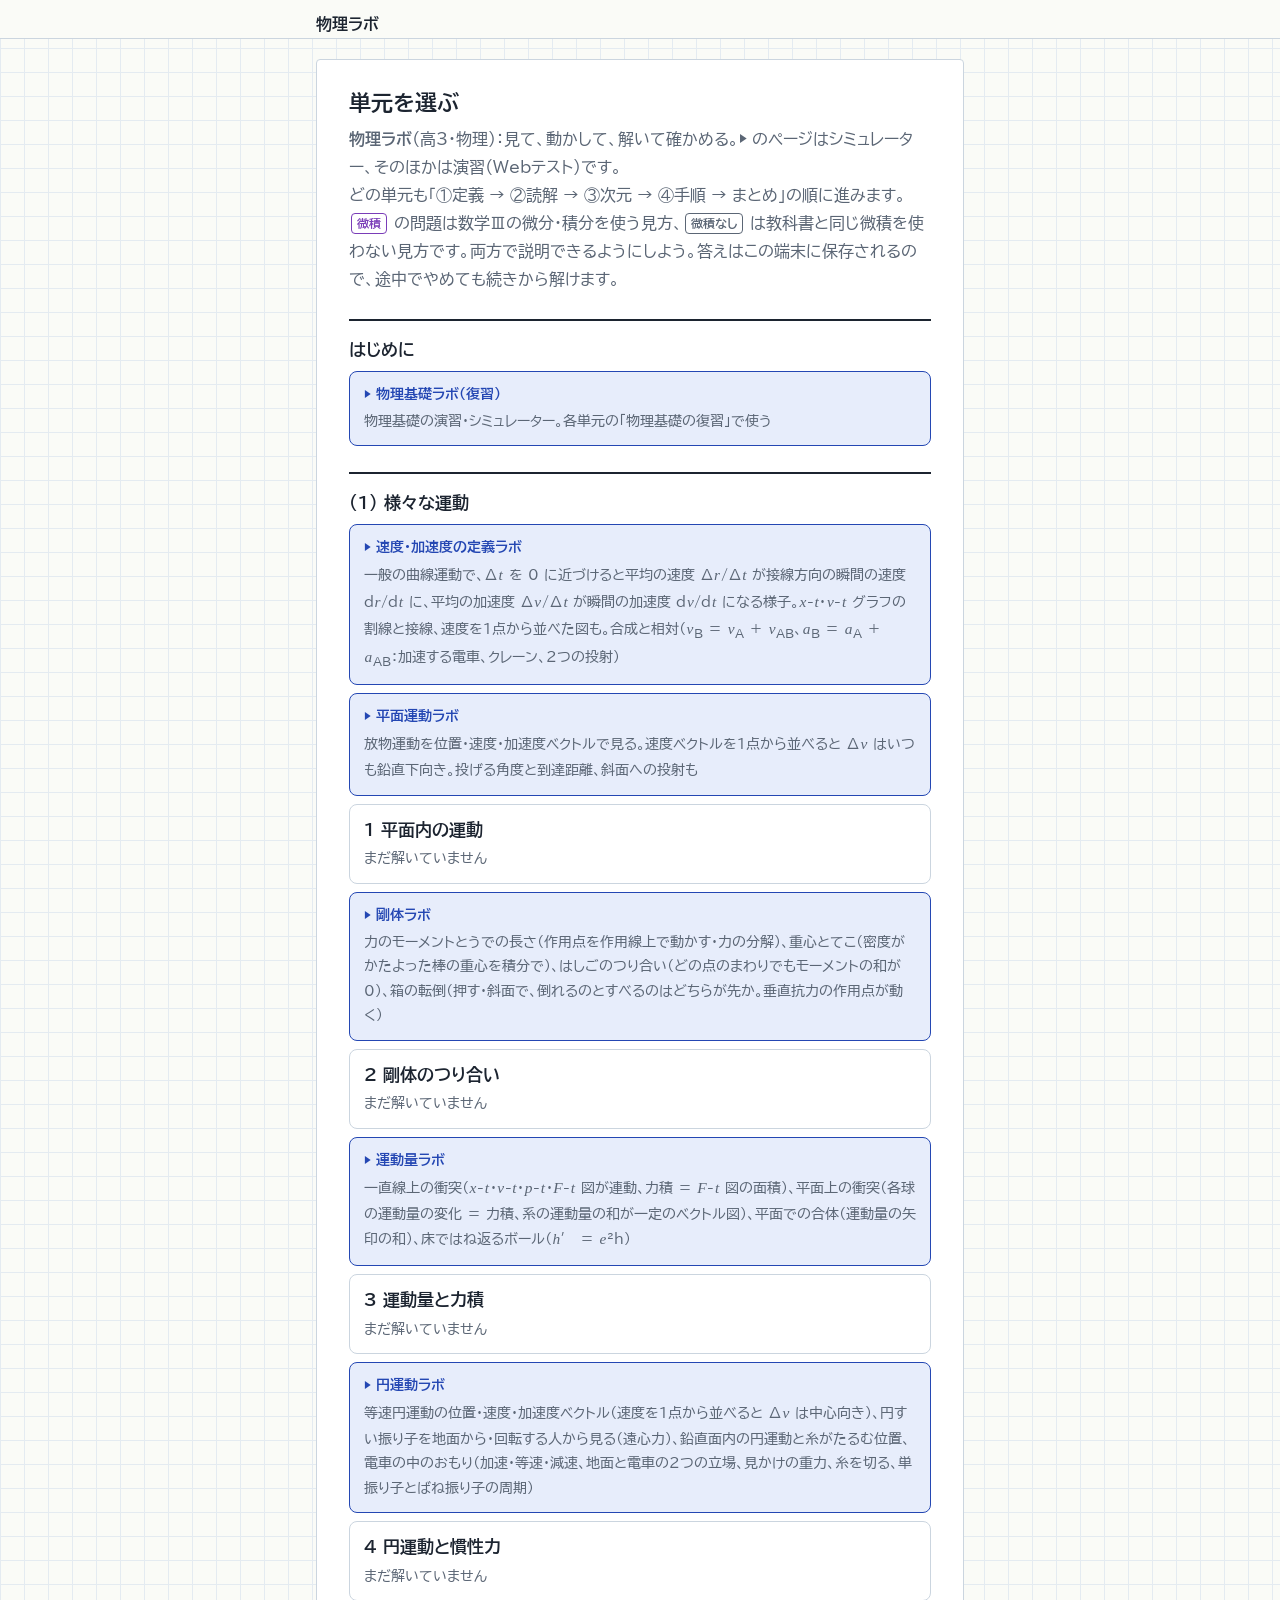
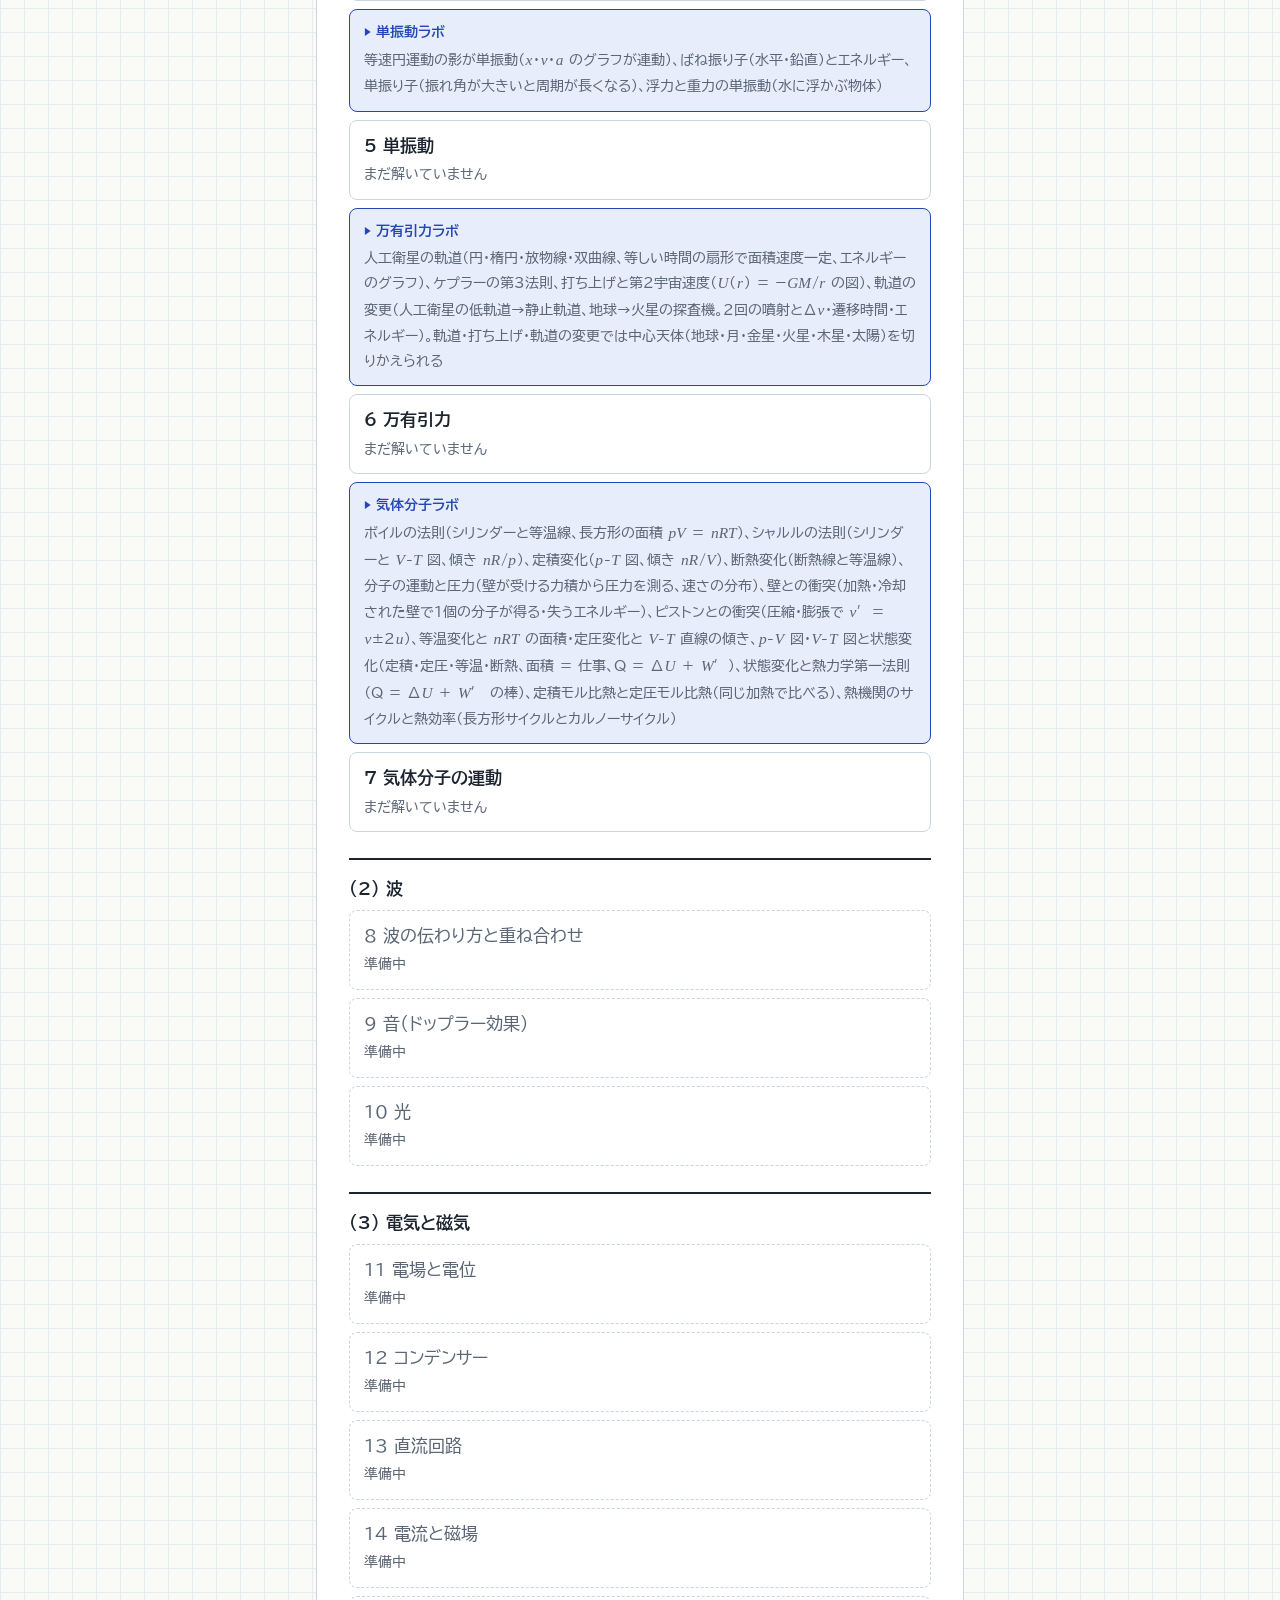
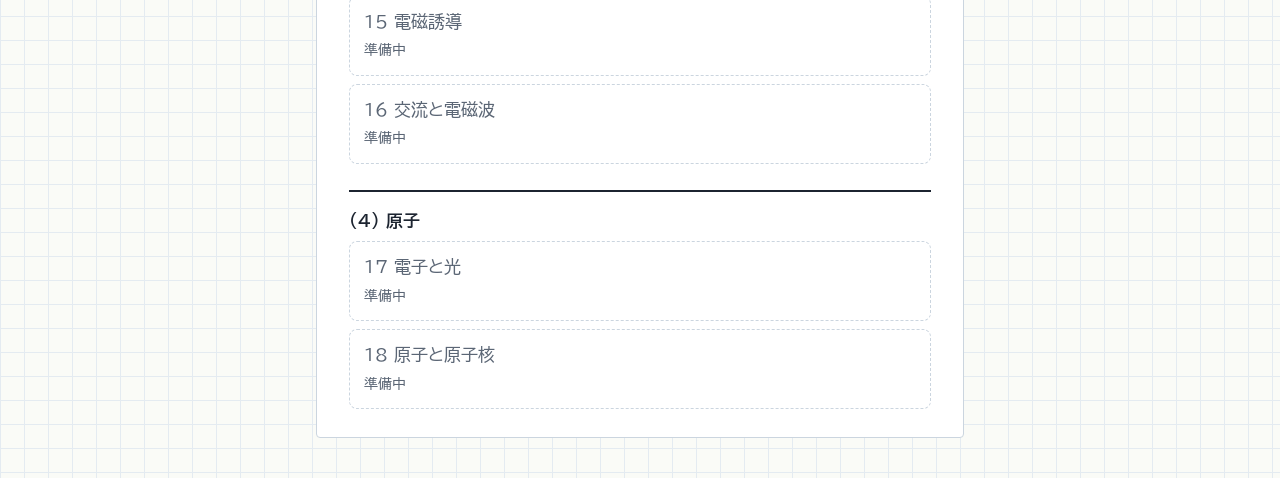
<file: index.html>
<!DOCTYPE html>
<html lang="ja">
<head>
<meta charset="UTF-8">
<meta name="viewport" content="width=device-width, initial-scale=1, viewport-fit=cover">
<title>物理ラボ</title>
<link rel="icon" href="data:image/svg+xml,<svg xmlns='http://www.w3.org/2000/svg' viewBox='0 0 100 100'><text y='.9em' font-size='90'>🪐</text></svg>">
<link rel="preconnect" href="https://fonts.googleapis.com">
<link rel="preconnect" href="https://fonts.gstatic.com" crossorigin>
<link href="https://fonts.googleapis.com/css2?family=BIZ+UDPGothic:wght@400;700&family=Klee+One:wght@600&display=swap" rel="stylesheet">
<link rel="stylesheet" href="css/style.css">
</head>
<body>
<header class="top">
  <div class="top-inner">
    <div class="title-row">
      <a href="#/" class="home" id="homeLink">物理ラボ</a>
      <span class="score-mini" id="scoreMini"></span>
    </div>
    <div id="unitBar" hidden>
      <h1 id="unitTitle"></h1>
      <div class="progress" aria-hidden="true"><span id="progBar"></span></div>
      <nav class="tabs" id="tabs" role="tablist" aria-label="単元の層"></nav>
    </div>
  </div>
</header>
<main id="main"><p class="loading">読み込み中…</p></main>

<!-- 単元の一覧（単元を追加したらここに1行書く） -->
<script src="js/index.js"></script>
<!-- 単元ファイル用の共通部品（物理量の斜体・分数・微積タグなど） -->
<script src="js/italic.js"></script>
<script src="js/kit.js"></script>
<!-- アプリ本体（通常は編集不要） -->
<script src="js/app.js"></script>
</body>
</html>
</file>
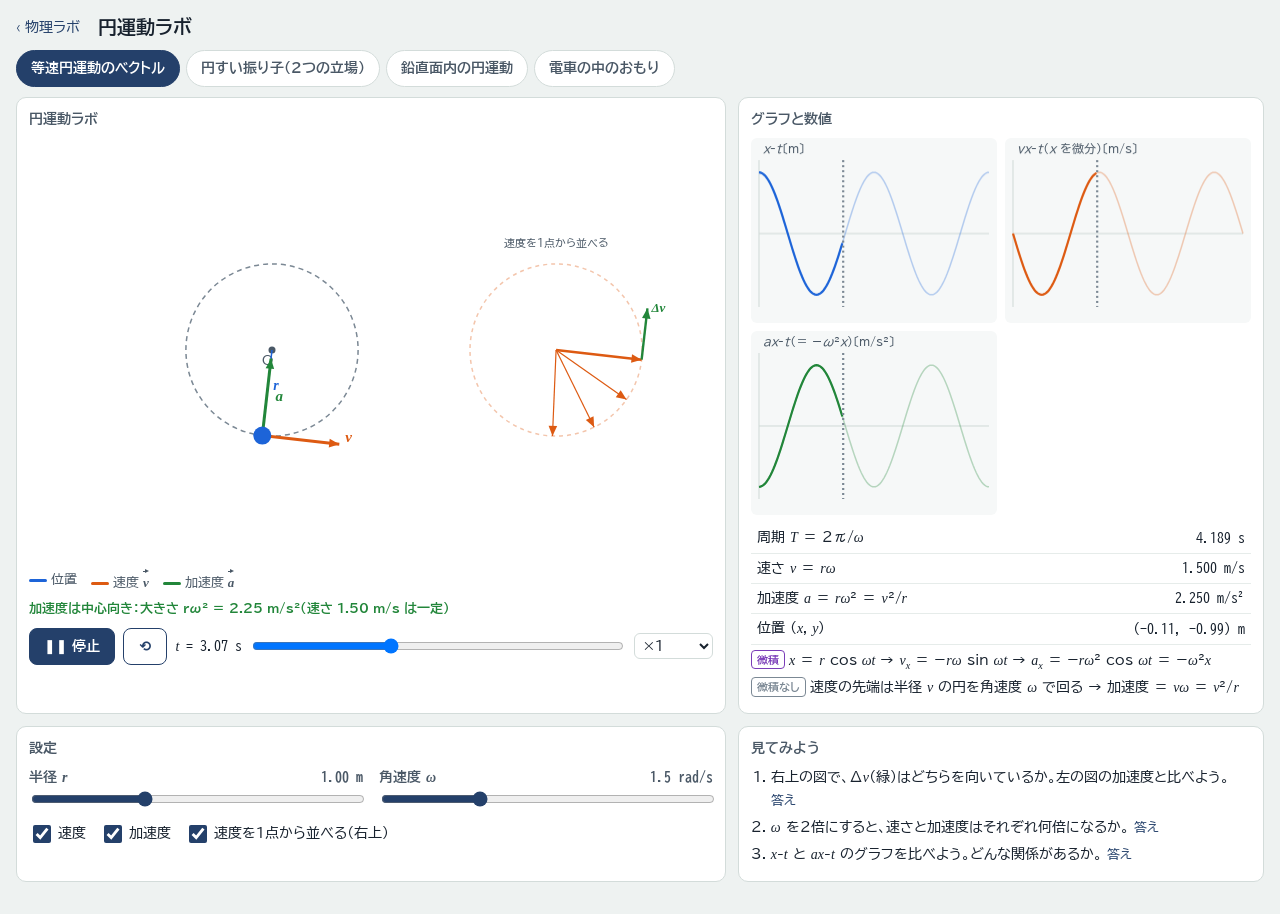
<file: anim/circular.html>
<!doctype html>
<html lang="ja">
<head>
<meta charset="utf-8">
<meta name="viewport" content="width=device-width, initial-scale=1, viewport-fit=cover">
<title>円運動ラボ</title>
<link rel="preconnect" href="https://fonts.googleapis.com">
<link rel="preconnect" href="https://fonts.gstatic.com" crossorigin>
<link rel="stylesheet" href="https://fonts.googleapis.com/css2?family=BIZ+UDGothic&family=BIZ+UDPGothic:wght@400;700&display=swap">
<link rel="stylesheet" href="lab.css">
<script src="../js/italic.js"></script>
<script src="lab-common.js"></script>
</head>
<body>
<script>
(function(){
"use strict";
const {f, S, css, prep, arrow, label, symFont, uiFont, numFont, fit, disc, table, graph} = LAB;
const V = s => `<span class="va">${s}</span>`;   // 文字の上に → をつけたベクトル記号
const G = 9.8, PI2 = Math.PI*2;

/* ---------- 等速円運動 ---------- */
const uniform = {
  label:"等速円運動のベクトル",
  params:[["r","半径 "+S("r"),0.5,2,0.05,"m",2,1],["w","角速度 "+S("ω"),0.5,4,0.1,"rad/s",1,1.5]],
  toggles:[["vel","速度",true],["acc","加速度",true],["hodo","速度を1点から並べる（右上）",true]],
  timed:true, graphs:3,
  legend:`<span><i style="background:var(--pos)"></i>位置</span><span><i style="background:var(--vel)"></i>速度 ${V("v")}</span><span><i style="background:var(--acc)"></i>加速度 ${V("a")}</span>`,
  reset(){}, duration(P){ return 2*PI2/P.w; }, step(){},
  draw(ctx){
    const {P, t, T} = ctx; const {c, w, h} = prep(ctx.stage);
    const ph = P.w*t, x = P.r*Math.cos(ph), y = P.r*Math.sin(ph), vmag = P.r*P.w, amag = P.r*P.w*P.w;
    const wide = w > h*1.25;
    const tf = fit(w, h, wide ? {x0:-2.3, x1:4.6, y0:-2.3, y1:2.3} : {x0:-2.3, x1:2.3, y0:-2.3, y1:2.3});
    const ink2 = css("--ink2"), ink3 = css("--ink3"), pos = css("--pos"), vel = css("--vel"), acc = css("--acc");
    c.strokeStyle = ink3; c.setLineDash([5,4]); c.beginPath(); c.arc(tf.X(0), tf.Y(0), P.r*tf.s, 0, PI2); c.stroke(); c.setLineDash([]);
    disc(c, tf.X(0), tf.Y(0), 3.5, ink2); label(c, "O", tf.X(0)-10, tf.Y(0)+10, ink2);
    c.strokeStyle = pos; c.lineWidth = 1.5; c.beginPath(); c.moveTo(tf.X(0), tf.Y(0)); c.lineTo(tf.X(x), tf.Y(y)); c.stroke();
    label(c, "r", tf.X(x/2) + 6, tf.Y(y/2) - 6, pos, "left", symFont(14, true));
    const kv = 0.9/Math.max(vmag, 0.5), ka = 0.9/Math.max(amag, 0.5);
    if(T.vel){ arrow(c, tf.X(x), tf.Y(y), tf.X(x - P.w*y*kv*P.r/P.r), tf.Y(y + P.w*x*kv), vel, 3); label(c, "v", tf.X(x - P.w*y*kv) + 6, tf.Y(y + P.w*x*kv) - 6, vel, "left", symFont(15, true)); }
    if(T.acc){ arrow(c, tf.X(x), tf.Y(y), tf.X(x - P.w*P.w*x*ka), tf.Y(y - P.w*P.w*y*ka), acc, 3); label(c, "a", tf.X(x - P.w*P.w*x*ka*0.6) + 8, tf.Y(y - P.w*P.w*y*ka*0.6) + 8, acc, "left", symFont(15, true)); }
    disc(c, tf.X(x), tf.Y(y), 9, pos);
    // hodograph: velocities drawn from one point
    if(T.hodo){
      const cx = wide ? 3.3 : 1.3, cy = wide ? 0 : 1.3, R = wide ? 1.0 : 0.75, k = R/vmag;
      c.fillStyle = css("--surface"); c.globalAlpha = wide ? 0 : 0.9; c.fillRect(tf.X(cx - R - 0.25), tf.Y(cy + R + 0.4), (2*R + 0.5)*tf.s, (2*R + 0.6)*tf.s); c.globalAlpha = 1;
      label(c, "速度を1点から並べる", tf.X(cx), tf.Y(cy + R + 0.25), ink2, "center", uiFont(11));
      c.strokeStyle = vel; c.globalAlpha = 0.35; c.setLineDash([4,4]); c.beginPath(); c.arc(tf.X(cx), tf.Y(cy), R*tf.s, 0, PI2); c.stroke(); c.setLineDash([]); c.globalAlpha = 1;
      const dth = 0.5;
      for(let s = ph - 3*dth; s <= ph + 1e-9; s += dth){
        const vx = -Math.sin(s)*R, vy = Math.cos(s)*R;
        arrow(c, tf.X(cx), tf.Y(cy), tf.X(cx + vx), tf.Y(cy + vy), vel, Math.abs(s - ph) < 1e-6 ? 2.6 : 1.2);
      }
      const ax = -Math.cos(ph)*R*0.6, ay = -Math.sin(ph)*R*0.6, tipx = cx - Math.sin(ph)*R, tipy = cy + Math.cos(ph)*R;
      if(T.acc){ arrow(c, tf.X(tipx), tf.Y(tipy), tf.X(tipx + ax), tf.Y(tipy + ay), acc, 2.4); label(c, "Δv", tf.X(tipx + ax) + 4, tf.Y(tipy + ay), acc, "left", symFont(13, true)); }
    }
    ctx.banner(`加速度は中心向き：大きさ rω² ＝ ${f(amag,2)} m/s²（速さ ${f(vmag,2)} m/s は一定）`, "--acc");
    const D = ctx.dur;
    graph(ctx.graphs[0], {title:"x-t", unit:"m", tmax:D, t, series:[{fn:s => P.r*Math.cos(P.w*s), color:"--pos"}]});
    graph(ctx.graphs[1], {title:"vx-t（x を微分）", unit:"m/s", tmax:D, t, series:[{fn:s => -P.r*P.w*Math.sin(P.w*s), color:"--vel"}]});
    graph(ctx.graphs[2], {title:"ax-t（＝ −ω²x）", unit:"m/s²", tmax:D, t, series:[{fn:s => -P.r*P.w*P.w*Math.cos(P.w*s), color:"--acc"}]});
    ctx.ro(table([[`周期 ${S("T")} ＝ 2π/${S("ω")}`, `${f(PI2/P.w,3)} s`], [`速さ ${S("v")} ＝ ${S("r")}${S("ω")}`, `${f(vmag,3)} m/s`], [`加速度 ${S("a")} ＝ ${S("r")}${S("ω")}² ＝ ${S("v")}²/${S("r")}`, `${f(amag,3)} m/s²`], [`位置 (${S("x")}, ${S("y")})`, `(${f(x,2)}, ${f(y,2)}) m`]]));
    ctx.eqs(`<p class="eq"><span class="tag c">微積</span>${S("x")} ＝ ${S("r")} cos ${S("ω")}${S("t")} → ${S("v")}<sub>x</sub> ＝ −${S("r")}${S("ω")} sin ${S("ω")}${S("t")} → ${S("a")}<sub>x</sub> ＝ −${S("r")}${S("ω")}² cos ${S("ω")}${S("t")} ＝ −${S("ω")}²${S("x")}</p>
      <p class="eq"><span class="tag n">微積なし</span>速度の先端は半径 ${S("v")} の円を角速度 ${S("ω")} で回る → 加速度 ＝ ${S("v")}${S("ω")} ＝ ${S("v")}²/${S("r")}</p>`);
  },
  asks:[
    ["右上の図で、Δv（緑）はどちらを向いているか。左の図の加速度と比べよう。", "円の中心向き。速度ベクトルの先端が回るときの「速度の速度」が加速度。"],
    ["ω を2倍にすると、速さと加速度はそれぞれ何倍になるか。", "速さ rω は2倍、加速度 rω² は4倍。"],
    ["x-t と ax-t のグラフを比べよう。どんな関係があるか。", "ax ＝ −ω²x（形が上下逆）。単振動（単元5）と同じ関係。"]
  ]
};

/* ---------- 円すい振り子 ---------- */
const conical = {
  label:"円すい振り子（2つの立場）",
  params:[["L","糸の長さ "+S("L"),0.3,2,0.05,"m",2,1],["th","鉛直とのなす角 "+S("θ"),5,80,1,"°",0,60],["m","質量 "+S("m"),0.05,1,0.05,"kg",2,0.2]],
  toggles:[["rot","回転する人から見る（遠心力）",false],["sum","合力（向心力）",true]],
  timed:true, graphs:0, aspect:"16/9",
  legend:`<span><i style="background:var(--vel)"></i>張力 ${S("S")}</span><span><i style="background:var(--acc)"></i>重力 ${S("m")}${S("g")}</span><span><i style="background:var(--hl2)"></i>合力 ＝ 向心力 または 遠心力</span>`,
  reset(){}, duration(P){ const th = P.th*Math.PI/180; return 3*PI2*Math.sqrt(P.L*Math.cos(th)/G); }, step(){},
  draw(ctx){
    const {P, t, T} = ctx; const {c, w, h} = prep(ctx.stage);
    const th = P.th*Math.PI/180, r = P.L*Math.sin(th), hh = P.L*Math.cos(th), om = Math.sqrt(G/hh), Sx = P.m*G/Math.cos(th);
    const ph = T.rot ? 0 : om*t;   // 回転する立場では小球は止まって見える
    const ext = Math.max(r + 0.3*P.L, 0.5*P.L); const tf = fit(w, h, {x0:-ext, x1:ext, y0:-(hh + 0.38*P.L), y1:0.12*P.L});
    const ink2 = css("--ink2"), ink3 = css("--ink3"), pos = css("--pos"), vel = css("--vel"), acc = css("--acc"), hl2 = css("--hl2");
    const sq = 0.25, bx = r*Math.cos(ph), bz = r*Math.sin(ph), sx = tf.X(bx), sy = tf.Y(-hh + sq*bz);
    c.strokeStyle = ink2; c.lineWidth = 3; c.beginPath(); c.moveTo(tf.X(-0.4), tf.Y(0)); c.lineTo(tf.X(0.4), tf.Y(0)); c.stroke();
    c.strokeStyle = ink3; c.lineWidth = 1; c.setLineDash([4,4]); c.beginPath(); c.moveTo(tf.X(0), tf.Y(0)); c.lineTo(tf.X(0), tf.Y(-hh - 0.3)); c.stroke();
    c.beginPath(); c.ellipse(tf.X(0), tf.Y(-hh), r*tf.s, sq*r*tf.s, 0, 0, PI2); c.stroke(); c.setLineDash([]);
    c.strokeStyle = ink2; c.lineWidth = 1.6; c.beginPath(); c.moveTo(tf.X(0), tf.Y(0)); c.lineTo(sx, sy); c.stroke();
    // forces (scaled by mg)
    const k = 0.3*P.L/(P.m*G);
    const ux = -bx/P.L, uy = (hh - sq*bz*0)/P.L;     // string direction toward pivot (projected)
    arrow(c, sx, sy, sx + (-bx)/P.L*Sx*k*tf.s, sy - hh/P.L*Sx*k*tf.s, vel, 2.8);
    label(c, "S", sx + (-bx)/P.L*Sx*k*tf.s - 8, sy - hh/P.L*Sx*k*tf.s - 4, vel, "right", symFont(15, true));
    arrow(c, sx, sy, sx, sy + P.m*G*k*tf.s, acc, 2.8); label(c, "mg", sx + 6, sy + P.m*G*k*tf.s, acc, "left", symFont(14, true));
    const Fc = P.m*r*om*om;
    if(T.sum && !T.rot){ arrow(c, sx, sy, sx - bx/r*Fc*k*tf.s, sy, hl2, 2.6, [6,3]); label(c, "合力（向心力）", sx - bx/r*Fc*k*tf.s/2, sy + 14, hl2, "center", uiFont(12)); }
    if(T.rot){ arrow(c, sx, sy, sx + bx/r*Fc*k*tf.s, sy, hl2, 2.8); label(c, "遠心力 mrω²", sx + bx/r*Fc*k*tf.s, sy - 12, hl2, "center", uiFont(12)); }
    disc(c, sx, sy, 9, pos);
    label(c, "θ", tf.X(0.12), tf.Y(-0.32), ink2, "left", symFont(14));
    ctx.banner(T.rot ? "回転する人から見る：小球は静止。張力・重力・遠心力がつり合う" : "地面から見る：張力と重力の合力（水平・中心向き）が向心力として円運動させる", T.rot ? "--hl2" : "--ui");
    ctx.ro(table([[`半径 ${S("r")} ＝ ${S("L")} sin ${S("θ")}`, `${f(r,3)} m`], [`高さ ${S("h")} ＝ ${S("L")} cos ${S("θ")}`, `${f(hh,3)} m`], [`張力 ${S("S")} ＝ ${S("m")}${S("g")}/cos ${S("θ")}`, `${f(Sx,3)} N`],
      [`角速度 ${S("ω")} ＝ √(${S("g")}/${S("h")})`, `${f(om,3)} rad/s`], [`周期 2π√(${S("h")}/${S("g")})`, `${f(PI2/om,3)} s`], [`向心力 ${S("m")}${S("r")}${S("ω")}² ＝ ${S("m")}${S("g")} tan ${S("θ")}`, `${f(Fc,3)} N`]]));
    ctx.eqs(`<p class="eq">鉛直：${S("S")} cos ${S("θ")} ＝ ${S("m")}${S("g")}　水平：${S("S")} sin ${S("θ")} ＝ ${S("m")}${S("r")}${S("ω")}²${T.rot ? "（回転する人から見ると、遠心力とのつり合い）" : "（地面から見た運動方程式）"}</p>`);
  },
  asks:[
    ["「回転する人から見る」を切りかえよう。水平方向の式はどちらの立場でも同じになるか。", "同じ（S sin θ ＝ mrω²）。地面からは運動方程式、回転する人からは遠心力とのつり合い。"],
    ["糸の長さを変えずに θ を大きくしよう。周期はどうなるか。", "短くなる。周期 2π√(h/g) は高さ h ＝ L cos θ だけで決まる。"],
    ["質量を変えると周期は変わるか。", "変わらない。張力も向心力も m に比例するので約分される。"]
  ]
};

/* ---------- 鉛直面内の円運動 ---------- */
const vertical = {
  label:"鉛直面内の円運動",
  params:[["r","糸の長さ "+S("r"),0.3,1.5,0.05,"m",2,0.4],["v0","最下点での速さ "+S("v")+"<sub>0</sub>",1,8,0.01,"m/s",2,4.43],["m","質量 "+S("m"),0.05,1,0.05,"kg",2,0.1]],
  timed:true, graphs:2, dt:1/1000,
  legend:`<span><i style="background:var(--vel)"></i>張力 ${S("S")}</span><span><i style="background:var(--acc)"></i>重力</span><span><i style="background:var(--pos)"></i>小球</span>`,
  reset(P, St){ St.mode = "circle"; St.th = 0; St.om = P.v0/P.r; St.x = 0; St.y = -P.r; St.vx = P.v0; St.vy = 0; St.trace = []; St.ts = []; St.last = -1; St.minS = Infinity; St.slackAt = null; },
  duration(){ return 4; },
  step(P, St, dt, t){
    if(St.mode === "circle"){
      // θ は最下点から反時計回り
      const al = -G/P.r*Math.sin(St.th);
      St.om += al*dt; St.th += St.om*dt;
      St.x = P.r*Math.sin(St.th); St.y = -P.r*Math.cos(St.th);
      const v = P.r*St.om; St.vx = v*Math.cos(St.th); St.vy = v*Math.sin(St.th);
      St.S = P.m*v*v/P.r + P.m*G*Math.cos(St.th);
      if(St.S < 0){ St.mode = "free"; St.slackAt = {t, th:St.th, x:St.x, y:St.y}; St.S = 0; }
    } else if(St.mode === "free"){
      St.vy -= G*dt; St.x += St.vx*dt; St.y += St.vy*dt; St.S = 0;
      if(Math.hypot(St.x, St.y) >= P.r*0.999 && t - St.slackAt.t > 0.05){ St.mode = "taut"; }
    }
    if(St.mode !== "taut" && t - St.last >= 0.01){ St.ts.push([t, St.S || 0, Math.hypot(St.vx, St.vy)]); St.trace.push([St.x, St.y]); St.last = t; }
  },
  draw(ctx){
    const {P, S:St, t} = ctx; const {c, w, h} = prep(ctx.stage);
    const tf = fit(w, h, {x0:-1.4*P.r - 0.3, x1:1.4*P.r + 0.3, y0:-1.3*P.r - 0.3, y1:1.3*P.r + 0.2});
    const ink2 = css("--ink2"), ink3 = css("--ink3"), pos = css("--pos"), vel = css("--vel"), acc = css("--acc");
    c.strokeStyle = ink3; c.setLineDash([5,4]); c.beginPath(); c.arc(tf.X(0), tf.Y(0), P.r*tf.s, 0, PI2); c.stroke(); c.setLineDash([]);
    disc(c, tf.X(0), tf.Y(0), 4, ink2);
    c.strokeStyle = pos; c.globalAlpha = 0.4; c.lineWidth = 1.5; c.beginPath(); St.trace.forEach((p, i) => i ? c.lineTo(tf.X(p[0]), tf.Y(p[1])) : c.moveTo(tf.X(p[0]), tf.Y(p[1]))); c.stroke(); c.globalAlpha = 1;
    const bx = tf.X(St.x), by = tf.Y(St.y), slack = St.mode !== "circle";
    c.strokeStyle = ink2; c.lineWidth = 1.6; c.setLineDash(slack ? [3,4] : []);
    c.beginPath(); c.moveTo(tf.X(0), tf.Y(0));
    if(slack){ const mx = (St.x)/2, my = (St.y)/2 - 0.15*P.r; c.quadraticCurveTo(tf.X(mx), tf.Y(my), bx, by); } else c.lineTo(bx, by);
    c.stroke(); c.setLineDash([]);
    const k = 0.6*P.r/(P.m*G)*tf.s/3;
    if(!slack && St.S > 0){ const d = Math.hypot(St.x, St.y); arrow(c, bx, by, bx - St.x/d*St.S*k, by + St.y/d*St.S*k, vel, 2.8); label(c, `S ${f(St.S,2)} N`, bx - St.x/d*St.S*k + 6, by + St.y/d*St.S*k - 8, vel, "left", numFont(11)); }
    arrow(c, bx, by, bx, by + P.m*G*k, acc, 2.4);
    disc(c, bx, by, 9, pos);
    const vmin = Math.sqrt(5*G*P.r);
    if(St.mode === "circle") ctx.banner(P.v0 >= vmin - 1e-9 ? `1周できる（v₀ ≧ √(5gr) ＝ ${f(vmin,2)} m/s）` : `v₀ ＜ √(5gr) ＝ ${f(vmin,2)} m/s：どこかで糸がたるむ、または上がりきらない`, P.v0 >= vmin - 1e-9 ? "--acc" : "--ink2");
    else ctx.banner(`糸がたるんだ（張力 0）：最下点から ${f(St.slackAt.th*180/Math.PI,0)}° の位置。そのあとは放物運動${St.mode === "taut" ? "。糸が再び張ったところで計算を止めた" : ""}`, "--neg");
    const D = ctx.dur;
    graph(ctx.graphs[0], {title:"張力 S-t", unit:"N", tmax:D, t, series:[{pts:St.ts.map(p => [p[0], p[1]]), color:"--vel"}]});
    graph(ctx.graphs[1], {title:"速さ v-t", unit:"m/s", tmax:D, t, ylo:0, yhi:P.v0*1.1, series:[{pts:St.ts.map(p => [p[0], p[2]]), color:"--pos"}]});
    const vtop2 = P.v0*P.v0 - 4*G*P.r;
    ctx.ro(table([[`最下点の張力 ${S("m")}${S("g")} ＋ ${S("m")}${S("v")}<sub>0</sub>²/${S("r")}`, `${f(P.m*G + P.m*P.v0*P.v0/P.r,3)} N`],
      [`糸が水平の位置の張力`, P.v0*P.v0 - 2*G*P.r >= 0 ? `${f(P.m*(P.v0*P.v0 - 2*G*P.r)/P.r,3)} N` : "届かない"],
      [`最高点の速さ（届くなら）`, vtop2 >= 0 ? `${f(Math.sqrt(vtop2),3)} m/s` : "届かない"], [`最高点の張力`, vtop2 >= 0 ? `${f(P.m*vtop2/P.r - P.m*G,3)} N` : "—"], [`1周に必要な最小の ${S("v")}<sub>0</sub> ＝ √(5${S("g")}${S("r")})`, `${f(vmin,3)} m/s`]]));
    ctx.eqs(`<p class="eq">速さ（エネルギー保存）：${S("v")}² ＝ ${S("v")}<sub>0</sub>² − 2${S("g")}${S("r")}(1 − cos ${S("θ")})</p><p class="eq">中心方向：${S("S")} − ${S("m")}${S("g")} cos ${S("θ")} ＝ ${S("m")}${S("v")}²/${S("r")}（${S("θ")}：最下点からの角）　→ ${S("S")} ＜ 0 になったら糸がたるむ</p>`);
  },
  asks:[
    ["v₀ ＝ √(5gr) ちょうど（r ＝ 0.40 m なら 4.43 m/s）で回そう。最高点の張力は？", "0。最高点では重力だけで向心力をまかなっている（v ＝ √(gr)）。"],
    ["v₀ を 4.0 m/s に下げよう。どこで、どうなるか。", "糸が水平より上の位置で張力が 0 になり、糸がたるんで放物運動になる。"],
    ["張力のグラフで、最下点の張力は最高点の張力より何 N 大きいか（1周するとき）。", "6mg 大きい（v₀ によらない）。"]
  ]
};

/* ---------- 電車の中のおもり（慣性系と非慣性系） ---------- */
function fitR(R, b, pad=14){
  const bw = Math.max(b.x1 - b.x0, 1e-6), bh = Math.max(b.y1 - b.y0, 1e-6);
  const s = Math.min((R.w - 2*pad)/bw, (R.h - 2*pad)/bh);
  const ox = R.x + (R.w - bw*s)/2, oy = R.y + (R.h - bh*s)/2;
  return {s, X:x => ox + (x - b.x0)*s, Y:y => oy + bh*s - (y - b.y0)*s};
}
function frac(a, b){ return `<span style="display:inline-flex;flex-direction:column;vertical-align:middle;text-align:center;font-size:.92em;line-height:1.15;margin:0 2px"><span style="border-bottom:1px solid currentColor;padding:0 2px">${a}</span><span>${b}</span></span>`; }
const PIV = 2.7, CAR = 3.2, RB = 0.12;            // つり下げ点の高さ・電車の半分の長さ・おもりの半径〔m〕
const TV0 = {acc:0, const:4, dec:12};             // 電車のはじめの速さ〔m/s〕
/* はじめから終わりまでを計算しておく（電車の中から見た運動を、慣性力を入れて解く） */
function trainSim(P){
  const aTr = v => P.motion === "acc" ? P.a : P.motion === "dec" ? (v > 1e-9 ? -P.a : 0) : 0;
  const m = P.m, L = P.L, h = 1/600, cut = P.obj === "cut", tcut = 1.5;
  const a0 = aTr(TV0[P.motion]), ge0 = Math.hypot(G, a0), ue = [-a0/ge0, -G/ge0];   // はじめの見かけの重力の向き
  let s = {t:0, xt:0, vt:TV0[P.motion], ph:0, om:0, r:[0,0], v:[0,0], cut:false, landed:false};
  const phe = Math.atan2(-a0, G);
  if(P.obj === "pend") s.ph = -P.th0*Math.PI/180;
  if(P.obj === "rest" || cut) s.ph = phe;
  if(P.obj === "spring"){ const re = P.L + m*ge0/P.k + P.A; s.r = [ue[0]*re, ue[1]*re]; }
  else s.r = [L*Math.sin(s.ph), -L*Math.cos(s.ph)];
  const dur = cut ? 6 : 6;
  const out = [];
  // 張力（ベクトル）と、電車から見た加速度
  const forces = (s, at) => {
    if(s.cut){ return {T:[0,0], ar:s.landed ? [0,0] : [-at, -G]}; }
    if(P.obj === "spring"){ const R = Math.hypot(s.r[0], s.r[1]), Tm = P.k*(R - P.L); const T = [-Tm*s.r[0]/R, -Tm*s.r[1]/R]; return {T, ar:[T[0]/m - at, T[1]/m - G]}; }
    const sn = Math.sin(s.ph), cs = Math.cos(s.ph), u = [-sn, cs];                    // おもり → つり下げ点
    const Tm = m*(G*cs - at*sn + L*s.om*s.om), T = [Tm*u[0], Tm*u[1]];
    return {T, ar:[T[0]/m - at, T[1]/m - G]};
  };
  let k = 0, endT = dur;
  while(s.t <= endT + 1e-9){
    const at = aTr(s.vt), F = forces(s, at);
    if(k % 5 === 0) out.push({t:s.t, xt:s.xt, vt:s.vt, at, r:[s.r[0], s.r[1]], v:[s.v[0], s.v[1]], ph:s.ph, om:s.om, T:F.T, ar:F.ar, cut:s.cut, landed:s.landed});
    k++;
    // 電車
    s.vt += at*h; if(P.motion === "dec" && s.vt < 0) s.vt = 0; s.xt += s.vt*h;
    // おもり（電車から見る）
    if(cut && !s.cut && s.t >= tcut){ s.cut = true; s.v = [s.om*L*Math.cos(s.ph), s.om*L*Math.sin(s.ph)]; endT = s.t + 3; }
    if(s.cut){
      if(!s.landed){ s.v[0] += F.ar[0]*h; s.v[1] += F.ar[1]*h; s.r[0] += s.v[0]*h; s.r[1] += s.v[1]*h;
        if(s.r[1] <= -PIV + RB){ s.r[1] = -PIV + RB; s.landed = true; s.v = [0,0]; endT = Math.min(endT, s.t + 1); } }
    } else if(P.obj === "spring"){
      s.v[0] += F.ar[0]*h; s.v[1] += F.ar[1]*h; s.r[0] += s.v[0]*h; s.r[1] += s.v[1]*h;
    } else {
      const al = (-G*Math.sin(s.ph) - at*Math.cos(s.ph))/L; s.om += al*h; s.ph += s.om*h;
      s.r = [L*Math.sin(s.ph), -L*Math.cos(s.ph)]; s.v = [s.om*L*Math.cos(s.ph), s.om*L*Math.sin(s.ph)];
    }
    s.t += h;
  }
  return {out, dur:out[out.length - 1].t, tcut, cut};
}
function sampleAt(S, t){ const o = S.out, i = Math.max(0, Math.min(o.length - 1, Math.round(t*120))); return o[i]; }
/* 振り子の振れ角・ばねの長さの山から周期を測る */
function measurePeriod(S, fn){
  const o = S.out, peaks = [];
  for(let i = 12; i < o.length - 12; i++){ const b = fn(o[i]); let top = true; for(let j = i - 12; j <= i + 12; j++){ if(j !== i && fn(o[j]) >= b){ top = false; break; } } if(top && (fn(o[i-12]) < b - 1e-5)) peaks.push(o[i].t); }
  return peaks.length >= 2 ? (peaks[peaks.length - 1] - peaks[0])/(peaks.length - 1) : null;
}
function zig(c, x1, y1, x2, y2, n, amp, col){
  const L = Math.hypot(x2-x1, y2-y1) || 1, ux = (x2-x1)/L, uy = (y2-y1)/L, nx = -uy, ny = ux, lead = Math.min(8, L*0.1);
  c.strokeStyle = col; c.lineWidth = 1.6; c.beginPath(); c.moveTo(x1, y1); c.lineTo(x1 + ux*lead, y1 + uy*lead);
  for(let i = 1; i < 2*n; i++){ const s = lead + (L - 2*lead)*i/(2*n), sg = i % 2 ? 1 : -1; c.lineTo(x1 + ux*s + nx*amp*sg, y1 + uy*s + ny*amp*sg); }
  c.lineTo(x2 - ux*lead, y2 - uy*lead); c.lineTo(x2, y2); c.stroke();
}
function vsym(c, base, sub, x, y, col, px=13){
  c.save(); c.fillStyle = col; c.textBaseline = "middle"; c.textAlign = "left";
  c.font = symFont(px, true); const w1 = c.measureText(base).width; c.font = uiFont(11); const w2 = c.measureText(sub).width;
  const x0 = x - (w1 + w2)/2; c.font = symFont(px, true); c.fillText(base, x0, y); c.font = uiFont(11); c.fillText(sub, x0 + w1 + 1, y + 4); c.restore();
}
const train = {
  label:"電車の中のおもり",
  params:[["a","電車の加速度の大きさ "+S("a"),0,9.8,0.1,"m/s²",1,3],["L","糸の長さ（ばねは自然の長さ）",0.5,2.2,0.05,"m",2,1.5],["th0","はじめの振れ角 θ（後ろ向き正）",-40,40,1,"°",0,0],
          ["m","おもりの質量 "+S("m"),0.1,2,0.05,"kg",2,0.5],["k","ばね定数 "+S("k"),5,100,1,"N/m",0,20],["A","ばねを引く長さ",0,0.4,0.01,"m",2,0.2]],
  selects:[["motion","電車の動き",[["acc","加速（前向き）"],["const","等速"],["dec","減速（止まったら停車）"]],"acc"],
           ["obj","おもり",[["pend","単振り子（はじめは電車に対して静止）"],["rest","傾いたつり合いの位置で静止"],["cut","つり合いで静止 → 1.5 s 後に糸を切る"],["spring","ばねでつるし、見かけの重力の向きに引いて放す"]],"pend"],
           ["view","説明する立場",[["train","電車の中の人（非慣性系）"],["ground","地面の人（慣性系）"]],"train"]],
  toggles:[["force","おもりにはたらく力",true],["geff","見かけの重力の向き（つり合いの糸の向き）",true],["trail","軌跡と 0.2 s ごとの位置",true]],
  timed:true, graphs:2, dt:1/120,
  legend:`<span><i style="background:var(--pos)"></i>張力・弾性力</span><span><i style="background:var(--acc)"></i>重力 ${S("m")}${V("g")}</span><span><i style="background:var(--hl2)"></i>慣性力 −${S("m")}${V("a")}（電車の中だけ）</span><span><i style="background:var(--vel)"></i>電車の加速度・合力</span>`,
  reset(P, St){ St.T = trainSim(P); },
  duration(P, St){ return St.T.dur; }, step(){},
  draw(ctx){
    const {P, T, t} = ctx, Sm = ctx.S.T, q = sampleAt(Sm, t), gv = P.view === "ground";
    const show = {th0:P.obj === "pend", k:P.obj === "spring", A:P.obj === "spring", a:P.motion !== "const"};
    ["th0","k","A","a"].forEach(key => { const el = document.getElementById("c-"+key); if(el) el.closest(".ctrl").hidden = !show[key]; });
    const ar = window.innerWidth < 600 ? "3 / 4" : "16 / 10"; if(ctx.stage.style.aspectRatio !== ar) ctx.stage.style.aspectRatio = ar;
    const {c, w, h} = prep(ctx.stage);
    const ink2 = css("--ink2"), ink3 = css("--ink3"), pos = css("--pos"), vel = css("--vel"), hl2 = css("--hl2"), acc = css("--acc"), grd = css("--ground");
    const side = w > h*1.15;
    const R1 = side ? {x:0, y:0, w:w*0.62, h} : {x:0, y:0, w, h:h*0.58};
    const R2 = side ? {x:w*0.62, y:0, w:w*0.38, h} : {x:0, y:h*0.58, w, h:h*0.42};
    const tf = fitR({x:R1.x, y:R1.y + 16, w:R1.w, h:R1.h - 16}, {x0:-CAR - 0.2, x1:CAR + 0.2, y0:-0.7, y1:3.3}, 6), X = x => tf.X(x), Y = y => tf.Y(y);
    label(c, gv ? "地面の人の説明（カメラは電車を追う・軌跡は地面に残る）" : "電車の中の人の説明（電車に対する運動）", R1.x + 6, R1.y + 10, ink2, "left", uiFont(12, true));
    c.save(); c.beginPath(); c.rect(R1.x, R1.y + 18, R1.w, R1.h - 18); c.clip();
    // 地面（目盛りは地面に固定。電車が動くと流れる）
    c.strokeStyle = grd; c.lineWidth = 2; c.beginPath(); c.moveTo(R1.x, Y(-0.45)); c.lineTo(R1.x + R1.w, Y(-0.45)); c.stroke();
    c.lineWidth = 1; const x0g = q.xt - CAR - 1;
    for(let gx = Math.floor(x0g); gx <= q.xt + CAR + 1; gx++){ const sx = X(gx - q.xt); c.beginPath(); c.moveTo(sx, Y(-0.45)); c.lineTo(sx - 6, Y(-0.65)); c.stroke(); if(gx % 5 === 0){ c.fillStyle = ink3; c.fillRect(sx - 1, Y(-0.45) - 18, 2, 18); } }
    // 電車
    c.fillStyle = css("--surface2"); c.strokeStyle = ink2; c.lineWidth = 2; c.fillRect(X(-CAR), Y(3.0), 2*CAR*tf.s, 3.0*tf.s); c.strokeRect(X(-CAR), Y(3.0), 2*CAR*tf.s, 3.0*tf.s);
    [-2.2, -1.4, 1.4, 2.2].forEach(wx => disc(c, X(wx), Y(-0.22), 0.2*tf.s, null, ink2));
    c.fillStyle = ink2; c.fillRect(X(-0.25), Y(PIV) - 3, 0.5*tf.s, 3);
    if(Math.abs(q.at) > 1e-9){ const sg = Math.sign(q.at), L = Math.min(1.8, 0.25*Math.abs(q.at) + 0.4); arrow(c, X(0.1*sg), Y(3.25), X((0.1 + L)*sg), Y(3.25), vel, 3); label(c, `電車の加速度 a ＝ ${f(q.at,1)} m/s²`, X(-0.1*sg), Y(3.25), vel, sg > 0 ? "right" : "left", uiFont(11, true)); }
    else label(c, q.vt > 1e-9 ? "電車は等速（加速度 0）" : "電車は止まっている", X(0), Y(3.25), ink2, "center", uiFont(11, true));
    // 見かけの重力の向き
    const ge = Math.hypot(G, q.at), ug = [-q.at/ge, -G/ge];
    if(T.geff && !q.cut){ c.strokeStyle = acc; c.lineWidth = 1.2; c.setLineDash([4,4]); c.beginPath(); c.moveTo(X(0), Y(PIV)); c.lineTo(X(ug[0]*2.4), Y(PIV + ug[1]*2.4)); c.stroke(); c.setLineDash([]);
      label(c, "見かけの重力の向き", X(ug[0]*2.4) + (ug[0] < 0 ? -4 : 4), Y(PIV + ug[1]*2.4) + 10, acc, ug[0] < 0 ? "right" : "left", uiFont(11)); }
    // 軌跡（電車の中：電車に対する位置／地面：地面に対する位置を、いまの電車の位置から見て）
    if(T.trail){
      const tr = o => gv ? [o.xt + o.r[0] - q.xt, PIV + o.r[1]] : [o.r[0], PIV + o.r[1]];
      c.strokeStyle = pos; c.globalAlpha = 0.35; c.lineWidth = 1.5; c.beginPath(); let first = true;
      for(let s = 0; s <= t + 1e-9; s += 1/60){ const p = tr(sampleAt(Sm, s)); first ? c.moveTo(X(p[0]), Y(p[1])) : c.lineTo(X(p[0]), Y(p[1])); first = false; } c.stroke(); c.globalAlpha = 1;
      for(let s = 0; s <= t + 1e-9; s += 0.2){ const p = tr(sampleAt(Sm, s)); disc(c, X(p[0]), Y(p[1]), 2.4, pos); }
    }
    // 糸・ばね・おもり
    const bx = q.r[0], by = PIV + q.r[1];
    if(!q.cut){ if(P.obj === "spring") zig(c, X(0), Y(PIV), X(bx), Y(by), 9, 5, ink2); else { c.strokeStyle = ink2; c.lineWidth = 1.5; c.beginPath(); c.moveTo(X(0), Y(PIV)); c.lineTo(X(bx), Y(by)); c.stroke(); } }
    else { c.strokeStyle = ink3; c.lineWidth = 1.2; c.beginPath(); c.moveTo(X(0), Y(PIV)); c.lineTo(X(0), Y(PIV - 0.25)); c.stroke(); }
    disc(c, X(bx), Y(by), RB*tf.s + 2, pos);
    // 力
    if(T.force && !q.landed){
      const kf = 1.0/(P.m*Math.max(ge, G));                       // m g' が約 1.0 m になる倍率
      const fa = (F, col, dash) => { if(Math.hypot(F[0], F[1]) < 1e-6) return; arrow(c, X(bx), Y(by), X(bx + F[0]*kf), Y(by + F[1]*kf), col, 2.6, dash); };
      fa(q.T, pos); fa([0, -P.m*G], acc);
      if(!gv) fa([-P.m*q.at, 0], hl2);
      else if(!q.landed){ const net = [q.T[0], q.T[1] - P.m*G]; fa(net, vel, [6,4]); }
    }
    c.restore();
    // 右：力の図（2つの立場）
    c.strokeStyle = css("--line"); c.lineWidth = 1; c.beginPath(); if(side){ c.moveTo(R2.x, 6); c.lineTo(R2.x, h - 6); } else { c.moveTo(6, R2.y); c.lineTo(w - 6, R2.y); } c.stroke();
    const pans = side ? [{x:R2.x, y:R2.y, w:R2.w, h:R2.h/2}, {x:R2.x, y:R2.y + R2.h/2, w:R2.w, h:R2.h/2}] : [{x:R2.x, y:R2.y, w:R2.w/2, h:R2.h}, {x:R2.x + R2.w/2, y:R2.y, w:R2.w/2, h:R2.h}];
    const fs = Math.min(...pans.map(R => Math.min(R.w, R.h - 30)))*0.34/(P.m*Math.max(ge, G)*1.05);
    const fbd = (R, title, list, sumF, sumName, sumNote, hi) => {
      c.fillStyle = hi ? css("--ui-soft") : "transparent"; if(hi) c.fillRect(R.x + 2, R.y + 2, R.w - 4, R.h - 4);
      label(c, title, R.x + 8, R.y + 12, ink2, "left", uiFont(12, true));
      const ox = R.x + R.w/2, oy = R.y + 36 + (R.h - 36)/2;
      list.forEach(([F, col, nm, sb]) => { if(Math.hypot(F[0], F[1]) < 1e-6) return; const ex = ox + F[0]*fs, ey = oy - F[1]*fs; arrow(c, ox, oy, ex, ey, col, 2.4); const L = Math.hypot(ex - ox, ey - oy); if(L > 8) vsym(c, nm, sb, ex + (ex - ox)/L*12, ey + (ey - oy)/L*12, col); });
      if(Math.hypot(sumF[0], sumF[1]) > 1e-3*P.m*G){ arrow(c, ox, oy, ox + sumF[0]*fs, oy - sumF[1]*fs, vel, 2.6, [6,4]); }
      disc(c, ox, oy, 3, ink2);
      label(c, sumNote, R.x + 8, R.y + 28, Math.hypot(sumF[0], sumF[1]) > 1e-3*P.m*G ? vel : acc, "left", uiFont(11));
    };
    const Tn = q.cut ? "" : (P.obj === "spring" ? "F" : "T");
    const net = [q.T[0], q.T[1] - P.m*G], netNI = [net[0] - P.m*q.at, net[1]];
    const landed = q.landed;
    fbd(pans[0], "地面（慣性系）", landed ? [] : [[q.T, pos, Tn, ""], [[0, -P.m*G], acc, "mg", ""]], landed ? [0,0] : net, "", landed ? "床に落ちた" : `点線：合力 ＝ m × ${f(Math.hypot(...net)/P.m, 2)} m/s²`, gv);
    fbd(pans[1], "電車（非慣性系）：慣性力を加える", landed ? [] : [[q.T, pos, Tn, ""], [[0, -P.m*G], acc, "mg", ""], [[-P.m*q.at, 0], hl2, "−ma", ""]], landed ? [0,0] : netNI, "", landed ? "床に落ちた" : Math.hypot(...netNI) < 1e-3*P.m*G ? "合力 0：つり合い" : "点線：合力（電車に対して加速）", !gv);
    // 文
    const the = Math.atan2(Math.abs(q.at), G)*180/Math.PI, dirw = q.at > 0 ? "後ろ" : "前";
    let msg;
    if(q.cut && !q.landed) msg = gv ? "地面から見ると：糸を切った瞬間の電車と同じ速度を初速とする放物運動（加速度は g だけ）" : "電車から見ると：見かけの重力 g′ の向きに、初速 0 の等加速度直線運動";
    else if(q.landed) msg = `床に落ちた：電車から見て、つり下げ点の真下から${f(Math.abs(q.r[0]), 2)} m ${q.r[0] < 0 ? "後ろ" : "前"}`;
    else if(Math.abs(q.at) < 1e-9) msg = "加速度 0：慣性力はなく、見かけの重力は g（鉛直下向き）。等速の電車の中は地上と同じ";
    else msg = gv ? `地面から見ると：おもりは電車と同じ加速度 a ＝ ${f(q.at,1)} m/s² で動く。張力の水平成分 ＝ m a` : `電車から見ると：慣性力 m a（a ＝ ${f(q.at,1)} m/s²）が${dirw}向き。見かけの重力 g′ ＝ ${f(ge,2)} m/s²、鉛直から${dirw}へ ${f(the,1)}°`;
    ctx.banner(msg, gv ? "--vel" : "--hl2");
    // グラフ
    const D = Sm.dur;
    const g0 = P.obj === "spring" ? {title:"ばねの長さ", unit:"m", fn:o => Math.hypot(o.r[0], o.r[1])} : P.obj === "cut" ? {title:"おもりの位置 x（電車に対して）", unit:"m", fn:o => o.r[0]} : {title:"振れ角 θ（後ろ向き正）", unit:"°", fn:o => -o.ph*180/Math.PI};
    graph(ctx.graphs[0], {title:g0.title, unit:g0.unit, tmax:D, t, series:[{fn:s => g0.fn(sampleAt(Sm, s)), color:"--pos"}]});
    graph(ctx.graphs[1], {title:"水平の速度（地面から）", unit:"m/s", tmax:D, t, series:[{fn:s => sampleAt(Sm, s).vt, color:"--ink3", name:"電車"}, {fn:s => { const o = sampleAt(Sm, s); return o.vt + o.v[0]; }, color:"--pos", name:"おもり"}]});
    // 数値
    const ge0 = Math.hypot(G, Sm.out[0].at), Tp = 2*Math.PI*Math.sqrt(P.L/ge0), Tp0 = 2*Math.PI*Math.sqrt(P.L/G), Ts = 2*Math.PI*Math.sqrt(P.m/P.k);
    const meas = P.obj === "pend" ? measurePeriod(Sm, o => o.ph) : P.obj === "spring" ? measurePeriod(Sm, o => Math.hypot(o.r[0], o.r[1])) : null;
    const rows = [[`電車の加速度・速さ（いま）`, `${f(q.at, 2)} m/s²・${f(q.vt, 2)} m/s`], [`見かけの重力 ${S("g")}′ ＝ √(${S("g")}² ＋ ${S("a")}²)`, `${f(ge, 2)} m/s²`], [`つり合いの傾き tan θ ＝ ${S("a")}/${S("g")}`, `${f(the, 1)}°`]];
    if(P.obj === "spring") rows.push([`ばね振り子の周期 2π√(${S("m")}/${S("k")})（${S("g")} によらない）`, `${f(Ts, 3)} s`], [`つり合いの伸び ${S("m")}${S("g")}′/${S("k")}`, `${f(P.m*ge0/P.k, 3)} m`]);
    else rows.push([`単振り子の周期 2π√(${S("L")}/${S("g")}′)（小さな振れ）`, `${f(Tp, 3)} s（等速なら ${f(Tp0, 3)} s）`], [`つり合いの張力 ${S("m")}${S("g")}′`, `${f(P.m*ge0, 2)} N`]);
    if(meas) rows.push([`シミュレーションで測った周期`, `${f(meas, 3)} s${P.obj === "pend" ? "（振れが大きいほど少し長い）" : ""}`]);
    if(P.motion === "dec" && P.a > 0) rows.push([`電車が止まる時刻`, `${f(TV0.dec/P.a, 2)} s${TV0.dec/P.a < D ? "（そのあと慣性力 0）" : ""}`]);
    ctx.ro(table(rows));
    // いまの加速度での、傾いて静止するおもりの式（前向き正、θ は鉛直から後ろ向き正）
    const aN = q.at, mN = P.m, Fs = P.obj === "spring" ? "F" : "T", thN = Math.atan2(aN, G)*180/Math.PI, TN = mN*Math.hypot(G, aN);
    const aStr = aN < 0 ? `(${f(aN, 1)})` : f(aN, 1), mStr = f(mN, 2);
    const conc = `<div class="eq" style="border:1px solid var(--line);border-radius:8px;padding:6px 10px;margin:6px 0">
<p style="margin:2px 0"><b>傾いて静止しているとき</b>（${S("a")} ＝ ${f(aN, 1)} m/s²、前向き正。${S("θ")} は鉛直から後ろ向き正、${S("m")} ＝ ${mStr} kg、${S("g")} ＝ 9.8 m/s²）</p>
<p style="margin:4px 0"><b style="color:var(--vel)">地面（慣性系）：運動方程式</b><br>水平：${S("m")}${S("a")} ＝ ${S(Fs)} sin ${S("θ")}　→　${mStr} × ${aStr} ＝ ${S(Fs)} sin ${S("θ")}<br>鉛直：${S("m")} × 0 ＝ ${S(Fs)} cos ${S("θ")} − ${S("m")}${S("g")}　→　${S(Fs)} cos ${S("θ")} ＝ ${mStr} × 9.8</p>
<p style="margin:4px 0"><b style="color:var(--hl2)">電車（非慣性系）：慣性力を含む力のつり合い</b><br>水平：${S(Fs)} sin ${S("θ")} − ${S("m")}${S("a")} ＝ 0　→　${S(Fs)} sin ${S("θ")} − ${mStr} × ${aStr} ＝ 0<br>鉛直：${S(Fs)} cos ${S("θ")} − ${S("m")}${S("g")} ＝ 0　→　${S(Fs)} cos ${S("θ")} − ${mStr} × 9.8 ＝ 0</p>
<p style="margin:4px 0"><b>ベクトルで書くと</b>（x：前向き、y：上向き。${V("a")} ＝ (${S("a")}, 0)、${V("g")} ＝ (0, −${S("g")})、${V(Fs)} ＝ (${S(Fs)} sin ${S("θ")}, ${S(Fs)} cos ${S("θ")})）<br><b style="color:var(--vel)">地面：</b>${S("m")}${V("a")} ＝ ${V(Fs)} ＋ ${S("m")}${V("g")}　→　${mStr} × (${aStr}, 0) ＝ (${S(Fs)} sin ${S("θ")}, ${S(Fs)} cos ${S("θ")}) ＋ ${mStr} × (0, −9.8)<br><b style="color:var(--hl2)">電車：</b>${V(Fs)} ＋ ${S("m")}${V("g")} ＋ (−${S("m")}${V("a")}) ＝ ${V("0")}　→　(${S(Fs)} sin ${S("θ")}, ${S(Fs)} cos ${S("θ")}) ＋ ${mStr} × (0, −9.8) ＋ (−${mStr} × ${aStr}, 0) ＝ (0, 0)<br>慣性力 −${S("m")}${V("a")} ＝ (${f(-mN*aN, 2)} N, 0)、重力 ${S("m")}${V("g")} ＝ (0, ${f(-mN*G, 2)} N)、張力 ${V(Fs)} ＝ (${f(mN*aN, 2)} N, ${f(mN*G, 2)} N)</p>
<p style="margin:4px 0">移項すると、どちらも同じ式（成分で同じ2式）。割って tan ${S("θ")} ＝ ${S("a")}/${S("g")} ＝ ${aStr}/9.8 ＝ ${f(aN/G, 3)}、${S("θ")} ＝ ${f(thN, 1)}°${Math.abs(aN) < 1e-9 ? "（鉛直）" : aN > 0 ? "（後ろへ）" : "（前へ）"}。2乗して足すと ${S(Fs)} ＝ ${S("m")}√(${S("g")}² ＋ ${S("a")}²) ＝ ${mStr} × ${f(Math.hypot(G, aN), 2)} ＝ <b>${f(TN, 2)} N</b></p></div>`;
    ctx.eqs(conc + `<p class="eq"><b>地面（慣性系）</b>：運動方程式 ${S("m")}${V("a")} ＝ ${V("T")} ＋ ${S("m")}${V("g")}。つり合いの位置でおもりが電車と同じ加速度 ${V("a")} で動くには、張力の水平成分が ${S("m")}${S("a")}、鉛直成分が ${S("m")}${S("g")}</p>
<p class="eq"><b>電車（非慣性系）</b>：慣性力 −${S("m")}${V("a")} を加えて ${V("T")} ＋ ${S("m")}${V("g")} ＋ (−${S("m")}${V("a")}) ＝ 0（つり合い）。重力と慣性力をまとめて<b>見かけの重力</b> ${S("m")}${V("g")}′、${V("g")}′ ＝ ${V("g")} − ${V("a")}、${S("g")}′ ＝ √(${S("g")}² ＋ ${S("a")}²)、tan θ ＝ ${S("a")}/${S("g")}</p>
<p class="eq">見かけの重力の中では、重力 ${S("g")} を ${S("g")}′ に置きかえればよい：単振り子 ${S("T")} ＝ 2π√(${S("L")}/${S("g")}′)（短くなる）、ばね振り子 ${S("T")} ＝ 2π√(${S("m")}/${S("k")})（変わらない。つり合いの位置が ${S("m")}${S("g")}′/${S("k")} だけ伸びた所に移るだけ）、糸を切ると ${V("g")}′ の向きに初速 0 の等加速度直線運動</p>
<p class="eq"><span class="tag c">微積</span>電車から見た振り子：${S("L")}${frac("d²"+S("θ"), "d"+S("t")+"²")} ＝ −${S("g")} sin ${S("θ")} − ${S("a")} cos ${S("θ")} ＝ −${S("g")}′ sin(${S("θ")} − ${S("θ")}<sub>0</sub>)（${S("θ")}<sub>0</sub> はつり合いの角）。小さな振れで単振動、ω ＝ √(${S("g")}′/${S("L")})</p>`);
  },
  asks:[
    ["「傾いたつり合いの位置で静止」で、加速・等速・減速を切りかえよう。糸の傾きはどうなるか。", "加速では後ろ、減速では前に傾き、tan θ ＝ a/g。等速では鉛直（慣性力 0）。"],
    ["「立場」を切りかえて右の2つの力の図を比べよう。何が違うか。", "地面から見ると力は T と mg だけで、合力 ma が前向き（おもりは加速している）。電車から見ると慣性力 −ma を加えて合力 0（つり合い）。どちらも同じ式になる。"],
    ["「単振り子」で、はじめは真下に静止させて加速させよう。おもりはどう動くか。周期は等速のときと比べてどうか。", "傾いたつり合いの位置を中心に、振幅 θ₀ ＝ tan⁻¹(a/g) で振動する。周期 2π√(L/g′) は g′ ＞ g なので短い。"],
    ["「糸を切る」で、立場を切りかえて軌跡を比べよう。", "電車から見ると g′ の向きに斜め後ろへまっすぐ落ちる。地面から見ると、切った瞬間の電車の速度で前に投げ出された放物運動。電車が加速して追いこすので、床では真下より後ろに落ちる。"],
    ["「ばね」で加速度を変えると、周期とつり合いの位置はどうなるか。", "周期 2π√(m/k) は変わらない。つり合いの伸びが mg′/k に増え、ばねが g′ の向きに傾くだけ。"]
  ]
};

LAB.app({title:"円運動ラボ", modes:{uniform, conical, vertical, train}});
})();
</script>
</body>
</html>
</file>
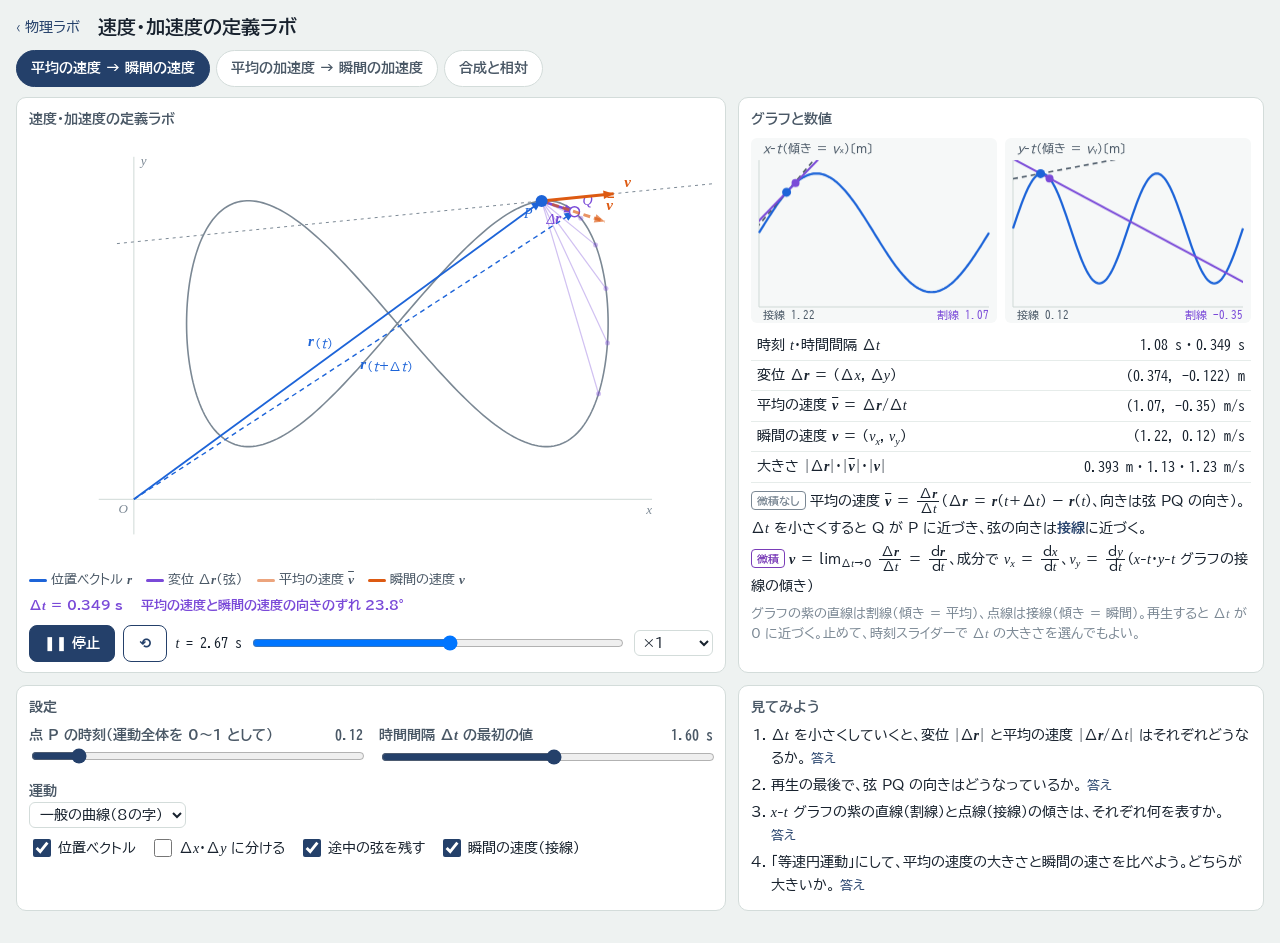
<file: anim/deriv.html>
<!doctype html>
<html lang="ja">
<head>
<meta charset="utf-8">
<meta name="viewport" content="width=device-width, initial-scale=1, viewport-fit=cover">
<title>速度・加速度の定義ラボ</title>
<link rel="preconnect" href="https://fonts.googleapis.com">
<link rel="preconnect" href="https://fonts.gstatic.com" crossorigin>
<link rel="stylesheet" href="https://fonts.googleapis.com/css2?family=BIZ+UDGothic&family=BIZ+UDPGothic:wght@400;700&display=swap">
<link rel="stylesheet" href="lab.css">
<script src="../js/italic.js"></script>
<script src="lab-common.js"></script>
</head>
<body>
<script>
(function(){
"use strict";
const {f, S, V, css, prep, arrow, label, symFont, uiFont, numFont, disc, table, graph} = LAB;
const {sin, cos, PI, hypot, atan2, abs} = Math;

/* ---------- 運動の例（位置・速度・加速度を式で持つ） ---------- */
const W8 = 0.7, WC = 0.8, RC = 2;
const PATHS = {
  eight:{name:"一般の曲線（8の字）", T:2*PI/W8, periodic:true,
    r:t => [3 + 2.4*sin(W8*t), 2 + 1.4*sin(2*W8*t)],
    v:t => [2.4*W8*cos(W8*t), 2.8*W8*cos(2*W8*t)],
    a:t => [-2.4*W8*W8*sin(W8*t), -5.6*W8*W8*sin(2*W8*t)]},
  circle:{name:"等速円運動", T:2*PI/WC, periodic:true,
    r:t => [2.6 + RC*cos(WC*t), 2.4 + RC*sin(WC*t)],
    v:t => [-RC*WC*sin(WC*t), RC*WC*cos(WC*t)],
    a:t => [-RC*WC*WC*cos(WC*t), -RC*WC*WC*sin(WC*t)]},
  throw:{name:"放物運動", T:7/4.9, periodic:false,
    r:t => [4*t, 7*t - 4.9*t*t],
    v:t => [4, 7 - 9.8*t],
    a:() => [0, -9.8]}
};
const PATH_OPTS = [["eight","一般の曲線（8の字）"],["circle","等速円運動"],["throw","放物運動"]];
/* 曲線全体の範囲と、速さ・加速度の最大値（矢印の倍率に使う） */
function stats(pa){
  if(pa._s) return pa._s;
  let x0 = 0, x1 = 0, y0 = 0, y1 = 0, px0 = 1e9, px1 = -1e9, py0 = 1e9, py1 = -1e9, vx0 = 0, vx1 = 0, vy0 = 0, vy1 = 0, vm = 0, am = 0;
  for(let i = 0; i <= 400; i++){
    const t = pa.T*i/400, r = pa.r(t), v = pa.v(t), a = pa.a(t);
    px0 = Math.min(px0, r[0]); px1 = Math.max(px1, r[0]); py0 = Math.min(py0, r[1]); py1 = Math.max(py1, r[1]);
    x0 = Math.min(x0, r[0]); x1 = Math.max(x1, r[0]); y0 = Math.min(y0, r[1]); y1 = Math.max(y1, r[1]);
    vx0 = Math.min(vx0, v[0]); vx1 = Math.max(vx1, v[0]); vy0 = Math.min(vy0, v[1]); vy1 = Math.max(vy1, v[1]);
    vm = Math.max(vm, hypot(v[0], v[1])); am = Math.max(am, hypot(a[0], a[1]));
  }
  return pa._s = {b:{x0, x1, y0, y1}, pb:{x0:px0, x1:px1, y0:py0, y1:py1}, vb:{x0:vx0, x1:vx1, y0:vy0, y1:vy1}, vm, am};
}
/* 時刻 t と、再生で小さくしていく Δt */
function times(ctx){
  const {P} = ctx, pa = PATHS[P.path], t0 = P.tp*pa.T;
  const cap = pa.periodic ? Infinity : pa.T - t0, dt0 = Math.min(P.dt, cap);
  const D = ctx.dur, tau = ctx.t;
  const dt = tau >= D - 1e-9 ? 0 : dt0*Math.pow(1 - tau/D, 2);
  return {pa, t0, dt0, dt, capped:P.dt > cap + 1e-9};
}
const sub = (p, q) => [p[0]-q[0], p[1]-q[1]];
const mul = (p, k) => [p[0]*k, p[1]*k];
const vec = (p, d=2) => `(${f(p[0], d)}, ${f(p[1], d)})`;
const len = p => hypot(p[0], p[1]);
function angDeg(p, q){ if(len(p) < 1e-9 || len(q) < 1e-9) return 0; let d = atan2(p[1], p[0]) - atan2(q[1], q[0]); while(d > PI) d -= 2*PI; while(d < -PI) d += 2*PI; return abs(d)*180/PI; }
/* 領域 R の中に世界座標 b を等倍率で収める */
function fitR(R, b, pad=14){
  const bw = Math.max(b.x1 - b.x0, 1e-6), bh = Math.max(b.y1 - b.y0, 1e-6);
  const s = Math.min((R.w - 2*pad)/bw, (R.h - 2*pad)/bh);
  const ox = R.x + (R.w - bw*s)/2, oy = R.y + (R.h - bh*s)/2;
  return {s, X:x => ox + (x - b.x0)*s, Y:y => oy + bh*s - (y - b.y0)*s};
}
function grow(b, m){ return {x0:b.x0 - m, x1:b.x1 + m, y0:b.y0 - m, y1:b.y1 + m}; }
/* 太字斜体のベクトル記号（bar ＝ 上線つき、平均を表す） */
function vlab(c, txt, x, y, color, opt={}){
  c.save(); c.font = symFont(opt.px || 15, true); c.fillStyle = color; c.textAlign = opt.align || "left"; c.textBaseline = "middle";
  const pre = opt.pre || "", post = opt.post || "";
  c.font = symFont(opt.px || 15, false); const wp = c.measureText(pre).width; c.font = symFont(opt.px || 15, true); const wv = c.measureText(txt).width; c.font = uiFont(12); const wq = c.measureText(post).width;
  const tot = wp + wv + wq; let x0 = x; if(c.textAlign === "right") x0 = x - tot; else if(c.textAlign === "center") x0 = x - tot/2;
  c.textAlign = "left";
  c.font = symFont(opt.px || 15, false); c.fillText(pre, x0, y);
  c.font = symFont(opt.px || 15, true); c.fillText(txt, x0 + wp, y);
  if(opt.bar){ c.strokeStyle = color; c.lineWidth = 1.4; c.beginPath(); c.moveTo(x0 + wp + 1, y - 9); c.lineTo(x0 + wp + wv + 1, y - 9); c.stroke(); }
  c.font = uiFont(12); c.fillText(post, x0 + wp + wv + 1, y + 1);
  c.restore();
}
/* 矢印の先に少し離してラベルを置く */
function tipPos(x1, y1, x2, y2, gap=14){ const L = hypot(x2-x1, y2-y1) || 1; return [x2 + (x2-x1)/L*gap, y2 + (y2-y1)/L*gap]; }
function frac(a, b){ return `<span style="display:inline-flex;flex-direction:column;vertical-align:middle;text-align:center;font-size:.92em;line-height:1.15;margin:0 2px"><span style="border-bottom:1px solid currentColor;padding:0 2px">${a}</span><span>${b}</span></span>`; }
const BAR = s => `<span style="text-decoration:overline">${s}</span>`;
const LIM = `lim<sub style="font-size:.7em">Δ${S("t")}→0</sub>`;

/* x-t などのグラフに、割線（平均）と接線（瞬間）を重ねる */
function secTan(cv, o){
  const g = graph(cv, {title:o.title, unit:o.unit, tmax:o.tmax, series:[{fn:o.fn, color:o.color}]});
  const {c, X, Y, w, h} = g, t0 = o.t0, t1 = o.t0 + o.dt, y0 = o.fn(t0), y1 = o.fn(t1);
  c.save(); c.beginPath(); c.rect(8, 22, w - 16, h - 38); c.clip();
  const L = -o.tmax, Rr = 2*o.tmax;
  c.lineWidth = 1.6; c.strokeStyle = css("--ink2"); c.setLineDash([5,4]);
  c.beginPath(); c.moveTo(X(L), Y(y0 + o.slope*(L - t0))); c.lineTo(X(Rr), Y(y0 + o.slope*(Rr - t0))); c.stroke(); c.setLineDash([]);
  if(o.dt > 1e-9){
    const m = (y1 - y0)/o.dt; c.strokeStyle = css("--hl2"); c.lineWidth = 2;
    c.beginPath(); c.moveTo(X(L), Y(y0 + m*(L - t0))); c.lineTo(X(Rr), Y(y0 + m*(Rr - t0))); c.stroke();
    disc(c, X(t1), Y(y1), 4, css("--hl2"));
  }
  disc(c, X(t0), Y(y0), 4.5, css(o.color));
  c.restore();
  c.font = numFont(11); c.textAlign = "right"; c.textBaseline = "alphabetic";
  c.fillStyle = css("--hl2"); c.fillText(o.dt > 1e-9 ? `割線 ${f((y1-y0)/o.dt, 2)}` : "", w - 8, h - 4);
  c.fillStyle = css("--ink2"); c.textAlign = "left"; c.fillText(`接線 ${f(o.slope, 2)}`, 12, h - 4);
}

/* ---------- 平均の速度 → 瞬間の速度 ---------- */
const velMode = {
  label:"平均の速度 → 瞬間の速度",
  params:[["tp","点 P の時刻（運動全体を 0〜1 として）",0,0.95,0.01,"",2,0.12],["dt","時間間隔 Δt の最初の値",0.1,3,0.05,"s",2,1.6]],
  selects:[["path","運動",PATH_OPTS,"eight"]],
  toggles:[["pos","位置ベクトル",true],["comp","Δx・Δy に分ける",false],["trail","途中の弦を残す",true],["inst","瞬間の速度（接線）",true]],
  timed:true, graphs:2, dt:1/60,
  legend:`<span><i style="background:var(--pos)"></i>位置ベクトル <b class="vb">r</b></span><span><i style="background:var(--hl2)"></i>変位 Δ<b class="vb">r</b>（弦）</span><span><i style="background:var(--vel);opacity:.55"></i>平均の速度 ${BAR(V("v"))}</span><span><i style="background:var(--vel)"></i>瞬間の速度 <b class="vb">v</b></span>`,
  reset(){}, duration(){ return 5; }, step(){},
  draw(ctx){
    const {P, T} = ctx, {pa, t0, dt0, dt, capped} = times(ctx), st = stats(pa);
    const ar = window.innerWidth < 600 ? "4 / 3" : "16 / 10"; if(ctx.stage.style.aspectRatio !== ar) ctx.stage.style.aspectRatio = ar;
    const {c, w, h} = prep(ctx.stage);
    const ink2 = css("--ink2"), ink3 = css("--ink3"), pos = css("--pos"), vel = css("--vel"), hl2 = css("--hl2");
    const tf = fitR({x:0, y:0, w, h}, grow(st.b, 0.6), 12);
    const span = Math.max(st.b.x1 - st.b.x0, st.b.y1 - st.b.y0), kv = 0.32*span/st.vm;
    // 座標軸
    c.strokeStyle = css("--grid2"); c.lineWidth = 1; c.beginPath(); c.moveTo(tf.X(-0.4), tf.Y(0)); c.lineTo(tf.X(st.b.x1 + 0.5), tf.Y(0)); c.moveTo(tf.X(0), tf.Y(-0.4)); c.lineTo(tf.X(0), tf.Y(st.b.y1 + 0.5)); c.stroke();
    label(c, "O", tf.X(0) - 6, tf.Y(0) + 10, ink3, "right", symFont(13)); label(c, "x", tf.X(st.b.x1 + 0.5), tf.Y(0) + 11, ink3, "right", symFont(13)); label(c, "y", tf.X(0) + 7, tf.Y(st.b.y1 + 0.45), ink3, "left", symFont(13));
    // 軌道
    c.strokeStyle = ink3; c.lineWidth = 1.6; c.beginPath();
    for(let i = 0; i <= 300; i++){ const p = pa.r(pa.T*i/300); i ? c.lineTo(tf.X(p[0]), tf.Y(p[1])) : c.moveTo(tf.X(p[0]), tf.Y(p[1])); } c.stroke();
    const rP = pa.r(t0), rQ = pa.r(t0 + dt), vP = pa.v(t0), dr = sub(rQ, rP), vbar = dt > 1e-9 ? mul(dr, 1/dt) : vP;
    const Px = tf.X(rP[0]), Py = tf.Y(rP[1]), Qx = tf.X(rQ[0]), Qy = tf.Y(rQ[1]);
    // 途中の弦
    if(T.trail && dt0 > 1e-9){
      c.globalAlpha = 0.35;
      [1, 0.8, 0.6, 0.42, 0.27, 0.15].forEach(k => { const d = dt0*k; if(d <= dt + 1e-9) return; const q = pa.r(t0 + d);
        c.strokeStyle = hl2; c.lineWidth = 1.2; c.beginPath(); c.moveTo(Px, Py); c.lineTo(tf.X(q[0]), tf.Y(q[1])); c.stroke(); disc(c, tf.X(q[0]), tf.Y(q[1]), 2.5, hl2); });
      c.globalAlpha = 1;
    }
    // 位置ベクトル
    if(T.pos){
      arrow(c, tf.X(0), tf.Y(0), Px, Py, pos, 1.8);
      if(dt > 1e-9) arrow(c, tf.X(0), tf.Y(0), Qx, Qy, pos, 1.4, [5,4]);
      const m1 = [(tf.X(0) + Px)/2, (tf.Y(0) + Py)/2];
      vlab(c, "r", m1[0] - 6, m1[1] - 8, pos, {align:"right", post:"(t)"});
      if(dt > 1e-9 && hypot(Qx - Px, Qy - Py) > 26){ const m2 = [(tf.X(0) + Qx)/2, (tf.Y(0) + Qy)/2]; vlab(c, "r", m2[0] + 6, m2[1] + 10, pos, {post:"(t+Δt)"}); }
    }
    // 接線
    if(T.inst){
      const L = len(vP) || 1, u = [vP[0]/L, vP[1]/L], e = span*0.9;
      c.strokeStyle = ink3; c.lineWidth = 1; c.setLineDash([3,4]); c.beginPath(); c.moveTo(tf.X(rP[0] - u[0]*e), tf.Y(rP[1] - u[1]*e)); c.lineTo(tf.X(rP[0] + u[0]*e), tf.Y(rP[1] + u[1]*e)); c.stroke(); c.setLineDash([]);
    }
    // 変位（弦）と成分
    if(dt > 1e-9){
      if(T.comp){
        c.strokeStyle = hl2; c.lineWidth = 1.2; c.setLineDash([3,3]); c.beginPath(); c.moveTo(Px, Py); c.lineTo(Qx, Py); c.lineTo(Qx, Qy); c.stroke(); c.setLineDash([]);
        if(abs(Qx - Px) > 18) label(c, "Δx", (Px + Qx)/2, Py + (Qy < Py ? 11 : -11), hl2, "center", symFont(13));
        if(abs(Qy - Py) > 18) label(c, "Δy", Qx + (Qx > Px ? 6 : -6), (Py + Qy)/2, hl2, Qx > Px ? "left" : "right", symFont(13));
      }
      arrow(c, Px, Py, Qx, Qy, hl2, 2.6);
      disc(c, Qx, Qy, 5, css("--surface"), hl2);
      if(hypot(Qx - Px, Qy - Py) > 30){ const [lx, ly] = [(Px + Qx)/2, (Py + Qy)/2], L = hypot(Qx-Px, Qy-Py), nx = -(Qy-Py)/L, ny = (Qx-Px)/L; vlab(c, "r", lx + nx*14, ly + ny*14, hl2, {pre:"Δ", align:"center"}); }
      label(c, "Q", Qx + 8, Qy - 10, hl2, "left", symFont(14));
    }
    // 平均の速度と瞬間の速度（同じ倍率）
    const Ax = Px + vbar[0]*kv*tf.s, Ay = Py - vbar[1]*kv*tf.s;
    if(T.inst){ const Ix = Px + vP[0]*kv*tf.s, Iy = Py - vP[1]*kv*tf.s; arrow(c, Px, Py, Ix, Iy, vel, 3); const [lx, ly] = tipPos(Px, Py, Ix, Iy, 14); vlab(c, "v", lx, ly - (dt > 1e-9 ? 9 : 0), vel, {align:"center"}); }
    if(dt > 1e-9){ c.globalAlpha = 0.65; arrow(c, Px, Py, Ax, Ay, vel, 3, [7,4]); c.globalAlpha = 1; const L = hypot(Ax-Px, Ay-Py) || 1, nx = -(Ay-Py)/L, ny = (Ax-Px)/L; vlab(c, "v", Ax - nx*16, Ay - ny*16, vel, {align:"center", bar:true}); }
    disc(c, Px, Py, 6, pos);
    label(c, "P", Px - 9, Py + 13, pos, "right", symFont(14));
    // 文と数値
    if(dt <= 1e-9) ctx.banner("Δt → 0：平均の速度は、瞬間の速度（軌道の接線の向き）と一致する", "--vel");
    else ctx.banner(`Δt ＝ ${f(dt, 3)} s　　平均の速度と瞬間の速度の向きのずれ ${f(angDeg(vbar, vP), 1)}°${capped ? "（放物運動は地面に着くまでで打ち切り）" : ""}`, "--hl2");
    secTan(ctx.graphs[0], {title:"x-t（傾き ＝ vₓ）", unit:"m", tmax:pa.T, fn:t => pa.r(t)[0], color:"--pos", t0, dt, slope:vP[0]});
    secTan(ctx.graphs[1], {title:"y-t（傾き ＝ vᵧ）", unit:"m", tmax:pa.T, fn:t => pa.r(t)[1], color:"--pos", t0, dt, slope:vP[1]});
    ctx.ro(table([
      [`時刻 ${S("t")}・時間間隔 Δ${S("t")}`, `${f(t0, 2)} s・${f(dt, 3)} s`],
      [`変位 Δ${V("r")} ＝ (Δ${S("x")}, Δ${S("y")})`, `${vec(dr, 3)} m`],
      [`平均の速度 ${BAR(V("v"))} ＝ Δ${V("r")}/Δ${S("t")}`, dt > 1e-9 ? `${vec(vbar)} m/s` : "—（Δt ＝ 0 では割れない）"],
      [`瞬間の速度 ${V("v")} ＝ (${S("v")}<sub>x</sub>, ${S("v")}<sub>y</sub>)`, `${vec(vP)} m/s`],
      [`大きさ |Δ${V("r")}|・|${BAR(V("v"))}|・|${V("v")}|`, `${f(len(dr), 3)} m・${dt > 1e-9 ? f(len(vbar), 2) : "—"}・${f(len(vP), 2)} m/s`]
    ]));
    ctx.eqs(`<p class="eq"><span class="tag n">微積なし</span>平均の速度 ${BAR(V("v"))} ＝ ${frac("Δ"+V("r"), "Δ"+S("t"))}（Δ${V("r")} ＝ ${V("r")}(${S("t")}＋Δ${S("t")}) − ${V("r")}(${S("t")})、向きは弦 PQ の向き）。Δ${S("t")} を小さくすると Q が P に近づき、弦の向きは<b>接線</b>に近づく。</p>
<p class="eq"><span class="tag c">微積</span>${V("v")} ＝ ${LIM} ${frac("Δ"+V("r"), "Δ"+S("t"))} ＝ ${frac("d"+V("r"), "d"+S("t"))}、成分で ${S("v")}<sub>x</sub> ＝ ${frac("d"+S("x"), "d"+S("t"))}、${S("v")}<sub>y</sub> ＝ ${frac("d"+S("y"), "d"+S("t"))}（${S("x")}-${S("t")}・${S("y")}-${S("t")} グラフの接線の傾き）</p>
<p class="note">グラフの紫の直線は割線（傾き ＝ 平均）、点線は接線（傾き ＝ 瞬間）。再生すると Δt が 0 に近づく。止めて、時刻スライダーで Δt の大きさを選んでもよい。</p>`);
  },
  asks:[
    ["Δt を小さくしていくと、変位 |Δ<b class='vb'>r</b>| と平均の速度 |Δ<b class='vb'>r</b>/Δt| はそれぞれどうなるか。", "|Δr| は 0 に近づくが、Δt も 0 に近づくので、その比 |Δr/Δt| は 0 にならず、点 P での速さ |v| に近づく。"],
    ["再生の最後で、弦 PQ の向きはどうなっているか。", "点 P での軌道の接線の向き。だから瞬間の速度は、いつも軌道の接線方向を向く。"],
    ["x-t グラフの紫の直線（割線）と点線（接線）の傾きは、それぞれ何を表すか。", "割線の傾き Δx/Δt は平均の速度の x 成分、接線の傾き dx/dt は瞬間の速度の x 成分 vₓ。"],
    ["「等速円運動」にして、平均の速度の大きさと瞬間の速さを比べよう。どちらが大きいか。", "平均の速度のほうが小さい。弦は弧より短いから（|Δr| < 弧の長さ ＝ vΔt）。Δt → 0 で等しくなる。"]
  ]
};

/* ---------- 平均の加速度 → 瞬間の加速度 ---------- */
const accMode = {
  label:"平均の加速度 → 瞬間の加速度",
  params:[["tp","点 P の時刻（運動全体を 0〜1 として）",0,0.95,0.01,"",2,0.12],["dt","時間間隔 Δt の最初の値",0.1,3,0.05,"s",2,1.6]],
  selects:[["path","運動",PATH_OPTS,"eight"]],
  toggles:[["hodo","速度の先端がえがく曲線",true],["trail","途中の Δv を残す",true],["inst","瞬間の加速度",true]],
  timed:true, graphs:2, dt:1/60,
  legend:`<span><i style="background:var(--vel)"></i>速度 <b class="vb">v</b></span><span><i style="background:var(--hl2)"></i>速度の変化 Δ<b class="vb">v</b></span><span><i style="background:var(--acc);opacity:.55"></i>平均の加速度 ${BAR(`<b class="vb">a</b>`)}</span><span><i style="background:var(--acc)"></i>瞬間の加速度 <b class="vb">a</b></span>`,
  reset(){}, duration(){ return 5; }, step(){},
  draw(ctx){
    const {P, T} = ctx, {pa, t0, dt0, dt, capped} = times(ctx), st = stats(pa);
    const ar = window.innerWidth < 600 ? "3 / 4" : "16 / 10"; if(ctx.stage.style.aspectRatio !== ar) ctx.stage.style.aspectRatio = ar;
    const {c, w, h} = prep(ctx.stage);
    const ink2 = css("--ink2"), ink3 = css("--ink3"), pos = css("--pos"), vel = css("--vel"), hl2 = css("--hl2"), acc = css("--acc");
    const side = w > h*1.15;
    const R1 = side ? {x:0, y:0, w:w*0.54, h} : {x:0, y:0, w, h:h*0.5};
    const R2 = side ? {x:w*0.54, y:0, w:w*0.46, h} : {x:0, y:h*0.5, w, h:h*0.5};
    const span = Math.max(st.b.x1 - st.b.x0, st.b.y1 - st.b.y0);
    const tf = fitR({x:R1.x, y:R1.y + 16, w:R1.w, h:R1.h - 16}, grow(st.pb, 0.22*span), 6), kv = 0.25*span/st.vm, ka = 0.25*span/st.am;
    // 左：軌道
    label(c, "軌道（位置）", R1.x + 6, R1.y + 12, ink2, "left", uiFont(12, true));
    c.strokeStyle = ink3; c.lineWidth = 1.6; c.beginPath();
    for(let i = 0; i <= 300; i++){ const p = pa.r(pa.T*i/300); i ? c.lineTo(tf.X(p[0]), tf.Y(p[1])) : c.moveTo(tf.X(p[0]), tf.Y(p[1])); } c.stroke();
    const rP = pa.r(t0), rQ = pa.r(t0 + dt), vP = pa.v(t0), vQ = pa.v(t0 + dt), aP = pa.a(t0), dv = sub(vQ, vP), abar = dt > 1e-9 ? mul(dv, 1/dt) : aP;
    const Px = tf.X(rP[0]), Py = tf.Y(rP[1]), Qx = tf.X(rQ[0]), Qy = tf.Y(rQ[1]);
    if(dt > 1e-9){ const ex = Qx + vQ[0]*kv*tf.s, ey = Qy - vQ[1]*kv*tf.s; arrow(c, Qx, Qy, ex, ey, vel, 2, [5,4]); disc(c, Qx, Qy, 4.5, css("--surface"), vel); if(hypot(Qx - Px, Qy - Py) > 34){ const [lx, ly] = tipPos(Qx, Qy, ex, ey, 13); vlab(c, "v", lx, ly, vel, {align:"center", post:"(t+Δt)", px:13}); label(c, "Q", Qx + 7, Qy + 11, ink2, "left", symFont(13)); } }
    { const ex = Px + vP[0]*kv*tf.s, ey = Py - vP[1]*kv*tf.s; arrow(c, Px, Py, ex, ey, vel, 2.6); const [lx, ly] = tipPos(Px, Py, ex, ey, 13); vlab(c, "v", lx, ly, vel, {align:"center", post:"(t)", px:13}); }
    if(T.inst){ const ex = Px + aP[0]*ka*tf.s, ey = Py - aP[1]*ka*tf.s; arrow(c, Px, Py, ex, ey, acc, 3); const [lx, ly] = tipPos(Px, Py, ex, ey, 12); vlab(c, "a", lx + 8, ly, acc, {align:"center"}); }
    if(dt > 1e-9){ const ex = Px + abar[0]*ka*tf.s, ey = Py - abar[1]*ka*tf.s; c.globalAlpha = 0.65; arrow(c, Px, Py, ex, ey, acc, 3, [7,4]); c.globalAlpha = 1; const [lx, ly] = tipPos(Px, Py, ex, ey, 12); vlab(c, "a", lx - 8, ly, acc, {align:"center", bar:true}); }
    disc(c, Px, Py, 6, pos); label(c, "P", Px - 9, Py - 11, pos, "right", symFont(14));
    // 右：速度ベクトルを1点から並べる
    c.strokeStyle = css("--line"); c.lineWidth = 1; c.beginPath(); if(side){ c.moveTo(R2.x, 6); c.lineTo(R2.x, h - 6); } else { c.moveTo(6, R2.y); c.lineTo(w - 6, R2.y); } c.stroke();
    label(c, "速度ベクトルを1点 O′ から並べる", R2.x + 8, R2.y + 12, ink2, "left", uiFont(12, true));
    const vb = st.vb, vspan = Math.max(vb.x1 - vb.x0, vb.y1 - vb.y0, 1);
    const hf = fitR({x:R2.x, y:R2.y + 18, w:R2.w, h:R2.h - 18}, grow(vb, 0.18*vspan), 8);
    const Ox = hf.X(0), Oy = hf.Y(0);
    c.strokeStyle = css("--grid2"); c.beginPath(); c.moveTo(hf.X(vb.x0 - 0.1*vspan), Oy); c.lineTo(hf.X(vb.x1 + 0.12*vspan), Oy); c.moveTo(Ox, hf.Y(vb.y0 - 0.1*vspan)); c.lineTo(Ox, hf.Y(vb.y1 + 0.12*vspan)); c.stroke();
    label(c, "vₓ", hf.X(vb.x1 + 0.12*vspan), Oy + 11, ink3, "right", symFont(12)); label(c, "vᵧ", Ox + 6, hf.Y(vb.y1 + 0.1*vspan), ink3, "left", symFont(12));
    label(c, "O′", Ox - 5, Oy + 11, ink3, "right", symFont(13));
    if(T.hodo){
      c.strokeStyle = vel; c.globalAlpha = 0.3; c.lineWidth = 1.4; c.beginPath();
      for(let i = 0; i <= 300; i++){ const v = pa.v(pa.T*i/300); i ? c.lineTo(hf.X(v[0]), hf.Y(v[1])) : c.moveTo(hf.X(v[0]), hf.Y(v[1])); } c.stroke(); c.globalAlpha = 1;
    }
    const P1x = hf.X(vP[0]), P1y = hf.Y(vP[1]), P2x = hf.X(vQ[0]), P2y = hf.Y(vQ[1]);
    if(T.trail && dt0 > 1e-9){
      c.globalAlpha = 0.35;
      [1, 0.8, 0.6, 0.42, 0.27, 0.15].forEach(k => { const d = dt0*k; if(d <= dt + 1e-9) return; const q = pa.v(t0 + d);
        c.strokeStyle = hl2; c.lineWidth = 1.2; c.beginPath(); c.moveTo(P1x, P1y); c.lineTo(hf.X(q[0]), hf.Y(q[1])); c.stroke(); disc(c, hf.X(q[0]), hf.Y(q[1]), 2.5, hl2); });
      c.globalAlpha = 1;
    }
    if(T.inst){
      const L = len(aP) || 1, u = [aP[0]/L, aP[1]/L], e = vspan*0.7;
      c.strokeStyle = acc; c.lineWidth = 1.2; c.setLineDash([3,4]); c.beginPath(); c.moveTo(hf.X(vP[0] - u[0]*e), hf.Y(vP[1] - u[1]*e)); c.lineTo(hf.X(vP[0] + u[0]*e), hf.Y(vP[1] + u[1]*e)); c.stroke(); c.setLineDash([]);
    }
    arrow(c, Ox, Oy, P1x, P1y, vel, 2.6);
    { const m = [(Ox + P1x)/2, (Oy + P1y)/2]; vlab(c, "v", m[0] - 6, m[1] - 9, vel, {align:"right", post:"(t)", px:13}); }
    if(dt > 1e-9){
      arrow(c, Ox, Oy, P2x, P2y, vel, 1.8, [5,4]);
      if(hypot(P2x - P1x, P2y - P1y) > 26){ const m = [(Ox + P2x)/2, (Oy + P2y)/2]; vlab(c, "v", m[0] + 6, m[1] + 10, vel, {post:"(t+Δt)", px:13}); }
      arrow(c, P1x, P1y, P2x, P2y, hl2, 2.6);
      if(hypot(P2x - P1x, P2y - P1y) > 24){ const L = hypot(P2x-P1x, P2y-P1y), nx = -(P2y-P1y)/L, ny = (P2x-P1x)/L; vlab(c, "v", (P1x + P2x)/2 - nx*14, (P1y + P2y)/2 - ny*14, hl2, {pre:"Δ", align:"center"}); }
    }
    disc(c, P1x, P1y, 3.5, vel);
    // 文と数値
    if(dt <= 1e-9) ctx.banner("Δt → 0：平均の加速度は、瞬間の加速度（速度の先端の曲線の接線の向き）と一致する", "--acc");
    else ctx.banner(`Δt ＝ ${f(dt, 3)} s　　平均の加速度と瞬間の加速度の向きのずれ ${f(angDeg(abar, aP), 1)}°${capped ? "（地面に着くまでで打ち切り）" : ""}`, "--hl2");
    secTan(ctx.graphs[0], {title:"vₓ-t（傾き ＝ aₓ）", unit:"m/s", tmax:pa.T, fn:t => pa.v(t)[0], color:"--vel", t0, dt, slope:aP[0]});
    secTan(ctx.graphs[1], {title:"vᵧ-t（傾き ＝ aᵧ）", unit:"m/s", tmax:pa.T, fn:t => pa.v(t)[1], color:"--vel", t0, dt, slope:aP[1]});
    ctx.ro(table([
      [`時刻 ${S("t")}・時間間隔 Δ${S("t")}`, `${f(t0, 2)} s・${f(dt, 3)} s`],
      [`速度 ${V("v")}(${S("t")})・${V("v")}(${S("t")}＋Δ${S("t")})`, `${vec(vP)}・${vec(vQ)} m/s`],
      [`速度の変化 Δ${V("v")}`, `${vec(dv, 3)} m/s`],
      [`平均の加速度 ${BAR(V("a"))} ＝ Δ${V("v")}/Δ${S("t")}`, dt > 1e-9 ? `${vec(abar)} m/s²` : "—（Δt ＝ 0 では割れない）"],
      [`瞬間の加速度 ${V("a")} ＝ (${S("a")}<sub>x</sub>, ${S("a")}<sub>y</sub>)`, `${vec(aP)} m/s²`],
      [`大きさ |${BAR(V("a"))}|・|${V("a")}|`, `${dt > 1e-9 ? f(len(abar), 2) : "—"}・${f(len(aP), 2)} m/s²`]
    ]));
    ctx.eqs(`<p class="eq"><span class="tag n">微積なし</span>平均の加速度 ${BAR(V("a"))} ＝ ${frac("Δ"+V("v"), "Δ"+S("t"))}（Δ${V("v")} ＝ ${V("v")}(${S("t")}＋Δ${S("t")}) − ${V("v")}(${S("t")})、速度を1点から並べたときの<b>先端どうしを結ぶ矢印</b>）。速さが変わらなくても、向きが変われば Δ${V("v")} ≠ 0。</p>
<p class="eq"><span class="tag c">微積</span>${V("a")} ＝ ${LIM} ${frac("Δ"+V("v"), "Δ"+S("t"))} ＝ ${frac("d"+V("v"), "d"+S("t"))} ＝ ${frac("d²"+V("r"), "d"+S("t")+"²")}、成分で ${S("a")}<sub>x</sub> ＝ ${frac("d"+S("v")+"<sub>x</sub>", "d"+S("t"))} ＝ ${frac("d²"+S("x"), "d"+S("t")+"²")}（${S("v")}<sub>x</sub>-${S("t")} グラフの接線の傾き）</p>
<p class="note">グラフの紫の直線は割線（傾き ＝ 平均の加速度の成分）、点線は接線（傾き ＝ 瞬間の加速度の成分）。</p>`);
  },
  asks:[
    ["「放物運動」にして Δt を変えると、平均の加速度はどうなるか。", "変わらない。いつも鉛直下向きで 9.8 m/s²。加速度が一定のときは、平均の加速度 ＝ 瞬間の加速度。右の図で速度の先端は縦の直線上を動く。"],
    ["「等速円運動」にすると、Δt → 0 で Δv（加速度）はどちらを向くか。", "円の中心の向き。速さは一定でも速度の向きが変わるので、加速度は 0 ではない。"],
    ["「8の字」で、加速度は軌道の曲がる内側・外側のどちらを向いているか。", "曲がる内側（へこんだ側）。速度の向きの成分があるところでは、速さも増えたり減ったりしている。"],
    ["右の図の点線（速度の先端がえがく曲線の接線）と加速度の向きの関係は？", "同じ向き。a ＝ dv/dt は、速度の先端の曲線の“速度”にあたる。位置の曲線の接線が v の向きになるのと同じしくみ。"]
  ]
};

/* ---------- 合成と相対（速度・加速度） ---------- */
const G = 9.8;
const EX_DEF = {train:{aA:3, u:6, th:90}, crane:{aA:1, u:0, th:90}, throws:{aA:0, u:11, th:110}};
let lastEx = null;
/* A・B ともに加速度一定。地面に対する r0, v0, a */
function relSetup(P){
  const th = P.th*PI/180, uc = P.u*cos(th), us = P.u*sin(th);
  if(P.ex === "train") return {A:{r0:[0,1], v0:[4,0], a:[P.aA,0]}, B:{r0:[0,1], v0:[4 + uc, us], a:[0,-G]},
    stop:(t, s) => s.rB(t)[1] <= 0, nameA:"電車 A（手の位置）", nameB:"ボール B"};
  if(P.ex === "crane") return {A:{r0:[0,6], v0:[1,0], a:[P.aA,0]}, B:{r0:[0,1.5], v0:[1 + uc, us], a:[P.aA, 1.2]},
    stop:(t, s) => s.rB(t)[1] - s.rA(t)[1] >= -0.8 || t >= 4, nameA:"台車 A", nameB:"荷物 B"};
  return {A:{r0:[0,0], v0:[10*cos(PI/3), 10*sin(PI/3)], a:[0,-G]}, B:{r0:[8,0], v0:[uc, us], a:[0,-G]},
    stop:(t, s) => s.rA(t)[1] < 0 || s.rB(t)[1] < 0, nameA:"ボール A", nameB:"ボール B"};
}
const posC = (o, t) => [o.r0[0] + o.v0[0]*t + 0.5*o.a[0]*t*t, o.r0[1] + o.v0[1]*t + 0.5*o.a[1]*t*t];
const velC = (o, t) => [o.v0[0] + o.a[0]*t, o.v0[1] + o.a[1]*t];
function bbox(pts, m){ let x0 = 1e9, x1 = -1e9, y0 = 1e9, y1 = -1e9; pts.forEach(p => { x0 = Math.min(x0, p[0]); x1 = Math.max(x1, p[0]); y0 = Math.min(y0, p[1]); y1 = Math.max(y1, p[1]); }); return {x0:x0 - m, x1:x1 + m, y0:y0 - m, y1:y1 + m}; }
const VS = (s, sb) => `${V(s)}<sub>${sb}</sub>`;

const relMode = {
  label:"合成と相対",
  params:[["aA","乗り物 A の加速度（右向き）",0,9.8,0.1,"m/s²",1,3],["u","B を打ち出す速さ（乗り物の中では A に対して）",0,15,0.5,"m/s",1,6],["th","打ち出す向き（右を 0°、上を 90°）",0,180,5,"°",0,90]],
  selects:[["ex","例",[["train","加速する電車の中で投げ上げる"],["crane","クレーンで荷物を動かす（合成）"],["throws","2つのボールを同時に投げる"]],"train"],["view","見る立場",[["g","地面から見る"],["A","A といっしょに動いて見る"]],"g"]],
  toggles:[["trail","軌跡",true],["dots","0.25 s ごとの位置",true],["vec","速度・加速度の矢印",true]],
  timed:true, graphs:2, dt:1/120,
  legend:`<span><i style="background:var(--pos)"></i>A の速度 ${VS("v","A")}</span><span><i style="background:var(--hl2)"></i>A から見た B（${VS("v","AB")}・${VS("a","AB")}）</span><span><i style="background:var(--vel)"></i>${VS("v","B")}</span><span><i style="background:var(--acc)"></i>${VS("a","B")}</span><span>実線は速度、点線は加速度</span>`,
  reset(P, S){
    if(lastEx !== null && P.ex !== lastEx) Object.assign(P, EX_DEF[P.ex]);
    lastEx = P.ex;
    const s = relSetup(P); s.rA = t => posC(s.A, t); s.rB = t => posC(s.B, t); s.vA = t => velC(s.A, t); s.vB = t => velC(s.B, t);
    let T = 0.02; while(T < 6 && !s.stop(T, s)) T += 0.002; s.dur = Math.max(T, 0.3);
    const ptsG = [], ptsA = [[0,0]]; let vm = 1e-6;
    for(let i = 0; i <= 120; i++){ const t = s.dur*i/120, a = s.rA(t), b = s.rB(t); ptsG.push(a, b); ptsA.push(sub(b, a));
      vm = Math.max(vm, len(s.vA(t)), len(s.vB(t)), len(sub(s.vB(t), s.vA(t)))); }
    if(P.ex === "train"){ ptsG.push([-3,0], [s.rA(s.dur)[0] + 3, 2.6]); ptsA.push([-3,-1.2], [3, 1.8]); }
    if(P.ex === "crane"){ ptsG.push([-1, 6.4], [s.rA(s.dur)[0] + 1, 0]); ptsA.push([0, 0.4]); }
    if(P.ex === "throws") ptsG.push([0, 0]);
    s.bG = bbox(ptsG, 0.8); s.bA = bbox(ptsA, 0.8); s.vm = vm;
    s.am = Math.max(len(s.A.a), len(s.B.a), len(sub(s.B.a, s.A.a)), 1e-6);
    S.s = s;
  },
  duration(P, S){ return S.s.dur; }, step(){},
  draw(ctx){
    const {P, T, t} = ctx, s = ctx.S.s, gv = P.view === "g";
    const ctl = document.getElementById("c-aA"); if(ctl) ctl.closest(".ctrl").hidden = P.ex === "throws";
    const ar = window.innerWidth < 600 ? "3 / 4" : "16 / 10"; if(ctx.stage.style.aspectRatio !== ar) ctx.stage.style.aspectRatio = ar;
    const {c, w, h} = prep(ctx.stage);
    const ink2 = css("--ink2"), ink3 = css("--ink3"), pos = css("--pos"), vel = css("--vel"), hl2 = css("--hl2"), acc = css("--acc"), neg = css("--neg"), grd = css("--ground");
    const side = w > h*1.15;
    const R1 = side ? {x:0, y:0, w:w*0.64, h} : {x:0, y:0, w, h:h*0.6};
    const R2 = side ? {x:w*0.64, y:0, w:w*0.36, h} : {x:0, y:h*0.6, w, h:h*0.4};
    const b = gv ? s.bG : s.bA, tf = fitR({x:R1.x, y:R1.y + 16, w:R1.w, h:R1.h - 16}, b, 6);
    const rAt = s.rA(t), V2 = p => gv ? p : sub(p, rAt), X = p => tf.X(V2(p)[0]), Y = p => tf.Y(V2(p)[1]);
    label(c, gv ? "地面から見る" : `${s.nameA.replace(/（.*）/, "")} といっしょに動いて見る`, R1.x + 6, R1.y + 10, ink2, "left", uiFont(12, true));
    c.save(); c.beginPath(); c.rect(R1.x, R1.y + 18, R1.w, R1.h - 18); c.clip();
    // 地面（斜線の目盛りが動くと、A から見て地面が動いているのがわかる）
    const gx0 = (gv ? b.x0 : b.x0 + rAt[0]) - 1, gx1 = (gv ? b.x1 : b.x1 + rAt[0]) + 1;
    c.strokeStyle = grd; c.lineWidth = 2; c.beginPath(); c.moveTo(X([gx0, 0]), Y([gx0, 0])); c.lineTo(X([gx1, 0]), Y([gx1, 0])); c.stroke();
    c.lineWidth = 1; for(let k = Math.ceil(gx0); k <= gx1; k++){ c.beginPath(); c.moveTo(X([k, 0]), Y([k, 0])); c.lineTo(X([k - 0.3, -0.3]), Y([k - 0.3, -0.3])); c.stroke(); }
    if(P.ex === "train"){
      const xa = rAt[0]; c.strokeStyle = ink2; c.lineWidth = 1.8; c.strokeRect(X([xa - 3, 2.6]), Y([xa - 3, 2.6]), 6*tf.s, 2.6*tf.s);
      disc(c, X([xa - 2, 0]), Y([xa - 2, 0]) - 4, 4, null, ink2); disc(c, X([xa + 2, 0]), Y([xa + 2, 0]) - 4, 4, null, ink2);
      label(c, "電車", X([xa - 2.9, 2.4]), Y([xa - 2.9, 2.4]), ink3, "left", uiFont(11));
    }
    if(P.ex === "crane"){
      c.strokeStyle = ink2; c.lineWidth = 2; c.beginPath(); c.moveTo(X([gx0, 6.3]), Y([gx0, 6.3])); c.lineTo(X([gx1, 6.3]), Y([gx1, 6.3])); c.stroke();
      const rb = s.rB(t); c.lineWidth = 1.2; c.beginPath(); c.moveTo(X(rAt), Y(rAt)); c.lineTo(X(rb), Y(rb)); c.stroke();
      c.fillStyle = ink3; c.fillRect(X(rAt) - 10, Y(rAt) - 6, 20, 10);
    }
    // 軌跡と等時間間隔の点
    const at = (fn, tt) => gv ? fn(tt) : sub(fn(tt), s.rA(tt));
    const trace = (fn, col) => {
      if(T.trail){
        c.strokeStyle = col; c.lineWidth = 1.4; c.globalAlpha = 0.25; c.beginPath();
        for(let i = 0; i <= 160; i++){ const p = at(fn, s.dur*i/160); i ? c.lineTo(tf.X(p[0]), tf.Y(p[1])) : c.moveTo(tf.X(p[0]), tf.Y(p[1])); } c.stroke(); c.globalAlpha = 1;
        c.lineWidth = 2; c.beginPath();
        for(let i = 0; i <= 160; i++){ const p = at(fn, Math.min(t, s.dur)*i/160); i ? c.lineTo(tf.X(p[0]), tf.Y(p[1])) : c.moveTo(tf.X(p[0]), tf.Y(p[1])); } c.stroke();
      }
      if(T.dots) for(let k = 0; k*0.25 <= t + 1e-9; k++){ const p = at(fn, k*0.25); disc(c, tf.X(p[0]), tf.Y(p[1]), 2.8, col); }
    };
    if(gv) trace(s.rA, pos);
    trace(s.rB, neg);
    const rB = s.rB(t), vA = s.vA(t), vB = s.vB(t), vAB = sub(vB, vA), aA = s.A.a, aB = s.B.a, aAB = sub(aB, aA);
    const span = Math.max(b.x1 - b.x0, b.y1 - b.y0), kv = 0.16*span/s.vm, ka = 0.13*span/s.am;
    const Ax = X(rAt), Ay = Y(rAt), Bx = X(rB), By = Y(rB);
    if(T.vec){
      const vecAt = (x, y, v, k, col, dash, name, sb) => {
        const ex = x + v[0]*k*tf.s, ey = y - v[1]*k*tf.s; if(hypot(ex - x, ey - y) < 3) return;
        arrow(c, x, y, ex, ey, col, dash ? 2 : 2.6, dash ? [6,4] : null);
        const [lx, ly] = tipPos(x, y, ex, ey, 13); vlab(c, name, lx, ly, col, {align:"center", post:sb, px:13});
      };
      if(gv){ vecAt(Ax, Ay, vA, kv, pos, false, "v", "A"); vecAt(Bx, By, vB, kv, vel, false, "v", "B"); vecAt(Bx, By, aB, ka, acc, true, "a", "B"); }
      else { vecAt(Bx, By, vAB, kv, hl2, false, "v", "AB"); vecAt(Bx, By, aAB, ka, hl2, true, "a", "AB"); }
    }
    disc(c, Ax, Ay, 6, pos); label(c, "A", Ax - 9, Ay - 11, pos, "right", symFont(14, true));
    disc(c, Bx, By, 6, neg); label(c, "B", Bx + 9, By - 11, neg, "left", symFont(14, true));
    c.restore();
    // 右：ベクトルの三角形
    c.strokeStyle = css("--line"); c.lineWidth = 1; c.beginPath(); if(side){ c.moveTo(R2.x, 6); c.lineTo(R2.x, h - 6); } else { c.moveTo(6, R2.y); c.lineTo(w - 6, R2.y); } c.stroke();
    const tri = (R, va, vab, vb, colB, sym, title, max) => {
      label(c, title, R.x + 8, R.y + 12, ink2, "left", uiFont(12, true));
      const k = 0.44*Math.min(R.w, R.h - 24)/max;
      const ox = R.x + R.w/2 - vb[0]*k/2, oy = R.y + 24 + (R.h - 24)/2 + vb[1]*k/2;
      const p1 = [ox + va[0]*k, oy - va[1]*k], p2 = [ox + vb[0]*k, oy - vb[1]*k];
      arrow(c, ox, oy, p1[0], p1[1], pos, 2.2); arrow(c, p1[0], p1[1], p2[0], p2[1], hl2, 2.2); arrow(c, ox, oy, p2[0], p2[1], colB, 3);
      disc(c, ox, oy, 3, ink2);
      const lab = (p, q, sb, col, sgn) => { const L = hypot(q[0]-p[0], q[1]-p[1]); if(L < 10) return; const nx = -(q[1]-p[1])/L*sgn, ny = (q[0]-p[0])/L*sgn; vlab(c, sym, (p[0]+q[0])/2 + nx*16, (p[1]+q[1])/2 + ny*16, col, {align:"center", post:sb, px:13}); };
      lab([ox, oy], p1, "A", pos, 1); lab(p1, p2, "AB", hl2, 1); lab([ox, oy], p2, "B", colB, -1);
      if(len(vab) < 1e-9) vlab(c, sym, R.x + R.w - 50, R.y + R.h - 12, hl2, {post:"AB ＝ 0", px:13});
    };
    const hf = side ? [{x:R2.x, y:R2.y, w:R2.w, h:R2.h/2}, {x:R2.x, y:R2.y + R2.h/2, w:R2.w, h:R2.h/2}] : [{x:R2.x, y:R2.y, w:R2.w/2, h:R2.h}, {x:R2.x + R2.w/2, y:R2.y, w:R2.w/2, h:R2.h}];
    tri(hf[0], vA, vAB, vB, vel, "v", "速度の三角形", s.vm);
    tri(hf[1], aA, aAB, aB, acc, "a", "加速度の三角形", s.am);
    // 文
    const msg = {
      train: gv ? "地面から見ると、ボールの加速度は g（鉛直下向き）だけ。初速は「電車の速度 ＋ 電車に対して投げた速度」の合成" : (P.aA > 0 ? "電車から見ると、ボールは後ろへずれていく。aAB ＝ g − aA（後ろ斜め下向きで一定）" : "等速の電車から見ると、地上と同じように運動する（aAB ＝ g）"),
      crane: gv ? "地面から見た荷物の加速度は aB ＝ aA ＋ aAB（斜め上向きで一定）" : "台車から見ると、荷物は真上に加速して上がるだけ",
      throws: gv ? "地面から見ると、どちらも放物線" : "A から見ると、B は等速直線運動（aAB ＝ g − g ＝ 0）。0.25 s ごとの点が等間隔に並ぶ"
    }[P.ex];
    ctx.banner(msg, gv ? "--ink2" : "--hl2");
    const D = s.dur;
    graph(ctx.graphs[0], {title:"vₓ-t", unit:"m/s", tmax:D, t, series:[{fn:tt => s.vB(tt)[0], color:"--vel", name:"地面から"}, {fn:tt => s.vB(tt)[0] - s.vA(tt)[0], color:"--hl2", name:"A から"}]});
    graph(ctx.graphs[1], {title:"vᵧ-t", unit:"m/s", tmax:D, t, series:[{fn:tt => s.vB(tt)[1], color:"--vel", name:"地面から"}, {fn:tt => s.vB(tt)[1] - s.vA(tt)[1], color:"--hl2", name:"A から"}]});
    ctx.ro(table([
      [`${s.nameA}：${VS("v","A")}・${VS("a","A")}`, `${vec(vA, 1)} m/s・${vec(aA, 1)} m/s²`],
      [`${s.nameB}（地面から）：${VS("v","B")}・${VS("a","B")}`, `${vec(vB, 1)} m/s・${vec(aB, 1)} m/s²`],
      [`A から見た B：${VS("v","AB")}・${VS("a","AB")}`, `${vec(vAB, 1)} m/s・${vec(aAB, 1)} m/s²`]
    ]));
    ctx.eqs(`<p class="eq"><span class="tag n">微積なし</span>合成 ${VS("v","B")} ＝ ${VS("v","A")} ＋ ${VS("v","AB")}、相対 ${VS("v","AB")} ＝ ${VS("v","B")} − ${VS("v","A")}。変化を Δ${S("t")} で割ると ${frac("Δ"+VS("v","AB"), "Δ"+S("t"))} ＝ ${frac("Δ"+VS("v","B"), "Δ"+S("t"))} − ${frac("Δ"+VS("v","A"), "Δ"+S("t"))} なので、${VS("a","AB")} ＝ ${VS("a","B")} − ${VS("a","A")}（合成では ${VS("a","B")} ＝ ${VS("a","A")} ＋ ${VS("a","AB")}）</p>
<p class="eq"><span class="tag c">微積</span>${VS("r","B")} ＝ ${VS("r","A")} ＋ ${VS("r","AB")} を ${S("t")} で微分して ${VS("v","B")} ＝ ${VS("v","A")} ＋ ${VS("v","AB")}、もう一度微分して ${VS("a","B")} ＝ ${VS("a","A")} ＋ ${VS("a","AB")}</p>
<p class="note">グラフの傾きは加速度の成分。2本の傾きの差が A の加速度。速度が一定のときの合成・相対速度（川を渡る船、雨と走る人）は、物理基礎ラボの「相対速度」で確かめられる。</p>`);
  },
  asks:[
    ["「2つのボールを同時に投げる」を A から見ると、B はどう動くか。", "まっすぐ等速で動く。a<sub>AB</sub> ＝ g − g ＝ 0 だから。A から見て B が自分のほうへ向かっていれば、必ず衝突する（モンキーハンティングの理由）。"],
    ["「加速する電車」で投げる速さを 0（静かに放す）にする。電車から見ると、ボールはどう落ちるか。", "後ろ斜め下へ、まっすぐ落ちる。初速 0 で、加速度 a<sub>AB</sub> ＝ g − a<sub>A</sub> が一定だから。鉛直からの傾き θ は tan θ ＝ a<sub>A</sub>/g。単元4の慣性力 −m a<sub>A</sub> で説明できる。"],
    ["電車の加速度を 0 にして真上に投げると、電車から見たボールはどうなるか。", "真上に上がって手元にもどる。等速で動く乗り物から見ても、加速度は地上と同じ g。"],
    ["「クレーン」で、地面から見た荷物の軌跡はどんな形か。加速度の向きは？", "放物線。加速度は a<sub>B</sub> ＝ a<sub>A</sub>（右向き）＋ a<sub>AB</sub>（上向き）で、斜め上向きの一定。台車に初速があるので、速度と加速度の向きがずれて曲がる。"]
  ]
};

LAB.app({title:"速度・加速度の定義ラボ", modes:{vel:velMode, acc:accMode, rel:relMode}});
})();
</script>
</body>
</html>
</file>
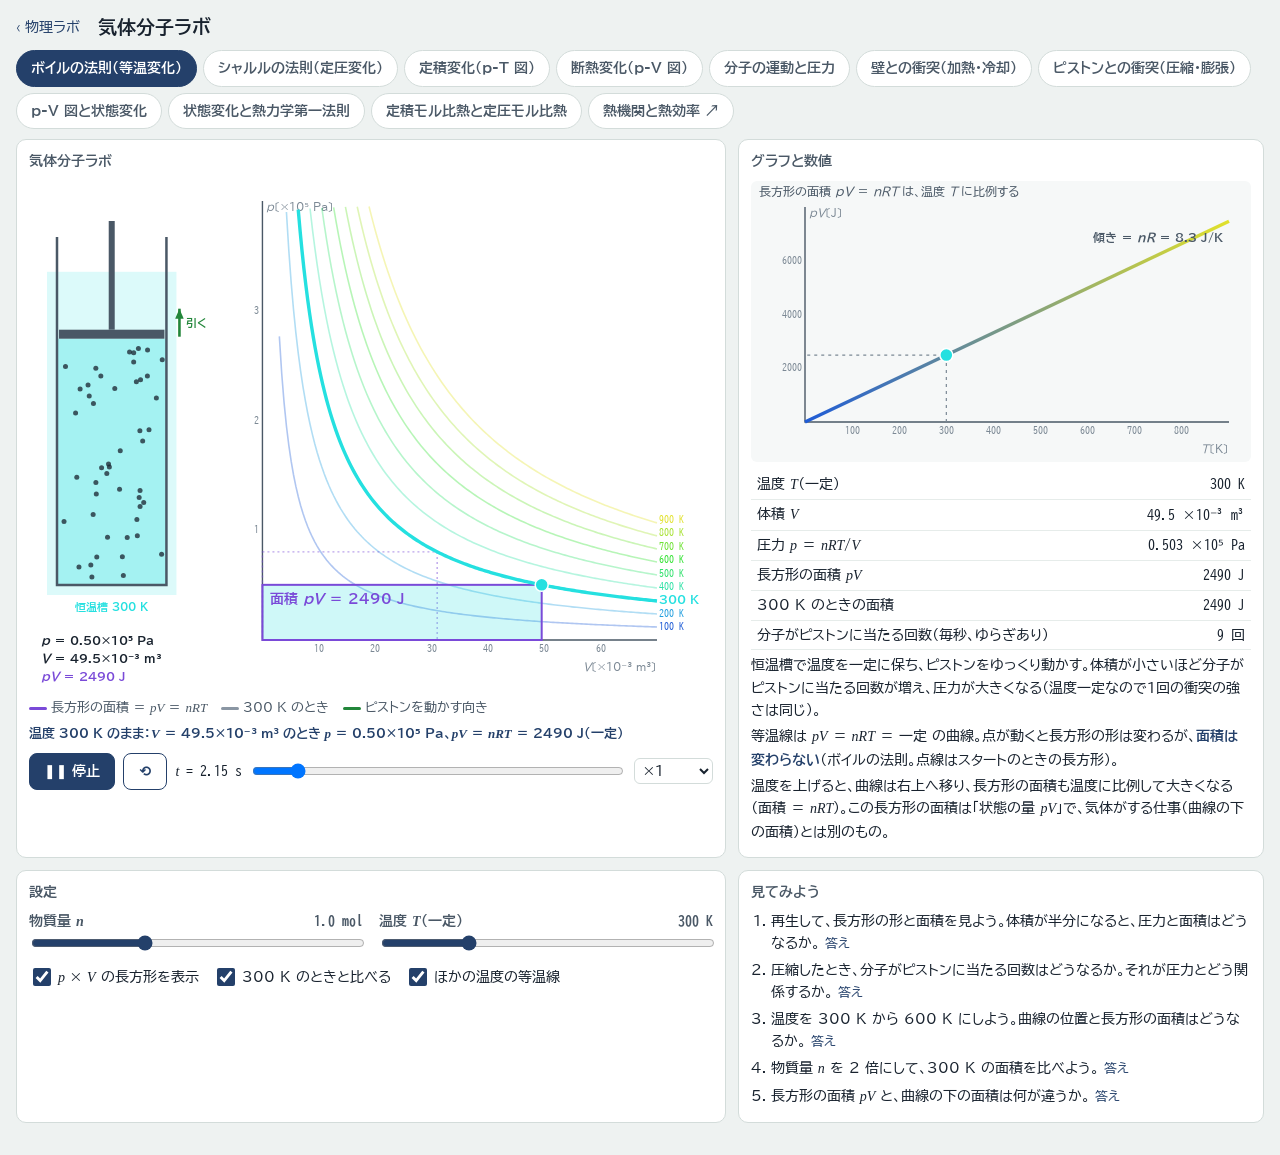
<file: anim/gas.html>
<!doctype html>
<html lang="ja">
<head>
<meta charset="utf-8">
<meta name="viewport" content="width=device-width, initial-scale=1, viewport-fit=cover">
<title>気体分子ラボ</title>
<link rel="preconnect" href="https://fonts.googleapis.com">
<link rel="preconnect" href="https://fonts.gstatic.com" crossorigin>
<link rel="stylesheet" href="https://fonts.googleapis.com/css2?family=BIZ+UDGothic&family=BIZ+UDPGothic:wght@400;700&display=swap">
<link rel="stylesheet" href="lab.css">
<script src="../js/italic.js"></script>
<script src="lab-common.js"></script>
</head>
<body>
<script>
(function(){
"use strict";
const {f, S, V, css, prep, arrow, label, symFont, uiFont, numFont, fit, disc, table, graph} = LAB;
const Rg = 8.3;

/* 乱数（同じ設定なら同じ分子の並びにする） */
function rng(seed){ let s = seed >>> 0; return () => { s = (s*1664525 + 1013904223) >>> 0; return s/4294967296; }; }
function gauss(r){ let u = 0, v = 0; while(u === 0) u = r(); v = r(); return Math.sqrt(-2*Math.log(u))*Math.cos(2*Math.PI*v); }
function heat(tK){ // 温度の色（青 → 赤）
  const x = Math.max(0, Math.min(1, (tK - 100)/1100));
  return `hsl(${220 - 220*x}, 75%, ${48 + 6*Math.sin(x*Math.PI)}%)`;
}

/* ---------- 分子の運動と圧力（2次元モデル） ---------- */
const C = 0.035;   // 速さの目盛り：√T に比例（箱の高さ ＝ 1）
const kinetic = {
  label:"分子の運動と圧力",
  params:[["N","分子の数 "+S("N"),20,300,10,"個",0,100],["T","温度 "+S("T"),100,1200,10,"K",0,300],["W","箱の横幅（体積）",0.4,1.6,0.05,"",2,1]],
  toggles:[["color","速さで色分け",true],["track","1個を追跡",true]],
  timed:true, graphs:2, dt:1/240,
  legend:`<span><i style="background:#3a7bd5"></i>遅い分子</span><span><i style="background:#d9533b"></i>速い分子</span><span><i style="background:var(--acc)"></i>追跡する分子</span>`,
  reset(P, St){
    const r = rng(12345 + P.N), sig = C*Math.sqrt(P.T);
    St.ps = Array.from({length:P.N}, () => ({x:r()*P.W, y:r(), vx:sig*gauss(r), vy:sig*gauss(r)}));
    St.imp = []; St.pts = []; St.trail = [];
  },
  duration(){ return 60; },
  step(P, St, dt, t){
    let J = 0;
    St.ps.forEach(q => {
      q.x += q.vx*dt; q.y += q.vy*dt;
      if(q.x < 0){ q.x = -q.x; q.vx = -q.vx; J += 2*Math.abs(q.vx); }
      if(q.x > P.W){ q.x = 2*P.W - q.x; q.vx = -q.vx; J += 2*Math.abs(q.vx); }
      if(q.y < 0){ q.y = -q.y; q.vy = -q.vy; J += 2*Math.abs(q.vy); }
      if(q.y > 1){ q.y = 2 - q.y; q.vy = -q.vy; J += 2*Math.abs(q.vy); }
    });
    St.imp.push([t + dt, J]); while(St.imp.length && St.imp[0][0] < t + dt - 2) St.imp.shift();
    const tr = St.ps[0]; St.trail.push([tr.x, tr.y]); if(St.trail.length > 240) St.trail.shift();
    if(!St.lastP || t + dt - St.lastP >= 0.1){
      const span = Math.min(2, t + dt), Jsum = St.imp.reduce((a, b) => a + b[1], 0);
      if(span > 0.2) St.pts.push([t + dt, Jsum/(2*(P.W + 1))/span]);
      St.lastP = t + dt;
    }
  },
  draw(ctx){
    const {P, S:St, t, T} = ctx; const {c, w, h} = prep(ctx.stage);
    const tf = fit(w, h, {x0:-0.05, x1:1.75, y0:-0.05, y1:1.05}, 8);
    const ink2 = css("--ink2"), acc = css("--acc");
    c.fillStyle = css("--surface2"); c.fillRect(tf.X(0), tf.Y(1), P.W*tf.s, tf.s);
    c.strokeStyle = ink2; c.lineWidth = 2; c.strokeRect(tf.X(0), tf.Y(1), P.W*tf.s, tf.s);
    c.fillStyle = ink2; c.fillRect(tf.X(P.W), tf.Y(1), 8, tf.s);   // ピストン
    label(c, "ピストン", tf.X(P.W) + 12, tf.Y(0.5), ink2, "left", uiFont(11));
    if(T.track && St.trail.length > 1){ c.strokeStyle = acc; c.globalAlpha = 0.6; c.lineWidth = 1.4; c.beginPath(); St.trail.forEach((q, i) => i ? c.lineTo(tf.X(q[0]), tf.Y(q[1])) : c.moveTo(tf.X(q[0]), tf.Y(q[1]))); c.stroke(); c.globalAlpha = 1; }
    const vref = C*Math.sqrt(P.T)*Math.sqrt(2);
    St.ps.forEach((q, i) => {
      const sp = Math.hypot(q.vx, q.vy), x = Math.min(1, sp/(2*vref));
      c.fillStyle = (T.track && i === 0) ? acc : T.color ? `hsl(${220 - 210*x}, 70%, 50%)` : css("--pos");
      c.beginPath(); c.arc(tf.X(q.x), tf.Y(q.y), (T.track && i === 0) ? 5 : 3.2, 0, 7); c.fill();
    });
    // 速さの分布
    const {c:g, w:gw, h:gh} = prep(ctx.graphs[0]);
    const nb = 20, vmax = 3*vref, bins = new Array(nb).fill(0);
    St.ps.forEach(q => { const k = Math.floor(Math.hypot(q.vx, q.vy)/vmax*nb); if(k < nb) bins[k]++; });
    const pl = 8, pr = 8, pt = 22, pb = 16, bmax = Math.max(...bins, 1)*1.15;
    g.font = uiFont(12); g.fillStyle = css("--ink2"); g.textBaseline = "middle"; g.textAlign = "left"; g.fillText("速さの分布（線：理論の分布）", pl + 4, 10);
    bins.forEach((b, i) => { const x0 = pl + i/nb*(gw - pl - pr), bw = (gw - pl - pr)/nb - 1, hh = b/bmax*(gh - pt - pb); g.fillStyle = `hsl(${220 - 210*Math.min(1, (i + 0.5)/nb*1.5)}, 70%, 55%)`; g.fillRect(x0, gh - pb - hh, bw, hh); });
    const s2 = vref*vref/2; g.strokeStyle = css("--ink2"); g.lineWidth = 1.6; g.beginPath();
    for(let i = 0; i <= 100; i++){ const vv = vmax*i/100, pdf = vv/s2*Math.exp(-vv*vv/(2*s2)), cnt = pdf*P.N*vmax/nb; const X = pl + i/100*(gw - pl - pr), Y = gh - pb - cnt/bmax*(gh - pt - pb); i ? g.lineTo(X, Y) : g.moveTo(X, Y); } g.stroke();
    g.font = numFont(10); g.fillStyle = css("--ink3"); g.textAlign = "right"; g.fillText("速さ →", gw - pr, gh - 4);
    // 圧力
    const v2 = St.ps.reduce((a, q) => a + q.vx*q.vx + q.vy*q.vy, 0)/P.N, pth = P.N*v2/(2*P.W);
    const last = St.pts.length ? St.pts[St.pts.length - 1][1] : 0;
    graph(ctx.graphs[1], {title:"圧力（相対値）：測定と理論", unit:"", tmax:Math.max(10, t), t, ylo:0, yhi:Math.max(pth, last)*1.5 || 1, series:[{pts:St.pts, color:"--pos", name:"測定"}, {fn:() => pth, color:"--acc", name:"理論"}]});
    ctx.banner(`壁が受けた力積から測った圧力 ${f(last,3)}、理論 Nm⟨v²⟩/(2V) ＝ ${f(pth,3)}（2次元）`, "--pos");
    ctx.ro(table([[`分子数 ${S("N")}・温度 ${S("T")}・体積（横幅）`, `${P.N}・${P.T} K・${f(P.W,2)}`], [`⟨${S("v")}²⟩（温度に比例）`, f(v2,4)], [`測定した圧力 ${S("p")}`, f(last,3)], [`${S("p")}${S("V")} ÷ (${S("N")}${S("T")})（一定になるか）`, last ? f(last*P.W/(P.N*P.T)*1e4,3) + " × 10⁻⁴" : "測定中…"]]));
    ctx.eqs(`<p class="eq">画面は2次元のモデル：${S("p")} ＝ ${S("N")}${S("m")}⟨${S("v")}²⟩/(2${S("V")})。3次元では ⟨${S("v")}<sub>x</sub>²⟩ ＝ ⟨${S("v")}²⟩/3 なので ${S("p")} ＝ ${S("N")}${S("m")}⟨${S("v")}²⟩/(3${S("V")})。</p><p class="eq">1回の衝突の力積 2${S("m")}${S("v")}<sub>x</sub> を、2 s 間・壁の長さあたりで平均したものを「測定した圧力」としている。</p>`);
  },
  asks:[
    ["温度を4倍（300 K → 1200 K）にしよう。分子の速さと圧力はそれぞれ何倍になるか。", "速さは 2 倍（√4）、圧力は 4 倍（T に比例）。"],
    ["箱の横幅（体積）を半分にしよう。圧力はどうなるか。それはなぜか。", "2 倍。1つの壁に当たる回数が2倍に増えるから（ボイルの法則）。"],
    ["速さの分布を見よう。全部の分子が同じ速さで動いているか。", "いろいろな速さの分子がある。温度が上がると分布が速いほうに広がる。"]
  ]
};

/* ---------- 1個の分子と壁・ピストンのエネルギーのやりとり（2次元モデル、m ＝ 1） ---------- */
const CG = 0.07;                                  // 速さの目盛り：1成分の標準偏差 ＝ CG√T
const kinE = q => 0.5*(q.vx*q.vx + q.vy*q.vy);    // 運動エネルギー（質量 1）
const toE = K => K/(CG*CG)*0.0138;                // ×10⁻²¹ J（2次元：平均運動エネルギー ＝ kT）
const toV = v => v/CG*Math.sqrt(Rg/0.028);        // m/s（窒素分子として）
const fromV = v => v*CG/Math.sqrt(Rg/0.028);
const sgn = x => (x >= 0 ? "＋" : "−") + f(Math.abs(x), 2);
function bars(cv, evs, title, avg){
  const {c:g, w:gw, h:gh} = prep(cv), ink2 = css("--ink2"), ink3 = css("--ink3");
  g.font = uiFont(12); g.fillStyle = ink2; g.textBaseline = "middle"; g.textAlign = "left"; g.fillText(title, 12, 10);
  const pl = 10, pr = 10, pt = 24, pb = 16, y0 = pt + (gh - pt - pb)/2, show = evs.slice(-24);
  const mx = Math.max(0.5, ...show.map(e => Math.abs(toE(e.dK))))*1.2, bw = (gw - pl - pr)/24;
  g.strokeStyle = css("--grid2"); g.lineWidth = 1; g.beginPath(); g.moveTo(pl, y0); g.lineTo(gw - pr, y0); g.stroke();
  show.forEach((e, i) => { const v = toE(e.dK), hh = v/mx*(gh - pt - pb)/2; g.fillStyle = v >= 0 ? css("--neg") : css("--pos"); g.fillRect(pl + i*bw + 1, hh >= 0 ? y0 - hh : y0, bw - 2, Math.abs(hh)); });
  if(evs.length){ const m = evs.reduce((a, e) => a + toE(e.dK), 0)/evs.length, Y = y0 - m/mx*(gh - pt - pb)/2; g.strokeStyle = css("--acc"); g.lineWidth = 2; g.setLineDash([5, 4]); g.beginPath(); g.moveTo(pl, Y); g.lineTo(gw - pr, Y); g.stroke(); g.setLineDash([]); g.font = numFont(11); g.fillStyle = css("--acc"); g.textAlign = "right"; g.fillText(`${avg} ${m >= 0 ? "＋" : "−"}${f(Math.abs(m), 2)}`, gw - pr, gh - 5); }
  g.font = numFont(10); g.fillStyle = ink3; g.textAlign = "left"; g.fillText("古 → 新", pl, gh - 5);
}

/* ---------- 加熱（冷却）された壁に衝突する分子 ---------- */
const MU = 3, WOM = 100, RM = 0.022, RA = 0.07, WX = 0.62;   // 壁の原子の質量（分子の3倍）、ばねの角振動数、半径、壁の位置
const wall = {
  label:"壁との衝突（加熱・冷却）",
  params:[["Tg","分子のはじめの温度 "+S("T")+"<sub>気体</sub>",100,1200,10,"K",0,300],["Tw","壁の温度 "+S("T")+"<sub>壁</sub>",100,1200,10,"K",0,900]],
  toggles:[["trail","軌跡を表示",true]],
  timed:true, graphs:2, dt:1/240,
  legend:`<span><i style="background:var(--neg)"></i>運動エネルギーを得た</span><span><i style="background:var(--pos)"></i>失った</span><span><i style="background:var(--acc)"></i>平均</span>`,
  reset(P, St){
    const r = rng(777 + P.Tg), sa = CG*Math.sqrt(P.Tw/MU), v0 = Math.SQRT2*CG*Math.sqrt(P.Tg);
    St.r = r; St.m = {x:0.2, y:0.45, vx:v0*Math.cos(0.5), vy:v0*Math.sin(0.5)};
    St.at = []; for(let i = 0; i < 8; i++) St.at.push([WX, (i + 0.5)/8]); for(let i = 0; i <= 8; i++) St.at.push([WX + 0.108, i/8]);
    St.at = St.at.map(s => ({sx:s[0], sy:s[1], x:s[0] + sa/WOM*gauss(r), y:s[1] + sa/WOM*gauss(r), vx:sa*gauss(r), vy:sa*gauss(r)}));
    St.ev = []; St.pts = [[0, toE(kinE(St.m))]]; St.avg = [[0, toE(kinE(St.m))]]; St.sumK = 0; St.na = 0; St.trail = []; St.n = 0; St.lastHit = -9;
  },
  duration(){ return 60; },
  step(P, St, dt, t){
    const r = St.r, sa = CG*Math.sqrt(P.Tw/MU), gam = 3, q = St.m;
    const K0 = kinE(q); let hit = false;
    for(let k = 0; k < 4; k++){   // 分子は4回に分けて進め、すり抜けを防ぐ
      const h = dt/4;
      St.at.forEach(a => {
        a.vx += (-WOM*WOM*(a.x - a.sx) - gam*a.vx)*h + Math.sqrt(2*gam*h)*sa*gauss(r);
        a.vy += (-WOM*WOM*(a.y - a.sy) - gam*a.vy)*h + Math.sqrt(2*gam*h)*sa*gauss(r);
        a.x += a.vx*h; a.y += a.vy*h;
      });
      q.x += q.vx*h; q.y += q.vy*h;
      if(q.x < RM){ q.x = 2*RM - q.x; q.vx = -q.vx; }
      if(q.y < RM){ q.y = 2*RM - q.y; q.vy = -q.vy; }
      if(q.y > 1 - RM){ q.y = 2*(1 - RM) - q.y; q.vy = -q.vy; }
      for(let pass = 0; pass < 3; pass++) St.at.forEach(a => {
        const dx = q.x - a.x, dy = q.y - a.y, d = Math.hypot(dx, dy);
        if(d >= RM + RA || d < 1e-9) return;
        const nx = dx/d, ny = dy/d, vn = (q.vx - a.vx)*nx + (q.vy - a.vy)*ny;
        q.x = a.x + nx*(RM + RA); q.y = a.y + ny*(RM + RA);
        if(vn < 0){ const J = -2*vn/(1 + 1/MU); q.vx += J*nx; q.vy += J*ny; a.vx -= J/MU*nx; a.vy -= J/MU*ny; hit = true; }
      });
      if(q.x > WX - 0.03){ St.guard = (St.guard || 0) + 1; q.x = WX - 0.03 - (q.x - (WX - 0.03)); q.vx = -Math.abs(q.vx); hit = true; }   // 念のための安全策
    }
    const K1 = kinE(q);
    St.sumK += toE(K1)*dt; if(++St.na % 4 === 0) St.avg.push([t + dt, St.sumK/(t + dt)]);
    if(hit){
      const e = St.ev[St.ev.length - 1];
      if(e && t - St.lastHit < 0.06){ e.K1 = K1; e.dK = K1 - e.K0; e.t = t; } else St.ev.push({t, K0, K1, dK:K1 - K0, x:q.x, y:q.y});
      St.lastHit = t; St.pts.push([t, toE(K0)], [t, toE(K1)]);
    } else if(++St.n % 4 === 0) St.pts.push([t + dt, toE(K1)]);
    if(St.n % 3 === 0){ St.trail.push([q.x, q.y]); if(St.trail.length > 90) St.trail.shift(); }
  },
  draw(ctx){
    const {P, S:St, t, T} = ctx; const {c, w, h} = prep(ctx.stage);
    const tf = fit(w, h, {x0:-0.04, x1:WX + 0.3, y0:-0.12, y1:1.03}, 8), s = tf.s;
    const ink = css("--ink"), ink2 = css("--ink2"), q = St.m, K = kinE(q), wx = WX - 0.045;
    c.fillStyle = css("--surface2"); c.fillRect(tf.X(0), tf.Y(1), wx*s, s);
    c.fillStyle = heat(P.Tw); c.globalAlpha = 0.16; c.fillRect(tf.X(wx), tf.Y(1), 0.27*s, s); c.globalAlpha = 1;
    c.strokeStyle = ink2; c.lineWidth = 2.5; c.beginPath(); c.moveTo(tf.X(wx), tf.Y(1)); c.lineTo(tf.X(0), tf.Y(1)); c.lineTo(tf.X(0), tf.Y(0)); c.lineTo(tf.X(wx), tf.Y(0)); c.stroke();
    c.save(); c.beginPath(); c.rect(tf.X(wx - 0.05), tf.Y(1), 0.4*s, s); c.clip();
    St.at.forEach(a => { c.beginPath(); c.arc(tf.X(a.x), tf.Y(a.y), RA*s, 0, 7); c.fillStyle = heat(P.Tw); c.globalAlpha = 0.75; c.fill(); c.globalAlpha = 1; c.strokeStyle = ink2; c.lineWidth = 1.2; c.stroke(); });
    c.restore();
    if(T.trail && St.trail.length > 1){ c.strokeStyle = css("--acc"); c.globalAlpha = 0.5; c.lineWidth = 1.4; c.beginPath(); St.trail.forEach((p, i) => i ? c.lineTo(tf.X(p[0]), tf.Y(p[1])) : c.moveTo(tf.X(p[0]), tf.Y(p[1]))); c.stroke(); c.globalAlpha = 1; }
    const sp = Math.hypot(q.vx, q.vy);
    arrow(c, tf.X(q.x), tf.Y(q.y), tf.X(q.x) + q.vx*0.16*s, tf.Y(q.y) - q.vy*0.16*s, css("--vel"), 2.6);
    disc(c, tf.X(q.x), tf.Y(q.y), Math.max(5, RM*s), heat(K/(CG*CG)), ink);
    const ev = St.ev[St.ev.length - 1];
    if(ev && t - ev.t < 1.1){ const col = ev.dK >= 0 ? css("--neg") : css("--pos"); c.globalAlpha = Math.min(1, 1.6 - (t - ev.t)*1.2); label(c, `ΔK ＝ ${ev.dK >= 0 ? "＋" : "−"}${f(Math.abs(toE(ev.dK)), 2)}`, tf.X(WX - 0.08), tf.Y(Math.min(0.93, Math.max(0.07, ev.y))), col, "right", uiFont(13, true)); c.globalAlpha = 1; }
    label(c, `分子の K ＝ ${f(toE(K), 2)} ×10⁻²¹ J`, tf.X(0) + 8, tf.Y(1) + 14, ink, "left", uiFont(12, true));
    label(c, "断熱壁", tf.X(0), tf.Y(-0.06), ink2, "left", uiFont(11));
    label(c, `${P.Tw > P.Tg ? "加熱された壁" : P.Tw < P.Tg ? "冷却された壁" : "気体と同じ温度の壁"} ${P.Tw} K`, tf.X(WX + 0.3), tf.Y(-0.06), ink2, "right", uiFont(11, true));
    const n = St.ev.length, mean = n ? St.ev.reduce((a, e) => a + toE(e.dK), 0)/n : 0, Kw = toE(P.Tw*CG*CG), Kn = toE(K);
    const ymax = Math.max(Kw, toE(P.Tg*CG*CG), ...St.pts.map(p => p[1]))*1.25;
    graph(ctx.graphs[0], {title:"分子の K", unit:"×10⁻²¹ J", tmax:ctx.dur, t, ylo:0, yhi:ymax, series:[{pts:St.pts, color:"--pos", name:"K"}, {pts:St.avg, color:"--acc", name:"平均"}, {fn:() => Kw, color:"--neg", name:"壁の kT"}]});
    bars(ctx.graphs[1], St.ev, "衝突ごとの ΔK〔×10⁻²¹ J〕", "平均");
    ctx.banner(n ? `衝突 ${n} 回：K ＝ ${f(St.pts[0][1], 2)} → ${f(Kn, 2)}（×10⁻²¹ J）。1回ごとには増減するが、平均すると壁の温度に対応する値 ${f(Kw, 2)} に近づく。` : "分子が壁に衝突するのを待っています…", "--ui");
    const last = ev ? `${f(toE(ev.K0), 2)} → ${f(toE(ev.K1), 2)}（${sgn(toE(ev.dK))}）` : "—";
    ctx.ro(table([[`衝突の回数`, `${n} 回`], [`いまの ${S("K")}`, `${f(Kn, 2)} ×10⁻²¹ J`], [`壁の温度に対応する平均運動エネルギー ${S("k")}${S("T")}<sub>壁</sub>`, `${f(Kw, 2)} ×10⁻²¹ J`], [`最後の衝突の ${S("K")}（×10⁻²¹ J）`, last], [`衝突ごとの Δ${S("K")} の平均`, n ? `${sgn(mean)} ×10⁻²¹ J` : "—"]]));
    ctx.eqs(`<p class="eq">壁は固定されているが、壁をつくる原子は熱運動（振動）している。温度が高いほど激しく振動する。分子は壁の原子と弾性衝突し、運動エネルギーをやりとりする。</p><p class="eq">壁の原子が分子に向かってくるように動いていれば分子は加速され、遠ざかるように動いていれば減速される。壁が熱いと前者が多くなり、分子の運動エネルギーは平均として増える。これが「<b>熱の移動</b>」の分子レベルの姿である。</p><p class="eq">2次元モデルなので平均運動エネルギーは ${S("k")}${S("T")}（3次元では (3/2)${S("k")}${S("T")}）。窒素分子として換算している。</p>`);
  },
  asks:[
    ["気体 300 K、壁 900 K で再生しよう。分子の K はどう変わっていくか。1回ごとの ΔK はいつも正か。", "平均として増え、壁の kT に近づく。1回ごとの ΔK は正のこともあれば負のこともある（壁の原子が遠ざかる向きに動いていたとき）。"],
    ["壁の温度を 100 K にしよう。分子の K は平均してどうなるか。", "減っていく。冷たい壁の原子はゆっくり振動しているので、分子が運動エネルギーを渡す。"],
    ["気体と壁をどちらも 300 K にしよう。K は平均してどうなるか。", "増減をくり返すだけで、平均としては変わらない。これが熱平衡で、熱の移動はない。"],
    ["壁の温度を上げると、壁の原子の振動はどう見えるか。", "振動が大きく速くなる。壁の温度は、壁の原子の熱運動の激しさである。"]
  ]
};

/* ---------- ピストンに衝突する分子（圧縮・膨張） ---------- */
const piston = {
  label:"ピストンとの衝突（圧縮・膨張）",
  selects:[["dir","ピストンの動き",[["c","圧縮（押しこむ）"],["e","膨張（引きぬく）"]],"c"]],
  params:[["u","ピストンの速さ "+S("u"),5,150,5,"m/s",0,15],["Tg","分子のはじめの温度 "+S("T"),100,1200,10,"K",0,300]],
  toggles:[["trail","軌跡を表示",true]],
  timed:true, graphs:2, dt:1/240,
  legend:`<span><i style="background:var(--neg)"></i>運動エネルギーを得た</span><span><i style="background:var(--pos)"></i>失った</span><span><i style="background:var(--vel)"></i>分子の速度</span>`,
  reset(P, St){
    const v0 = Math.SQRT2*CG*Math.sqrt(P.Tg), comp = P.dir === "c";
    St.m = {x:comp ? 0.3 : 0.2, y:0.45, vx:v0*Math.cos(0.3), vy:v0*Math.sin(0.3)};
    St.xp = comp ? 1.0 : 0.5; St.goal = comp ? 0.5 : 1.0; St.moving = true;
    St.ev = []; St.pts = [[0, toE(kinE(St.m))]]; St.trail = []; St.n = 0;
  },
  duration(P){ const um = fromV(P.u); return Math.min(40, 0.5/um + 3); },
  step(P, St, dt, t){
    const q = St.m, um = fromV(P.u), up = St.moving ? (P.dir === "c" ? -um : um) : 0;
    if(St.moving){ St.xp += up*dt; if((P.dir === "c" && St.xp <= St.goal) || (P.dir === "e" && St.xp >= St.goal)){ St.xp = St.goal; St.moving = false; } }
    const K0 = kinE(q), vin = q.vx; q.x += q.vx*dt; q.y += q.vy*dt;
    if(q.x < RM){ q.x = 2*RM - q.x; q.vx = -q.vx; }
    if(q.y < RM){ q.y = 2*RM - q.y; q.vy = -q.vy; }
    if(q.y > 1 - RM){ q.y = 2*(1 - RM) - q.y; q.vy = -q.vy; }
    let hit = false;
    if(q.x > St.xp - RM){ q.vx = 2*up - q.vx; q.x = 2*(St.xp - RM) - q.x; hit = true; }
    const K1 = kinE(q);
    if(hit && up !== 0){ St.ev.push({t, K0, K1, dK:K1 - K0, vin, vout:q.vx, up, y:q.y}); St.pts.push([t, toE(K0)], [t, toE(K1)]); }
    else if(++St.n % 4 === 0) St.pts.push([t + dt, toE(K1)]);
    if(St.n % 3 === 0){ St.trail.push([q.x, q.y]); if(St.trail.length > 90) St.trail.shift(); }
  },
  draw(ctx){
    const {P, S:St, t, T} = ctx; const {c, w, h} = prep(ctx.stage);
    const tf = fit(w, h, {x0:-0.04, x1:1.3, y0:-0.12, y1:1.03}, 8), s = tf.s;
    const ink = css("--ink"), ink2 = css("--ink2"), q = St.m, K = kinE(q), xp = St.xp, comp = P.dir === "c";
    c.fillStyle = css("--surface2"); c.fillRect(tf.X(0), tf.Y(1), xp*s, s);
    c.strokeStyle = ink2; c.lineWidth = 2.5; c.beginPath(); c.moveTo(tf.X(1.02), tf.Y(1)); c.lineTo(tf.X(0), tf.Y(1)); c.lineTo(tf.X(0), tf.Y(0)); c.lineTo(tf.X(1.02), tf.Y(0)); c.stroke();
    c.fillStyle = ink2; c.fillRect(tf.X(xp), tf.Y(1) + 2, 9, s - 4); c.fillRect(tf.X(xp) + 9, tf.Y(0.5) - 4, (1.28 - xp)*s - 9, 8);
    const u = St.moving ? (comp ? -1 : 1)*18 : 0;
    if(u) { arrow(c, tf.X(xp) + 16, tf.Y(0.62), tf.X(xp) + 16 + u, tf.Y(0.62), css("--acc"), 3); }
    label(c, St.moving ? `ピストン u ＝ ${P.u} m/s` : "ピストンは止まった", tf.X(1.3), tf.Y(-0.06), css("--acc"), "right", uiFont(11, true));
    label(c, "断熱壁", tf.X(0), tf.Y(-0.06), ink2, "left", uiFont(11));
    if(T.trail && St.trail.length > 1){ c.strokeStyle = css("--acc"); c.globalAlpha = 0.5; c.lineWidth = 1.4; c.beginPath(); St.trail.forEach((p, i) => i ? c.lineTo(tf.X(p[0]), tf.Y(p[1])) : c.moveTo(tf.X(p[0]), tf.Y(p[1]))); c.stroke(); c.globalAlpha = 1; }
    arrow(c, tf.X(q.x), tf.Y(q.y), tf.X(q.x) + q.vx*0.16*s, tf.Y(q.y) - q.vy*0.16*s, css("--vel"), 2.6);
    disc(c, tf.X(q.x), tf.Y(q.y), Math.max(5, RM*s), heat(K/(CG*CG)), ink);
    const ev = St.ev[St.ev.length - 1];
    if(ev && t - ev.t < 1.1){ c.globalAlpha = Math.min(1, 1.6 - (t - ev.t)*1.2); label(c, `ΔK ＝ ${ev.dK >= 0 ? "＋" : "−"}${f(Math.abs(toE(ev.dK)), 2)}`, tf.X(Math.min(xp, 1)) - 14, tf.Y(Math.min(0.9, Math.max(0.1, ev.y))) - 16, ev.dK >= 0 ? css("--neg") : css("--pos"), "right", uiFont(13, true)); c.globalAlpha = 1; }
    label(c, `分子の K ＝ ${f(toE(K), 2)} ×10⁻²¹ J`, tf.X(0) + 8, tf.Y(1) + 14, ink, "left", uiFont(12, true));
    const n = St.ev.length, K00 = St.pts[0][1], Kn = toE(K);
    graph(ctx.graphs[0], {title:"分子の K", unit:"×10⁻²¹ J", tmax:ctx.dur, t, ylo:0, yhi:Math.max(K00*1.3, ...St.pts.map(p => p[1]))*1.15, series:[{pts:St.pts, color:"--pos", name:"K"}, {fn:() => K00, color:"--ghost", name:"はじめ"}]});
    bars(ctx.graphs[1], St.ev, "衝突ごとの ΔK〔×10⁻²¹ J〕", "平均");
    ctx.banner(n ? `衝突 ${n} 回：K ＝ ${f(K00, 2)} → ${f(Kn, 2)}（×10⁻²¹ J）。ピストンが${comp ? "押しこまれると分子の K は増え" : "引きぬかれると分子の K は減り"}ます。` : `ピストンが${comp ? "押しこまれて" : "引きぬかれて"}います。分子がぶつかるのを待っています…`, "--ui");
    const rows = [[`衝突の回数`, `${n} 回`], [`いまの ${S("K")}`, `${f(Kn, 2)} ×10⁻²¹ J`], [`はじめの ${S("K")}`, `${f(K00, 2)} ×10⁻²¹ J`]];
    if(ev){
      const a = toV(ev.vin), b = toV(Math.abs(ev.vout)), uu = P.u, sg = comp ? 1 : -1;
      rows.push([`最後の衝突：ピストンに向かう速さ ${S("v")}<sub>x</sub> の大きさ`, `${f(a, 0)} → ${f(b, 0)} m/s`]);
      rows.push([`${S("v")}${comp ? " ＋ 2" : " − 2"}${S("u")}（${comp ? "圧縮" : "膨張"}の式）`, `${f(a + sg*2*uu, 0)} m/s`]);
      rows.push([`Δ${S("K")}（実測）`, `${sgn(toE(ev.dK))} ×10⁻²¹ J`]);
      rows.push([`力積 × ${S("u")} ＝ 2${S("m")}(${S("v")} ${comp ? "＋" : "−"} ${S("u")})${S("u")}`, `${sgn(sg*toE(2*(ev.vin + sg*fromV(uu))*fromV(uu)))} ×10⁻²¹ J`]);
    }
    ctx.ro(table(rows));
    ctx.eqs(`<p class="eq">ピストンは動いているので、分子の速さは「ピストンから見た速さ」が反転する形で変わる：<b>圧縮</b> ${S("v")}′ ＝ ${S("v")} ＋ 2${S("u")}、<b>膨張</b> ${S("v")}′ ＝ ${S("v")} − 2${S("u")}（${S("v")}：ピストンに向かう速さ）。</p><p class="eq">運動エネルギーの変化は Δ${S("K")} ＝ ½${S("m")}(${S("v")}′² − ${S("v")}²) ＝ ±2${S("m")}${S("u")}(${S("v")} ± ${S("u")})。これは、ピストンが分子に与えた力積 2${S("m")}(${S("v")} ± ${S("u")}) と、ピストンが動いた距離（${S("u")}×衝突の時間）の積、つまり<b>ピストンが分子にした仕事</b>に等しい。</p><p class="eq">実際のピストンの速さは分子よりずっと遅く、1回の変化はごくわずか。それが膨大な回数積み重なって気体の温度が変わる。ここでは見やすいように速く動かしている。</p>`);
  },
  asks:[
    ["圧縮で再生しよう。衝突のたびに分子の速さ（x成分）は何 m/s ずつ増えるか。ピストンの速さ u と比べよう。", "2u ずつ増える（v′ ＝ v ＋ 2u）。表の「v ＋ 2u」と実測が一致する。"],
    ["膨張にしよう。分子の K はどうなるか。このエネルギーはどこへ行ったか。", "減る（v′ ＝ v − 2u）。分子がピストンを押して仕事をした分、運動エネルギーが減った。"],
    ["圧縮で u を 2 倍にすると、1回の衝突の ΔK はおよそ何倍か。", "2u(v＋u) なので、u が v より小さければほぼ 2 倍（u も増えるぶん少し大きい）。"],
    ["膨張で u を大きくして、分子の速さより速くしよう。何が起こるか。", "ピストンが分子から逃げるので追いつけず、衝突しない（K は変わらない）。"]
  ]
};

/* ---------- 等温変化：温度が違うと p-V 曲線の位置が変わる（面積 pV ＝ nRT） ---------- */
function gaxes(c, box, xmax, ymax, xlab, ylab, ink2, ink3, xs, ys){
  const X = v => box.x + v/xmax*box.w, Y = v => box.y + box.h - v/ymax*box.h;
  c.strokeStyle = ink2; c.lineWidth = 1.4; c.beginPath(); c.moveTo(X(0), Y(ymax)); c.lineTo(X(0), Y(0)); c.lineTo(X(xmax), Y(0)); c.stroke();
  label(c, ylab, X(0) + 4, Y(ymax) + 6, ink3, "left", uiFont(11)); label(c, xlab, X(xmax), Y(0) + 27, ink3, "right", uiFont(11));
  const sx = xs || LAB.niceStep(xmax, 5), sy = ys || LAB.niceStep(ymax, 4);
  c.font = numFont(10); c.fillStyle = ink3; c.textAlign = "center"; c.textBaseline = "alphabetic";
  for(let v = sx; v < xmax; v += sx) c.fillText(f(v, sx < 1 ? 1 : 0), X(v), Y(0) + 12);
  c.textAlign = "right"; for(let q = sy; q < ymax; q += sy) c.fillText(f(q, sy < 1 ? 1 : 0), X(0) - 3, Y(q) + 3);
  return {X, Y};
}
const pOf = (n, T, V) => n*Rg*T/(V*100);        // ×10⁵ Pa（V：×10⁻³ m³ ＝ L）
const vOf = (n, p, T) => n*Rg*T/(p*100);         // L
const niceCeil = x => { const st = x > 20 ? 5 : x > 8 ? 2 : x > 3 ? 1 : 0.5; return Math.ceil(x/st)*st; };
function curve(c, fn, x0, x1, ymax, X, Y, N){    // fn(x) が ymax を超える部分は描かない
  let on = false; c.beginPath();
  for(let i = 0; i <= N; i++){ const x = x0 + (x1 - x0)*i/N, y = fn(x); if(!(y <= ymax) || !isFinite(y)){ on = false; continue; } on ? c.lineTo(X(x), Y(y)) : c.moveTo(X(x), Y(y)); on = true; }
  c.stroke();
}
/* ---------- 縦型シリンダーと分子（ボイルの法則・シャルルの法則で共通） ---------- */
function partsInit(St, seed, N){ const r = rng(seed); St.ps = Array.from({length:N}, () => { const a = r()*2*Math.PI; return {x:r(), y:r(), dx:Math.cos(a), dy:Math.sin(a)}; }); St.hits = []; }
function partsStep(St, dt, t, sp, H){   // sp：速さ（シリンダーの幅 ＝ 1 として毎秒）、H：気体の高さ（幅との比）
  St.ps.forEach(q => { q.x += q.dx*sp*dt; q.y += q.dy*sp*dt/H;
    if(q.x < 0){ q.x = -q.x; q.dx = Math.abs(q.dx); } if(q.x > 1){ q.x = 2 - q.x; q.dx = -Math.abs(q.dx); }
    if(q.y < 0){ q.y = -q.y; q.dy = Math.abs(q.dy); } if(q.y > 1){ q.y = 2 - q.y; q.dy = -Math.abs(q.dy); St.hits.push(t); } });
  while(St.hits.length && St.hits[0] < t - 2) St.hits.shift();
}
const hitRate = (St, t) => t > 0.3 ? St.hits.length/Math.min(2, t) : 0;
function vcyl(c, o){   // o：x, y, w, h（シリンダーの外形）、frac（気体の高さ ÷ h）、tK、ps、bath、weight、heat、push
  const ink2 = css("--ink2"), bot = o.y + o.h, top = bot - o.h*o.frac, x = o.x, w = o.w;
  if(o.bath){ c.fillStyle = heat(o.tK); c.globalAlpha = 0.16; c.fillRect(x - 10, o.y + o.h*0.1, w + 20, o.h*0.9 + 10); c.globalAlpha = 1; }
  c.fillStyle = heat(o.tK); c.globalAlpha = 0.3; c.fillRect(x, top, w, bot - top); c.globalAlpha = 1;
  c.fillStyle = css("--ink"); c.globalAlpha = 0.75; o.ps.forEach(q => { c.beginPath(); c.arc(x + 4 + q.x*(w - 8), bot - 4 - q.y*Math.max(1, bot - top - 8), 2.5, 0, 7); c.fill(); }); c.globalAlpha = 1;
  c.strokeStyle = ink2; c.lineWidth = 2.5; c.beginPath(); c.moveTo(x, o.y); c.lineTo(x, bot); c.lineTo(x + w, bot); c.lineTo(x + w, o.y); c.stroke();
  c.fillStyle = ink2; c.fillRect(x + 2, top - 9, w - 4, 9);
  if(o.weight){ const ww = w*0.64, wh = 8 + o.weight*9; c.fillStyle = css("--ink3"); c.fillRect(x + (w - ww)/2, top - 9 - wh, ww, wh); if(wh > 14) label(c, "おもり", x + w/2, top - 9 - wh/2, css("--surface"), "center", uiFont(10, true)); }
  else { c.fillStyle = ink2; c.fillRect(x + w/2 - 3, o.y - 16, 6, top - 9 - (o.y - 16)); }
  if(o.push){ const dn = o.push < 0; arrow(c, x + w + 13, dn ? top - 30 : top - 2, x + w + 13, dn ? top - 2 : top - 30, css("--acc"), 2.6); label(c, dn ? "押す" : "引く", x + w + 20, top - 16, css("--acc"), "left", uiFont(11, true)); }
  if(o.heat){ const cc = o.heat > 0 ? css("--neg") : css("--pos"); for(let k = 1; k <= 3; k++){ const xx = x + w*k/4; o.heat > 0 ? arrow(c, xx, bot + 20, xx, bot + 3, cc, 2.4) : arrow(c, xx, bot + 3, xx, bot + 20, cc, 2.4); } label(c, o.heat > 0 ? "加熱" : "冷却", x + w/2, bot + 30, cc, "center", uiFont(11, true)); }
  return {top, bot};
}
/* 図の割りつけ：PC は シリンダー｜グラフ、スマホは 上にシリンダーと数値、下にグラフ */
function gasLayout(ctx, w, narrow){
  const wide = w > 520, want = wide ? "4/3" : (narrow || "3/4");
  if(ctx.stage.style.aspectRatio !== want){ ctx.stage.style.aspectRatio = want; requestAnimationFrame(() => window.dispatchEvent(new Event("resize"))); }
  return wide;
}
function cylLayout(w, h, wide){
  if(wide){ const cw = Math.min(110, w*0.16), cyl = {x:28, y:58, w:cw, h:h - 165}, gx = cyl.x + cw + 96; return {wide, cyl, box:{x:gx, y:22, w:w - gx - 56, h:h - 74}, txt:{x:12, y:h - 52}}; }
  const cyl = {x:22, y:40, w:62, h:h*0.3}, by = cyl.y + cyl.h + 48;
  return {wide, cyl, box:{x:46, y:by, w:w - 92, h:h - by - 52}, txt:{x:cyl.x + cyl.w + 54, y:46}};
}
function readout(c, L, rows){ rows.forEach((r, i) => label(c, r[0], L.txt.x, L.txt.y + i*18, r[1] || css("--ink"), "left", uiFont(L.wide ? 12 : 13, true))); }

/* ---------- ボイルの法則（等温変化）：温度が違うと p-V 曲線の位置が変わる（面積 pV ＝ nRT） ---------- */
const VMID = 31, VAMP = 19, VPER = 10;
const isoV = t => VMID + VAMP*Math.sin(2*Math.PI*t/VPER);
const iso = {
  label:"ボイルの法則（等温変化）",
  params:[["n","物質量 "+S("n"),0.5,2,0.1,"mol",1,1],["T","温度 "+S("T")+"（一定）",100,900,10,"K",0,300]],
  toggles:[["rect","p × V の長方形を表示",true],["ref","300 K のときと比べる",true],["fam","ほかの温度の等温線",true]],
  timed:true, graphs:1, wide:[0], aspect:"4/3", dt:1/120,
  legend:`<span><i style="background:var(--hl2)"></i>長方形の面積 ＝ ${S("p")}${S("V")} ＝ ${S("n")}${S("R")}${S("T")}</span><span><i style="background:var(--ghost)"></i>300 K のとき</span><span><i style="background:var(--acc)"></i>ピストンを動かす向き</span>`,
  reset(P, St){ partsInit(St, 4321, 48); },
  duration(){ return 2*VPER; },
  step(P, St, dt, t){ partsStep(St, dt, t + dt, Math.sqrt(P.T/300), isoV(t + dt)/25); },
  draw(ctx){
    const {P, S:St, T:Tg, t} = ctx; const {c, w, h} = prep(ctx.stage), Lw = gasLayout(ctx, w), L = cylLayout(w, h, Lw);
    const ink2 = css("--ink2"), ink3 = css("--ink3"), n = P.n, T = P.T, V = isoV(t), p = pOf(n, T, V), J = p*V*100, dV = Math.cos(2*Math.PI*t/VPER);
    const vmax = 70, pmax = niceCeil(pOf(n, 900, 20)), box = L.box, ax = gaxes(c, box, vmax, pmax, "V〔×10⁻³ m³〕", "p〔×10⁵ Pa〕", ink2, ink3);
    // シリンダー（恒温槽の中で、ピストンをゆっくり動かす）
    vcyl(c, {x:L.cyl.x, y:L.cyl.y, w:L.cyl.w, h:L.cyl.h, frac:V/vmax, tK:T, ps:St.ps, bath:true, push:t < ctx.dur - 1e-6 ? (dV > 0.05 ? 1 : dV < -0.05 ? -1 : 0) : 0});
    label(c, `恒温槽 ${T} K`, L.cyl.x + L.cyl.w/2, L.cyl.y + L.cyl.h + 22, heat(T), "center", uiFont(11, true));
    readout(c, L, [[`p ＝ ${f(p, 2)}×10⁵ Pa`], [`V ＝ ${f(V, 1)}×10⁻³ m³`], [`pV ＝ ${f(J, 0)} J`, css("--hl2")]]);
    if(Tg.fam){ for(let TT = 100; TT <= 900; TT += 100){ if(TT === T) continue; c.strokeStyle = heat(TT); c.globalAlpha = 0.35; c.lineWidth = 1.6; curve(c, v => pOf(n, TT, v), 3, vmax, pmax, ax.X, ax.Y, 160); c.globalAlpha = 1;
      if(L.wide || TT % 300 === 0) label(c, `${TT} K`, ax.X(vmax) + 2, ax.Y(pOf(n, TT, vmax*0.97)), heat(TT), "left", numFont(10)); } }
    if(Tg.ref && T !== 300){ const pr = pOf(n, 300, V); c.strokeStyle = css("--ghost"); c.lineWidth = 2; c.setLineDash([5, 4]); curve(c, v => pOf(n, 300, v), 3, vmax, pmax, ax.X, ax.Y, 160); if(pr <= pmax) c.strokeRect(ax.X(0), ax.Y(pr), ax.X(V) - ax.X(0), ax.Y(0) - ax.Y(pr)); c.setLineDash([]); if(pr <= pmax) label(c, `300 K：${f(n*Rg*300, 0)} J`, ax.X(V) - 4, ax.Y(pr) + (pr < p ? 12 : -8), css("--ghost"), "right", numFont(10)); }
    if(Tg.rect){ const p0 = pOf(n, T, VMID); if(p0 <= pmax){ c.strokeStyle = css("--hl2"); c.globalAlpha = 0.5; c.lineWidth = 1.4; c.setLineDash([2, 3]); c.strokeRect(ax.X(0), ax.Y(p0), ax.X(VMID) - ax.X(0), ax.Y(0) - ax.Y(p0)); c.setLineDash([]); c.globalAlpha = 1; }
      if(p <= pmax){ c.fillStyle = heat(T); c.globalAlpha = 0.22; c.fillRect(ax.X(0), ax.Y(p), ax.X(V) - ax.X(0), ax.Y(0) - ax.Y(p)); c.globalAlpha = 1; c.strokeStyle = css("--hl2"); c.lineWidth = 2; c.strokeRect(ax.X(0), ax.Y(p), ax.X(V) - ax.X(0), ax.Y(0) - ax.Y(p));
        label(c, `面積 pV ＝ ${f(J, 0)} J`, ax.X(0) + 8, Math.max(ax.Y(p) + 14, box.y + 12), css("--hl2"), "left", uiFont(L.wide ? 14 : 12, true)); } }
    c.strokeStyle = heat(T); c.lineWidth = 3.4; curve(c, v => pOf(n, T, v), 3, vmax, pmax, ax.X, ax.Y, 200);
    if(p <= pmax) disc(c, ax.X(V), ax.Y(p), 6.5, heat(T), css("--surface"));
    label(c, `${T} K`, ax.X(vmax) + 2, ax.Y(pOf(n, T, vmax*0.97)), heat(T), "left", uiFont(12, true));
    // 補助のグラフ：pV ＝ nRT（温度に比例）
    const {c:g, w:gw, h:gh} = prep(ctx.graphs[0]), Jmax = niceCeil(n*Rg*900/1000)*1000, gb = {x:54, y:26, w:gw - 76, h:gh - 66}, gx = gaxes(g, gb, 900, Jmax, "T〔K〕", "pV〔J〕", ink2, ink3, 100, Jmax/4);
    g.font = uiFont(12); g.fillStyle = ink2; g.textBaseline = "middle"; g.textAlign = "left"; g.fillText("長方形の面積 pV ＝ nRT は、温度 T に比例する", 8, 10);
    const grad = g.createLinearGradient(gx.X(0), 0, gx.X(900), 0); grad.addColorStop(0, heat(100)); grad.addColorStop(1, heat(900)); g.strokeStyle = grad; g.lineWidth = 3.5; g.beginPath(); g.moveTo(gx.X(0), gx.Y(0)); g.lineTo(gx.X(900), gx.Y(n*Rg*900)); g.stroke();
    g.setLineDash([3, 4]); g.strokeStyle = ink3; g.lineWidth = 1.2; g.beginPath(); g.moveTo(gx.X(T), gx.Y(0)); g.lineTo(gx.X(T), gx.Y(J)); g.lineTo(gx.X(0), gx.Y(J)); g.stroke(); g.setLineDash([]);
    disc(g, gx.X(300), gx.Y(n*Rg*300), 4.5, css("--ghost")); disc(g, gx.X(T), gx.Y(J), 6.5, heat(T), css("--surface"));
    label(g, `傾き ＝ nR ＝ ${f(n*Rg, 1)} J/K`, gx.X(900) - 6, gx.Y(n*Rg*900) + 16, ink2, "right", uiFont(12, true));
    const hr = hitRate(St, t);
    ctx.banner(`温度 ${T} K のまま：V ＝ ${f(V,1)}×10⁻³ m³ のとき p ＝ ${f(p,2)}×10⁵ Pa、pV ＝ nRT ＝ ${f(J,0)} J（一定）`, "--ui");
    ctx.ro(table([[`温度 ${S("T")}（一定）`, `${T} K`], [`体積 ${S("V")}`, `${f(V,1)} ×10⁻³ m³`], [`圧力 ${S("p")} ＝ ${S("n")}${S("R")}${S("T")}/${S("V")}`, `${f(p,3)} ×10⁵ Pa`], [`長方形の面積 ${S("p")}${S("V")}`, `${f(J,0)} J`], [`300 K のときの面積`, `${f(n*Rg*300,0)} J`], [`分子がピストンに当たる回数（毎秒、ゆらぎあり）`, `${f(hr, 0)} 回`]]));
    ctx.eqs(`<p class="eq">恒温槽で温度を一定に保ち、ピストンをゆっくり動かす。体積が小さいほど分子がピストンに当たる回数が増え、圧力が大きくなる（温度一定なので1回の衝突の強さは同じ）。</p><p class="eq">等温線は ${S("p")}${S("V")} ＝ ${S("n")}${S("R")}${S("T")} ＝ 一定 の曲線。点が動くと長方形の形は変わるが、<b>面積は変わらない</b>（ボイルの法則。点線はスタートのときの長方形）。</p><p class="eq">温度を上げると、曲線は右上へ移り、長方形の面積も温度に比例して大きくなる（面積 ＝ ${S("n")}${S("R")}${S("T")}）。この長方形の面積は「状態の量 ${S("p")}${S("V")}」で、気体がする仕事（曲線の下の面積）とは別のもの。</p>`);
  },
  asks:[
    ["再生して、長方形の形と面積を見よう。体積が半分になると、圧力と面積はどうなるか。", "圧力は 2 倍、面積は変わらない（pV ＝ nRT ＝ 一定）。"],
    ["圧縮したとき、分子がピストンに当たる回数はどうなるか。それが圧力とどう関係するか。", "増える。温度一定なので1回の衝突の強さは同じで、回数が増えた分だけ圧力が大きくなる。"],
    ["温度を 300 K から 600 K にしよう。曲線の位置と長方形の面積はどうなるか。", "曲線は右上に移り、面積は 2 倍になる（面積 ＝ nRT）。"],
    ["物質量 n を 2 倍にして、300 K の面積を比べよう。", "2 倍。面積 ＝ nRT は物質量にも比例する。"],
    ["長方形の面積 pV と、曲線の下の面積は何が違うか。", "長方形は状態で決まる pV ＝ nRT。曲線の下の面積は、変化の間に気体がした仕事。"]
  ]
};

/* ---------- シャルルの法則（定圧変化）：圧力が違うと V-T 直線の傾きが変わる（傾き nR/p） ---------- */
const TMID = 375, TAMP = 225, TPER = 12;
const isobT = t => TMID - TAMP*Math.cos(2*Math.PI*t/TPER);
const isobar = {
  label:"シャルルの法則（定圧変化）",
  params:[["n","物質量 "+S("n"),0.5,2,0.1,"mol",1,1],["p","圧力 "+S("p")+"（一定）",0.5,4,0.1,"×10⁵ Pa",1,1]],
  toggles:[["tri","傾きの三角形（ΔT ＝ 100 K）を表示",true],["fam","ほかの圧力の直線",true],["cel","セルシウス温度の目盛り",true]],
  timed:true, graphs:1, wide:[0], aspect:"4/3", dt:1/120,
  legend:`<span><i style="background:var(--pos)"></i>この圧力の直線</span><span><i style="background:var(--hl2)"></i>傾きの三角形</span><span><i style="background:var(--neg)"></i>加熱</span>`,
  reset(P, St){ partsInit(St, 8765, 48); },
  duration(){ return 2*TPER; },
  step(P, St, dt, t){ const T = isobT(t + dt); partsStep(St, dt, t + dt, Math.sqrt(T/300), vOf(P.n, P.p, T)/25); },
  draw(ctx){
    const {P, S:St, T:Tg, t} = ctx; const {c, w, h} = prep(ctx.stage), Lw = gasLayout(ctx, w), L = cylLayout(w, h, Lw);
    const ink2 = css("--ink2"), ink3 = css("--ink3"), n = P.n, p = P.p, vmax = isoVmax(n), tmax = 650;
    const T = isobT(t), V = vOf(n, p, T), slope = n*Rg/(p*100), dT = Math.sin(2*Math.PI*t/TPER);   // L/K
    const box = L.box, ax = gaxes(c, box, tmax, vmax, "T〔K〕", "V〔×10⁻³ m³〕", ink2, ink3, 100);
    vcyl(c, {x:L.cyl.x, y:L.cyl.y, w:L.cyl.w, h:L.cyl.h, frac:Math.min(1, V/vmax), tK:T, ps:St.ps, weight:p, heat:t < ctx.dur - 1e-6 ? (dT > 0.05 ? 1 : dT < -0.05 ? -1 : 0) : 0});
    readout(c, L, [[`T ＝ ${f(T, 0)} K（${f(T - 273, 0)} ℃）`, heat(T)], [`V ＝ ${f(V, 1)}×10⁻³ m³`], [`p ＝ ${f(p, 1)}×10⁵ Pa（一定）`]]);
    if(Tg.cel){ c.font = numFont(10); c.fillStyle = ink3; c.textAlign = "center"; c.textBaseline = "alphabetic";
      [[0, "−273 ℃"], [273, "0 ℃"], [473, "200 ℃"]].forEach(([k, s2]) => { c.fillText(s2, ax.X(k), ax.Y(0) + 40); c.strokeStyle = ink3; c.lineWidth = 1; c.beginPath(); c.moveTo(ax.X(k), ax.Y(0)); c.lineTo(ax.X(k), ax.Y(0) + 4); c.stroke(); }); }
    if(Tg.fam){ [0.5, 1, 2, 3, 4].forEach(pp => { if(Math.abs(pp - p) < 0.05) return; c.strokeStyle = css("--ghost"); c.globalAlpha = 0.6; c.lineWidth = 1.6; curve(c, tt => vOf(n, pp, tt), 0, tmax, vmax, ax.X, ax.Y, 60); c.globalAlpha = 1;
      const tt = Math.min(tmax*0.96, vmax*0.9*pp*100/(n*Rg)); label(c, `p ＝ ${pp}`, ax.X(tt) + 4, ax.Y(vOf(n, pp, tt)) - 2, css("--ghost"), "left", numFont(10)); }); }
    // この圧力の直線：0〜150 K は点線（理想気体として延長）、150〜600 K は実線
    c.strokeStyle = css("--pos"); c.lineWidth = 2; c.setLineDash([4, 4]); curve(c, tt => vOf(n, p, tt), 0, 150, vmax, ax.X, ax.Y, 10); c.setLineDash([]);
    c.lineWidth = 3.4; curve(c, tt => vOf(n, p, tt), 150, tmax, vmax, ax.X, ax.Y, 60);
    const tl2 = Math.min(tmax*0.96, vmax*0.88*p*100/(n*Rg)); label(c, `p ＝ ${f(p,1)}`, ax.X(tl2) - 6, ax.Y(vOf(n, p, tl2)) + 14, css("--pos"), "right", uiFont(13, true));
    if(V <= vmax){ c.setLineDash([3, 4]); c.strokeStyle = ink3; c.lineWidth = 1.2; c.beginPath(); c.moveTo(ax.X(T), ax.Y(0)); c.lineTo(ax.X(T), ax.Y(V)); c.lineTo(ax.X(0), ax.Y(V)); c.stroke(); c.setLineDash([]); }
    if(Tg.tri){ const t0 = 300, v0 = vOf(n, p, t0), v1 = vOf(n, p, t0 + 100), hl2 = css("--hl2");
      if(v1 <= vmax){ c.strokeStyle = hl2; c.lineWidth = 2.2; c.beginPath(); c.moveTo(ax.X(t0), ax.Y(v0)); c.lineTo(ax.X(t0 + 100), ax.Y(v0)); c.lineTo(ax.X(t0 + 100), ax.Y(v1)); c.stroke();
        label(c, "ΔT ＝ 100 K", ax.X(t0 + 50), ax.Y(v0) + 13, hl2, "center", uiFont(11, true)); label(c, `ΔV ＝ ${f(v1 - v0, 1)}`, ax.X(t0 + 100) + 5, (ax.Y(v0) + ax.Y(v1))/2, hl2, "left", uiFont(11, true)); } }
    if(V <= vmax) disc(c, ax.X(T), ax.Y(V), 6.5, heat(T), css("--surface"));
    label(c, `傾き ＝ nR/p ＝ ${f(slope, 3)}×10⁻³ m³/K`, box.x + box.w, box.y - 8, css("--hl2"), "right", uiFont(L.wide ? 12 : 11, true));
    // 補助のグラフ：p-V 図（同じ圧力のまま体積が増える）
    const {c:g, w:gw, h:gh} = prep(ctx.graphs[0]), gb = {x:46, y:26, w:gw - 70, h:gh - 66}, gx = gaxes(g, gb, vmax, 4.5, "V〔×10⁻³ m³〕", "p〔×10⁵ Pa〕", ink2, ink3, undefined, 1);
    g.font = uiFont(12); g.fillStyle = ink2; g.textBaseline = "middle"; g.textAlign = "left"; g.fillText("同じ変化を p-V 図で見ると：圧力は一定で、体積だけが変わる", 8, 10);
    [0.5, 1, 2, 3, 4].forEach(pp => { if(Math.abs(pp - p) < 0.05) return; g.strokeStyle = css("--ghost"); g.globalAlpha = 0.5; g.lineWidth = 1.4; g.beginPath(); g.moveTo(gx.X(0), gx.Y(pp)); g.lineTo(gx.X(vmax), gx.Y(pp)); g.stroke(); g.globalAlpha = 1; });
    const va = vOf(n, p, 150), vb = Math.min(vmax, vOf(n, p, 600)); g.strokeStyle = css("--pos"); g.globalAlpha = 0.35; g.lineWidth = 3.4; g.beginPath(); g.moveTo(gx.X(va), gx.Y(p)); g.lineTo(gx.X(vb), gx.Y(p)); g.stroke(); g.globalAlpha = 1;
    if(V <= vmax) disc(g, gx.X(V), gx.Y(p), 6.5, heat(T), css("--surface"));
    const hr = hitRate(St, t);
    ctx.banner(`圧力 ${f(p,1)}×10⁵ Pa のまま：T ＝ ${f(T,0)} K で V ＝ ${f(V,1)}×10⁻³ m³、V/T ＝ nR/p ＝ ${f(slope,3)}×10⁻³ m³/K（一定）`, "--ui");
    ctx.ro(table([[`圧力 ${S("p")}（一定）`, `${f(p,1)} ×10⁵ Pa`], [`温度 ${S("T")}`, `${f(T,0)} K（${f(T - 273,0)} ℃）`], [`体積 ${S("V")} ＝ (${S("n")}${S("R")}/${S("p")})${S("T")}`, `${f(V,2)} ×10⁻³ m³`], [`傾き ${S("V")}/${S("T")} ＝ ${S("n")}${S("R")}/${S("p")}`, `${f(slope,3)} ×10⁻³ m³/K`], [`${S("p")} ＝ 1.0×10⁵ Pa のときの傾き`, `${f(n*Rg/100,3)} ×10⁻³ m³/K`], [`分子がピストンに当たる回数（毎秒、ゆらぎあり）`, `${f(hr, 0)} 回`]]));
    ctx.eqs(`<p class="eq">おもりで圧力を一定に保ち、加熱・冷却する。温度が上がると分子が速くなり、ピストンを押し上げて体積が増える。体積が増えると当たる回数は減るが、1回の衝突が強くなるので、圧力は一定のまま。</p><p class="eq">定圧変化では ${S("V")} ＝ (${S("n")}${S("R")}/${S("p")})${S("T")}。V-T 図は<b>原点を通る直線</b>で、傾きは ${S("n")}${S("R")}/${S("p")}。圧力が<b>小さい</b>ほど傾きは<b>大きい</b>。圧力が 2 倍になると傾きは ½ 倍、物質量 ${S("n")} が 2 倍なら傾きは 2 倍。</p><p class="eq">直線を低温側に延ばすと、${S("T")} ＝ 0 K（−273 ℃）で ${S("V")} ＝ 0 になる（点線。実際の気体は途中で液体になるので、理想気体としての延長）。</p>`);
  },
  asks:[
    ["再生して、温度と体積の関係を見よう。絶対温度が 2 倍になると、体積は何倍になるか。", "2 倍（V ∝ T）。"],
    ["27 ℃ の気体を圧力一定で加熱した。体積が 2 倍になるのは何 ℃ のときか。", "327 ℃（300 K → 600 K）。54 ℃ ではない。セルシウス温度ではなく絶対温度に比例する。"],
    ["圧力を 1.0 から 2.0 にしよう。V-T 直線の傾きは何倍になるか。", "½ 倍。傾き nR/p は圧力に反比例する。"],
    ["温度を 100 K 上げたときの体積の増加 ΔV が最も大きいのは、圧力がいくらのときか。", "圧力が最も小さいとき（0.5×10⁵ Pa）。傾き nR/p が最大だから。"],
    ["直線を低温側に延ばすと、どこを通るか。", "原点（T ＝ 0 K、つまり −273 ℃ で V ＝ 0）。絶対温度の 0 の考え方につながる。"]
  ]
};
const isoVmax = n => niceCeil(vOf(n, 0.5, 620));

/* ---------- 共通：セルシウス目盛り・エネルギーの棒（Q ＝ ΔU ＋ W′） ---------- */
function celsius(c, ax, ink3){ c.font = numFont(10); c.fillStyle = ink3; c.textAlign = "center"; c.textBaseline = "alphabetic";
  [[0, "−273 ℃"], [273, "0 ℃"], [473, "200 ℃"]].forEach(([k, s2]) => { c.fillText(s2, ax.X(k), ax.Y(0) + 40); c.strokeStyle = ink3; c.lineWidth = 1; c.beginPath(); c.moveTo(ax.X(k), ax.Y(0)); c.lineTo(ax.X(k), ax.Y(0) + 4); c.stroke(); }); }
function energyBars(c, b, Q, dU, Wp, lo, hi, big){
  // b：{x, y, w, h}。左の柱 ＝ Q、右の柱 ＝ ΔU の上に W′ を積む（終わりの高さが Q と一致する）
  const ink2 = css("--ink2"), ink3 = css("--ink3"), neg = css("--neg"), hl2 = css("--hl2"), acc = css("--acc");
  const top = b.y + 46, bt = b.y + b.h - (big ? 58 : 50), Y = v => bt - (v - lo)/(hi - lo)*(bt - top), y0 = Y(0);
  const cw = Math.min(70, b.w*0.24), x1 = b.x + b.w*0.16, x2 = b.x + b.w*0.6;
  label(c, "Q ＝ ΔU ＋ W′", b.x + b.w/2, b.y + 10, ink2, "center", uiFont(big ? 15 : 13, true));
  c.strokeStyle = ink3; c.lineWidth = 1.2; c.beginPath(); c.moveTo(b.x + 4, y0); c.lineTo(b.x + b.w - 4, y0); c.stroke();
  label(c, "0", b.x + 2, y0 - 7, ink3, "left", numFont(10));
  const bar = (x, v0, v1, col) => { if(Math.abs(Y(v1) - Y(v0)) < 0.5) return; c.fillStyle = col; c.globalAlpha = 0.85; c.fillRect(x, Math.min(Y(v0), Y(v1)), cw, Math.abs(Y(v1) - Y(v0))); c.globalAlpha = 1; };
  // 右は「滝」の形：ΔU の柱の終わりから W′ の柱を始める（W′ の柱の終わりが Q の高さ）
  const hw = cw*0.62, x3 = x2 + hw + 4;
  bar(x1, 0, Q, neg);
  const bar2 = (x, v0, v1, col) => { if(Math.abs(Y(v1) - Y(v0)) < 0.5) return; c.fillStyle = col; c.globalAlpha = 0.85; c.fillRect(x, Math.min(Y(v0), Y(v1)), hw, Math.abs(Y(v1) - Y(v0))); c.globalAlpha = 1; };
  bar2(x2, 0, dU, hl2); bar2(x3, dU, dU + Wp, acc);
  c.strokeStyle = ink3; c.setLineDash([2, 3]); c.lineWidth = 1; c.beginPath(); c.moveTo(x2, Y(dU)); c.lineTo(x3 + hw, Y(dU)); c.stroke();
  c.strokeStyle = ink2; c.setLineDash([4, 3]); c.lineWidth = 1.2; c.beginPath(); c.moveTo(x1, Y(Q)); c.lineTo(x3 + hw, Y(Q)); c.stroke(); c.setLineDash([]);
  label(c, "Q", x1 + cw/2, b.y + 31, neg, "center", uiFont(13, true)); label(c, "ΔU", x2 + hw/2, b.y + 31, hl2, "center", uiFont(13, true)); label(c, "＋ W′", x3 + hw/2, b.y + 31, acc, "center", uiFont(13, true));
  const sg = v => (v > 0.5 ? "＋" : v < -0.5 ? "−" : "") + f(Math.abs(v), 0);
  const fs = uiFont(big ? 13 : 12, true), yy = b.y + b.h - (big ? 40 : 34);
  label(c, `Q ${sg(Q)} J`, x1 + cw/2, yy, neg, "center", fs);
  label(c, `ΔU ${sg(dU)} J`, x2 + hw + 2, yy, hl2, "center", fs);
  label(c, `W′ ${sg(Wp)} J`, x2 + hw + 2, yy + 16, acc, "center", fs);
}
function addStops(c, x, w, y, ink2){ c.fillStyle = ink2; [[x, 1], [x + w, -1]].forEach(([xx, d]) => { c.beginPath(); c.moveTo(xx, y); c.lineTo(xx + 9*d, y); c.lineTo(xx, y - 7); c.closePath(); c.fill(); }); }
function insulate(c, o){ const ink3 = css("--ink3"); c.save(); c.fillStyle = ink3; c.globalAlpha = 0.25; c.fillRect(o.x - 9, o.y, 7, o.h + 9); c.fillRect(o.x + o.w + 2, o.y, 7, o.h + 9); c.fillRect(o.x - 9, o.y + o.h + 2, o.w + 18, 7); c.restore(); }

/* ---------- 定積変化（p-T 図）：体積が違うと直線の傾き nR/V が変わる ---------- */
const isochore = {
  label:"定積変化（p-T 図）",
  params:[["n","物質量 "+S("n"),0.5,2,0.1,"mol",1,1],["V","体積 "+S("V")+"（一定）",10,50,0.1,"×10⁻³ m³",1,24.9]],
  toggles:[["tri","傾きの三角形（ΔT ＝ 100 K）を表示",true],["fam","ほかの体積の直線",true],["cel","セルシウス温度の目盛り",true]],
  timed:true, graphs:1, wide:[0], aspect:"4/3", dt:1/120,
  legend:`<span><i style="background:var(--pos)"></i>この体積の直線</span><span><i style="background:var(--hl2)"></i>傾きの三角形</span><span><i style="background:var(--neg)"></i>加熱</span>`,
  reset(P, St){ partsInit(St, 2468, 48); },
  duration(){ return 2*TPER; },
  step(P, St, dt, t){ const T = isobT(t + dt); partsStep(St, dt, t + dt, Math.sqrt(T/300), P.V/25); },
  draw(ctx){
    const {P, S:St, T:Tg, t} = ctx; const {c, w, h} = prep(ctx.stage), Lw = gasLayout(ctx, w), L = cylLayout(w, h, Lw);
    const ink2 = css("--ink2"), ink3 = css("--ink3"), n = P.n, V = P.V, tmax = 650, pmax = niceCeil(pOf(n, tmax, 10));
    const T = isobT(t), p = pOf(n, T, V), slopePa = n*Rg/(V*1e-3), dT = Math.sin(2*Math.PI*t/TPER);
    const ax = gaxes(c, L.box, tmax, pmax, "T〔K〕", "p〔×10⁵ Pa〕", ink2, ink3, 100);
    const cy = vcyl(c, {x:L.cyl.x, y:L.cyl.y, w:L.cyl.w, h:L.cyl.h, frac:V/60, tK:T, ps:St.ps, heat:t < ctx.dur - 1e-6 ? (dT > 0.05 ? 1 : dT < -0.05 ? -1 : 0) : 0});
    addStops(c, L.cyl.x, L.cyl.w, cy.top - 9, ink2); label(c, "ストッパーで固定", L.cyl.x + L.cyl.w/2, cy.top - 32, ink2, "center", uiFont(10, true));
    readout(c, L, [[`T ＝ ${f(T, 0)} K（${f(T - 273, 0)} ℃）`, heat(T)], [`p ＝ ${f(p, 2)}×10⁵ Pa`], [`V ＝ ${f(V, 1)}×10⁻³ m³（一定）`]]);
    if(Tg.cel) celsius(c, ax, ink3);
    if(Tg.fam){ [10, 20, 30, 50].forEach(VV => { if(Math.abs(VV - V) < 0.5) return; c.strokeStyle = css("--ghost"); c.globalAlpha = 0.6; c.lineWidth = 1.6; curve(c, tt => pOf(n, tt, VV), 0, tmax, pmax, ax.X, ax.Y, 60); c.globalAlpha = 1;
      const tt = Math.min(tmax*0.96, pmax*0.9/pOf(n, 1, VV)); label(c, `V ＝ ${VV}`, ax.X(tt) + 4, ax.Y(pOf(n, tt, VV)) - 2, css("--ghost"), "left", numFont(10)); }); }
    c.strokeStyle = css("--pos"); c.lineWidth = 2; c.setLineDash([4, 4]); curve(c, tt => pOf(n, tt, V), 0, 150, pmax, ax.X, ax.Y, 10); c.setLineDash([]);
    c.lineWidth = 3.4; curve(c, tt => pOf(n, tt, V), 150, tmax, pmax, ax.X, ax.Y, 60);
    const tl2 = Math.min(tmax*0.96, pmax*0.88/pOf(n, 1, V)); label(c, `V ＝ ${f(V,1)}`, ax.X(tl2) - 6, ax.Y(pOf(n, tl2, V)) + 14, css("--pos"), "right", uiFont(13, true));
    if(p <= pmax){ c.setLineDash([3, 4]); c.strokeStyle = ink3; c.lineWidth = 1.2; c.beginPath(); c.moveTo(ax.X(T), ax.Y(0)); c.lineTo(ax.X(T), ax.Y(p)); c.lineTo(ax.X(0), ax.Y(p)); c.stroke(); c.setLineDash([]); }
    if(Tg.tri){ const p0 = pOf(n, 300, V), p1 = pOf(n, 400, V), hl2 = css("--hl2");
      if(p1 <= pmax){ c.strokeStyle = hl2; c.lineWidth = 2.2; c.beginPath(); c.moveTo(ax.X(300), ax.Y(p0)); c.lineTo(ax.X(400), ax.Y(p0)); c.lineTo(ax.X(400), ax.Y(p1)); c.stroke();
        label(c, "ΔT ＝ 100 K", ax.X(350), ax.Y(p0) + 13, hl2, "center", uiFont(11, true)); label(c, `Δp ＝ ${f(p1 - p0, 2)}`, ax.X(400) + 5, (ax.Y(p0) + ax.Y(p1))/2, hl2, "left", uiFont(11, true)); } }
    if(p <= pmax) disc(c, ax.X(T), ax.Y(p), 6.5, heat(T), css("--surface"));
    label(c, `傾き ＝ nR/V ＝ ${f(slopePa, 0)} Pa/K`, L.box.x + L.box.w, L.box.y - 8, css("--hl2"), "right", uiFont(L.wide ? 12 : 11, true));
    // 補助のグラフ：p-V 図（体積一定で、圧力だけが変わる）
    const {c:g, w:gw, h:gh} = prep(ctx.graphs[0]), gpm = niceCeil(pOf(n, 650, Math.min(V, 20))), gb = {x:46, y:26, w:gw - 70, h:gh - 66}, gx = gaxes(g, gb, 60, gpm, "V〔×10⁻³ m³〕", "p〔×10⁵ Pa〕", ink2, ink3);
    g.font = uiFont(12); g.fillStyle = ink2; g.textBaseline = "middle"; g.textAlign = "left"; g.fillText("同じ変化を p-V 図で見ると：体積は一定で、圧力だけが変わる（縦の線）", 8, 10);
    [150, 300, 600].forEach(TT => { g.strokeStyle = heat(TT); g.globalAlpha = 0.35; g.lineWidth = 1.4; curve(g, v => pOf(n, TT, v), 3, 60, gpm, gx.X, gx.Y, 120); g.globalAlpha = 1; label(g, `${TT} K`, gx.X(60) - 2, gx.Y(pOf(n, TT, 58)) - 8, heat(TT), "right", numFont(10)); });
    g.strokeStyle = css("--pos"); g.globalAlpha = 0.4; g.lineWidth = 3.4; g.beginPath(); g.moveTo(gx.X(V), gx.Y(pOf(n, 150, V))); g.lineTo(gx.X(V), gx.Y(Math.min(gpm, pOf(n, 600, V)))); g.stroke(); g.globalAlpha = 1;
    if(p <= gpm) disc(g, gx.X(V), gx.Y(p), 6.5, heat(T), css("--surface"));
    const hr = hitRate(St, t);
    ctx.banner(`体積 ${f(V,1)}×10⁻³ m³ のまま：T ＝ ${f(T,0)} K で p ＝ ${f(p,2)}×10⁵ Pa、p/T ＝ nR/V ＝ ${f(slopePa,0)} Pa/K（一定）`, "--ui");
    ctx.ro(table([[`体積 ${S("V")}（一定）`, `${f(V,1)} ×10⁻³ m³`], [`温度 ${S("T")}`, `${f(T,0)} K（${f(T - 273,0)} ℃）`], [`圧力 ${S("p")} ＝ (${S("n")}${S("R")}/${S("V")})${S("T")}`, `${f(p,3)} ×10⁵ Pa`], [`傾き ${S("p")}/${S("T")} ＝ ${S("n")}${S("R")}/${S("V")}`, `${f(slopePa,0)} Pa/K`], [`分子がピストンに当たる回数（毎秒、ゆらぎあり）`, `${f(hr, 0)} 回`]]));
    ctx.eqs(`<p class="eq">ストッパーでピストンを固定し、加熱・冷却する。温度が上がると分子が速くなり、ピストンに当たる回数も、1回の衝突の強さも増える。両方とも速さに比例するので、圧力は速さの2乗、つまり<b>絶対温度に比例</b>する。</p><p class="eq">定積変化では ${S("p")} ＝ (${S("n")}${S("R")}/${S("V")})${S("T")}。p-T 図は<b>原点を通る直線</b>で、傾きは ${S("n")}${S("R")}/${S("V")}。体積が<b>小さい</b>ほど傾きは<b>大きい</b>。体積が 2 倍なら傾きは ½ 倍。</p><p class="eq">p-T 図は教科書ではあまり使われないが、シャルルの法則の V-T 図と同じ形で「圧力は絶対温度に比例する」ことが読める。体積が変わらないので仕事は 0（${S("W")}′ ＝ 0）。</p>`);
  },
  asks:[
    ["再生して、温度と圧力の関係を見よう。絶対温度が 2 倍になると、圧力は何倍になるか。", "2 倍（p ∝ T）。"],
    ["温度が上がると、分子がピストンに当たる回数と1回の衝突の強さはそれぞれどうなるか。", "どちらも増える（どちらも分子の速さに比例）。その積で、圧力は温度に比例して大きくなる。"],
    ["体積を 2 倍にしよう。p-T 直線の傾きは何倍になるか。", "½ 倍。傾き nR/V は体積に反比例する。"],
    ["直線を低温側に延ばすと、どこを通るか。", "原点（T ＝ 0 K で p ＝ 0）。"],
    ["定積変化で、気体がする仕事はいくらか。", "0。体積が変わらないので、吸収した熱はすべて内部エネルギーの増加になる。"]
  ]
};

/* ---------- 断熱変化（p-V 図）：断熱線は等温線より急で、温度が変わる ---------- */
const adia = {
  label:"断熱変化（p-V 図）",
  params:[["n","物質量 "+S("n"),0.5,2,0.1,"mol",1,1],["T0","はじめの温度 "+S("T")+"₀（V ＝ 31×10⁻³ m³）",200,600,10,"K",0,300]],
  toggles:[["iso","等温変化と比べる",true],["fam","等温線（温度の目もり）",true],["area","仕事（曲線の下の面積）",true]],
  timed:true, graphs:1, wide:[0], aspect:"4/3", dt:1/120,
  legend:`<span><i style="background:var(--vel)"></i>断熱線 ${S("p")}${S("V")}<sup>5/3</sup> ＝ 一定</span><span><i style="background:var(--ghost)"></i>等温変化なら</span><span><i style="background:var(--acc)"></i>ピストンを動かす向き</span>`,
  reset(P, St){ partsInit(St, 1357, 48); },
  duration(){ return 2*VPER; },
  step(P, St, dt, t){ const V = isoV(t + dt), T = P.T0*Math.pow(VMID/V, 2/3); partsStep(St, dt, t + dt, Math.sqrt(T/300), V/25); },
  draw(ctx){
    const {P, S:St, T:Tg, t} = ctx; const {c, w, h} = prep(ctx.stage), Lw = gasLayout(ctx, w), L = cylLayout(w, h, Lw);
    const ink2 = css("--ink2"), ink3 = css("--ink3"), n = P.n, T0 = P.T0, V = isoV(t), Tad = v => T0*Math.pow(VMID/v, 2/3), T = Tad(V), p = pOf(n, T, V), dV = Math.cos(2*Math.PI*t/VPER);
    const vmax = 70, pmax = niceCeil(pOf(n, Tad(12), 12)*1.05), ax = gaxes(c, L.box, vmax, pmax, "V〔×10⁻³ m³〕", "p〔×10⁵ Pa〕", ink2, ink3);
    const dU = 1.5*n*Rg*(T - T0), Wp = -dU, vel = css("--vel");
    insulate(c, L.cyl);
    vcyl(c, {x:L.cyl.x, y:L.cyl.y, w:L.cyl.w, h:L.cyl.h, frac:V/vmax, tK:T, ps:St.ps, push:t < ctx.dur - 1e-6 ? (dV > 0.05 ? 1 : dV < -0.05 ? -1 : 0) : 0});
    label(c, "断熱材（Q ＝ 0）", L.cyl.x + L.cyl.w/2, L.cyl.y + L.cyl.h + 24, ink3, "center", uiFont(11, true));
    readout(c, L, [[`T ＝ ${f(T, 0)} K`, heat(T)], [`p ＝ ${f(p, 2)}×10⁵ Pa`], [`V ＝ ${f(V, 1)}×10⁻³ m³`]]);
    if(Tg.fam){ for(let TT = 100; TT <= 1200; TT += 100){ c.strokeStyle = heat(TT); c.globalAlpha = 0.3; c.lineWidth = 1.4; curve(c, v => pOf(n, TT, v), 3, vmax, pmax, ax.X, ax.Y, 160); c.globalAlpha = 1;
      if(L.wide ? TT % 200 === 0 : TT % 400 === 0) label(c, `${TT} K`, ax.X(vmax) + 2, ax.Y(pOf(n, TT, vmax*0.97)), heat(TT), "left", numFont(10)); } }
    if(Tg.area){ const a = Math.min(V, VMID), b = Math.max(V, VMID); c.fillStyle = V >= VMID ? css("--hl2-a") : css("--neg-a"); c.beginPath(); c.moveTo(ax.X(a), ax.Y(0)); for(let i = 0; i <= 40; i++){ const v = a + (b - a)*i/40; c.lineTo(ax.X(v), ax.Y(Math.min(pmax, pOf(n, Tad(v), v)))); } c.lineTo(ax.X(b), ax.Y(0)); c.closePath(); c.fill();
      if(Math.abs(V - VMID) > 4) label(c, V >= VMID ? `気体がした仕事 ${f(Wp, 0)} J` : `された仕事 ${f(-Wp, 0)} J`, ax.X((a + b)/2), ax.Y(0) - 14, V >= VMID ? css("--hl2") : css("--neg"), "center", uiFont(11, true)); }
    if(Tg.iso){ c.strokeStyle = css("--ghost"); c.lineWidth = 2; c.setLineDash([5, 4]); curve(c, v => pOf(n, T0, v), 3, vmax, pmax, ax.X, ax.Y, 160); c.setLineDash([]); const pi = pOf(n, T0, V); if(pi <= pmax) disc(c, ax.X(V), ax.Y(pi), 4.5, css("--ghost")); label(c, `等温なら（${T0} K）`, ax.X(20) + 8, ax.Y(Math.min(pmax*0.95, pOf(n, T0, 20))), css("--ghost"), "left", numFont(10)); }
    c.strokeStyle = vel; c.lineWidth = 3.4; curve(c, v => pOf(n, Tad(v), v), 8, vmax, pmax, ax.X, ax.Y, 200);
    label(c, "断熱線", ax.X(14) + 6, ax.Y(Math.min(pmax*0.9, pOf(n, Tad(14), 14))), vel, "left", uiFont(12, true));
    disc(c, ax.X(VMID), ax.Y(pOf(n, T0, VMID)), 4, ink2);
    if(p <= pmax){ disc(c, ax.X(V), ax.Y(p), 6.5, heat(T), css("--surface")); label(c, `${f(T, 0)} K`, ax.X(V) + 9, ax.Y(p) - 10, heat(T), "left", uiFont(12, true)); }
    // 補助：エネルギーの棒（Q ＝ 0 なので ΔU ＝ −W′）
    const {c:g, w:gw, h:gh} = prep(ctx.graphs[0]), Em = 1.5*n*Rg*(Tad(12) - T0)*1.1;
    energyBars(g, {x:0, y:0, w:gw, h:gh}, 0, dU, Wp, -Em*0.6, Em, false);
    ctx.banner(`断熱（Q ＝ 0）：ΔU ＝ −W′ ＝ ${f(dU, 0)} J、温度 ${T0} K → ${f(T, 0)} K`, "--ui");
    ctx.ro(table([[`温度 ${S("T")}（はじめ ${T0} K）`, `${f(T,0)} K`], [`圧力 ${S("p")}`, `${f(p,3)} ×10⁵ Pa`], [`同じ体積で等温なら`, `${f(pOf(n, T0, V),3)} ×10⁵ Pa`], [`内部エネルギーの増加 Δ${S("U")} ＝ (3/2)${S("n")}${S("R")}Δ${S("T")}`, `${f(dU,0)} J`], [`気体がした仕事 ${S("W")}′ ＝ −Δ${S("U")}`, `${f(Wp,0)} J`], [`${S("T")}${S("V")}<sup>2/3</sup>（一定）`, f(T*Math.pow(V, 2/3), 0)]]));
    ctx.eqs(`<p class="eq">断熱材で囲み、熱の出入りをなくして（${S("Q")} ＝ 0）ピストンを動かす。熱力学第一法則から Δ${S("U")} ＝ −${S("W")}′：<b>圧縮</b>すると外からされた仕事の分だけ内部エネルギーが増えて<b>温度が上がり</b>、<b>膨張</b>すると外にした仕事の分だけ<b>温度が下がる</b>。</p><p class="eq">断熱線は ${S("p")}${S("V")}<sup>5/3</sup> ＝ 一定（単原子分子、${S("T")}${S("V")}<sup>2/3</sup> ＝ 一定）。膨張すると温度も下がるので、等温線（点線）より<b>傾きが急</b>で、等温線を次々に横切る。</p>`);
  },
  asks:[
    ["再生して、圧縮のときと膨張のときの温度を見よう。分子の動きはどう変わるか。", "圧縮すると温度が上がって分子が速くなり、膨張すると温度が下がって遅くなる。"],
    ["断熱線と等温線（点線）を比べよう。同じ体積まで膨張したとき、圧力が低いのはどちらか。それはなぜか。", "断熱。温度も下がるので、等温のときより圧力が大きく下がる（断熱線のほうが急）。"],
    ["断熱変化で、熱力学第一法則はどうなるか。棒グラフで確かめよう。", "Q ＝ 0 なので ΔU ＝ −W′。された仕事の分だけ内部エネルギーが増える。"],
    ["自転車の空気入れを急に押すと熱くなる。この図のどの動きに当たるか。", "断熱圧縮。点が断熱線を左上へ進み、温度が上がる。"],
    ["体積を 31 から 12（×10⁻³ m³）まで圧縮すると、温度はおよそ何倍になるか。", "(31/12)^(2/3) ≒ 1.9 倍。TV^(2/3) ＝ 一定から。"]
  ]
};

/* ---------- 状態変化と熱力学第一法則：Q ＝ ΔU ＋ W′ を棒で見る ---------- */
const FLN = {v:"定積変化", p:"定圧変化", T:"等温変化", a:"断熱変化"};
function flState(proc, dir, s){
  const n = 1, V0 = 24.9, up = dir === "e";
  if(proc === "v"){ const T = 300 + (up ? 150 : -100)*s; return {V:V0, T, p:T/300, dU:1.5*n*Rg*(T - 300), Wp:0}; }
  if(proc === "p"){ const T = 300 + (up ? 150 : -100)*s; return {V:V0*T/300, T, p:1, dU:1.5*n*Rg*(T - 300), Wp:n*Rg*(T - 300)}; }
  const V = up ? V0*(1 + s) : V0*(1 - 0.5*s);
  if(proc === "T") return {V, T:300, p:V0/V, dU:0, Wp:n*Rg*300*Math.log(V/V0)};
  const T = 300*Math.pow(V0/V, 2/3); return {V, T, p:pOf(n, T, V), dU:1.5*n*Rg*(T - 300), Wp:-1.5*n*Rg*(T - 300)};
}
const first = {
  label:"状態変化と熱力学第一法則",
  selects:[["proc","変化の種類",[["v","定積変化"],["p","定圧変化"],["T","等温変化"],["a","断熱変化"]],"p"],["dir","向き",[["e","膨張させる（定積は加熱）"],["c","圧縮する（定積は冷却）"]],"e"]],
  timed:true, graphs:1, wide:[0], aspect:"4/3", dt:1/120,
  legend:`<span><i style="background:var(--neg)"></i>吸収した熱 ${S("Q")}</span><span><i style="background:var(--hl2)"></i>内部エネルギーの増加 Δ${S("U")}</span><span><i style="background:var(--acc)"></i>気体がした仕事 ${S("W")}′</span>`,
  reset(P, St){ partsInit(St, 9753, 48); },
  duration(){ return 6; },
  step(P, St, dt, t){ const q = flState(P.proc, P.dir, Math.min(1, (t + dt)/5)); partsStep(St, dt, t + dt, Math.sqrt(q.T/300), q.V/25); },
  draw(ctx){
    const {P, S:St, t} = ctx; const {c, w, h} = prep(ctx.stage), Lw = gasLayout(ctx, w, "3/5"), L = cylLayout(w, h, Lw);
    const ink2 = css("--ink2"), ink3 = css("--ink3"), s = Math.min(1, t/5), q0 = 0, q = flState(P.proc, P.dir, s), Q = q.dU + q.Wp, up = P.dir === "e", moving = s > 0 && s < 1;
    const o = {x:L.cyl.x, y:L.cyl.y, w:L.cyl.w, h:L.cyl.h, frac:q.V/60, tK:q.T, ps:St.ps};
    if(P.proc === "a") insulate(c, L.cyl);
    if(P.proc === "p") o.weight = 1;
    if(P.proc === "T") o.bath = true;
    if((P.proc === "v" || P.proc === "p") && moving) o.heat = up ? 1 : -1;
    if((P.proc === "T" || P.proc === "a") && moving) o.push = up ? 1 : -1;
    const cy = vcyl(c, o);
    if(P.proc === "v") addStops(c, L.cyl.x, L.cyl.w, cy.top - 9, ink2);
    if(P.proc === "T" && moving){ const cc = up ? css("--neg") : css("--pos"); for(let k = 1; k <= 3; k++){ const xx = L.cyl.x + L.cyl.w*k/4; up ? arrow(c, xx, cy.bot + 20, xx, cy.bot + 3, cc, 2.4) : arrow(c, xx, cy.bot + 3, xx, cy.bot + 20, cc, 2.4); } }
    label(c, {v:"体積一定（ストッパー）", p:"圧力一定（おもり）", T:"温度一定（恒温槽）", a:"断熱（Q ＝ 0）"}[P.proc], L.cyl.x + L.cyl.w/2, L.cyl.y + L.cyl.h + (P.proc === "T" ? 40 : 40), ink2, "center", uiFont(11, true));
    readout(c, L, [[`T ＝ ${f(q.T, 0)} K`, heat(q.T)], [`p ＝ ${f(q.p, 2)}×10⁵ Pa`], [`V ＝ ${f(q.V, 1)}×10⁻³ m³`]]);
    energyBars(c, L.box, Q, q.dU, q.Wp, -2300, 3300, L.wide);
    // 補助：p-V 図
    const {c:g, w:gw, h:gh} = prep(ctx.graphs[0]), gb = {x:46, y:26, w:gw - 70, h:gh - 66}, gx = gaxes(g, gb, 60, 3.5, "V〔×10⁻³ m³〕", "p〔×10⁵ Pa〕", ink2, ink3);
    g.font = uiFont(12); g.fillStyle = ink2; g.textBaseline = "middle"; g.textAlign = "left"; g.fillText("p-V 図：曲線の下の面積 ＝ 気体がした仕事 W′", 8, 10);
    g.strokeStyle = ink3; g.globalAlpha = 0.5; g.setLineDash([3, 4]); g.lineWidth = 1.2; curve(g, v => 24.9/v, 3, 60, 3.5, gx.X, gx.Y, 120); g.setLineDash([]); g.globalAlpha = 1; label(g, "300 K の等温線", gx.X(58), gx.Y(24.9/58) - 9, ink3, "right", numFont(10));
    if(Math.abs(q.V - 24.9) > 0.05){ const a = Math.min(q.V, 24.9), b = Math.max(q.V, 24.9); g.fillStyle = up ? css("--hl2-a") : css("--neg-a"); g.beginPath(); g.moveTo(gx.X(a), gx.Y(0)); for(let i = 0; i <= 40; i++){ const ss = s*i/40, r = flState(P.proc, P.dir, ss); g.lineTo(gx.X(r.V), gx.Y(r.p)); } g.lineTo(gx.X(q.V), gx.Y(0)); g.lineTo(gx.X(24.9), gx.Y(0)); g.closePath(); g.fill(); }
    g.strokeStyle = css("--pos"); g.globalAlpha = 0.3; g.lineWidth = 2; g.beginPath(); for(let i = 0; i <= 40; i++){ const r = flState(P.proc, P.dir, i/40); i ? g.lineTo(gx.X(r.V), gx.Y(r.p)) : g.moveTo(gx.X(r.V), gx.Y(r.p)); } g.stroke(); g.globalAlpha = 1;
    g.lineWidth = 3; g.beginPath(); for(let i = 0; i <= 40; i++){ const r = flState(P.proc, P.dir, s*i/40); i ? g.lineTo(gx.X(r.V), gx.Y(r.p)) : g.moveTo(gx.X(r.V), gx.Y(r.p)); } g.stroke();
    disc(g, gx.X(q.V), gx.Y(q.p), 6.5, heat(q.T), css("--surface"));
    const why = {v:[`体積が変わらない → ${S("W")}′ ＝ 0`, `吸収した熱はすべて内部エネルギーに：${S("Q")} ＝ Δ${S("U")}`],
      p:[`体積が変わる → ${S("W")}′ ＝ ${S("p")}Δ${S("V")} ＝ ${S("n")}${S("R")}Δ${S("T")}`, `熱の一部が仕事に：${S("Q")} ＝ Δ${S("U")} ＋ ${S("W")}′（${S("Q")} : Δ${S("U")} : ${S("W")}′ ＝ 5 : 3 : 2）`],
      T:[`温度が変わらない → Δ${S("U")} ＝ 0`, `熱はすべて仕事に：${S("Q")} ＝ ${S("W")}′`],
      a:[`熱の出入りがない → ${S("Q")} ＝ 0`, `仕事の分だけ内部エネルギーが変わる：Δ${S("U")} ＝ −${S("W")}′`]}[P.proc];
    const dirName = {v:up ? "加熱" : "冷却", p:up ? "加熱して膨張" : "冷却して収縮", T:up ? "膨張" : "圧縮", a:up ? "膨張" : "圧縮"}[P.proc], par = v => v < -0.5 ? `(${f(v,0)})` : f(v,0);
    ctx.banner(`${FLN[P.proc]}（${dirName}）：Q ＝ ΔU ＋ W′ → ${par(Q)} ＝ ${par(q.dU)} ＋ ${par(q.Wp)}〔J〕`, "--ui");
    ctx.ro(table([[`吸収した熱 ${S("Q")}（熱の出入り）`, `${f(Q,0)} J`], [`内部エネルギーの増加 Δ${S("U")}（温度の変化で決まる）`, `${f(q.dU,0)} J`], [`気体がした仕事 ${S("W")}′（体積の変化で決まる）`, `${f(q.Wp,0)} J`], [`温度 ${S("T")}`, `300 → ${f(q.T,0)} K`], [`体積 ${S("V")}`, `24.9 → ${f(q.V,1)} ×10⁻³ m³`]]));
    ctx.eqs(`<p class="eq">${why[0]}</p><p class="eq">${why[1]}</p><p class="eq">左の柱（${S("Q")}）の高さと、右の階段（Δ${S("U")} の柱の終わりから ${S("W")}′ の柱を続けたもの）の終わりの高さが、いつも等しい（点線）。これが熱力学第一法則 ${S("Q")} ＝ Δ${S("U")} ＋ ${S("W")}′。単原子分子の理想気体 1 mol、はじめ 300 K・24.9×10⁻³ m³・1.0×10⁵ Pa。</p>`);
  },
  asks:[
    ["定積変化で加熱しよう。W′ の柱はどうなるか。Q はどこへ行ったか。", "W′ ＝ 0。吸収した熱はすべて内部エネルギーの増加（温度上昇）になる。"],
    ["定圧変化で加熱しよう。Q・ΔU・W′ の比はいくらか。", "5 : 3 : 2。熱の一部が外への仕事になるので、同じ温度上昇でも定積より多くの熱が必要。"],
    ["等温変化で膨張させよう。ΔU の柱はどうなるか。", "0。温度が変わらないので内部エネルギーは変わらず、吸収した熱がすべて仕事になる。"],
    ["断熱変化で圧縮しよう。Q・ΔU・W′ はどうなるか。", "Q ＝ 0、W′ は負（された仕事）、ΔU はその分だけ正（温度が上がる）。"],
    ["4つの変化で、ΔU が温度だけで決まることを確かめよう。", "ΔU ＝ (3/2)nRΔT。温度が上がれば正、下がれば負、等温なら 0。"]
  ]
};

/* ---------- 定積モル比熱と定圧モル比熱：同じ加熱で温度の上がり方が違う ---------- */
const MT1 = 4;
const molar = {
  label:"定積モル比熱と定圧モル比熱",
  params:[["dT","温度の上昇 Δ"+S("T"),50,200,10,"K",0,100],["n","物質量 "+S("n"),0.5,2,0.1,"mol",1,1]],
  timed:true, graphs:1, wide:[0], aspect:"4/3", dt:1/120,
  legend:`<span><i style="background:var(--neg)"></i>吸収した熱 ${S("Q")}</span><span><i style="background:var(--hl2)"></i>内部エネルギーの増加 Δ${S("U")}</span><span><i style="background:var(--acc)"></i>気体がした仕事 ${S("W")}′</span>`,
  reset(P, St){ St.a = {}; St.b = {}; partsInit(St.a, 1111, 36); partsInit(St.b, 2222, 36); },
  duration(){ return MT1*5/3 + 1.5; },
  step(P, St, dt, t){ const m = molarAt(P, t + dt); partsStep(St.a, dt, t + dt, Math.sqrt(m.Tv/300), 24.9/25); partsStep(St.b, dt, t + dt, Math.sqrt(m.Tp/300), m.Vp/25); },
  draw(ctx){
    const {P, S:St, t} = ctx; const {c, w, h} = prep(ctx.stage), wide = gasLayout(ctx, w), m = molarAt(P, t), ink2 = css("--ink2"), nR = P.n*Rg;
    const R1 = wide ? {x:0, y:0, w:w/2, h} : {x:0, y:0, w, h:h/2}, R2 = wide ? {x:w/2, y:0, w:w/2, h} : {x:0, y:h/2, w, h:h/2};
    if(wide){ c.strokeStyle = css("--line"); c.beginPath(); c.moveTo(w/2, 10); c.lineTo(w/2, h - 10); c.stroke(); } else { c.strokeStyle = css("--line"); c.beginPath(); c.moveTo(10, h/2); c.lineTo(w - 10, h/2); c.stroke(); }
    const Emax = 2.5*nR*P.dT*1.12, VB = 24.9*(300 + 200)/300*1.1;
    [[R1, "定積（体積一定）", m.Tv, 24.9, m.Qv, St.a, false, m.hv], [R2, "定圧（圧力一定）", m.Tp, m.Vp, m.Qp, St.b, true, m.hp]].forEach(([R, ttl, T, V, Q, ss, isP, heating]) => {
      label(c, ttl, R.x + 12, R.y + 14, ink2, "left", uiFont(wide ? 14 : 13, true));
      const cyl = {x:R.x + 22, y:R.y + (wide ? 70 : 52), w:Math.min(80, R.w*0.22), h:R.h - (wide ? 140 : 100)};
      const o = {x:cyl.x, y:cyl.y, w:cyl.w, h:cyl.h, frac:V/VB, tK:T, ps:ss.ps, heat:heating ? 1 : 0};
      if(isP) o.weight = 1;
      const cy = vcyl(c, o); if(!isP) addStops(c, cyl.x, cyl.w, cy.top - 9, ink2);
      label(c, `${f(T, 1)} K（＋${f(T - 300, 1)}）`, cyl.x + cyl.w/2, R.y + (wide ? 40 : 32), heat(T), "center", uiFont(12, true));
      const dU = 1.5*nR*(T - 300), Wp = isP ? nR*(T - 300) : 0;
      energyBars(c, {x:cyl.x + cyl.w + 24, y:R.y + 20, w:R.x + R.w - (cyl.x + cyl.w + 24) - 8, h:R.h - 26}, Q, dU, Wp, 0, Emax, wide);
    });
    // 補助：温度の時間変化（同じ加熱の強さ）
    graph(ctx.graphs[0], {title:"温度 T（同じ強さで加熱）", unit:"K", tmax:ctx.dur, t, ylo:290, yhi:300 + P.dT*1.15, series:[{fn:tt => molarAt(P, tt).Tv, color:"--pos", name:"定積"}, {fn:tt => molarAt(P, tt).Tp, color:"--vel", name:"定圧"}]});
    const Cv = 1.5*Rg, Cp = 2.5*Rg, done = !m.hv && !m.hp;
    ctx.banner(done ? `同じ ΔT ＝ ${P.dT} K に、定積は ${f(m.Qv,0)} J、定圧は ${f(m.Qp,0)} J の熱が必要（差 ${f(m.Qp - m.Qv,0)} J ＝ nRΔT ＝ 外への仕事）` : `同じ強さ（${f(m.Ph,0)} J/s）で加熱中…`, "--ui");
    ctx.ro(table([[`内部エネルギーの増加 Δ${S("U")}（どちらも (3/2)${S("n")}${S("R")}Δ${S("T")}）`, `${f(1.5*nR*(m.Tv - 300),0)} J ／ ${f(1.5*nR*(m.Tp - 300),0)} J`], [`気体がした仕事 ${S("W")}′（定積 ／ 定圧）`, `0 J ／ ${f(nR*(m.Tp - 300),0)} J`], [`吸収した熱 ${S("Q")}（定積 ／ 定圧）`, `${f(m.Qv,0)} J ／ ${f(m.Qp,0)} J`],
      [`定積モル比熱 ${S("C")}<sub>V</sub> ＝ ${S("Q")}/(${S("n")}Δ${S("T")})`, `${f(Cv,1)} J/(mol·K) ＝ (3/2)${S("R")}`], [`定圧モル比熱 ${S("C")}<sub>p</sub>`, `${f(Cp,1)} J/(mol·K) ＝ (5/2)${S("R")}`], [`${S("C")}<sub>p</sub> − ${S("C")}<sub>V</sub>`, `${f(Cp - Cv,1)} J/(mol·K) ＝ ${S("R")}`]]));
    ctx.eqs(`<p class="eq">同じ物質量の気体を、同じ強さで加熱して、同じ温度 Δ${S("T")} だけ上げる。内部エネルギーは温度だけで決まるので、どちらも Δ${S("U")} ＝ (3/2)${S("n")}${S("R")}Δ${S("T")}（紫の柱が同じ高さ）。</p><p class="eq"><b>定積</b>：${S("W")}′ ＝ 0 なので ${S("Q")} ＝ Δ${S("U")} ＝ (3/2)${S("n")}${S("R")}Δ${S("T")}、${S("C")}<sub>V</sub> ＝ (3/2)${S("R")}。<b>定圧</b>：おもりを持ち上げる仕事 ${S("W")}′ ＝ ${S("p")}Δ${S("V")} ＝ ${S("n")}${S("R")}Δ${S("T")} の分だけ多く熱が必要で、${S("Q")} ＝ (5/2)${S("n")}${S("R")}Δ${S("T")}、${S("C")}<sub>p</sub> ＝ (5/2)${S("R")}。</p><p class="eq">だから ${S("C")}<sub>p</sub> ＝ ${S("C")}<sub>V</sub> ＋ ${S("R")}（マイヤーの関係）、比 γ ＝ ${S("C")}<sub>p</sub>/${S("C")}<sub>V</sub> ＝ 5/3。同じ強さの加熱では、定圧のほうが温度の上がり方がゆっくり（グラフの傾きが 3/5）。</p>`);
  },
  asks:[
    ["再生して、2つのシリンダーの温度の上がり方を比べよう。どちらが速く上がるか。", "定積。定圧では熱の一部がおもりを持ち上げる仕事に使われるので、温度の上がり方が遅い。"],
    ["同じ ΔT になったとき、紫の柱（ΔU）の高さを比べよう。なぜそうなるか。", "同じ。内部エネルギーは温度だけで決まるから。"],
    ["定圧で余分に必要な熱は、何に使われたか。その大きさは。", "外への仕事 W′ ＝ pΔV ＝ nRΔT（緑の柱）。"],
    ["C_p − C_V はいくらか。", "R ＝ 8.3 J/(mol·K)（マイヤーの関係）。"],
    ["ΔT を 2 倍にすると、必要な熱と C_V・C_p はどうなるか。", "熱は 2 倍になるが、モル比熱（1 mol・1 K あたり）は変わらない。"]
  ]
};
function molarAt(P, t){
  const nR = P.n*Rg, Qv = 1.5*nR*P.dT, Qp = 2.5*nR*P.dT, Ph = Qv/MT1, q = Ph*Math.max(0, t);
  const qv = Math.min(q, Qv), qp = Math.min(q, Qp), Tv = 300 + qv/(1.5*nR), Tp = 300 + qp/(2.5*nR);
  return {Ph, Qv:qv, Qp:qp, Tv, Tp, Vp:24.9*Tp/300, hv:q < Qv, hp:q < Qp};
}

/* ---------- p-V 図と状態変化（1 mol とは限らない、p₁V₁ ＝ nRT₁） ---------- */
const PROC = {v:"定積変化", p:"定圧変化", T:"等温変化", a:"断熱変化"};
function pvPath(P){
  const p1 = P.p1, V1 = P.V1, gam = 5/3;
  let V2, p2;
  if(P.proc === "v"){ V2 = V1; p2 = P.p2; }
  else if(P.proc === "p"){ V2 = P.V2; p2 = p1; }
  else if(P.proc === "T"){ V2 = P.V2; p2 = p1*V1/V2; }
  else { V2 = P.V2; p2 = p1*Math.pow(V1/V2, gam); }
  const at = s => {   // s: 0 → 1
    if(P.proc === "v") return [V1, p1 + (p2 - p1)*s];
    const Vv = V1 + (V2 - V1)*s;
    if(P.proc === "p") return [Vv, p1];
    if(P.proc === "T") return [Vv, p1*V1/Vv];
    return [Vv, p1*Math.pow(V1/Vv, gam)];
  };
  // 100 J 単位：p〔×10⁵ Pa〕× V〔L〕＝ 100 J
  const Wp = (P.proc === "v") ? 0 : (P.proc === "p") ? p1*(V2 - V1)*100 : (P.proc === "T") ? p1*V1*Math.log(V2/V1)*100 : 1.5*(p1*V1 - p2*V2)*100;
  const dU = 1.5*(p2*V2 - p1*V1)*100, Qh = dU + Wp;
  const n = p1*V1*100/(Rg*300);   // T₁ ＝ 300 K として n を決める
  return {V1, p1, V2, p2, at, Wp, dU, Qh, n, T1:300, T2:300*p2*V2/(p1*V1)};
}
function pvAxes(c, box, vmax, pmax, ink2, ink3, ylab){
  const X = Vv => box.x + Vv/vmax*box.w, Y = pp => box.y + box.h - pp/pmax*box.h;
  c.strokeStyle = ink2; c.lineWidth = 1.4; c.beginPath(); c.moveTo(X(0), Y(pmax)); c.lineTo(X(0), Y(0)); c.lineTo(X(vmax), Y(0)); c.stroke();
  label(c, ylab || "p〔×10⁵ Pa〕", X(0) + 4, Y(pmax) + 6, ink3, "left", uiFont(11)); label(c, "V〔×10⁻³ m³〕", X(vmax), Y(0) + 27, ink3, "right", uiFont(11));
  const sv = LAB.niceStep(vmax, 5), sp = LAB.niceStep(pmax, 4);
  c.font = numFont(10); c.fillStyle = ink3; c.textAlign = "center";
  for(let v = sv; v < vmax; v += sv) c.fillText(f(v, 0), X(v), Y(0) + 12);
  c.textAlign = "right"; for(let q = sp; q < pmax; q += sp) c.fillText(f(q, sp < 1 ? 1 : 0), X(0) - 3, Y(q) + 3);
  return {X, Y};
}
function cylinder(c, x, y, w, h, frac, tK, ink2){
  // frac：ピストンの位置（0〜1）
  c.strokeStyle = ink2; c.lineWidth = 2; c.beginPath(); c.moveTo(x + w, y); c.lineTo(x, y); c.lineTo(x, y + h); c.lineTo(x + w, y + h); c.stroke();
  const px = x + 10 + (w - 20)*frac;
  c.fillStyle = heat(tK); c.globalAlpha = 0.35; c.fillRect(x + 1, y + 1, px - x - 1, h - 2); c.globalAlpha = 1;
  c.fillStyle = ink2; c.fillRect(px, y + 2, 8, h - 4); c.fillRect(px + 8, y + h/2 - 3, 24, 6);
  return px;
}
const pv = {
  label:"p-V 図と状態変化",
  selects:[["proc","変化の種類",[["v","定積変化"],["p","定圧変化"],["T","等温変化"],["a","断熱変化"]],"p"]],
  params:[["p1","はじめの圧力 "+S("p")+"₁",0.5,3,0.05,"×10⁵ Pa",2,1],["V1","はじめの体積 "+S("V")+"₁（T₁ ＝ 300 K）",5,50,0.1,"×10⁻³ m³",1,24.9],
          ["V2","終わりの体積 "+S("V")+"₂（定積以外）",2,80,0.01,"×10⁻³ m³",2,33.2],["p2","終わりの圧力 "+S("p")+"₂（定積のとき）",0.2,6,0.05,"×10⁵ Pa",2,2]],
  timed:true, graphs:1, wide:[0], aspect:"4/3",
  legend:`<span><i style="background:var(--pos)"></i>変化の道すじ</span><span><i style="background:var(--hl2)"></i>面積 ＝ 気体がした仕事</span><span><i style="background:var(--neg)"></i>熱 ${S("Q")}</span><span><i style="background:var(--acc)"></i>仕事</span>`,
  reset(){}, duration(){ return 4; }, step(){},
  draw(ctx){
    const {P, t} = ctx; const {c, w, h} = prep(ctx.stage);
    const D = pvPath(P), s = Math.min(1, t/4), cur = D.at(s), Tnow = 300*cur[0]*cur[1]/(D.V1*D.p1);
    const ink2 = css("--ink2"), ink3 = css("--ink3"), pos = css("--pos"), hl2 = css("--hl2"), neg = css("--neg"), acc = css("--acc");
    const wide = w > 520;
    const cyl = wide ? {x:14, y:h*0.2, w:w*0.32, h:h*0.38} : {x:14, y:10, w:w*0.62, h:h*0.2};
    const box = wide ? {x:w*0.44, y:20, w:w*0.52, h:h - 52} : {x:44, y:h*0.36, w:w - 64, h:h*0.56};
    const vmax = Math.max(D.V1, D.V2, 10)*1.2, pmax = Math.max(D.p1, D.p2, 0.5)*1.25;
    const ax = pvAxes(c, box, vmax, pmax, ink2, ink3);
    // area under path (up to current)
    c.beginPath(); c.moveTo(ax.X(D.V1), ax.Y(0));
    for(let i = 0; i <= 80; i++){ const q = D.at(s*i/80); c.lineTo(ax.X(q[0]), ax.Y(q[1])); }
    c.lineTo(ax.X(cur[0]), ax.Y(0)); c.closePath(); c.fillStyle = D.V2 >= D.V1 ? css("--hl2-a") : css("--neg-a"); c.fill();
    // isotherms for reference
    [300, D.T2].forEach(TT => { if(!isFinite(TT)) return; const k = D.p1*D.V1*TT/300; c.strokeStyle = ink3; c.globalAlpha = 0.35; c.setLineDash([3,4]); c.beginPath(); let st = false; for(let i = 1; i <= 80; i++){ const Vv = vmax*i/80, pp = k/Vv; if(pp > pmax){ st = false; continue; } st ? c.lineTo(ax.X(Vv), ax.Y(pp)) : c.moveTo(ax.X(Vv), ax.Y(pp)); st = true; } c.stroke(); c.setLineDash([]); c.globalAlpha = 1; label(c, `${f(TT,0)} K`, ax.X(Math.min(vmax*0.97, k/(pmax*0.15))), ax.Y(Math.min(pmax*0.95, k/(vmax*0.97))), ink3, "right", numFont(10)); });
    // full path ghost + traveled
    c.strokeStyle = pos; c.globalAlpha = 0.3; c.lineWidth = 2; c.beginPath(); for(let i = 0; i <= 80; i++){ const q = D.at(i/80); i ? c.lineTo(ax.X(q[0]), ax.Y(q[1])) : c.moveTo(ax.X(q[0]), ax.Y(q[1])); } c.stroke(); c.globalAlpha = 1;
    c.lineWidth = 3; c.beginPath(); for(let i = 0; i <= 80; i++){ const q = D.at(s*i/80); i ? c.lineTo(ax.X(q[0]), ax.Y(q[1])) : c.moveTo(ax.X(q[0]), ax.Y(q[1])); } c.stroke();
    disc(c, ax.X(cur[0]), ax.Y(cur[1]), 6, pos);
    label(c, "1", ax.X(D.V1) - 8, ax.Y(D.p1) - 8, ink2, "right", uiFont(12, true)); label(c, "2", ax.X(D.V2) + 8, ax.Y(D.p2) - 8, ink2, "left", uiFont(12, true));
    // cylinder
    const frac = Math.min(1, cur[0]/vmax);
    const px = cylinder(c, cyl.x, cyl.y, cyl.w, cyl.h, frac, Tnow, ink2);
    label(c, `${f(Tnow,0)} K`, cyl.x + 8, cyl.y + 14, ink2, "left", uiFont(12, true));
    const qdir = Math.sign(D.Qh), wdir = Math.sign(D.Wp);
    if(Math.abs(D.Qh) > 1 && s < 1){ const qx = cyl.x + Math.min(40, (px - cyl.x)/2); arrow(c, qx, cyl.y + cyl.h + (qdir > 0 ? 34 : 4), qx, cyl.y + cyl.h + (qdir > 0 ? 4 : 34), neg, 3); label(c, qdir > 0 ? "熱を吸収" : "熱を放出", qx + 8, cyl.y + cyl.h + 22, neg, "left", uiFont(11, true)); }
    if(P.proc === "a") label(c, "断熱（熱の出入りなし）", cyl.x + 4, cyl.y + cyl.h + 20, neg, "left", uiFont(11, true));
    if(Math.abs(D.Wp) > 1 && s < 1){ arrow(c, px + 34, cyl.y + cyl.h/2, px + 34 + wdir*28, cyl.y + cyl.h/2, acc, 3); label(c, wdir > 0 ? "外に仕事" : "仕事をされる", px + 34, cyl.y + cyl.h/2 - 14, acc, "left", uiFont(11, true)); }
    // V-T 図（横軸が温度 T、縦軸が体積 V）
    { const {c:g, w:gw, h:gh} = prep(ctx.graphs[0]), Tof = q => 300*q[0]*q[1]/(D.V1*D.p1);
      let Tm = 300; for(let i = 0; i <= 60; i++) Tm = Math.max(Tm, Tof(D.at(i/60)));
      const Tmax = Tm*1.2, bx = {x:48, y:30, w:gw - 70, h:gh - 66}, tx = gaxes(g, bx, Tmax, vmax, "T〔K〕", "V〔×10⁻³ m³〕", ink2, ink3);
      g.font = uiFont(12); g.fillStyle = ink2; g.textBaseline = "middle"; g.textAlign = "left"; g.fillText("V-T 図", 8, 10);
      if(P.proc === "p"){ const Te = Math.min(Tmax, 300*vmax/D.V1); g.strokeStyle = ink3; g.globalAlpha = 0.5; g.setLineDash([4, 4]); g.lineWidth = 1.2; g.beginPath(); g.moveTo(tx.X(0), tx.Y(0)); g.lineTo(tx.X(Te), tx.Y(Te*D.V1/300)); g.stroke(); g.setLineDash([]); g.globalAlpha = 1; }
      g.strokeStyle = pos; g.globalAlpha = 0.3; g.lineWidth = 2; g.beginPath(); for(let i = 0; i <= 80; i++){ const q = D.at(i/80); i ? g.lineTo(tx.X(Tof(q)), tx.Y(q[0])) : g.moveTo(tx.X(Tof(q)), tx.Y(q[0])); } g.stroke(); g.globalAlpha = 1;
      g.lineWidth = 3; g.beginPath(); for(let i = 0; i <= 80; i++){ const q = D.at(s*i/80); i ? g.lineTo(tx.X(Tof(q)), tx.Y(q[0])) : g.moveTo(tx.X(Tof(q)), tx.Y(q[0])); } g.stroke();
      disc(g, tx.X(Tof(cur)), tx.Y(cur[0]), 6, pos);
      label(g, "1", tx.X(300) - 8, tx.Y(D.V1) - 8, ink2, "right", uiFont(12, true)); label(g, "2", tx.X(Tof([D.V2, D.p2])) + 8, tx.Y(D.V2) - 8, ink2, "left", uiFont(12, true));
      label(g, {v:"定積：T が変わっても V は一定（水平な線）", p:"定圧：原点を通る直線（V ∝ T）", T:"等温：T 一定（縦の線）", a:"断熱：T V^(2/3) ＝ 一定"}[P.proc], gw - 8, 10, ink3, "right", numFont(10)); }
    ctx.banner(`${PROC[P.proc]}：Q ＝ ΔU ＋ W′ → ${f(D.Qh,0)} ＝ ${f(D.dU,0)} ＋ ${f(D.Wp,0)}〔J〕`, "--ui");
    ctx.ro(table([[`物質量 ${S("n")}（${S("p")}₁${S("V")}₁ ＝ ${S("n")}${S("R")} × 300）`, `${f(D.n,3)} mol`], [`状態1 → 2：${S("p")}〔×10⁵ Pa〕`, `${f(D.p1,3)} → ${f(D.p2,3)}`], [`${S("V")}〔×10⁻³ m³〕`, `${f(D.V1,2)} → ${f(D.V2,2)}`], [`${S("T")}〔K〕`, `300 → ${f(D.T2,1)}`],
      [`気体がした仕事 ${S("W")}′（面積）`, `${f(D.Wp,1)} J`], [`内部エネルギーの増加 Δ${S("U")} ＝ (3/2)Δ(${S("p")}${S("V")})`, `${f(D.dU,1)} J`], [`吸収した熱量 ${S("Q")}`, `${f(D.Qh,1)} J`]]));
    const ex = {v:`${S("W")}′ ＝ 0 → ${S("Q")} ＝ Δ${S("U")}`, p:`${S("W")}′ ＝ ${S("p")}Δ${S("V")} ＝ ${S("n")}${S("R")}Δ${S("T")}、${S("Q")} ＝ (5/2)${S("n")}${S("R")}Δ${S("T")}`, T:`Δ${S("U")} ＝ 0、<span class="tag c">微積</span>${S("W")}′ ＝ ∫${S("p")}d${S("V")} ＝ ${S("n")}${S("R")}${S("T")} log<sub>e</sub>(${S("V")}₂/${S("V")}₁)`, a:`${S("Q")} ＝ 0、${S("p")}${S("V")}<sup>5/3</sup> ＝ 一定、${S("W")}′ ＝ −Δ${S("U")}`}[P.proc];
    ctx.eqs(`<p class="eq">${ex}</p><p class="eq">点線は 300 K と終わりの温度の等温線（${S("p")}${S("V")} ＝ 一定）。</p>`);
  },
  asks:[
    ["同じ体積だけ膨張させるとき、等温と断熱で終わりの圧力・温度を比べよう。", "断熱のほうが圧力の下がり方が急で、温度が下がる（外への仕事を内部エネルギーでまかなうから）。"],
    ["定圧変化で、Q・ΔU・W′ の比はいくらか。", "5 : 3 : 2。"],
    ["圧縮（V₂ ＜ V₁）にすると、面積の色と W′ の符号はどうなるか。", "W′ が負（外から仕事をされる）。"],
    ["V-T 図で、定圧変化・等温変化・定積変化はそれぞれどんな線か。", "定圧は原点を通る直線（V ∝ T）、等温は縦の線（T 一定）、定積は水平な線（V 一定）。"],
    ["膨張させたとき、等温と断熱で V-T 図の線はどう違うか。", "等温は縦の線（T 一定で V が増える）、断熱は V が増えるとき T が下がる左上がりの曲線（V ∝ T^(−3/2)）。"]
  ]
};

/* ---------- 熱機関のサイクル：物理基礎ラボ由来のステップ式ページ（heat-engine.html）へ ---------- */
const cycle = {
  label:"熱機関と熱効率 ↗",
  params:[], graphs:0, timed:false,
  draw(ctx){ ctx.banner("熱機関のサイクルと熱効率のページへ移動します…", "--ui"); location.replace("heat-engine.html"); }
};

LAB.app({title:"気体分子ラボ", modes:{iso, isobar, isochore, adia, kinetic, wall, piston, pv, first, molar, cycle}});
})();
</script>
</body>
</html>
</file>
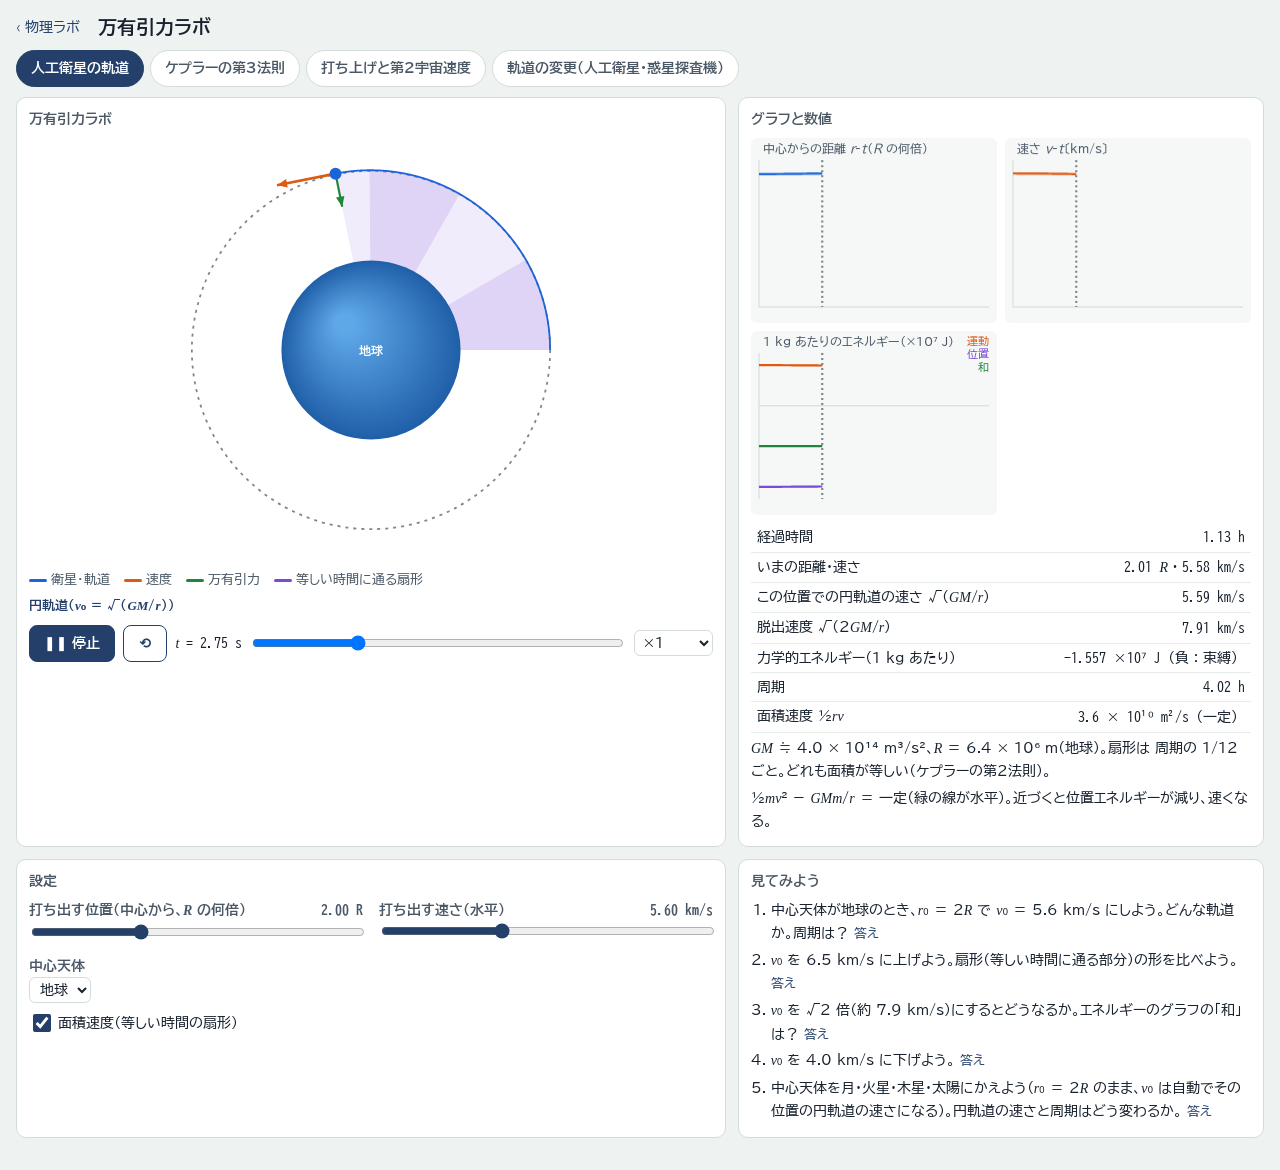
<file: anim/gravitation.html>
<!doctype html>
<html lang="ja">
<head>
<meta charset="utf-8">
<meta name="viewport" content="width=device-width, initial-scale=1, viewport-fit=cover">
<title>万有引力ラボ</title>
<link rel="preconnect" href="https://fonts.googleapis.com">
<link rel="preconnect" href="https://fonts.gstatic.com" crossorigin>
<link rel="stylesheet" href="https://fonts.googleapis.com/css2?family=BIZ+UDGothic&family=BIZ+UDPGothic:wght@400;700&display=swap">
<link rel="stylesheet" href="lab.css">
<script src="../js/italic.js"></script>
<script src="lab-common.js"></script>
</head>
<body>
<script>
(function(){
"use strict";
const {f, S, V, css, prep, arrow, label, symFont, uiFont, numFont, fit, disc, table, graph} = LAB;
const PI2 = Math.PI*2, DISP = 10;   // DISP：1周などを何秒で見せるか
/* 中心天体（質量は GM、半径 R）。軌道・打ち上げ・軌道の変更のモードで切りかえる */
const BODIES = {
  earth:{ch:"地", n:"地球", GM:4.0e14, R:6.4e6, c1:"#5fa8e8", c2:"#1f5fa8", lab:"#fff"},
  moon:{ch:"月", n:"月", GM:4.9e12, R:1.74e6, c1:"#f0f0e8", c2:"#8f8f88", lab:"#333"},
  venus:{ch:"金", n:"金星", GM:3.25e14, R:6.05e6, c1:"#f4e2b0", c2:"#c9954a", lab:"#5a3a10"},
  mars:{ch:"火", n:"火星", GM:4.28e13, R:3.39e6, c1:"#f0a37c", c2:"#a8431f", lab:"#fff"},
  jupiter:{ch:"木", n:"木星", GM:1.267e17, R:7.15e7, c1:"#efd3ab", c2:"#b9824d", lab:"#3a2410"},
  sun:{ch:"日", n:"太陽", GM:1.327e20, R:6.96e8, c1:"#fff2b0", c2:"#e8a32e", lab:"#5a3a00"}
};
let GM = 4.0e14, R = 6.4e6, BODY = BODIES.earth, EU = 1e7, EUN = "×10⁷ J";
const SUPD = {"-":"⁻","0":"⁰","1":"¹","2":"²","3":"³","4":"⁴","5":"⁵","6":"⁶","7":"⁷","8":"⁸","9":"⁹"};
const sup = n => String(n).split("").map(ch => SUPD[ch] || ch).join("");
const sci = x => { const n = Math.floor(Math.log10(x)); return `${(x/Math.pow(10, n)).toFixed(1)} × 10${sup(n)}`; };
function setBody(k){ BODY = BODIES[k] || BODIES.earth; GM = BODY.GM; R = BODY.R; const n = Math.floor(Math.log10(GM/R)); EU = Math.pow(10, n); EUN = "×10" + sup(n) + " J"; }
const BODY_SEL = ["body","中心天体",[["earth","地球"],["moon","月"],["venus","金星"],["mars","火星"],["jupiter","木星"],["sun","太陽"]],"earth"];
function vRng(P){ setBody(P.body); const vs = Math.sqrt(GM/R)/1e3, st = vs < 5 ? 0.02 : vs < 20 ? 0.05 : vs < 100 ? 0.1 : 1; return [+Math.max(st, Math.round(0.127*vs/st)*st).toFixed(2), +(Math.round(1.77*vs/st)*st).toFixed(2), st]; }
const vStep = P => vRng(P)[2];
let oBody = null, eBody = null, tBody = null;

function earth(c, tf, ink2){
  const g = c.createRadialGradient(tf.X(0) - 0.3*R*tf.s, tf.Y(0) - 0.3*R*tf.s, 0.1*R*tf.s, tf.X(0), tf.Y(0), R*tf.s);
  g.addColorStop(0, BODY.c1); g.addColorStop(1, BODY.c2);
  c.fillStyle = g; c.beginPath(); c.arc(tf.X(0), tf.Y(0), R*tf.s, 0, PI2); c.fill();
  label(c, BODY.n, tf.X(0), tf.Y(0), BODY.lab, "center", uiFont(12, true));
}

/* ---------- 人工衛星の軌道 ---------- */
const orbit = {
  label:"人工衛星の軌道",
  params:[["r0","打ち出す位置（中心から、R の何倍）",1.05,4,0.05,"R",2,2],["v0","打ち出す速さ（水平）",1,14,0.05,"km/s",2,5.6,vRng]],
  selects:[BODY_SEL],
  toggles:[["area","面積速度（等しい時間の扇形）",true]],
  timed:true, graphs:3,
  legend:`<span><i style="background:var(--pos)"></i>衛星・軌道</span><span><i style="background:var(--vel)"></i>速度</span><span><i style="background:var(--acc)"></i>万有引力</span><span><i style="background:var(--hl2)"></i>等しい時間に通る扇形</span>`,
  reset(P, St){
    setBody(P.body);
    if((oBody !== null && P.body !== oBody) || (oBody === null && P.body !== "earth" && P.r0 === 2 && P.v0 === 5.6)){ const st = vStep(P); P.r0 = 2; P.v0 = +(Math.round(Math.sqrt(GM/(2*R))/1e3/st)*st).toFixed(2); }
    oBody = P.body;
    const r0 = P.r0*R, v0 = P.v0*1e3, eps = v0*v0/2 - GM/r0;
    St.x = r0; St.y = 0; St.vx = 0; St.vy = v0; St.tp = 0; St.crash = false; St.trace = [[r0, 0, 0]]; St.ts = [[0, P.r0, P.v0, eps]];
    if(eps < 0){ const a = -GM/(2*eps); St.bound = true; St.a = a; St.Tphys = PI2*Math.sqrt(a*a*a/GM); St.span = St.Tphys*1.02; }
    else { St.bound = false; St.Tphys = null; St.span = 8*r0/v0*3; }
    St.scale = St.span/DISP; St.secDt = St.bound ? St.Tphys/12 : St.span/12; St.secs = [[0, r0, 0]]; St.nextSec = St.secDt; St.eps = eps;
  },
  duration(P, St){ return DISP; },
  step(P, St, dt){
    if(St.crash) return;
    let rem = dt*St.scale; const h = (St.bound ? St.Tphys : St.span)/4000;
    while(rem > 0){
      const d = Math.min(h, rem), r = Math.hypot(St.x, St.y), ax = -GM*St.x/r**3, ay = -GM*St.y/r**3;
      St.vx += ax*d/2; St.vy += ay*d/2; St.x += St.vx*d; St.y += St.vy*d;
      const r2 = Math.hypot(St.x, St.y); St.vx += -GM*St.x/r2**3*d/2; St.vy += -GM*St.y/r2**3*d/2;
      St.tp += d; rem -= d;
      if(r2 < R){ St.crash = true; break; }
      if(St.tp >= St.nextSec){ St.secs.push([St.tp, St.x, St.y]); St.nextSec += St.secDt; }
      St.trace.push([St.x, St.y, St.tp]);
    }
    const r = Math.hypot(St.x, St.y), v = Math.hypot(St.vx, St.vy);
    St.ts.push([St.tp/3600, r/R, v/1e3, v*v/2 - GM/r]);
  },
  draw(ctx){
    const {P, S:St, T} = ctx; const {c, w, h} = prep(ctx.stage);
    let ext = P.r0*1.15;
    if(St.bound){ const hh = P.r0*R*P.v0*1e3, ecc = Math.sqrt(Math.max(0, 1 + 2*St.eps*hh*hh/(GM*GM))), ra = St.a*(1 + ecc); ext = Math.min(Math.max(ext, ra/R*1.08), 14); } else ext = Math.min(Math.max(ext, 6), 14);
    const tf = fit(w, h, {x0:-ext*R, x1:ext*R, y0:-ext*R, y1:ext*R}, 8);
    const ink2 = css("--ink2"), ink3 = css("--ink3"), pos = css("--pos"), vel = css("--vel"), acc = css("--acc"), hl2 = css("--hl2");
    // reference circle orbit at r0
    c.strokeStyle = ink3; c.setLineDash([3,5]); c.beginPath(); c.arc(tf.X(0), tf.Y(0), P.r0*R*tf.s, 0, PI2); c.stroke(); c.setLineDash([]);
    // sectors（等しい時間ごとの扇形）
    if(T.area){
      let cur = -1;
      const flush = () => { if(cur >= 0){ c.lineTo(tf.X(0), tf.Y(0)); c.closePath(); c.fillStyle = hl2; c.globalAlpha = (cur % 2) ? 0.10 : 0.24; c.fill(); c.globalAlpha = 1; } };
      const step2 = Math.max(1, Math.floor(St.trace.length/3000));
      for(let j2 = 0; j2 < St.trace.length; j2 += step2){
        const p = St.trace[j2], k = Math.floor(p[2]/St.secDt);
        if(k !== cur){ if(cur >= 0){ c.lineTo(tf.X(p[0]), tf.Y(p[1])); } flush(); cur = k; c.beginPath(); c.moveTo(tf.X(0), tf.Y(0)); }
        c.lineTo(tf.X(p[0]), tf.Y(p[1]));
      }
      flush();
    }
    // trajectory
    c.strokeStyle = pos; c.lineWidth = 1.8; c.beginPath(); const step = Math.max(1, Math.floor(St.trace.length/1500));
    St.trace.forEach((p, i) => { if(i % step === 0 || i === St.trace.length - 1){ i ? c.lineTo(tf.X(p[0]), tf.Y(p[1])) : c.moveTo(tf.X(p[0]), tf.Y(p[1])); } }); c.stroke();
    earth(c, tf, ink2);
    const sx = tf.X(St.x), sy = tf.Y(St.y), r = Math.hypot(St.x, St.y), v = Math.hypot(St.vx, St.vy);
    const kv = 0.35*Math.min(w, h)/(1.77*Math.sqrt(GM/R));
    arrow(c, sx, sy, sx + St.vx*kv, sy - St.vy*kv, vel, 2.6);
    const ga = Math.max(16, Math.min(80, 34*(GM/(r*r))/(GM/(P.r0*R)**2)));
    arrow(c, sx, sy, sx - St.x/r*ga, sy + St.y/r*ga, acc, 2.2);
    disc(c, sx, sy, 6, pos);
    const vc = Math.sqrt(GM/(P.r0*R))/1e3, ve = Math.sqrt(2*GM/(P.r0*R))/1e3;
    let type;
    if(St.crash) type = `${BODY.n}の表面に落ちた（速さが足りない）`;
    else if(Math.abs(P.v0 - vc) < 0.03) type = "円軌道（v₀ ＝ √(GM/r)）";
    else if(P.v0 < vc) type = `楕円軌道（打ち出した点が遠${BODY.ch}点）`;
    else if(P.v0 < ve - 1e-9) type = `楕円軌道（打ち出した点が近${BODY.ch}点）`;
    else type = P.v0 < ve + 0.03 ? "放物線軌道（ちょうど脱出）" : `双曲線軌道（${BODY.n}から離れていく）`;
    ctx.banner(type, St.crash ? "--neg" : St.bound ? "--ui" : "--acc");
    const ts = St.ts;
    graph(ctx.graphs[0], {title:"中心からの距離 r-t（R の何倍）", unit:"", tmax:St.span/3600, t:St.tp/3600, ylo:0, series:[{pts:ts.map(p => [p[0], p[1]]), color:"--pos"}]});
    graph(ctx.graphs[1], {title:"速さ v-t", unit:"km/s", tmax:St.span/3600, t:St.tp/3600, ylo:0, series:[{pts:ts.map(p => [p[0], p[2]]), color:"--vel"}]});
    graph(ctx.graphs[2], {title:`1 kg あたりのエネルギー（${EUN}）`, unit:"", tmax:St.span/3600, t:St.tp/3600, series:[
      {pts:ts.map(p => [p[0], (p[2]*1e3)**2/2/EU]), color:"--vel", name:"運動"}, {pts:ts.map(p => [p[0], -GM/(p[1]*R)/EU]), color:"--hl2", name:"位置"}, {pts:ts.map(p => [p[0], p[3]/EU]), color:"--acc", name:"和"}]});
    const rows = [[`経過時間`, `${f(St.tp/3600,2)} h`], [`いまの距離・速さ`, `${f(r/R,2)} R・${f(v/1e3,2)} km/s`],
      [`この位置での円軌道の速さ √(${S("G")}${S("M")}/${S("r")})`, `${f(vc,2)} km/s`], [`脱出速度 √(2${S("G")}${S("M")}/${S("r")})`, `${f(ve,2)} km/s`],
      [`力学的エネルギー（1 kg あたり）`, `${f(St.eps/EU,3)} ${EUN}（${St.eps < 0 ? "負：束縛" : "0以上：脱出"}）`]];
    if(St.bound) rows.push([`周期`, `${f(St.Tphys/3600,2)} h`], [`面積速度 ½${S("r")}${S("v")}`, `${sci(0.5*P.r0*R*P.v0*1e3)} m²/s（一定）`]);
    ctx.ro(table(rows));
    ctx.eqs(`<p class="eq">${S("G")}${S("M")} ≒ ${sci(GM)} m³/s²、${S("R")} ＝ ${sci(R)} m（${BODY.n}）。扇形は ${St.bound ? "周期の 1/12" : "等しい時間"} ごと。どれも面積が等しい（ケプラーの第2法則）。</p>
      <p class="eq">½${S("m")}${S("v")}² − ${S("G")}${S("M")}${S("m")}/${S("r")} ＝ 一定（緑の線が水平）。近づくと位置エネルギーが減り、速くなる。</p>`);
  },
  asks:[
    ["中心天体が地球のとき、r₀ ＝ 2R で v₀ ＝ 5.6 km/s にしよう。どんな軌道か。周期は？", "円軌道。周期は約 4.0 h。"],
    ["v₀ を 6.5 km/s に上げよう。扇形（等しい時間に通る部分）の形を比べよう。", "遠地点の近くでは細長く、近地点の近くでは太く短い。面積は等しい（面積速度一定）。"],
    ["v₀ を √2 倍（約 7.9 km/s）にするとどうなるか。エネルギーのグラフの「和」は？", "脱出する（放物線）。力学的エネルギーの和がちょうど 0。"],
    ["v₀ を 4.0 km/s に下げよう。", "楕円の遠地点から落ちていき、近地点が地球の半径より小さいと地表に落ちる。"],
    ["中心天体を月・火星・木星・太陽にかえよう（r₀ ＝ 2R のまま、v₀ は自動でその位置の円軌道の速さになる）。円軌道の速さと周期はどう変わるか。", "速さは √(GM/r) なので、質量が大きく半径が小さい天体ほど速い（地球 5.6、月 1.2、金星 5.2、火星 2.5、木星 29.8、太陽 309 km/s 付近）。周期は 2π√(r³/GM) で、r ＝ 2R のときは平均密度が小さい天体ほど長い（地球 約4.0 h、月 約5.1 h、金星 約4.1 h、火星 約4.7 h、木星 約8.4 h、太陽 約7.9 h）。"]
  ]
};

/* ---------- ケプラーの第3法則 ---------- */
const PLANETS = [["水星", 0.387, "#9a8f86"], ["金星", 0.723, "#d9b25e"], ["地球", 1.0, "#3a86d6"], ["火星", 1.524, "#d0623b"], ["木星", 5.203, "#c99a6a"], ["土星", 9.537, "#d8c38a"]];
const kepler = {
  label:"ケプラーの第3法則",
  params:[["a","自分で置く惑星の軌道半径",0.3,10,0.05,"天文単位",2,2.5]],
  toggles:[["outer","木星・土星も表示",false]],
  timed:true, graphs:1, wide:[0],
  legend:`<span><i style="background:#e8a32e"></i>太陽</span><span><i style="background:var(--hl2)"></i>自分で置いた惑星</span>`,
  reset(){}, duration(){ return 24; }, step(){},
  draw(ctx){
    const {P, t, T} = ctx; const {c, w, h} = prep(ctx.stage);
    const yrs = t*0.25, list = PLANETS.filter(p => T.outer || p[1] < 3);
    const amax = Math.max(...list.map(p => p[1]), P.a)*1.08;
    const tf = fit(w, h, {x0:-amax, x1:amax, y0:-amax, y1:amax}, 8);
    const ink3 = css("--ink3"), hl2 = css("--hl2"), ink2 = css("--ink2");
    disc(c, tf.X(0), tf.Y(0), 9, "#e8a32e");
    list.concat([["あなたの惑星", P.a, hl2]]).forEach(([n, a, col]) => {
      c.strokeStyle = ink3; c.globalAlpha = 0.5; c.beginPath(); c.arc(tf.X(0), tf.Y(0), a*tf.s, 0, PI2); c.stroke(); c.globalAlpha = 1;
      const Tp = Math.pow(a, 1.5), th = PI2*yrs/Tp, x = a*Math.cos(th), y = a*Math.sin(th);
      disc(c, tf.X(x), tf.Y(y), n === "あなたの惑星" ? 7 : 6, col);
      if(a*tf.s > 22 || n === "あなたの惑星") label(c, n, tf.X(x) + 8, tf.Y(y) - 8, n === "あなたの惑星" ? hl2 : ink2, "left", uiFont(11));
    });
    label(c, `経過 ${f(yrs,2)} 年`, 10, 14, ink2, "left", uiFont(12, true));
    ctx.banner(`あなたの惑星：a ＝ ${f(P.a,2)} 天文単位 → 周期 a^(3/2) ＝ ${f(Math.pow(P.a,1.5),2)} 年`, "--hl2");
    // T vs a^(3/2): straight line
    const pts = PLANETS.filter(p => T.outer || p[1] < 3).map(p => [Math.pow(p[1], 1.5), Math.pow(p[1], 1.5)]);
    const xm = Math.max(...pts.map(p => p[0]), Math.pow(P.a, 1.5))*1.05;
    const gr = graph(ctx.graphs[0], {title:"周期 T（年）と a^(3/2)（横軸）", unit:"", tmax:xm, ylo:0, yhi:xm, series:[{fn:x => x, color:"--ink3"}]});
    PLANETS.filter(p => T.outer || p[1] < 3).forEach(p => { const x = Math.pow(p[1], 1.5); disc(gr.c, gr.X(x), gr.Y(x), 4, p[2]); });
    disc(gr.c, gr.X(Math.pow(P.a,1.5)), gr.Y(Math.pow(P.a,1.5)), 5, hl2);
    const realT = {水星:0.241, 金星:0.615, 地球:1.0, 火星:1.881, 木星:11.86, 土星:29.46};
    ctx.ro(table([["惑星（a〔天文単位〕・実際の T〔年〕）", "T² ÷ a³"]].concat(PLANETS.map(p => [`${p[0]}（${p[1]}・${realT[p[0]]}）`, f(realT[p[0]]**2/p[1]**3, 3)]))));
    ctx.eqs(`<p class="eq">円軌道：${S("m")}${S("r")}${S("ω")}² ＝ ${S("G")}${S("M")}${S("m")}/${S("r")}² → ${S("T")}² ＝ (4π²/${S("G")}${S("M")})${S("r")}³。比例定数は太陽の質量 ${S("M")} だけで決まり、惑星によらない。</p><p class="eq">地球を基準（a ＝ 1 天文単位、T ＝ 1 年）にすると ${S("T")} ＝ ${S("a")}<sup>3/2</sup>。</p>`);
  },
  asks:[
    ["表の T²/a³ を見よう。惑星によって変わるか。", "どれもほぼ 1.00（地球の単位で）。第3法則。"],
    ["自分の惑星の半径を 4 天文単位にすると、周期は何年か。", "4^(3/2) ＝ 8 年。"],
    ["外側の惑星ほど、1周が遅いのはなぜか（2つの理由）。", "軌道が長いことと、速さが遅いこと（v ∝ 1/√r）。だから T ∝ r^(3/2) と、r より速く増える。"]
  ]
};

/* ---------- 打ち上げと第2宇宙速度 ---------- */
const escape = {
  label:"打ち上げと第2宇宙速度",
  params:[["v0","打ち上げる速さ（鉛直上向き）",1,14,0.05,"km/s",2,11.2,vRng]],
  selects:[BODY_SEL],
  timed:true, graphs:2, wide:[0,1],
  legend:`<span><i style="background:var(--pos)"></i>物体</span><span><i style="background:var(--hl2)"></i>位置エネルギー U(r)/m ＝ −GM/r</span><span><i style="background:var(--acc)"></i>力学的エネルギー（一定）</span><span><i style="background:var(--vel)"></i>運動エネルギー</span>`,
  reset(P, St){
    setBody(P.body);
    if((eBody !== null && P.body !== eBody) || (eBody === null && P.body !== "earth" && P.v0 === 11.2)){ const st = vStep(P); P.v0 = +(Math.ceil(Math.sqrt(2*GM/R)/1e3/st - 1e-9)*st).toFixed(2); }
    eBody = P.body;
    const v0 = P.v0*1e3, E = v0*v0/2 - GM/R; St.E = E; St.r = R; St.v = v0; St.tp = 0; St.done = false; St.ts = [[0, 1, P.v0]];
    St.rmax = E < 0 ? GM/(-E) : Infinity;
    let span = 0;
    if(E < 0){ // 上がって落ちてくるまでの時間（数値的に）
      let r = R, v = v0, tt = 0; const hh = 2; while(tt < 3.6e5){ v += -GM/(r*r)*hh; r += v*hh; tt += hh; if(r < R){ break; } } span = tt*1.02;
    } else span = 24*3600;
    St.span = Math.min(span, 48*3600); St.scale = St.span/DISP;
  },
  duration(){ return DISP; },
  step(P, St, dt){
    if(St.done) return;
    let rem = dt*St.scale; const h = St.span/6000;
    while(rem > 0){ const d = Math.min(h, rem); St.v += -GM/(St.r*St.r)*d/2; St.r += St.v*d; St.v += -GM/(St.r*St.r)*d/2; St.tp += d; rem -= d; if(St.r < R){ St.r = R; St.done = true; break; } }
    St.ts.push([St.tp/3600, St.r/R, St.v/1e3]);
  },
  draw(ctx){
    const {P, S:St} = ctx; const {c, w, h} = prep(ctx.stage);
    const top = Math.min(Math.max(St.rmax === Infinity ? 12 : St.rmax/R*1.1, 2), 12);
    const tf = fit(w, h, {x0:-1.3*R, x1:1.3*R, y0:-1.15*R, y1:top*R}, 8);
    const ink2 = css("--ink2"), ink3 = css("--ink3"), pos = css("--pos"), vel = css("--vel");
    earth(c, tf, ink2);
    for(let k = 2; k <= top; k += (top > 6 ? 2 : 1)){ c.strokeStyle = ink3; c.setLineDash([2,4]); c.beginPath(); c.moveTo(tf.X(-0.25*R), tf.Y(k*R)); c.lineTo(tf.X(0.25*R), tf.Y(k*R)); c.stroke(); c.setLineDash([]); label(c, `${k}R`, tf.X(0.3*R), tf.Y(k*R), ink3, "left", numFont(10)); }
    if(St.rmax !== Infinity && St.rmax/R <= top){ c.strokeStyle = css("--acc"); c.beginPath(); c.moveTo(tf.X(-0.45*R), tf.Y(St.rmax)); c.lineTo(tf.X(0.45*R), tf.Y(St.rmax)); c.stroke(); label(c, "最高点", tf.X(-0.5*R), tf.Y(St.rmax), css("--acc"), "right", uiFont(11)); }
    const y = Math.min(St.r, top*R);
    disc(c, tf.X(0), tf.Y(y), 6, pos);
    if(St.v !== 0) arrow(c, tf.X(0) + 12, tf.Y(y), tf.X(0) + 12, tf.Y(y) - St.v/1e3*4*(7.9/(Math.sqrt(GM/R)/1e3)), vel, 2.6);
    const ve = Math.sqrt(2*GM/R)/1e3;
    ctx.banner(St.E >= 0 ? `第2宇宙速度 ${f(ve,2)} km/s 以上：力学的エネルギーが 0 以上なので、無限遠まで行ける` : `力学的エネルギーが負：最高点（中心から ${f(St.rmax/R,2)}R）で止まって落ちてくる`, St.E >= 0 ? "--acc" : "--ui");
    // U(r) diagram
    const {c:g, w:gw, h:gh} = prep(ctx.graphs[0]);
    const rmaxPlot = 12, Umin = -GM/R, pl = 8, pr = 8, pt = 22, pb = 16;
    const lo = Umin*1.1, hi = Math.max(St.E, 0) + 0.25*(-Umin);
    const X = rr => pl + (rr - 1)/(rmaxPlot - 1)*(gw - pl - pr), Y = u => gh - pb - (u - lo)/(hi - lo)*(gh - pt - pb);
    g.strokeStyle = css("--grid2"); g.beginPath(); g.moveTo(pl, Y(0)); g.lineTo(gw - pr, Y(0)); g.stroke();
    g.font = uiFont(12); g.fillStyle = ink2; g.textBaseline = "middle"; g.textAlign = "left"; g.fillText("1 kg あたりのエネルギーと r（1R〜12R）", pl + 4, 10);
    g.strokeStyle = css("--hl2"); g.lineWidth = 2.2; g.beginPath(); for(let i = 0; i <= 120; i++){ const rr = 1 + (rmaxPlot - 1)*i/120, u = -GM/(rr*R); i ? g.lineTo(X(rr), Y(u)) : g.moveTo(X(rr), Y(u)); } g.stroke();
    g.strokeStyle = css("--acc"); g.lineWidth = 2; g.beginPath(); g.moveTo(X(1), Y(St.E)); g.lineTo(X(rmaxPlot), Y(St.E)); g.stroke();
    const rr = Math.min(St.r/R, rmaxPlot), u = -GM/St.r;
    g.strokeStyle = css("--vel"); g.lineWidth = 3; g.beginPath(); g.moveTo(X(rr), Y(u)); g.lineTo(X(rr), Y(St.E)); g.stroke();
    disc(g, X(rr), Y(u), 4, css("--hl2"));
    g.font = numFont(11); g.fillStyle = css("--vel"); g.textAlign = "left"; g.fillText("運動エネルギー", Math.min(X(rr) + 6, gw - 80), (Y(u) + Y(St.E))/2);
    graph(ctx.graphs[1], {title:"高さ（中心から R の何倍）", unit:"", tmax:St.span/3600, t:St.tp/3600, ylo:0, series:[{pts:St.ts.map(p => [p[0], p[1]]), color:"--pos"}]});
    ctx.ro(table([[`第1宇宙速度 √(${S("g")}${S("R")})`, `${f(Math.sqrt(GM/R)/1e3,2)} km/s`], [`第2宇宙速度 √(2${S("g")}${S("R")})`, `${f(ve,2)} km/s`], [`力学的エネルギー（1 kg あたり）`, `${f(St.E/EU,3)} ${EUN}`], [`最高点（中心から）`, St.rmax === Infinity ? "無限遠" : `${f(St.rmax/R,3)} R`], [`いまの高さ・速さ`, `${f(St.r/R,2)} R・${f(St.v/1e3,2)} km/s`], [`経過時間`, `${f(St.tp/3600,2)} h`]]));
    ctx.eqs(`<p class="eq">½${S("v")}<sub>0</sub>² − ${S("G")}${S("M")}/${S("R")} ＝ ½${S("v")}² − ${S("G")}${S("M")}/${S("r")}（1 kg あたり）　最高点：${S("v")} ＝ 0</p><p class="eq">右の図：緑の水平線（全エネルギー）と紫の曲線（位置エネルギー）の差が運動エネルギー。緑の線が 0 以上なら、どこまでも曲線より上にあり、止まらない。</p>`);
  },
  asks:[
    ["中心天体が地球のとき、v₀ ＝ 7.9 km/s で打ち上げよう。最高点はどこか。", "中心から 2R（地表から高さ R）。mgh で計算すると √(2gR) が必要に見えるが、重力が弱くなるので √(gR) でよい。"],
    ["v₀ ＝ 11.2 km/s で、右の図の緑の線はどこにあるか。", "ちょうど 0。位置エネルギーの曲線は 0 に近づくだけなので、運動エネルギーが 0 になる点がない（無限遠まで行ける）。"],
    ["v₀ を 11.0 km/s と 11.4 km/s で比べよう。", "11.0 では非常に高く上がって戻ってくる。11.4 では戻らない。"],
    ["中心天体を月・火星・木星などにかえよう（v₀ は自動でその天体の第2宇宙速度になる）。第2宇宙速度は天体によってどう違うか。", "√(2GM/R) なので、質量が大きく半径が小さいほど大きい。月 約2.4、火星 約5.0、金星 約10.4、地球 約11.2、木星 約59.5、太陽 約617 km/s。月から打ち上げるのは地球よりずっと楽で、木星や太陽は桁ちがいに大きい。"]
  ]
};

/* ---------- 軌道の変更（ホーマン遷移） ---------- */
const GMS = 1.327e20, AU = 1.496e11;
const XUNIT = {
  sun:{key:"sun", GM:GMS, L:AU, tU:86400, tn:"日", eU:1e8, en:"×10⁸ J", body:"太陽", ch:"日", Ln:"天文単位", tgt:"目標の惑星"}
};
const XEX = {leo:{u:"sat", r1:1.1, r2:6.6, tg:"静止衛星"}, geo:{u:"sat", r1:6.6, r2:1.1, tg:"低軌道の衛星"}, mars:{u:"sun", r1:1.0, r2:1.524, tg:"火星"}, venus:{u:"sun", r1:1.0, r2:0.723, tg:"金星"}};
let xLast = null;
const satUnit = () => ({key:"sat", GM:GM, L:R, tU:3600, tn:"h", eU:EU, en:EUN, body:BODY.n, ch:BODY.ch, Ln:"R", tgt:"目標の衛星"});
const exDefaults = (ex, body) => { const e = XEX[ex]; if(e.u !== "sat" || body === "earth") return [e.r1, e.r2]; return ex === "leo" ? [1.1, 4.0] : [4.0, 1.1]; };
function xcalc(P){
  const ex = XEX[P.ex] || XEX.leo, U = ex.u === "sat" ? satUnit() : XUNIT.sun, r1 = P.r1*U.L, r2 = P.r2*U.L, a = (r1 + r2)/2, GMc = U.GM;
  const v1 = Math.sqrt(GMc/r1), v2 = Math.sqrt(GMc/r2), vp = Math.sqrt(GMc*(2/r1 - 1/a)), va = Math.sqrt(GMc*(2/r2 - 1/a));
  const Th = Math.PI*Math.sqrt(a**3/GMc), om1 = Math.sqrt(GMc/r1**3), om2 = Math.sqrt(GMc/r2**3);
  const tg = ex.u === "sat" && BODY !== BODIES.earth ? (P.ex === "leo" ? "目標の衛星" : "低軌道の衛星") : ex.tg;
  return {ex, tg, U, r1, r2, a, GMc, v1, v2, vp, va, d1:vp - v1, d2:v2 - va, Th, om1, om2, e:(r2 - r1)/(r1 + r2), lead:(l => l > Math.PI ? l - PI2 : l)((((Math.PI - om2*Th) % PI2) + PI2) % PI2)};
}
const transfer = {
  label:"軌道の変更（人工衛星・惑星探査機）",
  params:[["r1","出発の円軌道の半径 "+S("r")+"<sub>1</sub>（人工衛星は中心天体の半径 R、探査機は天文単位）",0.3,10,0.05,"",2,1.1],["r2","到着の円軌道の半径 "+S("r")+"<sub>2</sub>",0.3,10,0.05,"",2,6.6]],
  selects:[["body","中心天体（人工衛星の例で使う）",BODY_SEL[2],"earth"],["ex","例",[["leo","人工衛星：低軌道 → 高い軌道（地球なら静止軌道）"],["geo","人工衛星：高い軌道 → 低軌道（減速）"],["mars","探査機：地球 → 火星（太陽まわり）"],["venus","探査機：地球 → 金星（減速）"]],"leo"],["b2","到着点での噴射",[["on","する（円軌道にのる）"],["off","しない"]],"on"]],
  toggles:[["tgt","目標の天体（衛星・惑星）を表示",true],["area","面積速度（等しい時間の扇形）",false]],
  timed:true, graphs:3,
  legend:`<span><i style="background:var(--ink3)"></i>出発・到着の円軌道</span><span><i style="background:var(--hl2)"></i>遷移軌道（楕円）</span><span><i style="background:var(--pos)"></i>実際の軌跡</span><span><i style="background:var(--vel)"></i>速度</span><span><i style="background:var(--acc)"></i>万有引力</span><span><i style="background:var(--neg)"></i>噴射による速度の変化 Δ${S("v")}</span>`,
  reset(P, St){
    setBody(P.body);
    if((xLast !== null && (P.ex !== xLast || P.body !== tBody)) || (xLast === null && (P.ex !== "leo" || P.body !== "earth") && P.r1 === 1.1 && P.r2 === 6.6)){ [P.r1, P.r2] = exDefaults(P.ex, P.body); }
    xLast = P.ex; tBody = P.body;
    if(XEX[P.ex].u === "sat"){ P.r1 = Math.max(P.r1, 1.02); P.r2 = Math.max(P.r2, 1.02); }
    const X = xcalc(P), phi0 = Math.max(0.15, Math.min(1.7, 0.3*X.Th*X.om1)), th0 = -phi0, v = X.v1;
    St.X = X; St.x = X.r1*Math.cos(th0); St.y = X.r1*Math.sin(th0); St.vx = -v*Math.sin(th0); St.vy = v*Math.cos(th0);
    St.tp = 0; St.phase = 0; St.tb1 = phi0/X.om1; St.tb2 = null; St.pos1 = null; St.pos2 = null;
    const T2 = PI2/X.om2, after = P.b2 === "on" ? Math.max(Math.min(0.3*T2, 0.5*X.Th), 0.15*X.Th) : 0.6*X.Th;
    St.span = St.tb1 + X.Th + after; St.scale = St.span/DISP; St.h = St.span/30000;
    St.trace = [[St.x, St.y, 0, 0]]; St.secDt = St.span/16; St.nextSec = St.secDt;
    const r = X.r1, E = v*v/2 - X.GMc/r; St.ts = [[0, P.r1, v/1e3, E/X.U.eU]];
  },
  duration(){ return DISP; },
  step(P, St, dt){
    const X = St.X; let rem = dt*St.scale;
    while(rem > 0){
      const d = Math.min(St.h, rem), r = Math.hypot(St.x, St.y);
      St.vx += -X.GMc*St.x/r**3*d/2; St.vy += -X.GMc*St.y/r**3*d/2; St.x += St.vx*d; St.y += St.vy*d;
      const r2 = Math.hypot(St.x, St.y); St.vx += -X.GMc*St.x/r2**3*d/2; St.vy += -X.GMc*St.y/r2**3*d/2;
      St.tp += d; rem -= d;
      if(St.phase === 0 && St.tp >= St.tb1){ const f1 = X.vp/Math.hypot(St.vx, St.vy); St.vx *= f1; St.vy *= f1; St.phase = 1; St.pos1 = [St.x, St.y]; }
      else if(St.phase === 1 && St.tp > St.tb1 + 0.25*X.Th && P.b2 === "on"){
        const dot = St.x*St.vx + St.y*St.vy;
        if(X.e >= 0 ? dot <= 0 : dot >= 0){ const f2 = X.v2/Math.hypot(St.vx, St.vy); St.vx *= f2; St.vy *= f2; St.phase = 2; St.tb2 = St.tp; St.pos2 = [St.x, St.y]; }
      }
      St.trace.push([St.x, St.y, St.phase, St.tp]);
    }
    const r = Math.hypot(St.x, St.y), v = Math.hypot(St.vx, St.vy);
    St.ts.push([St.tp/X.U.tU, r/X.U.L, v/1e3, v*v/2 - X.GMc/r]);
    St.ts[St.ts.length - 1][3] /= X.U.eU;
  },
  draw(ctx){
    const {P, S:St, T} = ctx; const {c, w, h} = prep(ctx.stage); const X = St.X, U = X.U;
    const ext = Math.max(X.r1, X.r2)*1.22/U.L;
    const tf = fit(w, h, {x0:-ext*U.L, x1:ext*U.L, y0:-ext*U.L, y1:ext*U.L}, 8);
    const ink2 = css("--ink2"), ink3 = css("--ink3"), pos = css("--pos"), vel = css("--vel"), acc = css("--acc"), hl2 = css("--hl2"), neg = css("--neg");
    // 円軌道 r1, r2
    c.strokeStyle = ink3; c.lineWidth = 1.2; c.setLineDash([3,5]); [X.r1, X.r2].forEach(rr => { c.beginPath(); c.arc(tf.X(0), tf.Y(0), rr*tf.s, 0, PI2); c.stroke(); }); c.setLineDash([]);
    // 遷移軌道（楕円）
    const pp = X.a*(1 - X.e*X.e);
    c.strokeStyle = hl2; c.lineWidth = 1.4; c.setLineDash([6,4]); c.beginPath();
    for(let i = 0; i <= 240; i++){ const th = PI2*i/240, rr = pp/(1 + X.e*Math.cos(th)); const px = tf.X(rr*Math.cos(th)), py = tf.Y(rr*Math.sin(th)); i ? c.lineTo(px, py) : c.moveTo(px, py); } c.stroke(); c.setLineDash([]);
    // 扇形（遷移の間）
    if(T.area){
      const tr = St.trace, t0 = St.tb1, t1 = St.tb2 != null ? St.tb2 : St.tb1 + X.Th, nsec = 12, dtS = (t1 - t0)/nsec;
      let cur = -1; const flush = () => { if(cur >= 0){ c.lineTo(tf.X(0), tf.Y(0)); c.closePath(); c.fillStyle = hl2; c.globalAlpha = (cur % 2) ? 0.10 : 0.24; c.fill(); c.globalAlpha = 1; } };
      const stp = Math.max(1, Math.floor(tr.length/3000));
      for(let j = 0; j < tr.length; j += stp){ const q = tr[j]; if(q[3] < t0 || q[3] > t1) continue; const k = Math.floor((q[3] - t0)/dtS); if(k !== cur){ if(cur >= 0) c.lineTo(tf.X(q[0]), tf.Y(q[1])); flush(); cur = k; c.beginPath(); c.moveTo(tf.X(0), tf.Y(0)); } c.lineTo(tf.X(q[0]), tf.Y(q[1])); }
      flush();
    }
    // 実際の軌跡（段階ごとに色）
    const cols = [pos, acc, pos]; let prevPh = -1; c.lineWidth = 2.2; const stp2 = Math.max(1, Math.floor(St.trace.length/2500));
    St.trace.forEach((q, i) => { if(i % stp2 && i !== St.trace.length - 1) return; if(q[2] !== prevPh){ if(prevPh >= 0) c.stroke(); c.strokeStyle = cols[q[2]]; c.beginPath(); c.moveTo(tf.X(q[0]), tf.Y(q[1])); prevPh = q[2]; } else c.lineTo(tf.X(q[0]), tf.Y(q[1])); }); c.stroke();
    // 中心の天体
    if(U.key === "sat") earth(c, tf, ink2);
    else { const gr = c.createRadialGradient(tf.X(0) - 3, tf.Y(0) - 3, 1, tf.X(0), tf.Y(0), 13); gr.addColorStop(0, "#fff2b0"); gr.addColorStop(1, "#e8a32e"); c.fillStyle = gr; c.beginPath(); c.arc(tf.X(0), tf.Y(0), 13, 0, PI2); c.fill(); label(c, "太陽", tf.X(0), tf.Y(0) + 24, ink2, "center", uiFont(11, true)); }
    // 噴射の位置と Δv
    const kd = 30;
    [[X.r1, 0, X.d1, "①", St.pos1, 1], [-X.r2, 0, X.d2, "②", St.pos2, 2]].forEach(([bx, by, dv, nm, done, which]) => {
      if(which === 2 && P.b2 !== "on") return;
      const px = tf.X(bx), py = tf.Y(by), sgn = dv >= 0 ? 1 : -1, dir = which === 1 ? -1 : 1;   // ①は＋y（画面上）、②は−y（画面下）が進行方向
      c.globalAlpha = done ? 1 : 0.45;
      c.fillStyle = neg; c.save(); c.translate(px, py); c.rotate(Math.PI/4); c.fillRect(-4, -4, 8, 8); c.restore();
      arrow(c, px, py, px, py + dir*sgn*kd, neg, 2.8);
      label(c, nm, px + (which === 1 ? 12 : -12), py + dir*sgn*kd*0.5, neg, which === 1 ? "left" : "right", uiFont(13, true));
      c.globalAlpha = 1;
    });
    // 噴射の Δv は図の左上にまとめて書く（せまい画面でもはみ出さない）
    [[X.d1, "①", St.pos1], [X.d2, "②", St.pos2]].forEach(([dv, nm, done], i) => {
      if(i === 1 && P.b2 !== "on") return;
      label(c, `${nm} ${dv >= 0 ? "加速" : "減速"} Δv ＝ ${f(Math.abs(dv)/1e3,2)} km/s`, 8, 14 + i*16, neg, "left", uiFont(12, true));
    });
    // 目標の天体（到着点に、遷移にかかる時間後に着くように置く）
    if(T.tgt){
      const ta = St.tb1 + X.Th, thT = Math.PI - X.om2*(ta - St.tp), tx = tf.X(X.r2*Math.cos(thT)), ty = tf.Y(X.r2*Math.sin(thT));
      c.strokeStyle = vel; c.lineWidth = 2; c.beginPath(); c.arc(tx, ty, 8, 0, PI2); c.stroke(); c.fillStyle = "rgba(255,255,255,0.7)"; c.fill();
      label(c, X.tg, tx, ty - 15, vel, "center", uiFont(11, true));
    }
    // 探査機・衛星
    const sx = tf.X(St.x), sy = tf.Y(St.y), r = Math.hypot(St.x, St.y), v = Math.hypot(St.vx, St.vy), vmax = Math.max(X.vp, X.v1, X.v2, X.va);
    const kv = 0.2*Math.min(w, h)/vmax;
    arrow(c, sx, sy, sx + St.vx*kv, sy - St.vy*kv, vel, 2.6);
    const gmax = Math.max(X.GMc/Math.min(X.r1, X.r2)**2, 1e-9), ga = Math.max(12, Math.min(60, 40*(X.GMc/(r*r))/gmax));
    arrow(c, sx, sy, sx - St.x/r*ga, sy + St.y/r*ga, acc, 2.2);
    disc(c, sx, sy, 6, pos);
    const ph = St.phase, isUp = X.e >= 0;
    ctx.banner(ph === 0 ? `出発の円軌道（速さ ${f(X.v1/1e3,2)} km/s）：①の位置で ${X.d1 >= 0 ? "加速" : "減速"}する` : ph === 1 ? (P.b2 === "on" ? `遷移軌道（楕円）：${isUp ? "遠" : "近"}${U.ch + "点"}（${f(X.r2/U.L,2)} ${U.Ln}）に着いたら②で${X.d2 >= 0 ? "加速" : "減速"}する` : "遷移軌道（楕円）のまま回りつづける（②の噴射をしない）") : `到着の円軌道（速さ ${f(X.v2/1e3,2)} km/s）：目標と同じ軌道にのった`, "--ui");
    const ts = St.ts, tm = St.span/U.tU, tc = St.tp/U.tU;
    graph(ctx.graphs[0], {title:`中心からの距離 r-t（${U.Ln}）`, unit:"", tmax:tm, t:tc, ylo:0, series:[{pts:ts.map(q => [q[0], q[1]]), color:"--pos"}]});
    graph(ctx.graphs[1], {title:"速さ v-t", unit:"km/s", tmax:tm, t:tc, ylo:0, series:[{pts:ts.map(q => [q[0], q[2]]), color:"--vel"}]});
    graph(ctx.graphs[2], {title:`力学的エネルギー（${U.en}/kg）`, unit:"", tmax:tm, t:tc, series:[{pts:ts.map(q => [q[0], q[3]]), color:"--acc"}]});
    const e1 = -X.GMc/(2*X.r1), et = -X.GMc/(2*X.a), e2 = -X.GMc/(2*X.r2), fm = x => f(x/U.eU, 2);
    const Tu = x => `${f(x/U.tU, 2)} ${U.tn}`;
    const rows = [[`出発の円軌道の速さ √(${S("G")}${S("M")}/${S("r")}<sub>1</sub>)`, `${f(X.v1/1e3,2)} km/s`], [`① 噴射後の速さ（${isUp ? "近" : "遠"}${U.ch + "点"}）`, `${f(X.vp/1e3,2)} km/s`], [`① の速さの変化 Δ${S("v")}<sub>1</sub>`, `${X.d1 >= 0 ? "＋" : "−"}${f(Math.abs(X.d1)/1e3,2)} km/s`],
      [`遷移軌道の${isUp ? "遠" : "近"}${U.ch + "点"}での速さ`, `${f(X.va/1e3,2)} km/s`], [`到着の円軌道の速さ √(${S("G")}${S("M")}/${S("r")}<sub>2</sub>)`, `${f(X.v2/1e3,2)} km/s`], [`② の速さの変化 Δ${S("v")}<sub>2</sub>`, `${X.d2 >= 0 ? "＋" : "−"}${f(Math.abs(X.d2)/1e3,2)} km/s`],
      [`Δ${S("v")} の合計 |Δ${S("v")}<sub>1</sub>| ＋ |Δ${S("v")}<sub>2</sub>|`, `${f((Math.abs(X.d1) + Math.abs(X.d2))/1e3,2)} km/s`], [`遷移にかかる時間 π√(${S("a")}³/${S("G")}${S("M")})`, Tu(X.Th)], [`出発のときの ${X.tg} の位置（出発する側から見て）`, `${X.lead >= 0 ? "前方" : "後方"} ${f(Math.abs(X.lead)*180/Math.PI,1)}°`],
      [`力学的エネルギー（${U.en} /kg）出発 → 遷移 → 到着`, `${fm(e1)} → ${fm(et)} → ${fm(e2)}`]];
    if(St.tb2 != null) rows.push([`シミュレーションで測った遷移時間`, Tu(St.tb2 - St.tb1)]);
    ctx.ro(table(rows));
    const gmTxt = U.key === "sat" ? `${S("G")}${S("M")} ≒ ${sci(U.GM)} m³/s²（${S("R")} ＝ ${sci(U.L)} m、${U.body}）` : `${S("G")}${S("M")}<sub>太陽</sub> ≒ 1.33 × 10²⁰ m³/s²（1 天文単位 ＝ 1.50 × 10¹¹ m）`;
    ctx.eqs(`<p class="eq">${gmTxt}。<b>円軌道の速さ</b> ${S("v")} ＝ √(${S("G")}${S("M")}/${S("r")})（半径が大きいほど遅い）、力学的エネルギー（1 kg）${S("E")} ＝ −${S("G")}${S("M")}/(2${S("r")})</p>
<p class="eq"><b>遷移軌道</b>は、${S("r")}<sub>1</sub> と ${S("r")}<sub>2</sub> を結ぶ楕円（長軸 ＝ ${S("r")}<sub>1</sub> ＋ ${S("r")}<sub>2</sub>、半長軸 ${S("a")} ＝ (${S("r")}<sub>1</sub> ＋ ${S("r")}<sub>2</sub>)/2 ＝ ${f(X.a/U.L,3)} ${U.Ln}）。エネルギー保存と面積速度一定（${S("r")}<sub>1</sub>${S("v")}<sub>p</sub> ＝ ${S("r")}<sub>2</sub>${S("v")}<sub>a</sub>）から</p>
<p class="eq">${S("v")}<sub>${isUp ? "p" : "a"}</sub> ＝ √(2${S("G")}${S("M")}${S("r")}<sub>2</sub> / (${S("r")}<sub>1</sub>(${S("r")}<sub>1</sub> ＋ ${S("r")}<sub>2</sub>))) ＝ ${f(X.vp/1e3,2)} km/s、${S("v")}<sub>${isUp ? "a" : "p"}</sub> ＝ √(2${S("G")}${S("M")}${S("r")}<sub>1</sub> / (${S("r")}<sub>2</sub>(${S("r")}<sub>1</sub> ＋ ${S("r")}<sub>2</sub>))) ＝ ${f(X.va/1e3,2)} km/s。Δ${S("v")}<sub>1</sub> ＝ ${f(X.vp/1e3,2)} − ${f(X.v1/1e3,2)} ＝ ${f(X.d1/1e3,2)} km/s、Δ${S("v")}<sub>2</sub> ＝ ${f(X.v2/1e3,2)} − ${f(X.va/1e3,2)} ＝ ${f(X.d2/1e3,2)} km/s</p>
<p class="eq"><b>遷移の時間</b>：ケプラーの第3法則 ${S("T")}² ∝ ${S("a")}³ より、楕円の周期 ${S("T")} ＝ 2π√(${S("a")}³/${S("G")}${S("M")})、その半分 ＝ ${Tu(X.Th)}。到着点の天体は、出発のとき出発する側から見て${X.lead >= 0 ? "前方" : "後方"} ${f(Math.abs(X.lead)*180/Math.PI,1)}°（＝ 180° − ${S("ω")}<sub>2</sub> × 遷移時間）にいればよい。</p>
<p class="eq" style="color:var(--ink2)">噴射は短い時間で、位置は変わらず速度だけが変わるとして計算。①②とも進行方向（軌道の接線）に噴射する。</p>`);
  },
  asks:[
    ["「低軌道 → 静止軌道」を再生しよう。噴射は何回、どこでするか。なぜ2回なのか。", "2回。①低軌道で加速して楕円（近地点が低軌道、遠地点が静止軌道の高さ）にのせ、②遠地点で再び加速して円軌道にする。①だけだと遠地点で止まらず、また近地点にもどってくる。"],
    ["速さのグラフを見よう。高い軌道は速さが遅いのに、そこへ行くために加速するのはなぜか。", "加速は運動エネルギーを増やし、遠ざかる間に位置エネルギーに変わる。上った先（遠地点）では速さが遅くなるが、力学的エネルギーは出発の円軌道より大きい。到着後の円軌道の速さは出発より小さいが、エネルギーはさらに大きい。"],
    ["「到着点での噴射」を「しない」にしよう。探査機はどうなるか。", "遠地点を通過して楕円軌道を回りつづけ、近地点にもどる。②の加速でエネルギーを足さないと円軌道にならない。"],
    ["「静止軌道 → 低軌道（減速）」にしよう。噴射の向きと、速さのようすを比べよう。", "進行方向と逆向きに噴射（減速）。楕円の近地点（低軌道の高さ）に向かって落ちるように進み、速さは増していく。近地点で再び減速（①と逆の関係）して円軌道にのる。エネルギーは下がる。"],
    ["「人工衛星」の例で、中心天体を月や火星にかえよう。同じ r₁、r₂（R の何倍）のとき、Δv と遷移時間はどう変わるか。", "Δv は √(GM/R) に比例して小さくなる（月は地球の約 1/5）。遷移時間は √(R³/GM) に比例するので、平均密度が小さい天体ほど長くなる。式の形（Δv の比、時間の比）は同じ。"],
    ["「探査機：地球 → 火星」にしよう。出発のとき、火星は地球よりどれだけ先にいればよいか。", "約 44°。遷移にかかる時間（約 259 日）のあいだに、火星（周期 687 日）が進む角度を引いて、ちょうど到着点に着くようにする。"]
  ]
};

LAB.app({title:"万有引力ラボ", modes:{orbit, kepler, escape, transfer}});
})();
</script>
</body>
</html>
</file>
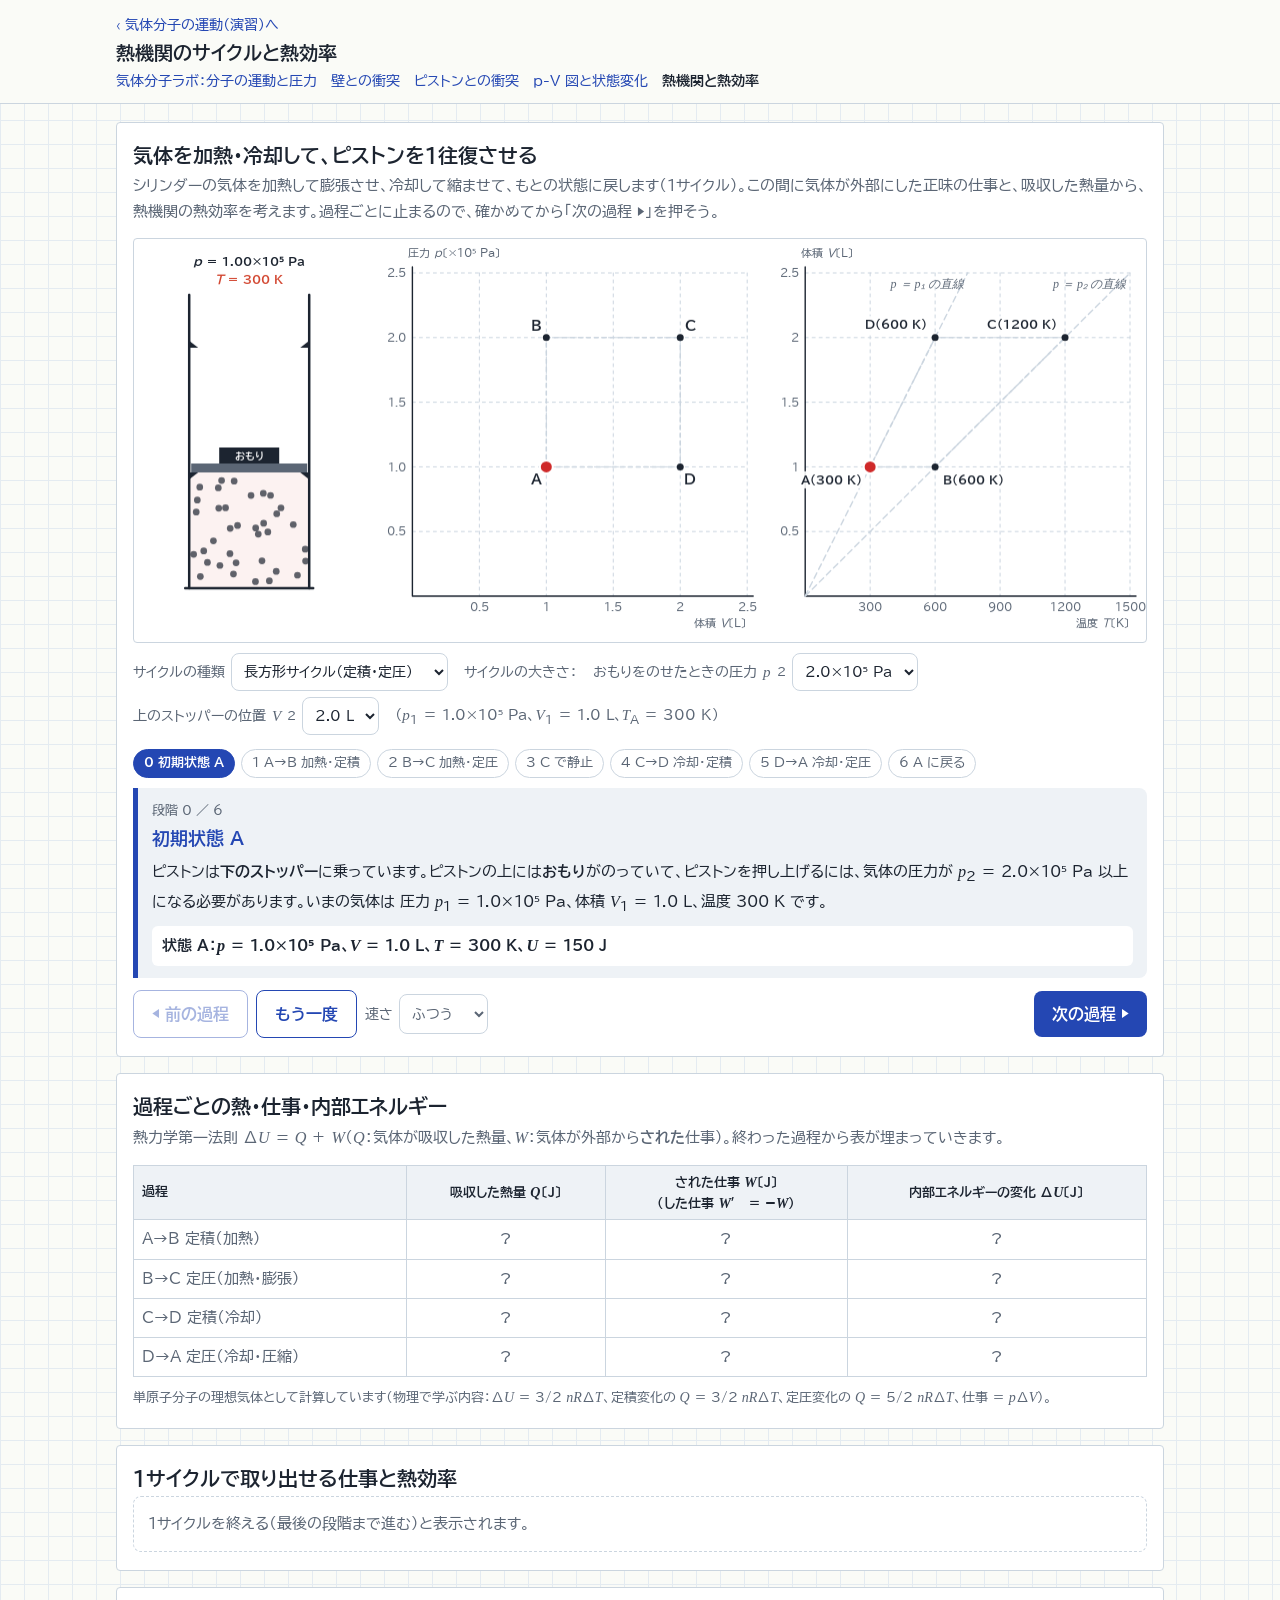
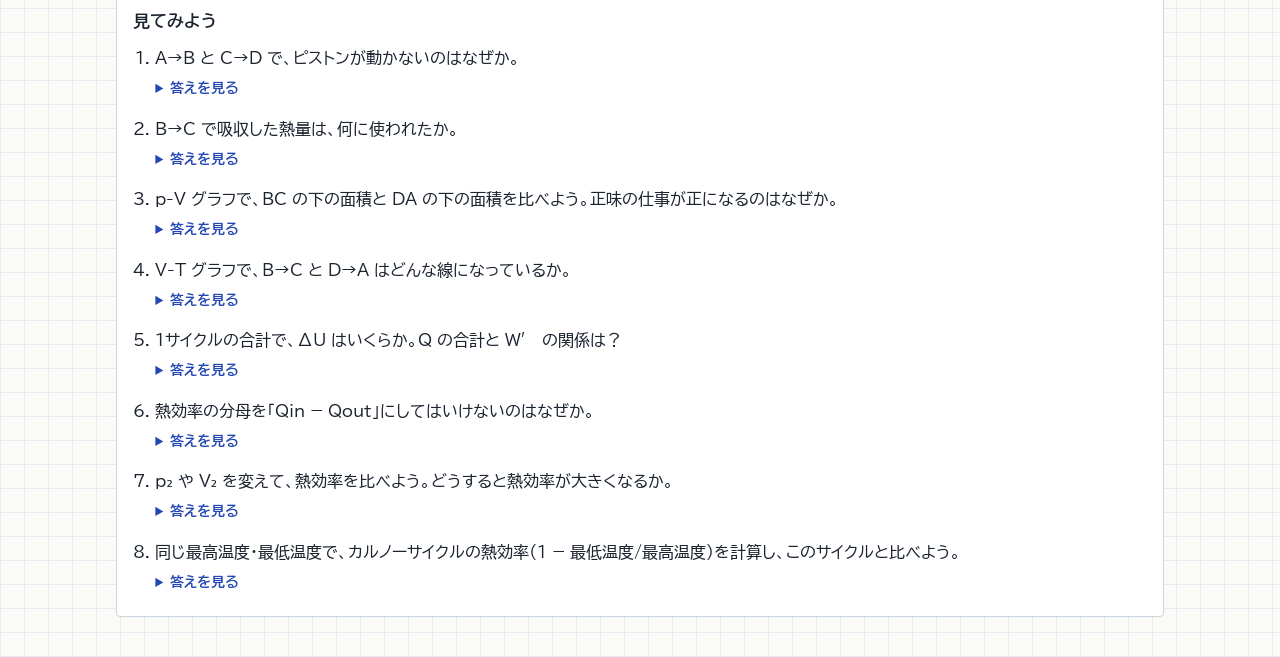
<file: anim/heat-engine.html>
<!DOCTYPE html>
<html lang="ja">
<head>
<meta charset="utf-8">
<meta name="viewport" content="width=device-width, initial-scale=1">
<title>熱機関のサイクルと熱効率のアニメーション</title>
<link rel="preconnect" href="https://fonts.googleapis.com">
<link rel="preconnect" href="https://fonts.gstatic.com" crossorigin>
<link href="https://fonts.googleapis.com/css2?family=BIZ+UDPGothic:wght@400;700&display=swap" rel="stylesheet">
<style>
/* Layout: step-by-step worksheet. Wide stage: cylinder (with stoppers, weight, heater) | p-V graph | V-T graph (phone: cylinder + p-V on row 1, readout + V-T on row 2). Under it: step chips, step card with Next/Back, energy table filling row by row, then efficiency panel (unlocked after one cycle), questions. */
:root{
  --paper:#FAFBF7; --grid:#E4EBF1; --ink:#1C2430; --muted:#5B6675;
  --blue:#2447B3; --blue-soft:#E7EDFB; --red:#CF2A2A; --red-soft:#FCECEA;
  --line:#CBD5DF; --sheet:#FFFFFF; --btn:#2447B3; --shade:#EEF2F6;
  --heat:#D2452F; --cool:#2A7BC9; --work:#7A4FC4; --net:#1E8A4C; --wout:#C2780F;
  --body:"BIZ UDPGothic","Hiragino Kaku Gothic ProN","Hiragino Sans","Yu Gothic UI","Meiryo",system-ui,sans-serif;
  --math:"Times New Roman",Times,"Noto Serif",serif;
}
@media (prefers-color-scheme:dark){
  :root:not([data-theme="light"]){
    --paper:#121821; --grid:#1B2430; --ink:#E4E9F0; --muted:#9AA6B5;
    --blue:#93AAFF; --blue-soft:#1F2B4B; --red:#FF7A70; --red-soft:#3A2022;
    --line:#2F3B49; --sheet:#18202B; --btn:#3A5BD0; --shade:#202A37;
    --heat:#FF8068; --cool:#7DBBF5; --work:#B79BFF; --net:#5FD08F; --wout:#F0A84A; color-scheme:dark;
  }
}
:root[data-theme="dark"]{
  --paper:#121821; --grid:#1B2430; --ink:#E4E9F0; --muted:#9AA6B5;
  --blue:#93AAFF; --blue-soft:#1F2B4B; --red:#FF7A70; --red-soft:#3A2022;
  --line:#2F3B49; --sheet:#18202B; --btn:#3A5BD0; --shade:#202A37;
  --heat:#FF8068; --cool:#7DBBF5; --work:#B79BFF; --net:#5FD08F; --wout:#F0A84A; color-scheme:dark;
}
*,*::before,*::after{box-sizing:border-box}
body{margin:0;color:var(--ink);font-family:var(--body);font-size:16px;line-height:1.75;background-color:var(--paper);
  background-image:linear-gradient(var(--grid) 1px,transparent 1px),linear-gradient(90deg,var(--grid) 1px,transparent 1px);background-size:24px 24px;-webkit-text-size-adjust:100%}
button,select,input{font:inherit;color:inherit}
button{-webkit-appearance:none;appearance:none}
:focus-visible{outline:3px solid var(--blue);outline-offset:2px}
.qv{font-family:var(--math);font-style:italic;font-size:1.08em}

.top{position:sticky;top:env(safe-area-inset-top,0px);z-index:5;background:var(--paper);border-bottom:1px solid var(--line)}
.top-inner{max-width:1080px;margin:0 auto;padding:10px 16px 10px}
.back{font-size:14px;color:var(--blue);text-decoration:none}
h1{font-size:19px;margin:2px 0 0;line-height:1.4;text-wrap:balance}
.nav{display:flex;flex-wrap:wrap;gap:4px 14px;font-size:14px;margin-top:2px}
.nav a{color:var(--blue);text-decoration:none}
.nav a[aria-current="page"]{color:var(--ink);font-weight:700}

main{max-width:1080px;margin:0 auto;padding:18px 16px 40px;display:grid;gap:16px}
.sheet{background:var(--sheet);border:1px solid var(--line);border-radius:4px;padding:18px 16px;min-width:0}
h2{font-size:20px;margin:0 0 4px;line-height:1.4;text-wrap:balance}
h3{font-size:17px;margin:0 0 8px}
.lead{margin:0 0 12px;color:var(--muted);font-size:15px}
.stage{position:relative;width:100%;aspect-ratio:2.5/1;background:var(--sheet);border:1px solid var(--line);border-radius:4px}
@media (max-width:760px){.stage{aspect-ratio:10/13}}
canvas{display:block;width:100%;height:100%}
.setrow{display:flex;flex-wrap:wrap;gap:6px 16px;align-items:center;margin-top:10px;font-size:14px;color:var(--muted)}
.setrow select{min-height:38px;border:1.5px solid var(--line);border-radius:8px;background:var(--sheet);padding:2px 8px;color:var(--ink)}
.setrow label{display:flex;align-items:center;gap:6px}

.chips{display:flex;flex-wrap:wrap;gap:6px;margin:14px 0 0;padding:0;list-style:none}
.chips li{border:1.5px solid var(--line);border-radius:999px;padding:3px 10px;font-size:13px;color:var(--muted);line-height:1.6}
.chips li.done{border-color:var(--c,var(--blue));color:var(--c,var(--blue))}
.chips li.cur{background:var(--c,var(--blue));border-color:var(--c,var(--blue));color:#fff;font-weight:700}
.step{margin-top:10px;padding:12px 14px;border-left:5px solid var(--c,var(--blue));background:var(--shade);border-radius:0 8px 8px 0}
.step .no{font-size:13px;color:var(--muted)}
.step h3{margin:0 0 4px;font-size:18px;color:var(--c,var(--ink))}
.step p{margin:4px 0 0;font-size:15px}
.step .eq{margin-top:8px;padding:6px 10px;background:var(--sheet);border-radius:6px;font-size:15px;font-weight:700;font-variant-numeric:tabular-nums}
.controls{display:flex;flex-wrap:wrap;gap:8px;align-items:center;margin-top:12px}
.btn{border:0;border-radius:8px;padding:9px 18px;min-height:46px;font-weight:700;cursor:pointer;background:var(--btn);color:#fff}
.btn.ghost{background:none;color:var(--blue);border:1.5px solid var(--blue)}
.btn:disabled{opacity:.4;cursor:default}
.btn.next{margin-left:auto}
.speed{display:flex;align-items:center;gap:6px;font-size:14px;color:var(--muted)}
.speed select{min-height:40px;border:1.5px solid var(--line);border-radius:8px;background:var(--sheet);padding:4px 8px}

.tbl{overflow-x:auto;margin-top:6px}
table{border-collapse:collapse;width:100%;min-width:560px;font-size:15px;font-variant-numeric:tabular-nums}
th,td{border:1px solid var(--line);padding:6px 8px;text-align:center}
th{background:var(--shade);font-size:13px;line-height:1.45}
td:first-child,th:first-child{text-align:left}
tr.pend td{color:var(--muted)}
tr.cur td{background:var(--blue-soft)}
tr.sum td{font-weight:700;border-top:2px solid var(--ink)}
.pos{color:var(--heat)} .neg{color:var(--cool)}
.note{font-size:13px;color:var(--muted);margin:8px 0 0}

.eff[hidden]{display:none}
.locked{padding:14px;border:1.5px dashed var(--line);border-radius:8px;color:var(--muted);font-size:15px}
.flow{margin-top:10px}
.flow .lab{display:flex;justify-content:space-between;font-size:14px;gap:8px}
.flow .bar{display:flex;height:30px;border-radius:5px;overflow:hidden;margin-top:3px}
.flow .bar div{display:flex;align-items:center;justify-content:center;color:#fff;font-weight:700;font-size:13px;white-space:nowrap;overflow:hidden}
.big{font-size:20px;font-weight:700;margin:12px 0 0;text-align:center;font-variant-numeric:tabular-nums}
.why{margin-top:12px;display:grid;gap:8px}
.why div{padding:10px 12px;border:1.5px solid var(--line);border-radius:8px;font-size:15px}
.why b{display:block;margin-bottom:2px}
.qs{margin:0;padding-left:1.4em;display:grid;gap:10px}
.qs summary{cursor:pointer;color:var(--blue);font-weight:700;font-size:14px;padding:4px 0}
.ans{margin:4px 0 0;padding:8px 12px;background:var(--blue-soft);border-radius:6px;font-size:15px}
</style>
</head>
<body>
<header class="top">
  <div class="top-inner">
    <a class="back" id="backLink" href="../index.html#/u/gas/0">‹ 気体分子の運動（演習）へ</a>
    <h1>熱機関のサイクルと熱効率</h1>
    <nav class="nav" id="nav" aria-label="気体分子ラボ">
      <a href="gas.html#kinetic">気体分子ラボ：分子の運動と圧力</a>
      <a href="gas.html#wall">壁との衝突</a>
      <a href="gas.html#piston">ピストンとの衝突</a>
      <a href="gas.html#pv">p-V 図と状態変化</a>
      <a href="heat-engine.html" aria-current="page">熱機関と熱効率</a>
    </nav>
  </div>
</header>

<main>
  <section class="sheet" aria-labelledby="t1">
    <h2 id="t1">気体を加熱・冷却して、ピストンを1往復させる</h2>
    <p class="lead" id="lead1">シリンダーの気体を加熱して膨張させ、冷却して縮ませて、もとの状態に戻します（1サイクル）。この間に気体が外部にした正味の仕事と、吸収した熱量から、熱機関の熱効率を考えます。過程ごとに止まるので、確かめてから「次の過程 ▶」を押そう。</p>
    <div class="stage"><canvas id="cv" role="img" aria-label="左にストッパーとおもりのついたシリンダー、中央に圧力と体積のグラフ、右に体積と温度のグラフ（V-T グラフ）。サイクルの進み具合に合わせて、グラフの上の点が動く。"></canvas></div>
    <div class="setrow" id="setrow"></div>

    <ol class="chips" id="chips"></ol>
    <div class="step" id="step"><div class="no"></div><h3></h3><p class="txt"></p><div class="eq"></div></div>
    <div class="controls">
      <button type="button" class="btn ghost" id="prevBtn">◀ 前の過程</button>
      <button type="button" class="btn ghost" id="againBtn">もう一度</button>
      <label class="speed" for="speedSel">速さ
        <select id="speedSel"><option value="0.5">ゆっくり</option><option value="1" selected>ふつう</option><option value="2">はやい</option></select></label>
      <button type="button" class="btn next" id="nextBtn">次の過程 ▶</button>
    </div>
  </section>

  <section class="sheet" aria-labelledby="t2">
    <h2 id="t2">過程ごとの熱・仕事・内部エネルギー</h2>
    <p class="lead">熱力学第一法則 Δ<i class="qv">U</i> ＝ <i class="qv">Q</i> ＋ <i class="qv">W</i>（<i class="qv">Q</i>：気体が吸収した熱量、<i class="qv">W</i>：気体が外部から<b>された</b>仕事）。終わった過程から表が埋まっていきます。</p>
    <div class="tbl"><table>
      <thead><tr><th>過程</th><th>吸収した熱量 <i class="qv">Q</i>〔J〕</th><th>された仕事 <i class="qv">W</i>〔J〕<br>（した仕事 <i class="qv">W</i>′ ＝ −<i class="qv">W</i>）</th><th>内部エネルギーの変化 Δ<i class="qv">U</i>〔J〕</th></tr></thead>
      <tbody id="tb"></tbody>
    </table></div>
    <p class="note">単原子分子の理想気体として計算しています（物理で学ぶ内容：Δ<i class="qv">U</i> ＝ 3/2 <i class="qv">nR</i>Δ<i class="qv">T</i>、定積変化の <i class="qv">Q</i> ＝ 3/2 <i class="qv">nR</i>Δ<i class="qv">T</i>、定圧変化の <i class="qv">Q</i> ＝ 5/2 <i class="qv">nR</i>Δ<i class="qv">T</i>、仕事 ＝ <i class="qv">p</i>Δ<i class="qv">V</i>）。</p>
  </section>

  <section class="sheet" aria-labelledby="t3">
    <h2 id="t3">1サイクルで取り出せる仕事と熱効率</h2>
    <div class="locked" id="locked">1サイクルを終える（最後の段階まで進む）と表示されます。</div>
    <div class="eff" id="eff" hidden>
      <div class="why">
        <div><b>① 正味の仕事 ＝ p-V グラフが囲む面積</b><span id="w1"></span></div>
        <div><b>② 1サイクルでは Δ<i class="qv">U</i> ＝ 0</b><span id="w2"></span></div>
      </div>
      <div class="flow">
        <div class="lab"><span>吸収した熱量 <i class="qv">Q</i><sub>in</sub>（A→B と B→C）</span><span id="fIn"></span></div>
        <div class="bar"><div id="fW" style="background:var(--net)"></div><div id="fOut" style="background:var(--cool)"></div></div>
        <div class="lab" style="margin-top:3px"><span style="color:var(--net)">取り出せた仕事 <i class="qv">W</i>′</span><span style="color:var(--cool)">捨てた熱量 <i class="qv">Q</i><sub>out</sub>（C→D と D→A）</span></div>
      </div>
      <p class="big" id="eBig"></p>
      <div class="why">
        <div><b>③ 分母は「吸収した熱量 <i class="qv">Q</i><sub>in</sub>」だけ</b>熱効率は「熱源から受け取った熱量のうち、どれだけを仕事として取り出せたか」の割合です。燃料を燃やして得た熱のように、<b>受け取った分</b>が元手（分母）になります。捨てた熱量 <i class="qv">Q</i><sub>out</sub> は受け取ったものではないので、分母には入りません。</div>
        <div><b>④ もし正味の熱量を分母にすると…</b><span id="w4"></span></div>
        <div><b>⑤ 熱効率は 1 にできない</b>もとの状態に戻して次のサイクルを行うには、冷却して熱 <i class="qv">Q</i><sub>out</sub> を捨てる過程（C→D、D→A）が欠かせません。<i class="qv">Q</i><sub>out</sub> ＞ 0 なので、<i class="qv">W</i>′ ＝ <i class="qv">Q</i><sub>in</sub> − <i class="qv">Q</i><sub>out</sub> ＜ <i class="qv">Q</i><sub>in</sub>、つまり <i class="qv">e</i> ＜ 1 です。</div>
      </div>
    </div>
  </section>

  <section class="sheet" aria-labelledby="qsTitle">
    <h3 id="qsTitle">見てみよう</h3>
    <ol class="qs" id="qs"></ol>
  </section>
</main>

<script src="../js/italic.js"></script>
<script>
(function(){
"use strict";
const $ = id => document.getElementById(id), TAU = 2 * Math.PI;
const I = s => `<i class="qv">${s}</i>`;
const sub = (s, b) => `${I(s)}<sub>${b}</sub>`;

const reduce = window.matchMedia && matchMedia("(prefers-reduced-motion: reduce)").matches;

/* ---------- サイクルの状態（圧力：×10⁵ Pa、体積：L、pV の 1 ＝ 100 J） ---------- */
const P1 = 1, V1 = 1, TA = 300;
const S = { kind: "rect", TH: 600, r: 2, p2: 2, V2: 2, step: 0, s: 0, playing: false, speed: 1, maxStep: 0 };
const TofPV = (p, V) => TA * p * V / (P1 * V1);
const U = (p, V) => 1.5 * p * V * 100;
const ptsR = () => ({ A: [V1, P1], B: [V1, S.p2], C: [S.V2, S.p2], D: [S.V2, P1] });
const pts = () => { if(!CAR()) return ptsR(); const g = cg(); return { A: [1, g.pA], B: [g.VB, g.pB], C: [g.VC, g.pC], D: [g.VD, g.pD] }; };
// 各段階の状態（s：0〜1）
/* ---------- カルノーサイクル（等温膨張 → 断熱膨張 → 等温圧縮 → 断熱圧縮）：nR ＝ 1/3 J/K、pV の 1 ＝ 100 J、T ＝ 300pV ---------- */
const TL = 300, CAR = () => S.kind === "carnot", LAST = () => CAR() ? 5 : 6;
function cg(){ const q = Math.pow(S.TH / TL, 1.5), pA = S.TH / 300; return { pA, VB: S.r, pB: pA / S.r, VC: S.r * q, pC: 1 / (S.r * q), VD: q, pD: 1 / q }; }
function carState(step, s){
  const g = cg();
  switch(step){
    case 1: { const V = 1 + (g.VB - 1) * s; return { p: g.pA / V, V, w: 0, heat: s < 1 ? 1 : 0 }; }
    case 2: { const V = g.VB + (g.VC - g.VB) * s; return { p: g.pB * Math.pow(g.VB / V, 5 / 3), V, w: 0, heat: 0 }; }
    case 3: { const V = g.VC + (g.VD - g.VC) * s; return { p: 1 / V, V, w: 0, heat: s < 1 ? -1 : 0 }; }
    case 4: { const V = g.VD + (1 - g.VD) * s; return { p: g.pD * Math.pow(g.VD / V, 5 / 3), V, w: 0, heat: 0 }; }
    default: return { p: g.pA, V: 1, w: 0, heat: 0 };
  }
}
function carEnergy(k, s){
  const g = cg(), st = carState(k, s), T = 300 * st.p * st.V;
  switch(k){
    case 1: { const Q = S.TH / 3 * Math.log(st.V); return { Q, W: -Q, dU: 0 }; }
    case 3: { const Q = TL / 3 * Math.log(st.V / g.VC); return { Q, W: -Q, dU: 0 }; }
    case 2: { const dU = 0.5 * (T - S.TH); return { Q: 0, W: dU, dU }; }
    case 4: { const dU = 0.5 * (T - TL); return { Q: 0, W: dU, dU }; }
  }
  return { Q: 0, W: 0, dU: 0 };
}
const stateAt = (k, s) => CAR() ? carState(k, s) : stateAtR(k, s);
const energy = (k, s) => CAR() ? carEnergy(k, s) : energyR(k, s);
function stateAtR(step, s){
  const p2 = S.p2, V2 = S.V2;
  switch(step){
    case 0: return { p: P1, V: V1, w: 1, heat: 0 };
    case 1: return { p: P1 + (p2 - P1) * s, V: V1, w: 1, heat: s < 1 ? 1 : 0 };
    case 2: return { p: p2, V: V1 + (V2 - V1) * s, w: 1, heat: s < 1 ? 1 : 0 };
    case 3: return { p: p2, V: V2, w: 1 - s, heat: 0 };
    case 4: return { p: p2 - (p2 - P1) * s, V: V2, w: 0, heat: s < 1 ? -1 : 0 };
    case 5: return { p: P1, V: V2 - (V2 - V1) * s, w: 0, heat: s < 1 ? -1 : 0 };
    case 6: return { p: P1, V: V1, w: s, heat: 0 };
  }
}
// 過程ごとのエネルギー（s までの分）
function energyR(k, s){
  const p2 = S.p2, V2 = S.V2, dV = (V2 - V1) * s;
  switch(k){
    case 1: { const dU = 1.5 * (p2 - P1) * s * V1 * 100; return { Q: dU, W: 0, dU }; }
    case 2: { const W = -p2 * dV * 100, dU = 1.5 * p2 * dV * 100; return { Q: dU - W, W, dU }; }
    case 4: { const dU = -1.5 * (p2 - P1) * s * V2 * 100; return { Q: dU, W: 0, dU }; }
    case 5: { const W = P1 * dV * 100, dU = -1.5 * P1 * dV * 100; return { Q: dU - W, W, dU }; }
  }
  return { Q: 0, W: 0, dU: 0 };
}
const DURC = { 0: 0, 1: 4, 2: 3.2, 3: 4, 4: 3.2, 5: 1.4 }, COLORC = { 0: "ink", 1: "heat", 2: "work", 3: "cool", 4: "work", 5: "muted" };
const NAMESC = ["初期状態 A", "A→B 等温膨張", "B→C 断熱膨張", "C→D 等温圧縮", "D→A 断熱圧縮", "A に戻る"];
const DURR = { 0: 0, 1: 3.2, 2: 4, 3: 1.6, 4: 3.2, 5: 4, 6: 1.6 };
const COLORR = { 0: "ink", 1: "heat", 2: "heat", 3: "muted", 4: "cool", 5: "cool", 6: "muted" };
const NAMESR = ["初期状態 A", "A→B 加熱・定積", "B→C 加熱・定圧", "C で静止", "C→D 冷却・定積", "D→A 冷却・定圧", "A に戻る"];

/* ---------- 粒子（見た目：速さ ∝ √T） ---------- */
const NP = 36, parts = [];
for(let i = 0; i < NP; i++){ const a = Math.random() * TAU; parts.push({ x: Math.random(), y: Math.random() * 0.9, dx: Math.cos(a), dy: Math.sin(a) }); }

/* ---------- 描画 ---------- */
const cv = $("cv"), ctx = cv.getContext("2d"); let W = 0, H = 0, col = {}, LY = null;
function readColors(){ const cs = getComputedStyle(document.documentElement); ["ink","muted","blue","red","line","shade","sheet","heat","cool","work","net","wout","paper"].forEach(k => col[k] = cs.getPropertyValue("--" + k).trim()); }
function resize(){ const r = cv.getBoundingClientRect(), d = Math.min(window.devicePixelRatio || 1, 2.5); W = Math.max(1, Math.round(r.width)); H = Math.max(1, Math.round(r.height)); cv.width = Math.round(W * d); cv.height = Math.round(H * d); ctx.setTransform(d, 0, 0, d, 0, 0); LY = layout(); draw(); }
function L(pts, color, w, dash){ ctx.save(); ctx.strokeStyle = color; ctx.lineWidth = w; ctx.setLineDash(dash || []); ctx.lineJoin = "round"; ctx.lineCap = "round"; ctx.beginPath(); pts.forEach((p, i) => i ? ctx.lineTo(p[0], p[1]) : ctx.moveTo(p[0], p[1])); ctx.stroke(); ctx.restore(); }
function T(s, x, y, color, size, align, bold, base){ ctx.save(); ctx.fillStyle = color; ctx.font = `${bold ? "700 " : ""}${size || 12}px "BIZ UDPGothic","Hiragino Sans","Yu Gothic UI",sans-serif`; ctx.textAlign = align || "left"; ctx.textBaseline = base || "middle"; ctx.fillText(s, x, y); ctx.restore(); }
function TI(s, x, y, color, size, align){ ctx.save(); ctx.fillStyle = color; ctx.font = `italic ${size || 13}px "Times New Roman",Times,serif`; ctx.textAlign = align || "left"; ctx.textBaseline = "middle"; ctx.fillText(s, x, y); ctx.restore(); }
function TB(s, x, y, color, size, align){ ctx.save(); ctx.font = `700 ${size || 12}px "BIZ UDPGothic","Hiragino Sans",sans-serif`; const w = ctx.measureText(s).width, h = (size || 12) + 5, x0 = align === "right" ? x - w : align === "center" ? x - w / 2 : x;
  ctx.fillStyle = col.sheet; ctx.globalAlpha = .9; ctx.fillRect(x0 - 3, y - h / 2, w + 6, h); ctx.restore(); T(s, x, y, color, size, align, true); }
function arrow(x0, y0, x1, y1, color, w){ const a = Math.atan2(y1 - y0, x1 - x0), h = 5 + (w || 2) * 1.6;
  L([[x0, y0], [x1 - h * .6 * Math.cos(a), y1 - h * .6 * Math.sin(a)]], color, w || 2);
  ctx.save(); ctx.fillStyle = color; ctx.beginPath(); ctx.moveTo(x1, y1); ctx.lineTo(x1 - h * Math.cos(a - .45), y1 - h * Math.sin(a - .45)); ctx.lineTo(x1 - h * Math.cos(a + .45), y1 - h * Math.sin(a + .45)); ctx.closePath(); ctx.fill(); ctx.restore(); }
function hatch(x0, y0, x1, y1, color, dir, alpha){
  const xa = Math.min(x0, x1), xb = Math.max(x0, x1), ya = Math.min(y0, y1), yb = Math.max(y0, y1); if(xb - xa < 1 || yb - ya < 1) return;
  ctx.save(); ctx.beginPath(); ctx.rect(xa, ya, xb - xa, yb - ya); ctx.clip(); ctx.fillStyle = color; ctx.globalAlpha = .1; ctx.fillRect(xa, ya, xb - xa, yb - ya);
  ctx.globalAlpha = alpha || .8; ctx.strokeStyle = color; ctx.lineWidth = 1.5; ctx.beginPath(); const hh = yb - ya;
  for(let x = xa - hh - 10; x < xb + 10; x += 8){ if(dir > 0){ ctx.moveTo(x, yb); ctx.lineTo(x + hh, ya); } else { ctx.moveTo(x, ya); ctx.lineTo(x + hh, yb); } }
  ctx.stroke(); ctx.restore(); }
const nice = x => { const st = x > 12 ? 2 : x > 6 ? 1 : 0.5; return Math.ceil(x / st) * st; };
const tl = mx => { const st = [0.25, 0.5, 1, 2, 5, 10].find(v => v >= mx / 5), o = []; for(let v = st; v < mx * 0.999; v += st) o.push(+v.toFixed(2)); return o; };
const axes = () => {
  if(CAR()){ const g = cg(); return { Vmax: nice(g.VC * 1.1), Pmax: nice(g.pA * 1.2), Tmax: Math.ceil(S.TH * 1.15 / 300) * 300 }; }
  const Vmax = S.V2 >= 3 ? 3.5 : 2.5, Pmax = S.p2 >= 3 ? 3.5 : 2.5, Tc = TofPV(S.p2, S.V2), Tmax = Math.ceil(Tc * 1.15 / 300) * 300;
  return { Vmax, Pmax, Tmax };
};
function layout(){
  const wide = W / H > 1.6;
  if(wide){
    const cw = W * .2;
    return { wide, cyl: { x: 14, y: 14, w: cw, h: H - 28 }, pv: { x: cw + 76, y: 34, w: W * .4 - 70, h: H - 34 - 46 }, tv: { x: cw + W * .4 + 64, y: 34, w: W - (cw + W * .4 + 64) - 16, h: H - 34 - 46 } };
  } else {
    const cw = W * .36, rh = (H - 20) / 2;
    return { wide, cyl: { x: 8, y: 10, w: cw, h: rh - 4 }, pv: { x: cw + 52, y: 30, w: W - cw - 52 - 12, h: rh - 30 - 34 }, tv: { x: cw + 52, y: rh + 34, w: W - cw - 52 - 12, h: rh - 34 - 34 }, info: { x: 10, y: rh + 30, w: cw - 4 } };
  }
}
function draw(){
  if(!W || !LY) return; readColors(); ctx.clearRect(0, 0, W, H);
  const st = stateAt(S.step, S.s);
  drawCyl(st); drawPV(st); drawTV(st);
  if(!LY.wide) drawInfo(st);
}
function drawCyl(st){ return CAR() ? drawCylc(st) : drawCylR(st); }
function drawCylR(st){
  const c = LY.cyl, ax = axes();
  const top = c.y + 46, bot = c.y + c.h - 40, ih = bot - top, cw = Math.min(c.w * .66, 120), cx = c.x + (c.w - cw) / 2;
  const Yv = V => bot - V / ax.Vmax * ih, yp = Yv(st.V);
  // 気体
  const Tn = TofPV(st.p, st.V), heatK = Math.min(1, (Tn - 200) / (ax.Tmax - 200));
  ctx.save(); ctx.fillStyle = col.heat; ctx.globalAlpha = .05 + .22 * heatK; ctx.fillRect(cx, yp, cw, bot - yp); ctx.restore();
  const rr = Math.max(2.2, cw * .028);
  parts.forEach(p => { ctx.save(); ctx.fillStyle = col.ink; ctx.globalAlpha = .7; ctx.beginPath(); ctx.arc(cx + rr + p.x * (cw - 2 * rr), bot - rr - p.y * (bot - yp - 2 * rr), rr, 0, TAU); ctx.fill(); ctx.restore(); });
  // 壁
  L([[cx, Yv(ax.Vmax) - 4], [cx, bot]], col.ink, 2.5); L([[cx + cw, Yv(ax.Vmax) - 4], [cx + cw, bot]], col.ink, 2.5); L([[cx - 4, bot], [cx + cw + 4, bot]], col.ink, 2.5);
  // ストッパー
  const ph = 9;
  [[Yv(V1), "下のストッパー"], [Yv(S.V2) - ph, "上のストッパー"]].forEach(([y, lab], k) => {
    const yy = k === 0 ? y : y;
    ctx.save(); ctx.fillStyle = col.ink;
    ctx.beginPath(); ctx.moveTo(cx, yy); ctx.lineTo(cx + 9, yy); ctx.lineTo(cx, yy + (k ? -7 : 7)); ctx.closePath(); ctx.fill();
    ctx.beginPath(); ctx.moveTo(cx + cw, yy); ctx.lineTo(cx + cw - 9, yy); ctx.lineTo(cx + cw, yy + (k ? -7 : 7)); ctx.closePath(); ctx.fill(); ctx.restore();
  });
  // ピストン
  ctx.save(); ctx.fillStyle = col.muted; ctx.fillRect(cx + 2, yp - ph, cw - 4, ph); ctx.restore();
  // おもり
  if(st.w > 0){
    const ww = cw * .5, wh = 16, wx = cx + (cw - ww) / 2 + (1 - st.w) * cw * .9, wy = yp - ph - wh - (1 - st.w) * 26;
    ctx.save(); ctx.globalAlpha = Math.min(1, .25 + st.w); ctx.fillStyle = col.ink; ctx.fillRect(wx, wy, ww, wh); ctx.restore();
    T("おもり", wx + ww / 2, wy + wh / 2, col.sheet, 10, "center", true);
  }
  // 加熱・冷却
  if(st.heat !== 0){
    const cc = st.heat > 0 ? col.heat : col.cool;
    for(let k = 1; k <= 3; k++){ const x = cx + cw * k / 4; st.heat > 0 ? arrow(x, bot + 24, x, bot + 5, cc, 2.4) : arrow(x, bot + 5, x, bot + 24, cc, 2.4); }
    T(st.heat > 0 ? "加熱" : "冷却", cx + cw / 2, bot + 33, cc, 12, "center", true);
  }
  // 力の向き（ピストンが動いているとき）
  const moving = (S.step === 2 || S.step === 5) && S.s > 0 && S.s < 1;
  if(moving) arrow(cx + cw + 16, yp + (S.step === 2 ? 10 : -22), cx + cw + 16, yp + (S.step === 2 ? -22 : 10), col.work, 2.4);
  const label = S.step === 2 && moving ? "等速で上昇" : S.step === 5 && moving ? "等速で下降" : "";
  if(label) T(label, cx + cw + 8, yp - 32, col.work, 11, "left", true);
  T(`p ＝ ${st.p.toFixed(2)}×10⁵ Pa`, c.x + c.w / 2, c.y + 8, col.ink, 12, "center", true);
  T(`T ＝ ${Math.round(Tn)} K`, c.x + c.w / 2, c.y + 26, col.heat, 12, "center", true);
}
function graphFrame(g, xmax, ymax, xticks, yticks, xlab, ylab, yfmt){
  const X = v => g.x + v / xmax * g.w, Y = v => g.y + g.h - v / ymax * g.h;
  yticks.forEach(v => { L([[g.x, Y(v)], [g.x + g.w, Y(v)]], col.line, 1, [3, 4]); T(yfmt ? yfmt(v) : `${v}`, g.x - 6, Y(v), col.muted, 11, "right"); });
  xticks.forEach(v => { L([[X(v), g.y], [X(v), g.y + g.h]], col.line, 1, [3, 4]); T(`${v}`, X(v), g.y + g.h + 11, col.muted, 11, "center"); });
  L([[g.x, g.y - 6], [g.x, g.y + g.h], [g.x + g.w + 6, g.y + g.h]], col.ink, 1.4);
  T(ylab, g.x - 4, g.y - 20, col.muted, 11, "left"); T(xlab, g.x + g.w, g.y + g.h + 27, col.muted, 11, "right");
  return { X, Y };
}
const DURX = () => CAR() ? DURC : DURR, COLORX = () => CAR() ? COLORC : COLORR, NAMESX = () => CAR() ? NAMESC : NAMESR;
const segColor = k => col[COLORX()[k]];
// 経路（段階 k の途中まで）
function pathPts(k, s, fn){ const out = []; const n = 20; for(let i = 0; i <= n; i++){ const st = stateAt(k, s * i / n); out.push(fn(st)); } return out; }
function drawPV(st){ return CAR() ? drawPVc(st) : drawPVR(st); }
function drawPVR(st){
  const ax = axes(), g = LY.pv;
  const { X, Y } = graphFrame(g, ax.Vmax, ax.Pmax, ax.Vmax > 3 ? [1, 2, 3] : [0.5, 1, 1.5, 2, 2.5].filter(v => v <= ax.Vmax), ax.Pmax > 3 ? [1, 2, 3] : [0.5, 1, 1.5, 2, 2.5], "体積 V〔L〕", "圧力 p〔×10⁵ Pa〕", v => v.toFixed(1));
  const P = pts(), x1 = X(V1), x2 = X(S.V2), yp1 = Y(P1), yp2 = Y(S.p2), y0 = Y(0);
  // 面積（仕事）
  if(S.step >= 2){ const xe = S.step === 2 ? X(st.V) : x2; hatch(x1, yp2, xe, y0, col.wout, 1); }
  if(S.step >= 5){ const xs = S.step === 5 ? X(st.V) : x1; hatch(xs, yp1, x2, y0, col.cool, -1); }
  const done = S.step === 6;
  if(done){ ctx.save(); ctx.fillStyle = col.net; ctx.globalAlpha = .35 + .3 * S.s; ctx.fillRect(x1, yp2, x2 - x1, yp1 - yp2); ctx.restore(); }
  // 経路
  for(let k = 1; k <= 5; k++){
    if(k === 3) continue;
    if(S.step < k) { L(pathPts(k, 1, s => [X(s.V), Y(s.p)]), col.line, 1.5, [4, 4]); continue; }
    const s = S.step === k ? S.s : 1; L(pathPts(k, s, s2 => [X(s2.V), Y(s2.p)]), segColor(k), 3.2);
    if(s > .55){ const a = stateAt(k, .5), b = stateAt(k, .56); arrow(X(a.V), Y(a.p), X(b.V), Y(b.p), segColor(k), 3); }
  }
  // 点
  Object.entries(P).forEach(([n, [v, p]]) => { ctx.save(); ctx.fillStyle = col.ink; ctx.beginPath(); ctx.arc(X(v), Y(p), 3.5, 0, TAU); ctx.fill(); ctx.restore();
    T(n, X(v) + (v === V1 ? -10 : 10), Y(p) + (p === P1 ? 12 : -12), col.ink, 14, "center", true); });
  // いまの点
  ctx.save(); ctx.fillStyle = col.red; ctx.strokeStyle = col.sheet; ctx.lineWidth = 2; ctx.beginPath(); ctx.arc(X(st.V), Y(st.p), 6.5, 0, TAU); ctx.fill(); ctx.stroke(); ctx.restore();
  // 面積の文字
  const fs = g.w < 260 ? 10 : 11;
  if(S.step >= 2 && S.step < 5){ const e2 = energy(2, S.step === 2 ? S.s : 1); TB(`気体がした仕事 ${Math.round(-e2.W)} J`, (x1 + (S.step === 2 ? X(st.V) : x2)) / 2, (yp2 + y0) / 2, col.wout, fs, "center"); }
  if(S.step === 5){ const e5 = energy(5, S.s); TB(`された仕事 ${Math.round(e5.W)} J`, (X(st.V) + x2) / 2, (yp1 + y0) / 2, col.cool, fs, "center"); TB(`した仕事 ${Math.round(-energy(2, 1).W)} J`, (x1 + x2) / 2, (yp2 + yp1) / 2, col.wout, fs, "center"); }
  if(done){ const wn = Math.round((S.p2 - P1) * (S.V2 - V1) * 100); TB(`正味の仕事 ${wn} J`, (x1 + x2) / 2, (yp1 + yp2) / 2, col.net, fs + 1, "center"); TB(`打ち消し合う部分`, (x1 + x2) / 2, (yp1 + y0) / 2, col.muted, fs, "center"); }
}
function drawTV(st){ return CAR() ? drawTVc(st) : drawTVR(st); }
function drawTVR(st){   // V-T 図：横軸が温度 T、縦軸が体積 V
  const ax = axes(), g = LY.tv, tstep = ax.Tmax > 1800 ? 600 : 300;
  const ticks = []; for(let v = tstep; v <= ax.Tmax; v += tstep) ticks.push(v);
  const { X, Y } = graphFrame(g, ax.Tmax, ax.Vmax, ticks, ax.Vmax > 3 ? [1, 2, 3] : [0.5, 1, 1.5, 2, 2.5].filter(v => v <= ax.Vmax), "温度 T〔K〕", "体積 V〔L〕");
  // 定圧の直線（原点を通る）：V ＝ T/(300p)
  [[P1, "p₁"], [S.p2, "p₂"]].forEach(([p, lab]) => { const Tend = Math.min(ax.Tmax, TofPV(p, ax.Vmax)), Vend = Tend / TofPV(p, 1); L([[X(0), Y(0)], [X(Tend), Y(Vend)]], col.line, 1.4, [6, 4]);
    if(LY.wide) TI(`p ＝ ${lab} の直線`, X(Tend) - 4, Y(Vend) + 12, col.muted, 12, "right"); });
  for(let k = 1; k <= 5; k++){
    if(k === 3) continue;
    const f = s2 => [X(TofPV(s2.p, s2.V)), Y(s2.V)];
    if(S.step < k){ L(pathPts(k, 1, f), col.line, 1.5, [4, 4]); continue; }
    const s = S.step === k ? S.s : 1; L(pathPts(k, s, f), segColor(k), 3.2);
    if(s > .55){ const a = stateAt(k, .5), b = stateAt(k, .56); arrow(...f(a), ...f(b), segColor(k), 3); }
  }
  Object.entries(pts()).forEach(([n, [v, p]]) => { const t = TofPV(p, v); ctx.save(); ctx.fillStyle = col.ink; ctx.beginPath(); ctx.arc(X(t), Y(v), 3.5, 0, TAU); ctx.fill(); ctx.restore();
    const pos = { A: [-8, 13, "right"], B: [8, 13, "left"], C: [-8, -13, "right"], D: [-8, -13, "right"] }[n]; TB(LY.wide ? `${n}（${Math.round(t)} K）` : n, X(t) + pos[0], Y(v) + pos[1], col.ink, LY.wide ? 12 : 11, pos[2]); });
  ctx.save(); ctx.fillStyle = col.red; ctx.strokeStyle = col.sheet; ctx.lineWidth = 2; ctx.beginPath(); ctx.arc(X(TofPV(st.p, st.V)), Y(st.V), 6.5, 0, TAU); ctx.fill(); ctx.stroke(); ctx.restore();
}
function drawInfo(st){
  const f = LY.info; let y = f.y;
  const e = cum();
  [["体積 V", `${st.V.toFixed(2)} L`], ["内部エネルギー U", `${Math.round(U(st.p, st.V))} J`], ["吸収した熱 Qin", `${Math.round(e.qin)} J`], ["捨てた熱 Qout", `${Math.round(e.qout)} J`], ["正味のした仕事", `${Math.round(e.wout)} J`]].forEach(([k, v]) => {
    T(k, f.x, y, col.muted, 11, "left"); T(v, f.x, y + 15, col.ink, 13, "left", true); y += 36; });
}
// これまでの合計
function cum(){
  let qin = 0, qout = 0, wout = 0;
  (CAR() ? [1, 2, 3, 4] : [1, 2, 4, 5]).forEach(k => { if(S.step < k) return; const e = energy(k, S.step === k ? S.s : 1); if(e.Q > 0) qin += e.Q; else qout += -e.Q; wout += -e.W; });
  return { qin, qout, wout };
}

/* ---------- 文章 ---------- */
function stepText(){ return CAR() ? carText() : stepTextR(); }
function stepTextR(){
  const p2 = S.p2.toFixed(1), V2 = S.V2.toFixed(1), e1 = energy(1, 1), e2 = energy(2, 1), e4 = energy(4, 1), e5 = energy(5, 1);
  const r = n => Math.round(n), sg = n => (n > 0 ? "＋" : n < 0 ? "−" : "") + Math.abs(Math.round(n));
  return [
    { h: "初期状態 A", t: `ピストンは<b>下のストッパー</b>に乗っています。ピストンの上には<b>おもり</b>がのっていて、ピストンを押し上げるには、気体の圧力が ${sub("p", "2")} ＝ ${p2}×10⁵ Pa 以上になる必要があります。いまの気体は 圧力 ${sub("p", "1")} ＝ 1.0×10⁵ Pa、体積 ${sub("V", "1")} ＝ 1.0 L、温度 300 K です。`,
      eq: `状態 A：${I("p")} ＝ 1.0×10⁵ Pa、${I("V")} ＝ 1.0 L、${I("T")} ＝ 300 K、${I("U")} ＝ ${r(U(P1, V1))} J` },
    { h: "A→B 加熱・定積変化", t: `下から加熱します。気体の圧力が ${sub("p", "2")} になるまでは、おもりのせいでピストンは動きません（体積一定）。体積が変わらないので仕事は 0。吸収した熱はすべて内部エネルギーの増加になり、温度が上がります。p-V グラフでは真上へ、V-T グラフでは右へ（水平に）進みます。`,
      eq: `${I("W")} ＝ 0 より Δ${I("U")} ＝ ${I("Q")} ＝ ${sg(e1.Q)} J` },
    { h: "B→C 加熱・定圧変化", t: `圧力が ${sub("p", "2")} に達すると、ピストンが<b>等速で上昇</b>し始めます。気体の圧力は ${sub("p", "2")} のまま（定圧）です。気体はピストンを押して外部に仕事をします。仕事は 力 × 距離 ＝ (${I("p")}${I("S")}) × Δ${I("x")} ＝ ${I("p")}Δ${I("V")} で、p-V グラフの BC の下の面積です。V-T グラフでは原点を通る直線の上を進みます（圧力一定なら ${I("V")} ∝ ${I("T")}）。`,
      eq: `した仕事 ${I("W")}′ ＝ ${sub("p", "2")}(${sub("V", "2")} − ${sub("V", "1")}) ＝ ${r(-e2.W)} J、Δ${I("U")} ＝ ${sg(e2.dU)} J、${I("Q")} ＝ Δ${I("U")} ＋ ${I("W")}′ ＝ ${sg(e2.Q)} J` },
    { h: "C でピストンが静止（加熱をやめ、おもりを外す）", t: `ピストンが<b>上のストッパー</b>に達して止まりました（体積 ${sub("V", "2")} ＝ ${V2} L、温度は最高）。ここで加熱をやめ、<b>おもりを外します</b>。気体の圧力は ${sub("p", "2")} のままなので、ピストンは上のストッパーに押しつけられています。`,
      eq: `状態 C：${I("p")} ＝ ${p2}×10⁵ Pa、${I("V")} ＝ ${V2} L、${I("T")} ＝ ${r(TofPV(S.p2, S.V2))} K、${I("U")} ＝ ${r(U(S.p2, S.V2))} J` },
    { h: "C→D 冷却・定積変化", t: `冷却します。気体の圧力は下がりますが、${sub("p", "1")} になるまではピストンは上のストッパーに押しつけられたまま動きません（体積一定）。仕事は 0 で、内部エネルギーが減った分だけ熱を放出します。`,
      eq: `${I("W")} ＝ 0 より ${I("Q")} ＝ Δ${I("U")} ＝ ${sg(e4.Q)} J（${r(-e4.Q)} J を放出）` },
    { h: "D→A 冷却・定圧変化", t: `圧力が ${sub("p", "1")} になると、ピストンが<b>等速で下降</b>し始めます（圧力 ${sub("p", "1")} のまま）。今度は外部（大気とピストン）が気体を押し縮めるので、気体は仕事を<b>される</b>（${I("W")} ＞ 0）。その大きさは DA の下の面積です。BC の下の面積より小さいことに注目しよう。`,
      eq: `された仕事 ${I("W")} ＝ ${sub("p", "1")}(${sub("V", "2")} − ${sub("V", "1")}) ＝ ${r(e5.W)} J、Δ${I("U")} ＝ ${sg(e5.dU)} J、${I("Q")} ＝ Δ${I("U")} − ${I("W")} ＝ ${sg(e5.Q)} J` },
    { h: "A に戻る（おもりを載せる）＝ 1サイクル", t: `ピストンが下のストッパーに達して止まりました。冷却をやめ、おもりを載せると初期状態 A に戻ります。1サイクルで、気体の状態（温度・内部エネルギー）はもとどおりです。p-V グラフで、した仕事（BC の下）からされた仕事（DA の下）を引いた残り、つまり<b>囲まれた長方形の面積</b>が、取り出せた正味の仕事です。下の「熱効率」を見よう。`,
      eq: `正味の仕事 ${I("W")}′ ＝ ${r(-e2.W)} − ${r(e5.W)} ＝ ${r(-e2.W - e5.W)} J ＝ (${sub("p", "2")} − ${sub("p", "1")})(${sub("V", "2")} − ${sub("V", "1")})` }
  ];
}
function ui(){
  const ST = stepText(), k = S.step;
  $("chips").innerHTML = NAMESX().map((n, i) => `<li class="${i === k ? "cur" : i < k ? "done" : ""}" style="--c:var(--${COLORX()[i] === "ink" || COLORX()[i] === "muted" ? "blue" : COLORX()[i]})">${i} ${n}</li>`).join("");
  const el = $("step"); el.style.setProperty("--c", `var(--${COLORX()[k] === "ink" || COLORX()[k] === "muted" ? "blue" : COLORX()[k]})`);
  el.querySelector(".no").textContent = `段階 ${k} ／ ${LAST()}${S.playing ? "（再生中）" : DURX()[k] ? "（止まっています。確かめたら次へ）" : ""}`;
  el.querySelector("h3").textContent = ST[k].h; el.querySelector(".txt").innerHTML = ST[k].t; el.querySelector(".eq").innerHTML = ST[k].eq;
  $("prevBtn").disabled = k === 0;
  $("nextBtn").textContent = k === LAST() ? "もう1サイクル ↻" : "次の過程 ▶";
  $("nextBtn").disabled = S.playing;
  table(); eff();
}
function table(){
  const rows = CAR() ? [[1, "A→B 等温膨張（高温熱源）"], [2, "B→C 断熱膨張"], [3, "C→D 等温圧縮（低温熱源）"], [4, "D→A 断熱圧縮"]] : [[1, "A→B 定積（加熱）"], [2, "B→C 定圧（加熱・膨張）"], [4, "C→D 定積（冷却）"], [5, "D→A 定圧（冷却・圧縮）"]];
  const dg = CAR() ? 1 : 0, f = v => { const r = +v.toFixed(dg); return `<span class="${r > 0 ? "pos" : r < 0 ? "neg" : ""}">${r > 0 ? "＋" : r < 0 ? "−" : ""}${Math.abs(r).toFixed(dg)}</span>`; };
  let h = "", sQ = 0, sW = 0, sU = 0;
  rows.forEach(([k, n]) => {
    if(S.step < k){ h += `<tr class="pend"><td>${n}</td><td>?</td><td>?</td><td>?</td></tr>`; return; }
    const e = energy(k, S.step === k ? S.s : 1); sQ += e.Q; sW += e.W; sU += e.dU;
    h += `<tr class="${S.step === k ? "cur" : ""}"><td>${n}</td><td>${f(e.Q)}</td><td>${f(e.W)}</td><td>${f(e.dU)}</td></tr>`;
  });
  if(S.step >= LAST()) h += `<tr class="sum"><td>1サイクルの合計</td><td>${f(sQ)}</td><td>${f(sW)}</td><td>${f(sU)}</td></tr>`;
  $("tb").innerHTML = h;
}
function eff(){
  if(CAR()) return carEff();
  restoreEff();
  const on = S.step >= 6; $("eff").hidden = !on; $("locked").hidden = on; if(!on) return;
  const e1 = energy(1, 1), e2 = energy(2, 1), e4 = energy(4, 1), e5 = energy(5, 1);
  const qin = e1.Q + e2.Q, qout = -(e4.Q + e5.Q), w = -(e2.W + e5.W), e = w / qin, r = Math.round;
  $("w1").innerHTML = `気体がした仕事 ${r(-e2.W)} J（BC の下の面積）から、された仕事 ${r(e5.W)} J（DA の下の面積）を引いた ${r(w)} J が、外部に取り出せた正味の仕事 ${I("W")}′ です。これは p-V グラフで囲まれた長方形の面積 (${S.p2.toFixed(1)} − 1.0)×10⁵ Pa × (${S.V2.toFixed(1)} − 1.0)×10⁻³ m³ ＝ ${r(w)} J に等しくなります。`;
  $("w2").innerHTML = `1サイクルでもとの状態に戻るので、内部エネルギーの変化は 0。熱力学第一法則から、吸収した熱量と放出した熱量の差がそのまま仕事になります：${I("W")}′ ＝ ${sub("Q", "in")} − ${sub("Q", "out")} ＝ ${r(qin)} − ${r(qout)} ＝ ${r(w)} J。`;
  $("fIn").textContent = `${r(qin)} J`;
  $("fW").style.width = `${w / qin * 100}%`; $("fW").textContent = `${r(w)} J`;
  $("fOut").style.width = `${qout / qin * 100}%`; $("fOut").textContent = `${r(qout)} J`;
  $("eBig").innerHTML = `熱効率 ${I("e")} ＝ ${I("W")}′ ÷ ${sub("Q", "in")} ＝ ${r(w)} ÷ ${r(qin)} ≒ ${e.toFixed(2)}（${(e * 100).toFixed(0)}%）`;
  $("w4").innerHTML = `1サイクルでは ${sub("Q", "in")} − ${sub("Q", "out")} ＝ ${I("W")}′ が必ず成り立つので、(${I("W")}′) ÷ (${sub("Q", "in")} − ${sub("Q", "out")}) は、どんな熱機関でもいつも 1 になってしまいます。これでは熱機関の性能を比べられません。「受け取った熱のうち、どれだけを仕事にできたか」を表すには、分母は ${sub("Q", "in")} でなければなりません。`;
}

/* ---------- カルノーサイクルの描画・文章 ---------- */
function hatchPoly(poly, color, dir, alpha){
  if(poly.length < 3) return;
  ctx.save(); ctx.beginPath(); poly.forEach((q, i) => i ? ctx.lineTo(q[0], q[1]) : ctx.moveTo(q[0], q[1])); ctx.closePath(); ctx.clip();
  const xs = poly.map(q => q[0]), ys = poly.map(q => q[1]), xa = Math.min(...xs), xb = Math.max(...xs), ya = Math.min(...ys), yb = Math.max(...ys), hh = yb - ya;
  ctx.fillStyle = color; ctx.globalAlpha = alpha === undefined ? .1 : alpha; ctx.fillRect(xa, ya, xb - xa, hh);
  ctx.globalAlpha = .8; ctx.strokeStyle = color; ctx.lineWidth = 1.5; ctx.beginPath();
  for(let x = xa - hh - 10; x < xb + 10; x += 8){ if(dir > 0){ ctx.moveTo(x, yb); ctx.lineTo(x + hh, ya); } else { ctx.moveTo(x, ya); ctx.lineTo(x + hh, yb); } }
  ctx.stroke(); ctx.restore();
}
function drawCylc(st){
  const c = LY.cyl, ax = axes();
  const top = c.y + 46, bot = c.y + c.h - 40, ih = bot - top, cw = Math.min(c.w * .66, 120), cx = c.x + (c.w - cw) / 2;
  const Yv = V => bot - V / ax.Vmax * ih, yp = Yv(st.V);
  const Tn = TofPV(st.p, st.V), heatK = Math.min(1, (Tn - 200) / (ax.Tmax - 200));
  ctx.save(); ctx.fillStyle = col.heat; ctx.globalAlpha = .05 + .22 * heatK; ctx.fillRect(cx, yp, cw, bot - yp); ctx.restore();
  const rr = Math.max(2.2, cw * .028);
  parts.forEach(p => { ctx.save(); ctx.fillStyle = col.ink; ctx.globalAlpha = .7; ctx.beginPath(); ctx.arc(cx + rr + p.x * (cw - 2 * rr), bot - rr - p.y * (bot - yp - 2 * rr), rr, 0, TAU); ctx.fill(); ctx.restore(); });
  L([[cx, top - 4], [cx, bot]], col.ink, 2.5); L([[cx + cw, top - 4], [cx + cw, bot]], col.ink, 2.5); L([[cx - 4, bot], [cx + cw + 4, bot]], col.ink, 2.5);
  ctx.save(); ctx.fillStyle = col.muted; ctx.fillRect(cx + 2, yp - 9, cw - 4, 9); ctx.restore();
  // 熱源・断熱材
  const kind = S.step === 1 ? "H" : S.step === 3 ? "L" : (S.step === 2 || S.step === 4) ? "I" : "";
  if(kind){
    const bx = cx - 6, bw = cw + 12, by = bot + 3, bh = 14;
    if(kind === "I"){ ctx.save(); ctx.fillStyle = col.muted; ctx.globalAlpha = .25; ctx.fillRect(bx, by, bw, bh); ctx.restore(); hatchPoly([[bx, by], [bx + bw, by], [bx + bw, by + bh], [bx, by + bh]], col.muted, 1, 0); T("断熱（Q ＝ 0）", cx + cw / 2, bot + 32, col.muted, 12, "center", true); }
    else { ctx.save(); ctx.fillStyle = kind === "H" ? col.heat : col.cool; ctx.fillRect(bx, by, bw, bh); ctx.restore(); T(kind === "H" ? `高温熱源 ${S.TH} K` : `低温熱源 ${TL} K`, cx + cw / 2, bot + 32, kind === "H" ? col.heat : col.cool, 12, "center", true); }
  }
  if(st.heat !== 0){ const cc = st.heat > 0 ? col.heat : col.cool; for(let k = 1; k <= 3; k++){ const x = cx + cw * k / 4; st.heat > 0 ? arrow(x, bot + 2, x, bot - 18, cc, 2.4) : arrow(x, bot - 18, x, bot + 2, cc, 2.4); } }
  const moving = S.step >= 1 && S.step <= 4 && S.s > 0 && S.s < 1, up = S.step <= 2;
  if(moving){ arrow(cx + cw + 16, yp + (up ? 8 : -22), cx + cw + 16, yp + (up ? -22 : 8), col.work, 2.4); T("ゆっくり", cx + cw + 8, yp - 32, col.work, 11, "left", true); }
  T(`p ＝ ${st.p.toFixed(2)}×10⁵ Pa`, c.x + c.w / 2, c.y + 8, col.ink, 12, "center", true);
  T(`T ＝ ${Math.round(Tn)} K`, c.x + c.w / 2, c.y + 26, col.heat, 12, "center", true);
}
function carTrace(ks){ const out = []; ks.forEach(k => { if(S.step < k) return; const s = S.step === k ? S.s : 1; for(let i = 0; i <= 24; i++){ const q = carState(k, s * i / 24); out.push([q.V, q.p]); } }); return out; }
function drawPVc(st){
  const ax = axes(), g = LY.pv;
  const { X, Y } = graphFrame(g, ax.Vmax, ax.Pmax, tl(ax.Vmax), tl(ax.Pmax), "体積 V〔L〕", "圧力 p〔×10⁵ Pa〕", v => v.toFixed(1)), y0 = Y(0), fs = g.w < 260 ? 10 : 11;
  const ex = carTrace([1, 2]), co = carTrace([3, 4]), mp = q => [X(q[0]), Y(q[1])], under = a => a.length ? [[X(a[0][0]), y0], ...a.map(mp), [X(a[a.length - 1][0]), y0]] : [];
  const cen = a => [a.reduce((u, q) => u + q[0], 0) / a.length, a.reduce((u, q) => u + q[1], 0) / a.length];
  const done = S.step === 5;
  if(!done){ hatchPoly(under(ex), col.wout, 1); hatchPoly(under(co), col.cool, -1); }
  if(done){ const poly = carTrace([1, 2, 3, 4]).map(mp); ctx.save(); ctx.fillStyle = col.net; ctx.globalAlpha = .3 + .3 * S.s; ctx.beginPath(); poly.forEach((q, i) => i ? ctx.lineTo(q[0], q[1]) : ctx.moveTo(q[0], q[1])); ctx.closePath(); ctx.fill(); ctx.restore(); }
  for(let k = 1; k <= 4; k++){
    if(S.step < k){ L(pathPts(k, 1, s => [X(s.V), Y(s.p)]), col.line, 1.5, [4, 4]); continue; }
    const s = S.step === k ? S.s : 1; L(pathPts(k, s, s2 => [X(s2.V), Y(s2.p)]), segColor(k), 3.2);
    if(s > .55){ const a = carState(k, .5), b = carState(k, .56); arrow(X(a.V), Y(a.p), X(b.V), Y(b.p), segColor(k), 3); }
  }
  Object.entries(pts()).forEach(([n, [v, p]]) => { ctx.save(); ctx.fillStyle = col.ink; ctx.beginPath(); ctx.arc(X(v), Y(p), 3.5, 0, TAU); ctx.fill(); ctx.restore();
    T(n, X(v) + (n === "A" || n === "D" ? -10 : 10), Y(p) + (n === "A" || n === "B" ? -12 : -12), col.ink, 14, "center", true); });
  ctx.save(); ctx.fillStyle = col.red; ctx.strokeStyle = col.sheet; ctx.lineWidth = 2; ctx.beginPath(); ctx.arc(X(st.V), Y(st.p), 6.5, 0, TAU); ctx.fill(); ctx.stroke(); ctx.restore();
  if(!done && S.step >= 1){ const w1 = -(carEnergy(1, S.step === 1 ? S.s : 1).W + (S.step >= 2 ? carEnergy(2, S.step === 2 ? S.s : 1).W : 0)); const c1 = cen(ex); TB(`した仕事 ${w1.toFixed(0)} J`, X(c1[0]), Y(c1[1] / 2), col.wout, fs, "center"); }
  if(!done && S.step >= 3){ const w2 = carEnergy(3, S.step === 3 ? S.s : 1).W + (S.step >= 4 ? carEnergy(4, S.step === 4 ? S.s : 1).W : 0); const c2 = cen(co); TB(`された仕事 ${w2.toFixed(0)} J`, X(c2[0]), Y(c2[1] / 3), col.cool, fs, "center"); }
  if(done){ const poly = carTrace([1, 2, 3, 4]), c3 = cen(poly), wn = -(carEnergy(1, 1).W + carEnergy(2, 1).W + carEnergy(3, 1).W + carEnergy(4, 1).W); TB(`正味の仕事 ${wn.toFixed(1)} J`, X(c3[0]), Y(c3[1]), col.net, fs + 1, "center"); }
}
function drawTVc(st){   // V-T 図：横軸が温度 T、縦軸が体積 V
  const ax = axes(), g = LY.tv, tstep = ax.Tmax > 1800 ? 600 : 300, ticks = []; for(let v = tstep; v <= ax.Tmax; v += tstep) ticks.push(v);
  const { X, Y } = graphFrame(g, ax.Tmax, ax.Vmax, ticks, tl(ax.Vmax), "温度 T〔K〕", "体積 V〔L〕");
  [S.TH, TL].forEach(t => L([[X(t), Y(0)], [X(t), Y(ax.Vmax)]], col.line, 1.4, [6, 4]));
  for(let k = 1; k <= 4; k++){
    const f = s2 => [X(TofPV(s2.p, s2.V)), Y(s2.V)];
    if(S.step < k){ L(pathPts(k, 1, f), col.line, 1.5, [4, 4]); continue; }
    const s = S.step === k ? S.s : 1; L(pathPts(k, s, f), segColor(k), 3.2);
    if(s > .55){ const a = carState(k, .5), b = carState(k, .56); arrow(...f(a), ...f(b), segColor(k), 3); }
  }
  Object.entries(pts()).forEach(([n, [v, p]]) => { const t = TofPV(p, v); ctx.save(); ctx.fillStyle = col.ink; ctx.beginPath(); ctx.arc(X(t), Y(v), 3.5, 0, TAU); ctx.fill(); ctx.restore();
    const wide = g.w >= 260, hot = t > 300, dx = hot ? 8 : -8, y = Y(v) + (n === "A" || n === "D" ? 12 : -12);
    wide ? TB(`${n}（${Math.round(t)} K）`, X(t) + dx, y, col.ink, 12, hot ? "left" : "right") : T(n, X(t) + (hot ? 9 : -9), y, col.ink, 14, "center", true); });
  ctx.save(); ctx.fillStyle = col.red; ctx.strokeStyle = col.sheet; ctx.lineWidth = 2; ctx.beginPath(); ctx.arc(X(TofPV(st.p, st.V)), Y(st.V), 6.5, 0, TAU); ctx.fill(); ctx.stroke(); ctx.restore();
}
function carText(){
  const g = cg(), TH = S.TH, r = S.r, e1 = carEnergy(1, 1), e2 = carEnergy(2, 1), e3 = carEnergy(3, 1), e4 = carEnergy(4, 1);
  const n1 = v => Math.abs(v).toFixed(1), sg = v => (v > 0.05 ? "＋" : v < -0.05 ? "−" : "") + Math.abs(v).toFixed(1), th = sub("T", "H"), tlow = sub("T", "L"), nR = `${I("n")}${I("R")}`;
  return [
    { h: "初期状態 A", t: `シリンダーの気体に、<b>高温熱源</b>（${th} ＝ ${TH} K）と<b>低温熱源</b>（${tlow} ＝ ${TL} K）を用意します。ピストンは外から加える力を調節して<b>ゆっくり</b>動かし、気体の圧力と外の圧力がいつもほぼつり合うようにします（準静的な変化）。状態 A は、気体の温度が ${th} に等しい状態です。`,
      eq: `状態 A：${I("p")} ＝ ${g.pA.toFixed(2)}×10⁵ Pa、${I("V")} ＝ 1.0 L、${I("T")} ＝ ${TH} K、${I("U")} ＝ ${Math.round(U(g.pA, 1))} J（${nR} ＝ 1/3 J/K）` },
    { h: "A→B 等温膨張", t: `高温熱源に接触させたまま、ゆっくり膨張させます。温度が一定なので内部エネルギーは変わらず（Δ${I("U")} ＝ 0）、気体が外にした仕事 ${I("W")}′ と同じだけの熱を高温熱源から吸収します。p-V グラフでは ${I("p")}${I("V")} ＝ 一定の曲線（等温線）です。`,
      eq: `${I("Q")} ＝ ${I("W")}′ ＝ ${nR}${th} log<sub>e</sub>(${sub("V", "B")}/${sub("V", "A")}) ＝ ${sg(e1.Q)} J（${sub("V", "B")} ＝ ${r.toFixed(1)} L、${I("p")}-${I("V")} 図の面積を積分で求めた結果）` },
    { h: "B→C 断熱膨張", t: `熱源から離して断熱材で囲み、さらにゆっくり膨張させます。熱の出入りがない（${I("Q")} ＝ 0）ので、気体が外にした仕事の分だけ内部エネルギーが減り、温度が ${th} から ${tlow} まで下がります。断熱変化では ${I("T")}${I("V")}<sup>2/3</sup> ＝ 一定（単原子分子、${I("p")}${I("V")}<sup>5/3</sup> ＝ 一定）。`,
      eq: `${I("Q")} ＝ 0、Δ${I("U")} ＝ ${sg(e2.dU)} J、${I("W")}′ ＝ −Δ${I("U")} ＝ ${n1(e2.W)} J、温度 ${TH} K → ${TL} K、${sub("V", "C")} ＝ ${sub("V", "B")}(${th}/${tlow})<sup>3/2</sup> ＝ ${g.VC.toFixed(2)} L` },
    { h: "C→D 等温圧縮", t: `低温熱源に接触させ、外からゆっくり押して縮めます。温度が一定なので Δ${I("U")} ＝ 0。外からされた仕事と同じだけの熱を、低温熱源に<b>捨てます</b>。D は、次の断熱圧縮でちょうど A の温度・体積に戻る点に選んであり、${sub("V", "C")}/${sub("V", "D")} ＝ ${sub("V", "B")}/${sub("V", "A")} ＝ ${r.toFixed(1)} になります。`,
      eq: `${I("Q")} ＝ −${nR}${tlow} log<sub>e</sub>(${sub("V", "C")}/${sub("V", "D")}) ＝ ${sg(e3.Q)} J（${n1(e3.Q)} J を放出）、${sub("V", "D")} ＝ ${g.VD.toFixed(2)} L` },
    { h: "D→A 断熱圧縮", t: `再び断熱材で囲み、ゆっくり圧縮します。熱の出入りはなく、外からされた仕事の分だけ内部エネルギーが増えて、温度が ${tlow} から ${th} までもどります。`,
      eq: `${I("Q")} ＝ 0、Δ${I("U")} ＝ ${I("W")} ＝ ${sg(e4.dU)} J（された仕事）、温度 ${TL} K → ${TH} K` },
    { h: "A に戻る ＝ 1サイクル", t: `状態がもとにもどりました。B→C と D→A の断熱の過程では、温度変化に使った内部エネルギーの出入りが打ち消し合います。正味の仕事は、等温膨張で吸収した熱と、等温圧縮で捨てた熱の差です。下の「熱効率」を見よう。`,
      eq: `正味の仕事 ${I("W")}′ ＝ ${sub("Q", "in")} − ${sub("Q", "out")} ＝ ${n1(e1.Q)} − ${n1(e3.Q)} ＝ ${n1(e1.Q + e3.Q)} J ＝ p-V グラフが囲む面積` }
  ];
}
function carEff(){
  const on = S.step >= 5; $("eff").dataset.k = "c"; $("eff").hidden = !on; $("locked").hidden = on; if(!on){ return; }
  const e1 = carEnergy(1, 1), e3 = carEnergy(3, 1), qin = e1.Q, qout = -e3.Q, w = qin - qout, e = w / qin, ec = 1 - TL / S.TH, th = sub("T", "H"), tlow = sub("T", "L"), nR = `${I("n")}${I("R")}`, d = v => v.toFixed(1);
  $("eff").innerHTML = `<div class="why">
    <div><b>① 正味の仕事 ＝ p-V グラフが囲む面積 ＝ ${sub("Q", "in")} − ${sub("Q", "out")}</b>1サイクルでは Δ${I("U")} ＝ 0 なので、吸収した熱 ${d(qin)} J と捨てた熱 ${d(qout)} J の差 ${d(w)} J が、外に取り出せた正味の仕事 ${I("W")}′ です。</div></div>
    <div class="flow"><div class="lab"><span>吸収した熱量 ${sub("Q", "in")}（A→B の等温膨張）</span><span>${d(qin)} J</span></div>
      <div class="bar"><div style="background:var(--net);width:${w / qin * 100}%">${d(w)} J</div><div style="background:var(--cool);width:${qout / qin * 100}%">${d(qout)} J</div></div>
      <div class="lab" style="margin-top:3px"><span style="color:var(--net)">取り出せた仕事 ${I("W")}′</span><span style="color:var(--cool)">捨てた熱量 ${sub("Q", "out")}（C→D の等温圧縮）</span></div></div>
    <p class="big">熱効率 ${I("e")} ＝ ${I("W")}′ ÷ ${sub("Q", "in")} ＝ ${d(w)} ÷ ${d(qin)} ≒ ${e.toFixed(2)}（${(e * 100).toFixed(0)}%）</p>
    <div class="why">
      <div><b>② カルノーサイクルの熱効率は、熱源の温度だけで決まる</b>${I("e")} ＝ 1 − ${tlow}/${th} ＝ 1 − ${TL}/${S.TH} ＝ ${ec.toFixed(2)}。上で計算した ${e.toFixed(2)} と一致します（温度は絶対温度）。</div>
      <div><b>③ なぜ温度だけで決まるのか</b>等温の過程の熱は ${sub("Q", "in")} ＝ ${nR}${th} log<sub>e</sub>(${sub("V", "B")}/${sub("V", "A")})、${sub("Q", "out")} ＝ ${nR}${tlow} log<sub>e</sub>(${sub("V", "C")}/${sub("V", "D")})。断熱の式から ${sub("V", "C")}/${sub("V", "D")} ＝ ${sub("V", "B")}/${sub("V", "A")} なので、${sub("Q", "out")}/${sub("Q", "in")} ＝ ${tlow}/${th}。確かめると ${sub("Q", "in")}/${th} ＝ ${(qin / S.TH).toFixed(3)} J/K、${sub("Q", "out")}/${tlow} ＝ ${(qout / TL).toFixed(3)} J/K で等しくなっています。</div>
      <div><b>④ 熱効率を上げるには</b>高温熱源の温度 ${th} を高く、低温熱源の温度 ${tlow} を低くします。${tlow} ＝ 0 K にはできないので、熱効率は 1 にはなりません。同じ二つの熱源の間ではたらく熱機関の熱効率は、この値を超えられません（熱力学第二法則から導かれます）。</div>
    </div>`;
}
function restoreEff(){ const box = $("eff"); if(box.dataset.k !== "r"){ box.innerHTML = EFF0; box.dataset.k = "r"; } }
const EFF0 = $("eff").innerHTML;

/* ---------- 設定（サイクルの種類・大きさ） ---------- */
function buildSet(){
  const opt = (arr, cur, fmt) => arr.map(v => `<option value="${v}"${+v === +cur ? " selected" : ""}>${fmt(v)}</option>`).join("");
  const kindSel = `<label for="selK">サイクルの種類 <select id="selK"><option value="rect"${CAR() ? "" : " selected"}>長方形サイクル（定積・定圧）</option><option value="carnot"${CAR() ? " selected" : ""}>カルノーサイクル（等温・断熱）</option></select></label>`;
  $("setrow").innerHTML = kindSel + (CAR()
    ? `<label for="selTH">高温熱源の温度 ${sub("T", "H")} <select id="selTH">${opt([450, 600, 900], S.TH, v => v + " K")}</select></label>
       <label for="selR">等温膨張の体積比 ${sub("V", "B")}/${sub("V", "A")} <select id="selR">${opt([1.5, 2, 3], S.r, v => "×" + v)}</select></label>
       <span>（低温熱源 ${sub("T", "L")} ＝ 300 K、${sub("p", "A")}${sub("V", "A")} ＝ ${I("n")}${I("R")}${sub("T", "H")}、${sub("V", "A")} ＝ 1.0 L、${I("n")}${I("R")} ＝ 1/3 J/K）</span>`
    : `<span>サイクルの大きさ：</span>
       <label for="selP">おもりをのせたときの圧力 ${sub("p", "2")} <select id="selP">${opt([1.5, 2, 3], S.p2, v => (+v).toFixed(1) + "×10⁵ Pa")}</select></label>
       <label for="selV">上のストッパーの位置 ${sub("V", "2")} <select id="selV">${opt([1.5, 2, 3], S.V2, v => (+v).toFixed(1) + " L")}</select></label>
       <span>（${sub("p", "1")} ＝ 1.0×10⁵ Pa、${sub("V", "1")} ＝ 1.0 L、${sub("T", "A")} ＝ 300 K）</span>`);
  $("selK").addEventListener("change", e => { S.kind = e.target.value; buildSet(); setTexts(); go(0); });
  if(CAR()){ $("selTH").addEventListener("change", e => { S.TH = +e.target.value; go(0); }); $("selR").addEventListener("change", e => { S.r = +e.target.value; go(0); }); }
  else { $("selP").addEventListener("change", e => { S.p2 = +e.target.value; go(0); }); $("selV").addEventListener("change", e => { S.V2 = +e.target.value; go(0); }); }
  if(window.ITALIC && ITALIC.scan) try{ ITALIC.scan($("setrow")); }catch(err){}
  try{ history.replaceState(null, "", CAR() ? `#carnot&TH=${S.TH}&r=${S.r}` : `#p2=${S.p2}&V2=${S.V2}`); }catch(err){}
}
function setTexts(){
  if(CAR()){
    $("t1").textContent = "カルノーサイクル：等温と断熱を組み合わせた、理想的な熱機関";
    $("lead1").innerHTML = `高温熱源と低温熱源だけを使い、<b>等温膨張 → 断熱膨張 → 等温圧縮 → 断熱圧縮</b>で気体をもとの状態に戻します。この間に気体が外部にした正味の仕事と、吸収した熱量から、熱効率を考えます。過程ごとに止まるので、確かめてから「次の過程 ▶」を押そう。`;
  } else {
    $("t1").textContent = "気体を加熱・冷却して、ピストンを1往復させる";
    $("lead1").innerHTML = `シリンダーの気体を加熱して膨張させ、冷却して縮ませて、もとの状態に戻します（1サイクル）。この間に気体が外部にした正味の仕事と、吸収した熱量から、熱機関の熱効率を考えます。過程ごとに止まるので、確かめてから「次の過程 ▶」を押そう。`;
  }
  $("qs").innerHTML = QS[CAR() ? "c" : "r"].map(([q, a]) => `<li>${q}<details><summary>答えを見る</summary><p class="ans">${a}</p></details></li>`).join("");
  if(window.ITALIC && ITALIC.scan) try{ ITALIC.scan($("qs")); }catch(err){}
}

/* ---------- 操作 ---------- */
function go(k){ S.step = k; S.s = 0; S.playing = DURX()[k] > 0; if(reduce){ S.s = 1; S.playing = false; } ui(); draw(); }
$("nextBtn").addEventListener("click", () => { if(S.playing) return; go(S.step === LAST() ? 0 : S.step + 1); if(S.step === 0) go(1); });
$("prevBtn").addEventListener("click", () => { if(S.step > 0){ S.step--; S.s = 1; S.playing = false; ui(); draw(); } });
$("againBtn").addEventListener("click", () => go(S.step));
$("speedSel").addEventListener("change", e => S.speed = +e.target.value);

let last = null, uiT = 0;
function tick(ts){
  if(last == null) last = ts; const dt = Math.min(0.05, (ts - last) / 1000); last = ts;
  if(S.playing){ S.s = Math.min(1, S.s + dt * S.speed / DURX()[S.step]); if(S.s >= 1){ S.playing = false; ui(); } }
  // 粒子：温度に応じた速さで動く（壁で反射）
  const st = stateAt(S.step, S.s), v = 0.35 * Math.sqrt(TofPV(st.p, st.V) / TA) * (reduce ? 0 : 1);
  parts.forEach(p => { p.x += p.dx * v * dt; p.y += p.dy * v * dt * 1.4;
    if(p.x < 0){ p.x = -p.x; p.dx = Math.abs(p.dx); } if(p.x > 1){ p.x = 2 - p.x; p.dx = -Math.abs(p.dx); }
    if(p.y < 0){ p.y = -p.y; p.dy = Math.abs(p.dy); } if(p.y > 1){ p.y = 2 - p.y; p.dy = -Math.abs(p.dy); } });
  draw();
  uiT += dt; if(uiT > 0.15 && S.playing){ uiT = 0; table(); }
  requestAnimationFrame(tick);
}
const mq = window.matchMedia ? matchMedia("(prefers-color-scheme: dark)") : null;
if(mq && mq.addEventListener) mq.addEventListener("change", draw);
new MutationObserver(draw).observe(document.documentElement, {attributes:true, attributeFilter:["data-theme"]});
if(window.ResizeObserver) new ResizeObserver(resize).observe(cv); else window.addEventListener("resize", resize);
if(document.fonts && document.fonts.ready) document.fonts.ready.then(draw);

const QS = { r: [
  ["A→B と C→D で、ピストンが動かないのはなぜか。", "A→B では、気体の圧力がおもりを押し上げるのに必要な圧力 p₂ に達するまで、ピストンは下のストッパーに乗ったままだからです。C→D では、気体の圧力が p₁ に下がるまで、ピストンが上のストッパーに押しつけられているからです。どちらも体積が一定なので、仕事は 0 です。"],
  ["B→C で吸収した熱量は、何に使われたか。", "一部は内部エネルギーの増加（温度上昇）に、残りは気体が外部にした仕事に使われました（Q ＝ ΔU ＋ W′）。だから、同じだけ温度を上げるのに、定積変化より多くの熱が必要です。"],
  ["p-V グラフで、BC の下の面積と DA の下の面積を比べよう。正味の仕事が正になるのはなぜか。", "膨張（B→C）は高い圧力 p₂ で、圧縮（D→A）は低い圧力 p₁ で行うので、した仕事のほうがされた仕事より大きくなります。差は、グラフが囲む長方形の面積です。同じ圧力で膨張と圧縮をくり返すと、囲む面積は 0 で、仕事は取り出せません。"],
  ["V-T グラフで、B→C と D→A はどんな線になっているか。", "原点を通る直線の一部です。圧力が一定のとき、体積は絶対温度に比例します（物理で学ぶシャルルの法則）。直線の傾きが大きいほど、圧力が小さいことを表します。"],
  ["1サイクルの合計で、ΔU はいくらか。Q の合計と W′ の関係は？", "ΔU ＝ 0 です。もとの状態に戻ったからです。熱力学第一法則から、Q の合計（Qin − Qout）は、外部にした正味の仕事 W′ に等しくなります。"],
  ["熱効率の分母を「Qin − Qout」にしてはいけないのはなぜか。", "1サイクルでは Qin − Qout ＝ W′ がいつも成り立つので、熱効率がどんな熱機関でも 1 になってしまいます。熱効率は「受け取った熱量（燃料などで加えた熱量）のうち、どれだけを仕事にできたか」を表すので、分母は受け取った熱量 Qin だけです。"],
  ["p₂ や V₂ を変えて、熱効率を比べよう。どうすると熱効率が大きくなるか。", "このサイクルでは、p₂ を大きくしても（高い圧力で膨張させる）、V₂ を大きくしても（大きく膨張させる）熱効率は大きくなります。ただし、吸収する熱量も増えるので熱効率の伸びには限りがあり、どの場合も e ＜ 1 です。たとえば p₂ ＝ 2.0×10⁵ Pa、V₂ ＝ 2.0 L で約 15%、p₂ ＝ 3.0×10⁵ Pa にすると約 19% です。"],
  ["同じ最高温度・最低温度で、カルノーサイクルの熱効率（1 − 最低温度/最高温度）を計算し、このサイクルと比べよう。", "例：p₂ ＝ V₂ ＝ 2.0 のとき、最高温度 1200 K、最低温度 300 K なので 1 − 300/1200 ＝ 0.75。このサイクルは 0.15 で、はるかに小さい。上の「サイクルの種類」でカルノーサイクルに切りかえて確かめよう。"]
], c: [
  ["A→B（等温膨張）で吸収した熱は、何に使われたか。内部エネルギーはどうなるか。", "すべて気体が外にする仕事になる。温度が一定なので内部エネルギーは変わらない（ΔU ＝ 0、Q ＝ W′）。"],
  ["B→C は熱の出入りがない（Q ＝ 0）のに、温度が下がる。なぜか。", "気体が外に仕事をした分を、内部エネルギーでまかなうから（ΔU ＝ −W′）。断熱膨張なので温度が下がる。"],
  ["V_B/V_A と V_C/V_D を比べよう。この関係から何がわかるか。", "等しい。このため Q_out/Q_in ＝ T_L/T_H となり、熱効率が温度だけで決まる。"],
  ["高温熱源を 900 K にすると、熱効率と、吸収・放出する熱量はどう変わるか。", "熱効率は 1 − 300/900 ＝ 0.67 に上がる。吸収する熱 Q_in も、捨てる熱 Q_out も、体積比が同じなら温度に比例して大きくなる。"],
  ["熱効率を 1 にするには、熱源の温度をどうすればよいか。それはできるか。", "低温熱源を 0 K にするか、高温熱源を無限に高くする必要があるが、どちらもできない。だから熱効率は 1 にならない。"],
  ["A→B と C→D で、p-V グラフの面積と熱の関係を比べよう。", "どちらも等温変化なので、面積（仕事）の大きさがそのまま熱の大きさになる（Q ＝ W′ または Q ＝ −W）。"]
] };

function readHash(){
  S.kind = "rect";
  (location.hash || "").replace(/^#/, "").split("&").forEach(kv => { const [a, b] = kv.split("="); if(a === "carnot") S.kind = "carnot"; if(b == null) return;
  if(a === "p2" && ["1.5","2","3"].includes(b)) S.p2 = +b; if(a === "V2" && ["1.5","2","3"].includes(b)) S.V2 = +b;
  if(a === "TH" && ["450","600","900"].includes(b)) S.TH = +b; if(a === "r" && ["1.5","2","3"].includes(b)) S.r = +b; });
}
readHash();
window.addEventListener("hashchange", () => { readHash(); buildSet(); setTexts(); go(0); });
buildSet(); setTexts(); ui(); resize(); requestAnimationFrame(tick);
})();
</script>
</body>
</html>
</file>
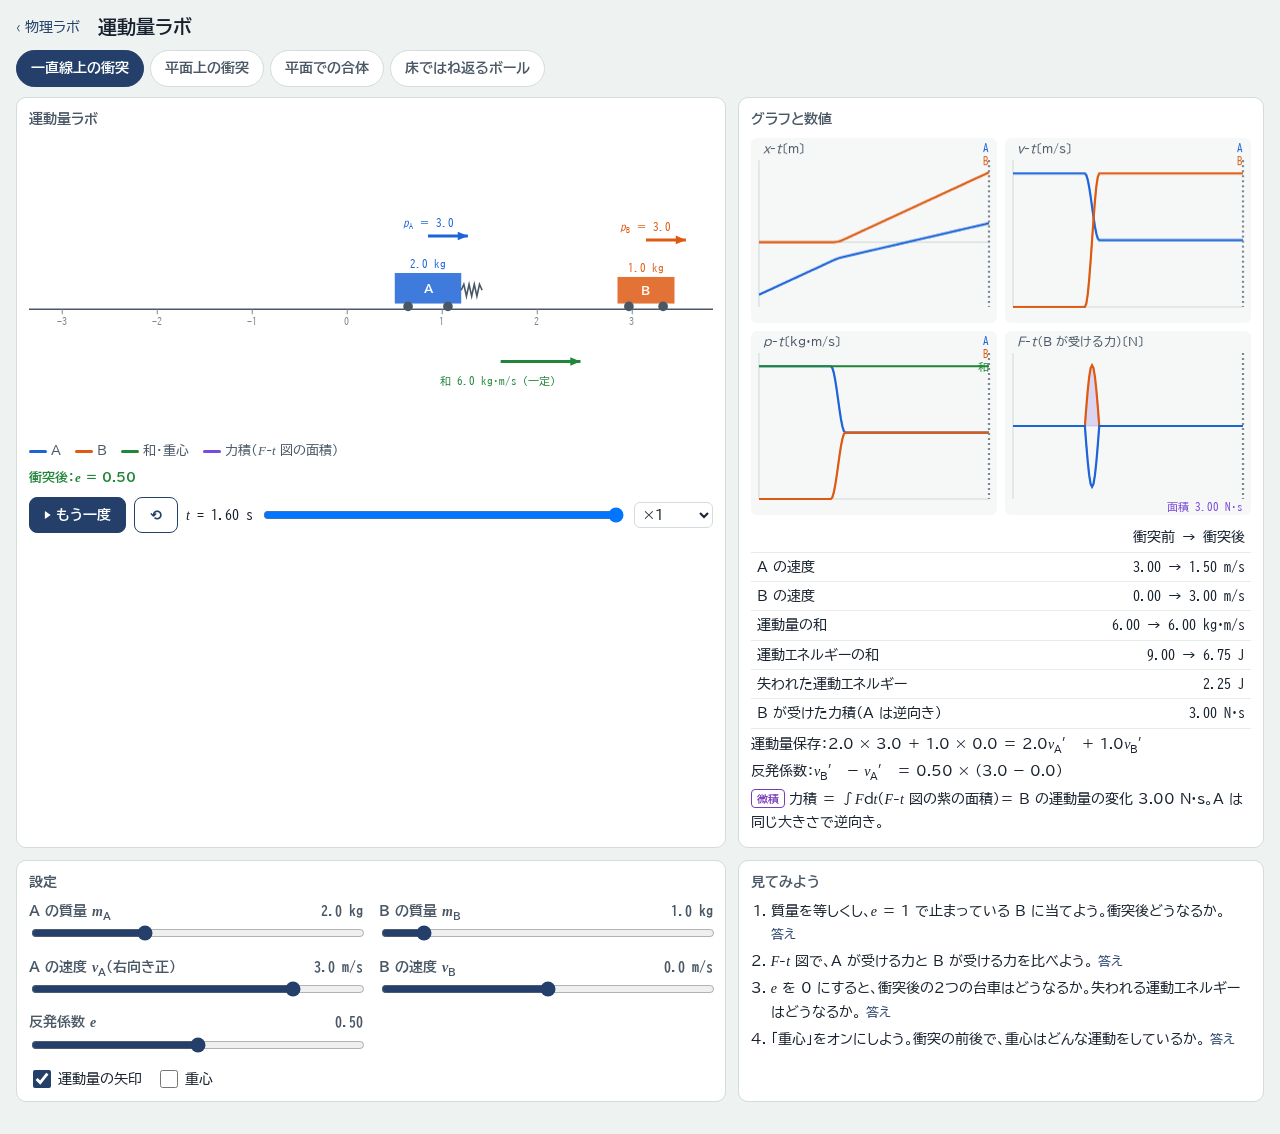
<file: anim/momentum.html>
<!doctype html>
<html lang="ja">
<head>
<meta charset="utf-8">
<meta name="viewport" content="width=device-width, initial-scale=1, viewport-fit=cover">
<title>運動量ラボ</title>
<link rel="preconnect" href="https://fonts.googleapis.com">
<link rel="preconnect" href="https://fonts.gstatic.com" crossorigin>
<link rel="stylesheet" href="https://fonts.googleapis.com/css2?family=BIZ+UDGothic&family=BIZ+UDPGothic:wght@400;700&display=swap">
<link rel="stylesheet" href="lab.css">
<script src="../js/italic.js"></script>
<script src="lab-common.js"></script>
</head>
<body>
<script>
(function(){
"use strict";
const {f, S, V, css, prep, arrow, label, symFont, uiFont, numFont, fit, disc, table, graph} = LAB;
const G = 9.8;

/* ---------- 一直線上の衝突 ---------- */
function collideModel(P){
  const vrel = P.v1 - P.v2, w1 = 0.18 + 0.12*Math.sqrt(P.m1), w2 = 0.18 + 0.12*Math.sqrt(P.m2), Lb = 0.22;
  const ok = vrel > 1e-6, tc = ok ? Math.min(1.0, Math.max(0.4, 1.5/vrel)) : 1.0, tau = ok ? Math.min(0.16, 0.3/vrel) : 0;
  const Ptot = P.m1*P.v1 + P.m2*P.v2, M = P.m1 + P.m2;
  const v1p = ok ? (Ptot - P.m2*P.e*vrel)/M : P.v1, v2p = ok ? (Ptot + P.m1*P.e*vrel)/M : P.v2;
  const J = P.m2*(v2p - P.v2);                                // 2 が受ける力積
  const x2_0 = 0, x1_0 = -(w1 + w2 + Lb) - (ok ? vrel*tc : 1.2);
  const g = s => s/2 - tau/(2*Math.PI)*Math.sin(Math.PI*s/tau);  // ∫(1−cos)/2
  function at(t){
    if(!ok || t <= tc) return {x1:x1_0 + P.v1*t, x2:x2_0 + P.v2*t, v1:P.v1, v2:P.v2, F:0};
    const s = Math.min(t - tc, tau), r = t - tc - s;
    const xa = x1_0 + P.v1*tc + P.v1*s - J/P.m1*g(s), xb = x2_0 + P.v2*tc + P.v2*s + J/P.m2*g(s);
    const k = (1 - Math.cos(Math.PI*s/tau))/2;
    const va = P.v1 - J/P.m1*k, vb = P.v2 + J/P.m2*k;
    const F = s < tau ? J*Math.PI/(2*tau)*Math.sin(Math.PI*s/tau) : 0;
    return {x1:xa + va*r, x2:xb + vb*r, v1:va, v2:vb, F};
  }
  return {ok, tc, tau, v1p, v2p, J, w1, w2, Lb, at, dur: tc + tau + 1.0, Ptot, M, vrel};
}
const collide = {
  label:"一直線上の衝突",
  params:[["m1","A の質量 "+S("m")+"<sub>A</sub>",0.5,5,0.1,"kg",1,2],["m2","B の質量 "+S("m")+"<sub>B</sub>",0.5,5,0.1,"kg",1,1],
          ["v1","A の速度 "+S("v")+"<sub>A</sub>（右向き正）",-5,5,0.1,"m/s",1,3],["v2","B の速度 "+S("v")+"<sub>B</sub>",-5,5,0.1,"m/s",1,0],
          ["e","反発係数 "+S("e"),0,1,0.05,"",2,0.5]],
  toggles:[["mom","運動量の矢印",true],["cm","重心",false]],
  timed:true, graphs:4, aspect:"16/7",
  legend:`<span><i style="background:var(--pos)"></i>A</span><span><i style="background:var(--vel)"></i>B</span><span><i style="background:var(--acc)"></i>和・重心</span><span><i style="background:var(--hl2)"></i>力積（F-t 図の面積）</span>`,
  reset(P, St){ St.M = collideModel(P); },
  duration(P, St){ return St.M.dur; },
  step(){},
  draw(ctx){
    const {P, t, T} = ctx, Md = ctx.S.M, q = Md.at(t);
    const {c, w, h} = prep(ctx.stage);
    let xmin = 1e9, xmax = -1e9;
    for(let i = 0; i <= 60; i++){ const r = Md.at(Md.dur*i/60); xmin = Math.min(xmin, r.x1 - Md.w1 - Md.Lb); xmax = Math.max(xmax, r.x2 + Md.w2); }
    const tf = fit(w, h, {x0:xmin - 0.3, x1:xmax + 0.3, y0:-0.85, y1:1.35}, 10);
    const ink2 = css("--ink2"), ink3 = css("--ink3"), pos = css("--pos"), vel = css("--vel"), acc = css("--acc");
    // track
    c.strokeStyle = ink2; c.lineWidth = 1.5; c.beginPath(); c.moveTo(0, tf.Y(0)); c.lineTo(w, tf.Y(0)); c.stroke();
    const st = LAB.niceStep(xmax - xmin, 8); c.fillStyle = ink3; c.font = numFont(10); c.textAlign = "center";
    for(let gx = Math.ceil((xmin-0.3)/st)*st; gx <= xmax + 0.3; gx += st){ c.fillRect(tf.X(gx), tf.Y(0), 1, 5); c.fillText(f(gx, st < 1 ? 1 : 0), tf.X(gx), tf.Y(0) + 16); }
    // carts
    const cart = (x, hw, col, name, m, bumper) => {
      const hgt = 0.18 + 0.1*Math.sqrt(m);
      c.fillStyle = col; c.globalAlpha = 0.85; c.fillRect(tf.X(x - hw), tf.Y(hgt + 0.06), (2*hw)*tf.s, hgt*tf.s); c.globalAlpha = 1;
      disc(c, tf.X(x - hw*0.6), tf.Y(0.03), 0.03*tf.s + 2, ink2); disc(c, tf.X(x + hw*0.6), tf.Y(0.03), 0.03*tf.s + 2, ink2);
      label(c, name, tf.X(x), tf.Y(hgt/2 + 0.06), "#fff", "center", uiFont(12, true)); label(c, `${f(m,1)} kg`, tf.X(x), tf.Y(hgt + 0.06) - 9, col, "center", numFont(11));
      return hgt;
    };
    const ha = cart(q.x1, Md.w1, pos, "A", P.m1), hb = cart(q.x2, Md.w2, vel, "B", P.m2);
    // bumper spring on A's front
    const front = q.x1 + Md.w1, end = Math.min(front + Md.Lb, q.x2 - Md.w2), yb = tf.Y(0.06 + Math.min(ha, hb)/2);
    c.strokeStyle = ink2; c.lineWidth = 1.6; c.beginPath(); c.moveTo(tf.X(front), yb);
    const nz = 8; for(let i = 1; i <= nz; i++){ const xx = front + (end - front)*i/nz; c.lineTo(tf.X(xx), yb + (i === nz ? 0 : (i % 2 ? -6 : 6))); } c.stroke();
    // momentum arrows
    if(T.mom){
      const k = 0.14;
      arrow(c, tf.X(q.x1), tf.Y(ha + 0.45), tf.X(q.x1 + P.m1*q.v1*k), tf.Y(ha + 0.45), pos, 3);
      arrow(c, tf.X(q.x2), tf.Y(hb + 0.45), tf.X(q.x2 + P.m2*q.v2*k), tf.Y(hb + 0.45), vel, 3);
      label(c, `p_A ＝ ${f(P.m1*q.v1,1)}`, tf.X(q.x1), tf.Y(ha + 0.45) - 13, pos, "center", numFont(11));
      label(c, `p_B ＝ ${f(P.m2*q.v2,1)}`, tf.X(q.x2), tf.Y(hb + 0.45) - 13, vel, "center", numFont(11));
      const xc = (P.m1*q.x1 + P.m2*q.x2)/Md.M;
      arrow(c, tf.X(xc), tf.Y(-0.55), tf.X(xc + Md.Ptot*k), tf.Y(-0.55), acc, 3);
      label(c, `和 ${f(Md.Ptot,1)} kg·m/s（一定）`, tf.X(xc), tf.Y(-0.75), acc, "center", numFont(11));
    }
    if(T.cm){ const xc = (P.m1*q.x1 + P.m2*q.x2)/Md.M; c.strokeStyle = acc; c.setLineDash([4,3]); c.beginPath(); c.moveTo(tf.X(xc), tf.Y(-0.4)); c.lineTo(tf.X(xc), tf.Y(1.2)); c.stroke(); c.setLineDash([]); label(c, "重心", tf.X(xc)+4, tf.Y(1.15), acc); }
    if(!Md.ok){ ctx.banner("A が B に追いつかない（v_A ≦ v_B）ので衝突しない。A の速度を大きくしよう。", "--neg"); }
    else if(t < Md.tc) ctx.banner("衝突前", "--ink2");
    else if(t < Md.tc + Md.tau) ctx.banner("衝突中：A と B は大きさが等しく逆向きの力を及ぼしあう（作用・反作用）", "--hl2");
    else ctx.banner(`衝突後：e ＝ ${f(P.e,2)}${P.e >= 0.999 ? "（弾性衝突）" : P.e <= 0.001 ? "（完全非弾性：一体になる）" : ""}`, "--acc");
    // graphs
    const D = Md.dur;
    graph(ctx.graphs[0], {title:"x-t", unit:"m", tmax:D, t, series:[{fn:s => Md.at(s).x1, color:"--pos", name:"A"}, {fn:s => Md.at(s).x2, color:"--vel", name:"B"}]});
    graph(ctx.graphs[1], {title:"v-t", unit:"m/s", tmax:D, t, series:[{fn:s => Md.at(s).v1, color:"--pos", name:"A"}, {fn:s => Md.at(s).v2, color:"--vel", name:"B"}]});
    graph(ctx.graphs[2], {title:"p-t", unit:"kg·m/s", tmax:D, t, series:[{fn:s => P.m1*Md.at(s).v1, color:"--pos", name:"A"}, {fn:s => P.m2*Md.at(s).v2, color:"--vel", name:"B"}, {fn:() => Md.Ptot, color:"--acc", name:"和"}]});
    let area = 0; if(Md.ok && t > Md.tc){ const s = Math.min(t - Md.tc, Md.tau); area = Md.J*(1 - Math.cos(Math.PI*s/Md.tau))/2; }
    graph(ctx.graphs[3], {title:"F-t（B が受ける力）", unit:"N", tmax:D, t, note:`面積 ${f(area,2)} N·s`, series:[{fn:s => Md.at(s).F, color:"--vel", area:true}, {fn:s => -Md.at(s).F, color:"--pos"}]});
    const K0 = 0.5*P.m1*P.v1**2 + 0.5*P.m2*P.v2**2, K1 = 0.5*P.m1*Md.v1p**2 + 0.5*P.m2*Md.v2p**2;
    ctx.ro(table([["", "衝突前 → 衝突後"], [`A の速度`, `${f(P.v1,2)} → ${f(Md.v1p,2)} m/s`], [`B の速度`, `${f(P.v2,2)} → ${f(Md.v2p,2)} m/s`],
      [`運動量の和`, `${f(Md.Ptot,2)} → ${f(P.m1*Md.v1p + P.m2*Md.v2p,2)} kg·m/s`], [`運動エネルギーの和`, `${f(K0,2)} → ${f(K1,2)} J`], [`失われた運動エネルギー`, `${f(K0 - K1,2)} J`], [`B が受けた力積（A は逆向き）`, `${f(Md.J,2)} N·s`]]));
    ctx.eqs(`<p class="eq">運動量保存：${f(P.m1,1)} × ${f(P.v1,1)} ＋ ${f(P.m2,1)} × ${f(P.v2,1)} ＝ ${f(P.m1,1)}${S("v")}<sub>A</sub>′ ＋ ${f(P.m2,1)}${S("v")}<sub>B</sub>′</p>
      <p class="eq">反発係数：${S("v")}<sub>B</sub>′ − ${S("v")}<sub>A</sub>′ ＝ ${f(P.e,2)} × (${f(P.v1,1)} − ${f(P.v2,1)})</p>
      <p class="eq"><span class="tag c">微積</span>力積 ＝ ∫${S("F")}d${S("t")}（F-t 図の紫の面積）＝ B の運動量の変化 ${f(Md.J,2)} N·s。A は同じ大きさで逆向き。</p>`);
  },
  asks:[
    ["質量を等しくし、e ＝ 1 で止まっている B に当てよう。衝突後どうなるか。", "A が止まり、B が A の速さで動き出す（速度が入れかわる）。"],
    ["F-t 図で、A が受ける力と B が受ける力を比べよう。", "どの瞬間も大きさが等しく逆向き。面積（力積）も等しく逆向きなので、運動量の和は変わらない。"],
    ["e を 0 にすると、衝突後の2つの台車はどうなるか。失われる運動エネルギーはどうなるか。", "一体になって動く（完全非弾性衝突）。e が小さいほど失われる運動エネルギーが大きく、e ＝ 0 で最大。"],
    ["「重心」をオンにしよう。衝突の前後で、重心はどんな運動をしているか。", "等速直線運動（速度 ＝ 運動量の和 ÷ 全質量）。衝突しても変わらない。"]
  ]
};

/* ---------- 平面での合体 ---------- */
const merge = {
  label:"平面での合体",
  params:[["m1","A の質量",0.5,5,0.1,"kg",1,2],["m2","B の質量",0.5,5,0.1,"kg",1,1],["v1","A の速さ（東向き）",0.5,8,0.1,"m/s",1,3],["v2","B の速さ",0.5,8,0.1,"m/s",1,6],["phi","B の進む向き（東から反時計回り）",0,180,5,"°",0,90]],
  toggles:[["vec","運動量の矢印の和（図）",true]],
  timed:true, graphs:0,
  legend:`<span><i style="background:var(--pos)"></i>A</span><span><i style="background:var(--vel)"></i>B</span><span><i style="background:var(--acc)"></i>一体になった物体</span>`,
  reset(){}, duration(){ return 2.4; }, step(){},
  draw(ctx){
    const {P, t, T} = ctx; const {c, w, h} = prep(ctx.stage);
    const ph = P.phi*Math.PI/180, p1 = [P.m1*P.v1, 0], p2 = [P.m2*P.v2*Math.cos(ph), P.m2*P.v2*Math.sin(ph)];
    const M = P.m1 + P.m2, Vx = (p1[0] + p2[0])/M, Vy = (p1[1] + p2[1])/M, tc = 1.0;
    const posA = s => s < tc ? [P.v1*(s - tc), 0] : [Vx*(s - tc), Vy*(s - tc)];
    const posB = s => s < tc ? [P.v2*Math.cos(ph)*(s - tc), P.v2*Math.sin(ph)*(s - tc)] : [Vx*(s - tc), Vy*(s - tc)];
    let b = {x0:-1, x1:1, y0:-1, y1:1};
    [0, 2.4].forEach(s => [posA(s), posB(s)].forEach(q => { b.x0 = Math.min(b.x0, q[0]); b.x1 = Math.max(b.x1, q[0]); b.y0 = Math.min(b.y0, q[1]); b.y1 = Math.max(b.y1, q[1]); }));
    const pad = 0.6; const tf = fit(w, h, {x0:b.x0 - pad, x1:b.x1 + pad, y0:b.y0 - pad, y1:b.y1 + pad});
    const ink3 = css("--ink3"), pos = css("--pos"), vel = css("--vel"), acc = css("--acc");
    c.strokeStyle = css("--grid"); c.lineWidth = 1; c.beginPath(); c.moveTo(tf.X(b.x0 - pad), tf.Y(0)); c.lineTo(tf.X(b.x1 + pad), tf.Y(0)); c.moveTo(tf.X(0), tf.Y(b.y0 - pad)); c.lineTo(tf.X(0), tf.Y(b.y1 + pad)); c.stroke();
    label(c, "東 x", tf.X(b.x1 + pad) - 4, tf.Y(0) - 10, ink3, "right"); label(c, "北 y", tf.X(0) + 6, tf.Y(b.y1 + pad) + 10, ink3);
    // paths
    const path = (fn, col, s0, s1) => { c.strokeStyle = col; c.globalAlpha = 0.35; c.setLineDash([5,4]); c.lineWidth = 1.5; c.beginPath(); for(let i = 0; i <= 40; i++){ const q = fn(s0 + (s1 - s0)*i/40); i ? c.lineTo(tf.X(q[0]), tf.Y(q[1])) : c.moveTo(tf.X(q[0]), tf.Y(q[1])); } c.stroke(); c.setLineDash([]); c.globalAlpha = 1; };
    path(posA, pos, 0, tc); path(posB, vel, 0, tc); path(posA, acc, tc, 2.4);
    const r1 = 7 + 3*Math.sqrt(P.m1), r2 = 7 + 3*Math.sqrt(P.m2);
    if(t < tc){ const a = posA(t), bb = posB(t); disc(c, tf.X(a[0]), tf.Y(a[1]), r1, pos); disc(c, tf.X(bb[0]), tf.Y(bb[1]), r2, vel);
      label(c, "A", tf.X(a[0]), tf.Y(a[1]), "#fff", "center", uiFont(11, true)); label(c, "B", tf.X(bb[0]), tf.Y(bb[1]), "#fff", "center", uiFont(11, true));
      ctx.banner("衝突前", "--ink2"); }
    else { const a = posA(t); disc(c, tf.X(a[0]), tf.Y(a[1]), 7 + 3*Math.sqrt(M), acc); label(c, "A＋B", tf.X(a[0]), tf.Y(a[1]) - 18 - 3*Math.sqrt(M), acc, "center", uiFont(12, true)); ctx.banner("衝突後：一体になって動く（運動量の和の向きに進む）", "--acc"); }
    // momentum vector diagram (lower-left inset)
    if(T.vec){
      const Pm = Math.max(Math.hypot(p1[0] + p2[0], p1[1] + p2[1]), Math.hypot(...p1), Math.hypot(...p2));
      const R = Math.min(w, h)*0.28, k = R/Pm, ox = 16 + R*0.15 + (p2[0] < 0 ? -p2[0]*k : 0), oy = h - 18 - (p2[1] < 0 ? 0 : 0);
      c.fillStyle = css("--surface"); c.globalAlpha = 0.85; c.fillRect(6, h - R - 40, R*1.6 + 30 + (p2[0] < 0 ? -p2[0]*k : 0), R + 34); c.globalAlpha = 1;
      label(c, "運動量の矢印をつなぐ", 12, h - R - 30, css("--ink2"), "left", uiFont(11));
      arrow(c, ox, oy, ox + p1[0]*k, oy, pos, 2.6);
      arrow(c, ox + p1[0]*k, oy, ox + (p1[0] + p2[0])*k, oy - p2[1]*k, vel, 2.6);
      arrow(c, ox, oy, ox + (p1[0] + p2[0])*k, oy - (p1[1] + p2[1])*k, acc, 3);
      label(c, "p_A", ox + p1[0]*k/2, oy + 10, pos, "center", numFont(11)); label(c, "p_B", ox + p1[0]*k + p2[0]*k/2 + 6, oy - p2[1]*k/2, vel, "left", numFont(11));
    }
    const V = Math.hypot(Vx, Vy), ang = Math.atan2(Vy, Vx)*180/Math.PI;
    const K0 = 0.5*P.m1*P.v1**2 + 0.5*P.m2*P.v2**2, K1 = 0.5*M*V*V;
    ctx.ro(table([[`運動量 A（x, y）`, `(${f(p1[0],2)}, 0) kg·m/s`], [`運動量 B（x, y）`, `(${f(p2[0],2)}, ${f(p2[1],2)}) kg·m/s`], [`和（x, y）`, `(${f(p1[0]+p2[0],2)}, ${f(p1[1]+p2[1],2)}) kg·m/s`],
      [`一体になった後の速度（x, y）`, `(${f(Vx,2)}, ${f(Vy,2)}) m/s`], [`速さ・向き（東から）`, `${f(V,2)} m/s・${f(ang,1)}°`], [`運動エネルギー 前 → 後`, `${f(K0,2)} → ${f(K1,2)} J（${f(K0-K1,2)} J 失われる）`]]));
    ctx.eqs(`<p class="eq">x 成分：${f(P.m1,1)} × ${f(P.v1,1)} ＋ ${f(P.m2,1)} × ${f(P.v2,1)} cos ${P.phi}° ＝ ${f(M,1)}${S("V")}<sub>x</sub></p><p class="eq">y 成分：${f(P.m2,1)} × ${f(P.v2,1)} sin ${P.phi}° ＝ ${f(M,1)}${S("V")}<sub>y</sub></p>`);
  },
  asks:[
    ["B の向きを 180°（正面衝突）にして、A と B の運動量の大きさを等しくしよう。一体になった後はどうなるか。", "止まる。運動量の和が 0 なので。運動エネルギーはすべて失われる。"],
    ["左下の図で、合体後の運動量の矢印は何を表しているか。", "A と B の運動量の矢印の和。合体後の速度は、この矢印を全質量で割ったもの。"],
    ["速さを平均して「(3 ＋ 6)/2 ＝ 4.5 m/s」とするのはなぜ誤りか。", "向きが違う速度は足せないし、質量の重みも入っていないから。運動量（ベクトル）を足して全質量で割る。"]
  ]
};

function fitR(R, b, pad=14){
  const bw = Math.max(b.x1 - b.x0, 1e-6), bh = Math.max(b.y1 - b.y0, 1e-6);
  const s = Math.min((R.w - 2*pad)/bw, (R.h - 2*pad)/bh);
  const ox = R.x + (R.w - bw*s)/2, oy = R.y + (R.h - bh*s)/2;
  return {s, X:x => ox + (x - b.x0)*s, Y:y => oy + bh*s - (y - b.y0)*s};
}
function frac(a, b){ return `<span style="display:inline-flex;flex-direction:column;vertical-align:middle;text-align:center;font-size:.92em;line-height:1.15;margin:0 2px"><span style="border-bottom:1px solid currentColor;padding:0 2px">${a}</span><span>${b}</span></span>`; }
/* ---------- 平面上の衝突（なめらかな2球の斜め衝突） ---------- */
const RAD = 0.3;                                   // 球の半径〔m〕（2球とも同じ）
function obliqueModel(P){
  const ph = P.phi*Math.PI/180, vA0 = [P.v1, 0], vB0 = [P.v2*Math.cos(ph), P.v2*Math.sin(ph)];
  const R = 2*RAD, vr = [vA0[0] - vB0[0], vA0[1] - vB0[1]], vrl = Math.hypot(vr[0], vr[1]);
  const tc = 1.2, tau = 0.12, dur = tc + tau + 1.4, mA = P.m1, mB = P.m2, mu = mA*mB/(mA + mB);
  const u = vrl > 1e-6 ? [vr[0]/vrl, vr[1]/vrl] : [1, 0], up = [-u[1], u[0]];
  const ok = vrl > 1e-6 && Math.abs(P.d) < R - 1e-6;
  const along = ok ? Math.sqrt(R*R - P.d*P.d) : R;
  const rBc = [0, 0], rAc = [-along*u[0] - P.d*up[0], -along*u[1] - P.d*up[1]];   // 接触した瞬間の中心
  const n = [(rBc[0] - rAc[0])/R, (rBc[1] - rAc[1])/R];                              // A → B の向き（中心を結ぶ線）
  const vn = vr[0]*n[0] + vr[1]*n[1], J = ok && vn > 0 ? (1 + P.e)*mu*vn : 0;       // B が受ける力積の大きさ
  const I = [J*n[0], J*n[1]];
  const g = s => s/2 - tau/(2*Math.PI)*Math.sin(Math.PI*s/tau), kk = s => (1 - Math.cos(Math.PI*s/tau))/2;
  function at(t){
    if(J === 0 || t <= tc){ const d = t - tc; return {a:[rAc[0] + vA0[0]*d, rAc[1] + vA0[1]*d], b:[rBc[0] + vB0[0]*d, rBc[1] + vB0[1]*d], va:vA0, vb:vB0, F:0, k:0}; }
    const s = Math.min(t - tc, tau), r = t - tc - s, k = kk(s), G2 = g(s);
    const va = [vA0[0] - I[0]/mA*k, vA0[1] - I[1]/mA*k], vb = [vB0[0] + I[0]/mB*k, vB0[1] + I[1]/mB*k];
    const a = [rAc[0] + vA0[0]*s - I[0]/mA*G2 + va[0]*r, rAc[1] + vA0[1]*s - I[1]/mA*G2 + va[1]*r];
    const b = [rBc[0] + vB0[0]*s + I[0]/mB*G2 + vb[0]*r, rBc[1] + vB0[1]*s + I[1]/mB*G2 + vb[1]*r];
    const F = s < tau ? J*Math.PI/(2*tau)*Math.sin(Math.PI*s/tau) : 0;
    return {a, b, va, vb, F, k};
  }
  const vA1 = [vA0[0] - I[0]/mA, vA0[1] - I[1]/mA], vB1 = [vB0[0] + I[0]/mB, vB0[1] + I[1]/mB];
  return {ok:J > 0, tc, tau, dur, n, J, I, at, vA0, vB0, vA1, vB1, rAc, rBc, mA, mB};
}
const pv = (m, v) => [m*v[0], m*v[1]];
const vstr = (p, d=2) => `(${f(p[0], d)}, ${f(p[1], d)})`;
/* 太字斜体の記号＋添え字（例 p_A′） */
function vsym(c, base, sub, x, y, col, opt={}){
  c.save(); c.fillStyle = col; c.textBaseline = "middle";
  c.font = symFont(opt.px || 14, true); const w1 = c.measureText(base).width; c.font = uiFont(11); const w2 = c.measureText(sub + (opt.prime ? "′" : "")).width;
  let x0 = x; if(opt.align === "center") x0 = x - (w1 + w2)/2; else if(opt.align === "right") x0 = x - w1 - w2;
  c.textAlign = "left"; c.font = symFont(opt.px || 14, true); c.fillText(base, x0, y); c.font = uiFont(11); c.fillText(sub + (opt.prime ? "′" : ""), x0 + w1 + 1, y + 4);
  c.restore();
}
function midLabel(c, x1, y1, x2, y2, side, fn){ const L = Math.hypot(x2-x1, y2-y1); if(L < 14) return; const nx = -(y2-y1)/L*side, ny = (x2-x1)/L*side; fn((x1+x2)/2 + nx*13, (y1+y2)/2 + ny*13); }
const oblique = {
  label:"平面上の衝突",
  params:[["m1","A の質量 "+S("m")+"<sub>A</sub>",0.5,5,0.1,"kg",1,1],["m2","B の質量 "+S("m")+"<sub>B</sub>",0.5,5,0.1,"kg",1,1],
          ["v1","A の速さ（右向き）",0.5,5,0.1,"m/s",1,3],["v2","B の速さ",0,5,0.1,"m/s",1,0],["phi","B の進む向き（右から反時計回り）",0,360,5,"°",0,0],
          ["d","中心のずれ "+S("d")+"（0 で正面衝突、0.60 m 以上で当たらない）",-0.6,0.6,0.01,"m",2,0.3],["e","反発係数 "+S("e"),0,1,0.05,"",2,1]],
  toggles:[["trail","軌跡と 0.2 s ごとの位置",true],["mom","球の上の運動量の矢印",true],["line","中心を結ぶ線（力の向き）",true]],
  timed:true, graphs:2,
  legend:`<span><i style="background:var(--pos)"></i>A の運動量</span><span><i style="background:var(--vel)"></i>B の運動量</span><span><i style="background:var(--hl2)"></i>力積（＝ 運動量の変化）</span><span><i style="background:var(--acc)"></i>運動量の和</span><span>細い線は衝突前、太い線はいま</span>`,
  reset(P, St){ St.M = obliqueModel(P); },
  duration(P, St){ return St.M.dur; }, step(){},
  draw(ctx){
    const {P, t, T} = ctx, Md = ctx.S.M, q = Md.at(t);
    if(window.innerWidth < 600){ if(ctx.stage.style.aspectRatio !== "2 / 3") ctx.stage.style.aspectRatio = "2 / 3"; } else if(ctx.stage.style.aspectRatio !== "16 / 10") ctx.stage.style.aspectRatio = "16 / 10";
    const {c, w, h} = prep(ctx.stage);
    const ink2 = css("--ink2"), ink3 = css("--ink3"), pos = css("--pos"), vel = css("--vel"), hl2 = css("--hl2"), acc = css("--acc");
    const side = w > h*1.15;
    const R1 = side ? {x:0, y:0, w:w*0.56, h} : {x:0, y:0, w, h:h*0.55};
    const R2 = side ? {x:w*0.56, y:0, w:w*0.44, h} : {x:0, y:h*0.55, w, h:h*0.45};
    // 左：平面上の運動
    let b = {x0:1e9, x1:-1e9, y0:1e9, y1:-1e9};
    for(let i = 0; i <= 60; i++){ const r = Md.at(Md.dur*i/60); [r.a, r.b].forEach(p => { b.x0 = Math.min(b.x0, p[0]); b.x1 = Math.max(b.x1, p[0]); b.y0 = Math.min(b.y0, p[1]); b.y1 = Math.max(b.y1, p[1]); }); }
    const pad = RAD + 0.45; b = {x0:b.x0 - pad, x1:b.x1 + pad, y0:b.y0 - pad, y1:b.y1 + pad};
    const tf = fitR({x:R1.x, y:R1.y + 16, w:R1.w, h:R1.h - 16}, b, 6), X = p => tf.X(p[0]), Y = p => tf.Y(p[1]);
    label(c, "上から見た平面（なめらかな球）", R1.x + 6, R1.y + 10, ink2, "left", uiFont(12, true));
    c.save(); c.beginPath(); c.rect(R1.x, R1.y + 18, R1.w, R1.h - 18); c.clip();
    if(T.trail){
      [["a", pos], ["b", vel]].forEach(([key, col]) => {
        c.strokeStyle = col; c.globalAlpha = 0.25; c.lineWidth = 1.5; c.setLineDash([5,4]); c.beginPath();
        for(let i = 0; i <= 120; i++){ const p = Md.at(Md.dur*i/120)[key]; i ? c.lineTo(X(p), Y(p)) : c.moveTo(X(p), Y(p)); } c.stroke(); c.setLineDash([]); c.globalAlpha = 1;
        for(let s = 0; s <= t + 1e-9; s += 0.2){ const p = Md.at(s)[key]; disc(c, X(p), Y(p), 2.5, col); }
      });
    }
    if(T.line && Md.ok && t >= Md.tc - 1e-9){
      const m = [(Md.rAc[0] + Md.rBc[0])/2, (Md.rAc[1] + Md.rBc[1])/2], e = 1.6;
      c.strokeStyle = hl2; c.lineWidth = 1.2; c.setLineDash([3,4]); c.beginPath(); c.moveTo(X([m[0] - Md.n[0]*e, m[1] - Md.n[1]*e]), Y([m[0] - Md.n[0]*e, m[1] - Md.n[1]*e])); c.lineTo(X([m[0] + Md.n[0]*e, m[1] + Md.n[1]*e]), Y([m[0] + Md.n[0]*e, m[1] + Md.n[1]*e])); c.stroke(); c.setLineDash([]);
      disc(c, X(Md.rAc), Y(Md.rAc), RAD*tf.s, null, pos); disc(c, X(Md.rBc), Y(Md.rBc), RAD*tf.s, null, vel);
    }
    const rr = RAD*tf.s;
    c.globalAlpha = 0.85; disc(c, X(q.a), Y(q.a), rr, pos); disc(c, X(q.b), Y(q.b), rr, vel); c.globalAlpha = 1;
    label(c, "A", X(q.a), Y(q.a), "#fff", "center", uiFont(12, true)); label(c, "B", X(q.b), Y(q.b), "#fff", "center", uiFont(12, true));
    const pA = pv(Md.mA, q.va), pB = pv(Md.mB, q.vb), pA0 = pv(Md.mA, Md.vA0), pB0 = pv(Md.mB, Md.vB0), pA1 = pv(Md.mA, Md.vA1), pB1 = pv(Md.mB, Md.vB1);
    const pmax = Math.max(Math.hypot(...pA0), Math.hypot(...pB0), Math.hypot(...pA1), Math.hypot(...pB1), 1e-6);
    if(T.mom){
      const k = 0.28*Math.max(b.x1 - b.x0, b.y1 - b.y0)/pmax;
      [[q.a, pA, pos, "A"], [q.b, pB, vel, "B"]].forEach(([p, m, col, nm]) => { const ex = X(p) + m[0]*k*tf.s, ey = Y(p) - m[1]*k*tf.s; if(Math.hypot(m[0], m[1]) > 1e-6){ arrow(c, X(p), Y(p), ex, ey, col, 2.6); const L = Math.hypot(ex - X(p), ey - Y(p)) || 1; vsym(c, "p", nm, ex + (ex - X(p))/L*12, ey + (ey - Y(p))/L*12, col, {align:"center", px:13}); } });
      if(q.F > 0){ const fk = 0.5*rr/ (Md.J*Math.PI/(2*Md.tau)) * 3; const cpt = [(q.a[0] + q.b[0])/2, (q.a[1] + q.b[1])/2];
        arrow(c, X(cpt), Y(cpt), X(cpt) + Md.n[0]*q.F*fk, Y(cpt) - Md.n[1]*q.F*fk, hl2, 2.4); arrow(c, X(cpt), Y(cpt), X(cpt) - Md.n[0]*q.F*fk, Y(cpt) + Md.n[1]*q.F*fk, hl2, 2.4); }
    }
    c.restore();
    // 右：ベクトル図（共通の倍率）
    c.strokeStyle = css("--line"); c.lineWidth = 1; c.beginPath(); if(side){ c.moveTo(R2.x, 6); c.lineTo(R2.x, h - 6); } else { c.moveTo(6, R2.y); c.lineTo(w - 6, R2.y); } c.stroke();
    const panels = side ? [0,1,2].map(i => ({x:R2.x, y:R2.y + R2.h*i/3, w:R2.w, h:R2.h/3})) : [0,1,2].map(i => ({x:R2.x + R2.w*i/3, y:R2.y, w:R2.w/3, h:R2.h}));
    const Ptot = [pA0[0] + pB0[0], pA0[1] + pB0[1]];
    const sets = [
      [[0,0], pA0, pA1], [[0,0], pB0, pB1],
      [[0,0], pA0, Ptot, pA1]
    ];
    const bbs = sets.map(pts => { let x0 = 0, x1 = 0, y0 = 0, y1 = 0; pts.forEach(p => { x0 = Math.min(x0, p[0]); x1 = Math.max(x1, p[0]); y0 = Math.min(y0, p[1]); y1 = Math.max(y1, p[1]); }); return {x0, x1, y0, y1}; });
    const kv = Math.min(...panels.map((R, i) => Math.min((R.w - 30)/Math.max(bbs[i].x1 - bbs[i].x0, 1e-6), (R.h - 46)/Math.max(bbs[i].y1 - bbs[i].y0, 1e-6))));
    const org = (R, bb) => [R.x + R.w/2 - (bb.x0 + bb.x1)/2*kv, R.y + 22 + (R.h - 22)/2 + (bb.y0 + bb.y1)/2*kv];
    const pt = (o, p) => [o[0] + p[0]*kv, o[1] - p[1]*kv];
    // A・B：運動量の変化 ＝ 力積
    [[0, pA0, pA, pos, "A", "（B から受ける）"], [1, pB0, pB, vel, "B", "（A から受ける）"]].forEach(([i, p0, p1, col, nm, from]) => {
      const R = panels[i], o = org(R, bbs[i]), a0 = pt(o, p0), a1 = pt(o, p1);
      label(c, side ? `${nm}：運動量の変化 ＝ 力積${from}` : `${nm}：変化 ＝ 力積`, R.x + 8, R.y + 12, ink2, "left", uiFont(11, true));
      if(Math.hypot(...p0) > 1e-6){ c.globalAlpha = 0.55; arrow(c, o[0], o[1], a0[0], a0[1], col, 1.8); c.globalAlpha = 1; midLabel(c, o[0], o[1], a0[0], a0[1], 1, (x, y) => vsym(c, "p", nm, x, y, col, {align:"center", px:13})); }
      arrow(c, o[0], o[1], a1[0], a1[1], col, 3); if(Math.hypot(a1[0] - a0[0], a1[1] - a0[1]) > 14) midLabel(c, o[0], o[1], a1[0], a1[1], -1, (x, y) => vsym(c, "p", nm, x, y, col, {align:"center", px:13, prime:true}));
      if(Math.hypot(a1[0] - a0[0], a1[1] - a0[1]) > 2){ arrow(c, a0[0], a0[1], a1[0], a1[1], hl2, 2.6); midLabel(c, a0[0], a0[1], a1[0], a1[1], 1, (x, y) => vsym(c, "I", nm, x, y, hl2, {align:"center", px:13})); }
      disc(c, o[0], o[1], 3, ink2);
    });
    // 系：運動量の和は一定
    { const R = panels[2], o = org(R, bbs[2]);
      label(c, side ? "系：運動量の和は一定" : "系：和は一定", R.x + 8, R.y + 12, ink2, "left", uiFont(11, true));
      const a0 = pt(o, pA0), s0 = pt(o, Ptot), a1 = pt(o, pA), s1 = pt(o, [pA[0] + pB[0], pA[1] + pB[1]]);
      c.globalAlpha = 0.55; arrow(c, o[0], o[1], a0[0], a0[1], pos, 1.8); arrow(c, a0[0], a0[1], s0[0], s0[1], vel, 1.8); c.globalAlpha = 1;
      arrow(c, o[0], o[1], a1[0], a1[1], pos, 3); arrow(c, a1[0], a1[1], s1[0], s1[1], vel, 3);
      arrow(c, o[0], o[1], s0[0], s0[1], acc, 3.2, [7,4]);
      midLabel(c, o[0], o[1], s0[0], s0[1], -1, (x, y) => label(c, "和", x, y, acc, "center", uiFont(12, true)));
      if(Math.hypot(a1[0] - a0[0], a1[1] - a0[1]) > 2){ arrow(c, a0[0], a0[1], a1[0], a1[1], hl2, 1.6, [3,3]); }
      disc(c, o[0], o[1], 3, ink2);
    }
    // 文
    if(!Md.ok) ctx.banner(Math.abs(P.d) >= 2*RAD - 1e-6 ? "中心のずれが球の直径以上なので、当たらない" : "近づかないので、衝突しない", "--neg");
    else if(t < Md.tc) ctx.banner("衝突前：それぞれの運動量は一定", "--ink2");
    else if(t < Md.tc + Md.tau) ctx.banner("衝突中：中心を結ぶ線にそって、大きさが等しく逆向きの力を及ぼしあう", "--hl2");
    else ctx.banner(`衝突後：I_A ＝ −I_B なので、運動量の和は衝突前と同じ${P.e >= 0.999 && Math.abs(P.m1 - P.m2) < 1e-9 && P.v2 === 0 ? "（質量が等しい弾性衝突：衝突後の進む向きは直角）" : ""}`, "--acc");
    // グラフ：B が受ける力の成分（面積 ＝ 力積の成分）
    const D = Md.dur, Fn = s => Md.at(s).F;
    const cum = Md.ok && t > Md.tc ? (1 - Math.cos(Math.PI*Math.min(t - Md.tc, Md.tau)/Md.tau))/2 : 0;
    graph(ctx.graphs[0], {title:"Fₓ-t（B が受ける力）", unit:"N", tmax:D, t, note:`面積 ${f(Md.I[0]*cum, 2)} N·s`, series:[{fn:s => Fn(s)*Md.n[0], color:"--vel", area:true}, {fn:s => -Fn(s)*Md.n[0], color:"--pos"}]});
    graph(ctx.graphs[1], {title:"Fᵧ-t（B が受ける力）", unit:"N", tmax:D, t, note:`面積 ${f(Md.I[1]*cum, 2)} N·s`, series:[{fn:s => Fn(s)*Md.n[1], color:"--vel", area:true}, {fn:s => -Fn(s)*Md.n[1], color:"--pos"}]});
    const ang = v => Math.hypot(v[0], v[1]) < 1e-6 ? "—" : `${f(Math.atan2(v[1], v[0])*180/Math.PI, 1)}°`;
    const K0 = 0.5*Md.mA*(Md.vA0[0]**2 + Md.vA0[1]**2) + 0.5*Md.mB*(Md.vB0[0]**2 + Md.vB0[1]**2), K1 = 0.5*Md.mA*(Md.vA1[0]**2 + Md.vA1[1]**2) + 0.5*Md.mB*(Md.vB1[0]**2 + Md.vB1[1]**2);
    const between = Md.ok && Math.hypot(...Md.vA1) > 1e-6 && Math.hypot(...Md.vB1) > 1e-6 ? Math.abs(((Math.atan2(Md.vA1[1], Md.vA1[0]) - Math.atan2(Md.vB1[1], Md.vB1[0]))*180/Math.PI + 540) % 360 - 180) : null;
    ctx.ro(table([
      ["", "衝突前 → 衝突後（成分は (x, y)）"],
      [`A の運動量 ${V("p")}<sub>A</sub>`, `${vstr(pA0)} → ${vstr(pA1)} kg·m/s`],
      [`B の運動量 ${V("p")}<sub>B</sub>`, `${vstr(pB0)} → ${vstr(pB1)} kg·m/s`],
      [`B が受けた力積 ${V("I")}<sub>B</sub>（${V("I")}<sub>A</sub> ＝ −${V("I")}<sub>B</sub>）`, `${vstr(Md.I)} N·s（大きさ ${f(Md.J, 2)}）`],
      [`運動量の和`, `${vstr(Ptot)} → ${vstr([pA1[0] + pB1[0], pA1[1] + pB1[1]])}`],
      [`衝突後の速さ・向き A ／ B`, `${f(Math.hypot(...Md.vA1), 2)} m/s・${ang(Md.vA1)} ／ ${f(Math.hypot(...Md.vB1), 2)} m/s・${ang(Md.vB1)}`],
      [`衝突後の進む向きのなす角`, between == null ? "—" : `${f(between, 1)}°`],
      [`運動エネルギーの和`, `${f(K0, 2)} → ${f(K1, 2)} J`]
    ]));
    ctx.eqs(`<p class="eq"><span class="tag n">微積なし</span>各球：${S("m")}<sub>A</sub>${V("v")}<sub>A</sub>′ − ${S("m")}<sub>A</sub>${V("v")}<sub>A</sub> ＝ ${V("I")}<sub>A</sub>、${S("m")}<sub>B</sub>${V("v")}<sub>B</sub>′ − ${S("m")}<sub>B</sub>${V("v")}<sub>B</sub> ＝ ${V("I")}<sub>B</sub>（運動量の変化 ＝ 受けた力積）。作用・反作用で ${V("I")}<sub>A</sub> ＝ −${V("I")}<sub>B</sub> なので、足すと ${S("m")}<sub>A</sub>${V("v")}<sub>A</sub> ＋ ${S("m")}<sub>B</sub>${V("v")}<sub>B</sub> ＝ ${S("m")}<sub>A</sub>${V("v")}<sub>A</sub>′ ＋ ${S("m")}<sub>B</sub>${V("v")}<sub>B</sub>′</p>
<p class="eq"><span class="tag c">微積</span>${frac("d"+V("p")+"<sub>A</sub>", "d"+S("t"))} ＝ ${V("F")}<sub>BA</sub>、${frac("d"+V("p")+"<sub>B</sub>", "d"+S("t"))} ＝ ${V("F")}<sub>AB</sub> ＝ −${V("F")}<sub>BA</sub> より ${frac("d", "d"+S("t"))}(${V("p")}<sub>A</sub> ＋ ${V("p")}<sub>B</sub>) ＝ 0。力積は ${V("I")} ＝ ∫${V("F")} d${S("t")}（グラフの面積を成分ごとに）</p>
<p class="eq">なめらかな球なので、力は<b>中心を結ぶ線</b>の向きだけ。反発係数はこの線の向きの相対速度に使う：(${V("v")}<sub>B</sub>′ − ${V("v")}<sub>A</sub>′)·${V("n")} ＝ −${S("e")}(${V("v")}<sub>B</sub> − ${V("v")}<sub>A</sub>)·${V("n")}</p>`);
  },
  asks:[
    ["質量を等しくし、B を止めて e ＝ 1 で当てよう。中心のずれ d を変えても、衝突後の2つの進む向きのなす角は何度か。", "いつも 90°。運動量の三角形と運動エネルギー保存から、p<sub>A</sub>′ と p<sub>B</sub>′ が直角になる（三平方の定理）。"],
    ["右上・右中の図で、紫の矢印（力積）はどちら向きか。2つを比べよう。", "どちらも中心を結ぶ線の向きで、大きさが等しく逆向き（I<sub>A</sub> ＝ −I<sub>B</sub>）。なめらかなので、接する面に平行な力ははたらかない。"],
    ["右下の図で、細い矢印（衝突前）と太い矢印（いま）の先はどこにあるか。", "同じ点（緑の「和」の先）。それぞれの運動量は変わるが、変化分が打ち消しあうので、和は変わらない。"],
    ["e ＝ 0 にして、ずれ d を 0.3 m にしよう。2つの球は一体になるか。", "ならない。中心を結ぶ線の向きの速度成分は等しくなるが、それに垂直な成分は変わらないので、別々の向きに進む。"]
  ]
};

/* ---------- 床ではね返るボール ---------- */
const bounce = {
  label:"床ではね返るボール",
  params:[["h","落とす高さ "+S("h"),0.5,3,0.1,"m",1,2],["e","床との反発係数 "+S("e"),0,1,0.05,"",2,0.7]],
  timed:true, graphs:2, dt:1/1000,
  legend:`<span><i style="background:var(--pos)"></i>高さ</span><span><i style="background:var(--vel)"></i>速度（上向き正）</span>`,
  reset(P, St){ St.y = P.h; St.v = 0; St.trace = [[0, P.h, 0]]; St.peaks = []; St.rising = false; St.lastSample = 0; },
  duration(P){ const t0 = Math.sqrt(2*P.h/G); return Math.min(P.e < 1 ? t0*(1 + 2*P.e/(1 - P.e)) + 0.3 : 8, 8); },
  step(P, St, dt, t){
    St.v -= G*dt; St.y += St.v*dt;
    if(St.y <= 0 && St.v < 0){ St.y = 0; St.v = -P.e*St.v; if(St.v < 0.05) St.v = 0; St.rising = true; }
    if(St.rising && St.v <= 0 && St.y > 0.001){ St.peaks.push(St.y); St.rising = false; }
    if(St.v === 0 && St.y === 0){ St.v = 0; St.y = 0; }
    if(t + dt - St.lastSample >= 0.01){ St.trace.push([t + dt, St.y, St.v]); St.lastSample = t + dt; }
  },
  draw(ctx){
    const {P, S:St, t} = ctx; const {c, w, h} = prep(ctx.stage);
    const tf = fit(w, h, {x0:-1.6, x1:1.6, y0:-0.2, y1:P.h + 0.3});
    const ink2 = css("--ink2"), ink3 = css("--ink3"), pos = css("--pos"), vel = css("--vel");
    c.fillStyle = css("--ground"); c.globalAlpha = 0.5; c.fillRect(0, tf.Y(0), w, 10); c.globalAlpha = 1;
    c.strokeStyle = ink2; c.beginPath(); c.moveTo(0, tf.Y(0)); c.lineTo(w, tf.Y(0)); c.stroke();
    // theoretical bounce heights
    for(let n = 0; n < 6; n++){ const hn = P.h*Math.pow(P.e, 2*n); if(hn < 0.02) break;
      c.strokeStyle = ink3; c.setLineDash([3,4]); c.beginPath(); c.moveTo(tf.X(-1.2), tf.Y(hn)); c.lineTo(tf.X(1.2), tf.Y(hn)); c.stroke(); c.setLineDash([]);
      label(c, n === 0 ? `h ＝ ${f(hn,2)} m` : `e^${2*n}h ＝ ${f(hn,2)} m`, tf.X(1.25), tf.Y(hn), ink3, "left", numFont(10)); }
    const r = 0.1*tf.s + 4; disc(c, tf.X(0), tf.Y(St.y) - r, r, pos);
    arrow(c, tf.X(0) - r - 8, tf.Y(St.y) - r, tf.X(0) - r - 8, tf.Y(St.y) - r - St.v*0.08*tf.s, vel, 2.6);
    const D = ctx.dur, tr = St.trace;
    graph(ctx.graphs[0], {title:"y-t", unit:"m", tmax:D, t, ylo:0, yhi:P.h*1.1, series:[{pts:tr.map(p => [p[0], p[1]]), color:"--pos"}]});
    const v0 = Math.sqrt(2*G*P.h);
    graph(ctx.graphs[1], {title:"v-t（上向き正）", unit:"m/s", tmax:D, t, ylo:-v0*1.1, yhi:v0*1.1, series:[{pts:tr.map(p => [p[0], p[2]]), color:"--vel"}]});
    const t0 = Math.sqrt(2*P.h/G);
    ctx.ro(table([[`床に当たる直前の速さ`, `${f(v0,2)} m/s`], [`はね返った直後の速さ（e 倍）`, `${f(P.e*v0,2)} m/s`], [`1回目にはね上がる高さ e²h`, `${f(P.e*P.e*P.h,3)} m`], [`2回目 e⁴h`, `${f(Math.pow(P.e,4)*P.h,3)} m`],
      [`止まるまでの時間（理論）`, P.e < 1 ? `${f(t0*(1 + 2*P.e/(1 - P.e)),2)} s` : "止まらない"]]));
    ctx.eqs(`<p class="eq">はね返り：${S("v")}′ ＝ −${S("e")}${S("v")}　高さ：${S("h")}′ ＝ ${S("e")}²${S("h")}（速さの2乗に比例）</p><p class="eq">ボールの運動量は床から受ける力積で向きが変わる（外力があるので保存しない）。</p>
      <p class="eq">止まるまでの時間：${S("t")}<sub>0</sub>(1 ＋ 2${S("e")} ＋ 2${S("e")}² ＋ …) ＝ ${S("t")}<sub>0</sub>(1 ＋ 2${S("e")}/(1 − ${S("e")}))（無限等比級数、${S("t")}<sub>0</sub> ＝ √(2${S("h")}/${S("g")})）</p>`);
    ctx.banner(St.peaks.length ? `測定した高さ：${St.peaks.slice(0,4).map(x => f(x,2)).join(" → ")} m` : "", "--pos");
  },
  asks:[
    ["e ＝ 0.50 にしよう。1回目にはね上がる高さは、落とした高さの何倍か。", "e² ＝ 0.25 倍。速さが ½ 倍なので、高さは ¼ 倍。"],
    ["v-t グラフで、床にぶつかる瞬間の速度の変化を見よう。何を表しているか。", "一瞬で負から正に変わる。床から上向きの大きな力積を受けた（運動量の変化 ＝ 力積）。"],
    ["回数は無限なのに、ボールが有限の時間で止まるのはなぜか。", "はね返るたびに滞空時間が e 倍になり、無限等比級数の和が有限になるから。"]
  ]
};

LAB.app({title:"運動量ラボ", modes:{collide, oblique, merge, bounce}});
})();
</script>
</body>
</html>
</file>
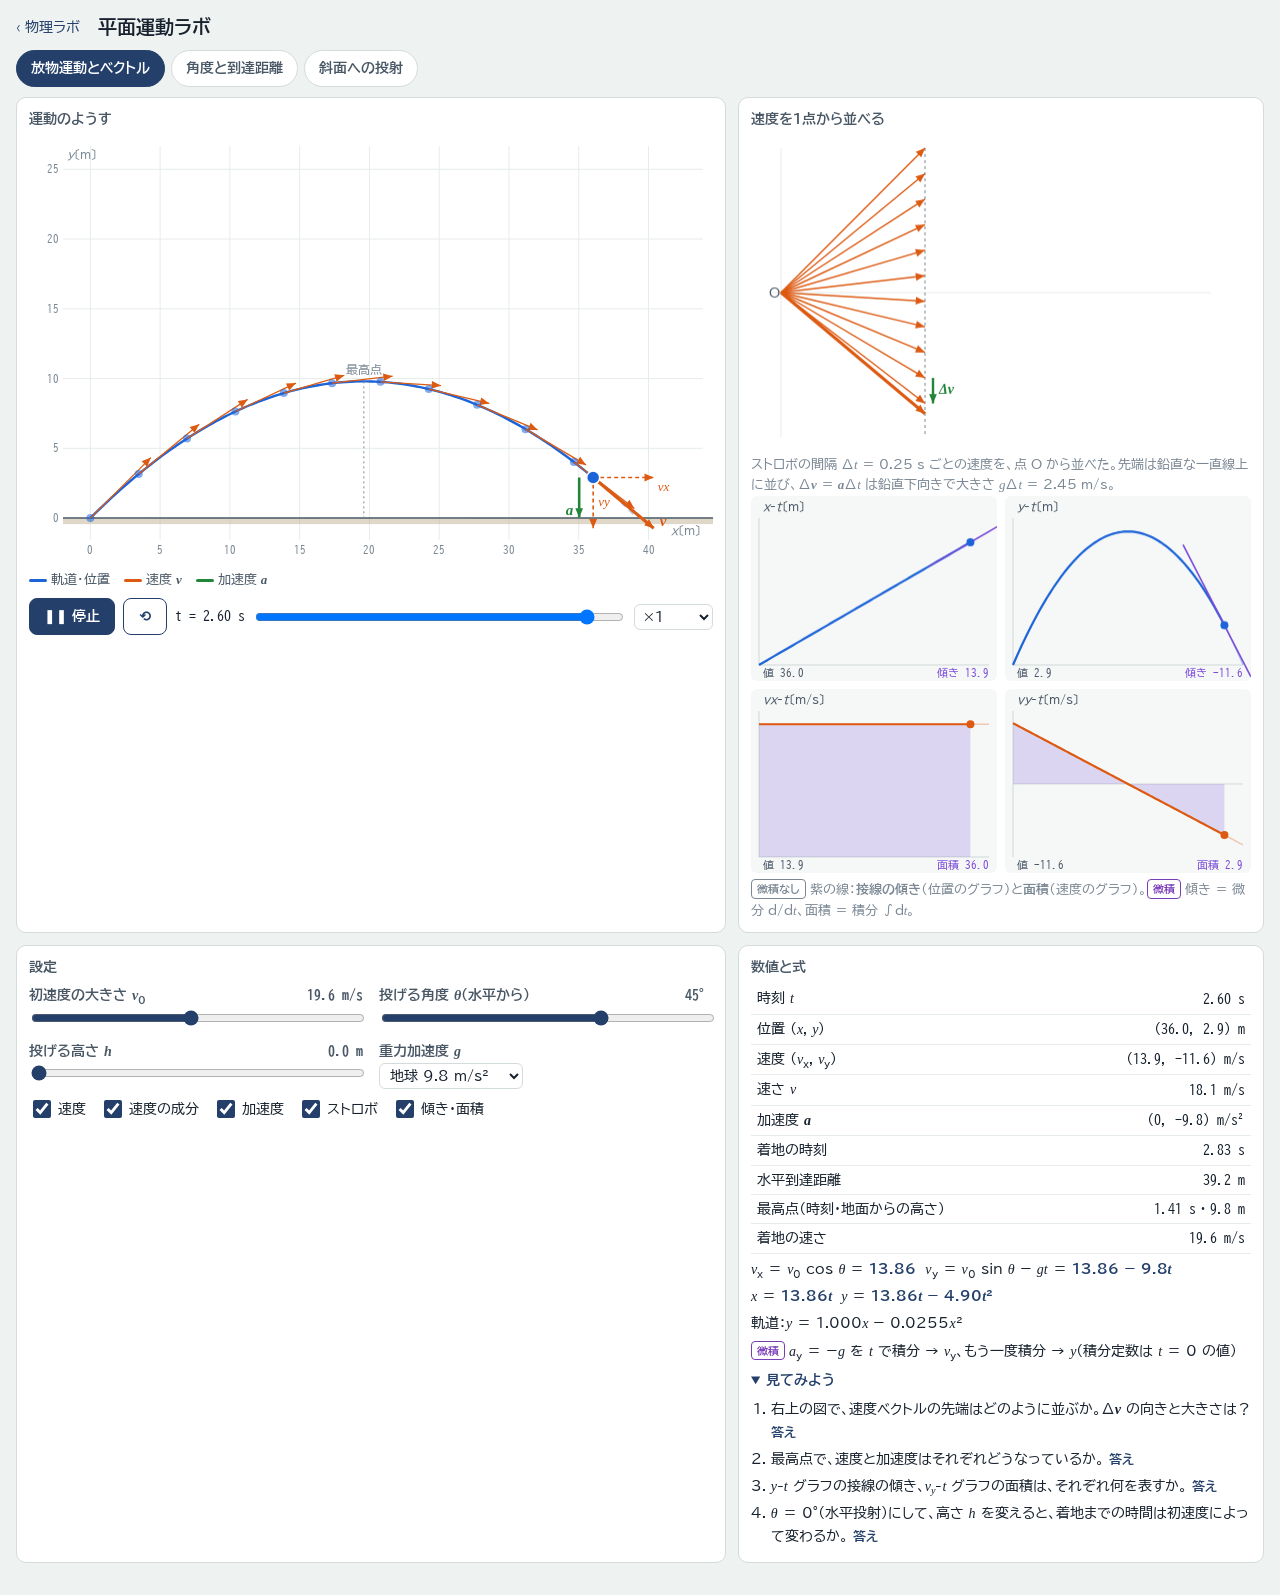
<file: anim/plane.html>
<!doctype html>
<html lang="ja">
<head>
<meta charset="utf-8">
<meta name="viewport" content="width=device-width, initial-scale=1, viewport-fit=cover">
<title>平面運動ラボ</title>
<link rel="preconnect" href="https://fonts.googleapis.com">
<link rel="preconnect" href="https://fonts.gstatic.com" crossorigin>
<link rel="stylesheet" href="https://fonts.googleapis.com/css2?family=BIZ+UDGothic&family=BIZ+UDPGothic:wght@400;700&display=swap">
<style>
/* Layout: 左に実験台（軌道・ストロボ・ベクトル）、右に「速度を1点から並べた図」または「到達距離のグラフ」と、4枚のグラフ（接線の傾き＝微分、面積＝積分）。下に設定と数値・式。 */
:root{
  --bg:#eef2f1; --surface:#ffffff; --surface2:#f6f8f8; --line:#d3dcda; --grid:#e6ecea; --grid2:#cfd9d6;
  --ink:#18222e; --ink2:#4a5866; --ink3:#7b8894;
  --ui:#24406a; --ui-soft:#e3eaf4;
  --pos:#1d64d8; --vel:#dd5a12; --acc:#22863a; --hl2:#7a4ad8; --hl2-a:rgba(122,74,216,.20); --neg-a:rgba(196,40,90,.18);
  --ghost:#8a96a3; --ground:#b9a888;
  --f-ui:"BIZ UDPGothic","Hiragino Kaku Gothic ProN","Yu Gothic UI","Meiryo",system-ui,sans-serif;
  --f-num:"BIZ UDGothic","BIZ UDPGothic",ui-monospace,"Consolas",monospace;
  --f-sym:"Bookman Old Style","Cambria Math","Cambria","Times New Roman",serif;
  --r:10px;
}
@media (prefers-color-scheme: dark){:root:not([data-theme="light"]){
  --bg:#10161c; --surface:#171f27; --surface2:#1d2630; --line:#2c3844; --grid:#222c36; --grid2:#33414e;
  --ink:#e4ebf1; --ink2:#a9b6c2; --ink3:#7d8a96; --ui:#8fb3ec; --ui-soft:#22324a;
  --pos:#62a3ff; --vel:#ff9150; --acc:#5dd27a; --hl2:#b293ff; --hl2-a:rgba(178,147,255,.24); --neg-a:rgba(255,92,140,.20);
  --ghost:#7e8b98; --ground:#6d6250; color-scheme:dark;}}
:root[data-theme="dark"]{
  --bg:#10161c; --surface:#171f27; --surface2:#1d2630; --line:#2c3844; --grid:#222c36; --grid2:#33414e;
  --ink:#e4ebf1; --ink2:#a9b6c2; --ink3:#7d8a96; --ui:#8fb3ec; --ui-soft:#22324a;
  --pos:#62a3ff; --vel:#ff9150; --acc:#5dd27a; --hl2:#b293ff; --hl2-a:rgba(178,147,255,.24); --neg-a:rgba(255,92,140,.20);
  --ghost:#7e8b98; --ground:#6d6250; color-scheme:dark;}
*{box-sizing:border-box}
[hidden]{display:none!important}
html,body{margin:0}
body{background:var(--bg);color:var(--ink);font-family:var(--f-ui);font-size:14px;line-height:1.6;padding:0 16px 32px;-webkit-text-size-adjust:100%}
.wrap{max-width:1280px;margin:0 auto}
.s{font-family:var(--f-sym);font-style:italic}
.vb{font-family:var(--f-sym);font-style:italic;font-weight:700}
sub{font-size:.72em;line-height:0}
.num{font-family:var(--f-num);font-variant-numeric:tabular-nums}
:focus-visible{outline:3px solid var(--ui);outline-offset:2px}
.top{display:flex;flex-wrap:wrap;align-items:center;gap:6px 18px;padding:12px 0 8px}
.top a.back{color:var(--ui);text-decoration:none;font-size:14px}
.top h1{font-size:19px;margin:0}
.tabs{display:flex;gap:6px;flex-wrap:wrap;margin:0 0 10px}
.tabs button{border:1.5px solid var(--line);background:var(--surface);color:var(--ink2);border-radius:999px;padding:6px 14px;font:inherit;font-weight:700;cursor:pointer}
.tabs button[aria-selected="true"]{background:var(--ui);border-color:var(--ui);color:var(--surface)}
.grid{display:grid;gap:12px}
@media (min-width:920px){.grid{grid-template-columns:minmax(0,1.35fr) minmax(0,1fr)}}
.card{background:var(--surface);border:1px solid var(--line);border-radius:var(--r);padding:10px 12px;min-width:0}
.card h2{font-size:14px;margin:0 0 6px;color:var(--ink2);font-weight:700}
canvas{display:block;width:100%;touch-action:pan-y}
#stage{aspect-ratio:16/10;min-height:240px}
#aux{aspect-ratio:16/10}
.graphs{display:grid;grid-template-columns:1fr 1fr;gap:8px}
.graphs canvas{aspect-ratio:4/3;background:var(--surface2);border-radius:6px}
.bar{display:flex;flex-wrap:wrap;align-items:center;gap:8px;margin-top:8px}
.btn{border:1.5px solid var(--ui);background:var(--ui);color:var(--surface);border-radius:8px;padding:6px 14px;font:inherit;font-weight:700;cursor:pointer;min-width:44px;min-height:36px}
.btn.ghost{background:transparent;color:var(--ui)}
.time{flex:1 1 160px;display:flex;align-items:center;gap:8px;min-width:0}
.time input{flex:1;min-width:0}
.ctrls{display:grid;gap:8px 16px;grid-template-columns:1fr}
@media (min-width:640px){.ctrls{grid-template-columns:1fr 1fr}}
.ctrl label{display:flex;justify-content:space-between;gap:8px;font-weight:700;color:var(--ink2)}
.ctrl input[type=range]{width:100%;accent-color:var(--ui)}
.ctrl select{font:inherit;padding:4px 6px;border-radius:6px;border:1px solid var(--line);background:var(--surface);color:var(--ink)}
.toggles{display:flex;flex-wrap:wrap;gap:6px 14px;margin-top:8px}
.toggles label{display:flex;align-items:center;gap:4px;cursor:pointer}
.toggles input{accent-color:var(--ui);width:18px;height:18px}
.legend{display:flex;flex-wrap:wrap;gap:4px 14px;font-size:13px;color:var(--ink2);margin-top:6px}
.legend i{display:inline-block;width:18px;height:3px;vertical-align:middle;margin-right:4px;border-radius:2px}
table.ro{border-collapse:collapse;width:100%;font-size:14px}
table.ro td{padding:3px 6px;border-bottom:1px solid var(--grid)}
table.ro td:last-child{text-align:right}
.eq{font-size:14px;margin:4px 0;overflow-wrap:anywhere}
.eq b{color:var(--ui)}
details.ask{margin-top:6px}
details.ask summary{cursor:pointer;font-weight:700;color:var(--ui)}
.qs{margin:6px 0 0;padding-left:1.4em}
.qs li{margin:4px 0}
.qs details{display:inline}
.qs details summary{display:inline;cursor:pointer;color:var(--ui);font-size:13px}
.note{font-size:13px;color:var(--ink3);margin:6px 0 0}
.tag{display:inline-block;font-size:11px;font-weight:700;border-radius:4px;padding:0 5px;margin-right:4px;vertical-align:1px;line-height:1.6}
.tag.c{color:#7a3db8;border:1px solid #7a3db8}
.tag.n{color:var(--ink3);border:1px solid var(--ink3)}
@media (prefers-color-scheme: dark){:root:not([data-theme="light"]) .tag.c{color:#c9a2ff;border-color:#c9a2ff}}
:root[data-theme="dark"] .tag.c{color:#c9a2ff;border-color:#c9a2ff}
</style>
</head>
<body>
<div class="wrap">
<header class="top">
  <a class="back" href="../index.html">‹ 物理ラボ</a>
  <h1>平面運動ラボ</h1>
</header>
<nav class="tabs" role="tablist" aria-label="モード">
  <button role="tab" data-mode="proj">放物運動とベクトル</button>
  <button role="tab" data-mode="range">角度と到達距離</button>
  <button role="tab" data-mode="slope">斜面への投射</button>
</nav>

<div class="grid">
  <section class="card" aria-labelledby="hStage">
    <h2 id="hStage">運動のようす</h2>
    <canvas id="stage" role="img" aria-label="物体の軌道と、位置・速度・加速度のベクトル"></canvas>
    <div class="legend">
      <span><i style="background:var(--pos)"></i>軌道・位置</span>
      <span><i style="background:var(--vel)"></i>速度 <span class="vb">v</span></span>
      <span><i style="background:var(--acc)"></i>加速度 <span class="vb">a</span></span>
      <span id="lgSlope" hidden><i style="background:var(--hl2)"></i>斜面からの距離</span>
    </div>
    <div class="bar">
      <button class="btn" id="play" type="button">▶ 再生</button>
      <button class="btn ghost" id="reset" type="button" aria-label="最初にもどす">⟲</button>
      <div class="time"><span class="num" id="tLabel">t = 0.00 s</span><input type="range" id="tSlider" min="0" max="1000" value="0" aria-label="時刻"></div>
      <select id="speed" class="ctrl" aria-label="再生の速さ" style="font:inherit;padding:4px;border-radius:6px;border:1px solid var(--line);background:var(--surface);color:var(--ink)">
        <option value="0.25">×0.25</option><option value="0.5">×0.5</option><option value="1" selected>×1</option>
      </select>
    </div>
  </section>

  <section class="card" aria-labelledby="hAux">
    <h2 id="hAux">速度を1点から並べる</h2>
    <canvas id="aux" role="img" aria-label="補助の図"></canvas>
    <p class="note" id="auxNote"></p>
    <div class="graphs" id="graphs">
      <canvas id="g0"></canvas><canvas id="g1"></canvas><canvas id="g2"></canvas><canvas id="g3"></canvas>
    </div>
    <p class="note"><span class="tag n">微積なし</span>紫の線：<b>接線の傾き</b>（位置のグラフ）と<b>面積</b>（速度のグラフ）。<span class="tag c">微積</span>傾き ＝ 微分 d/d<span class="s">t</span>、面積 ＝ 積分 ∫d<span class="s">t</span>。</p>
  </section>

  <section class="card" aria-labelledby="hCtrl">
    <h2 id="hCtrl">設定</h2>
    <div class="ctrls">
      <div class="ctrl"><label for="v0"><span>初速度の大きさ <span class="s">v</span><sub>0</sub></span><span class="num" id="v0v"></span></label><input type="range" id="v0" min="1" max="40" step="0.1"></div>
      <div class="ctrl" id="cTh"><label for="th"><span>投げる角度 <span class="s">θ</span>（水平から）</span><span class="num" id="thv"></span></label><input type="range" id="th" min="-45" max="90" step="1"></div>
      <div class="ctrl" id="cH"><label for="h"><span>投げる高さ <span class="s">h</span></span><span class="num" id="hv"></span></label><input type="range" id="h" min="0" max="60" step="0.1"></div>
      <div class="ctrl" id="cAl" hidden><label for="al"><span>斜面の傾斜角 <span class="s">α</span></span><span class="num" id="alv"></span></label><input type="range" id="al" min="10" max="60" step="1"></div>
      <div class="ctrl"><label for="gsel"><span>重力加速度 <span class="s">g</span></span></label>
        <select id="gsel"><option value="9.8">地球 9.8 m/s²</option><option value="1.6">月 1.6 m/s²</option><option value="3.7">火星 3.7 m/s²</option><option value="24.8">木星 24.8 m/s²</option></select></div>
    </div>
    <div class="toggles">
      <label><input type="checkbox" id="tgVel" checked>速度</label>
      <label><input type="checkbox" id="tgComp" checked>速度の成分</label>
      <label><input type="checkbox" id="tgAcc" checked>加速度</label>
      <label><input type="checkbox" id="tgStrobe" checked>ストロボ</label>
      <label><input type="checkbox" id="tgTan" checked>傾き・面積</label>
      <label id="lbAxes" hidden><input type="checkbox" id="tgAxes">斜面に沿った軸</label>
    </div>
  </section>

  <section class="card" aria-labelledby="hRo">
    <h2 id="hRo">数値と式</h2>
    <div id="ro"></div>
    <div id="eqs"></div>
    <details class="ask" open><summary>見てみよう</summary><ol class="qs" id="asks"></ol></details>
  </section>
</div>
</div>

<script src="../js/italic.js"></script>
<script>
(function(){
"use strict";
const $ = id => document.getElementById(id);
const P = {mode:"proj", v0:19.6, th:45, h:0, g:9.8, al:30};
const SHOW = {vel:true, comp:true, acc:true, strobe:true, tan:true, axes:false};
let t = 0, playing = false, last = null, speed = 1;

/* ---------- physics ---------- */
const rad = d => d*Math.PI/180;
function launch(th){ return {vx:P.v0*Math.cos(rad(th)), vy:P.v0*Math.sin(rad(th))}; }
function flightT(th){
  if(P.mode === "slope") return 2*P.v0*Math.tan(rad(P.al))/P.g;
  const {vy} = launch(th); const D = vy*vy + 2*P.g*P.h;
  const T = (vy + Math.sqrt(Math.max(D,0)))/P.g;
  return T > 1e-6 ? T : 0;
}
function state(tt, th){
  if(P.mode === "slope"){ return {x:P.v0*tt, y:-0.5*P.g*tt*tt, vx:P.v0, vy:-P.g*tt}; }
  const L = launch(th);
  return {x:L.vx*tt, y:P.h + L.vy*tt - 0.5*P.g*tt*tt, vx:L.vx, vy:L.vy - P.g*tt};
}
let T = 0;
function recompute(){ T = flightT(P.th); if(t > T) t = T; }
function strobeDt(){ const c = [0.05,0.1,0.2,0.25,0.5,1,2,5]; for(const d of c) if(T/d <= 14) return d; return 10; }

/* ---------- format ---------- */
const f = (n, d=2) => (Math.abs(n) < 0.5*Math.pow(10,-d) ? 0 : n).toFixed(d).replace("-", "−");
const S = s => `<span class="s">${s}</span>`;
const V = s => `<span class="vb">${s}</span>`;

/* ---------- canvas helpers ---------- */
function css(name){ return getComputedStyle(document.documentElement).getPropertyValue(name).trim(); }
function prep(cv){
  const r = cv.getBoundingClientRect(), dpr = window.devicePixelRatio || 1;
  const w = Math.max(1, Math.round(r.width)), h = Math.max(1, Math.round(r.height));
  if(cv.width !== Math.round(w*dpr) || cv.height !== Math.round(h*dpr)){ cv.width = Math.round(w*dpr); cv.height = Math.round(h*dpr); }
  const c = cv.getContext("2d"); c.setTransform(dpr,0,0,dpr,0,0); c.clearRect(0,0,w,h);
  return {c, w, h};
}
function niceStep(span, n){ const raw = span/n; const p = Math.pow(10, Math.floor(Math.log10(raw))); const q = raw/p; return (q < 1.5 ? 1 : q < 3 ? 2 : q < 7 ? 5 : 10)*p; }
function arrow(c, x1, y1, x2, y2, color, w=2.4, dash){
  const L = Math.hypot(x2-x1, y2-y1); if(L < 1.5) return;
  c.save(); c.strokeStyle = color; c.fillStyle = color; c.lineWidth = w; if(dash) c.setLineDash(dash);
  c.beginPath(); c.moveTo(x1,y1); c.lineTo(x2,y2); c.stroke(); c.setLineDash([]);
  const a = Math.atan2(y2-y1, x2-x1), hl = Math.min(10, L*0.45);
  c.beginPath(); c.moveTo(x2,y2); c.lineTo(x2-hl*Math.cos(a-0.4), y2-hl*Math.sin(a-0.4)); c.lineTo(x2-hl*Math.cos(a+0.4), y2-hl*Math.sin(a+0.4)); c.closePath(); c.fill();
  c.restore();
}
function label(c, txt, x, y, color, align="left", font){
  c.save(); c.fillStyle = color; c.font = font || `13px ${css("--f-ui")}`; c.textAlign = align; c.textBaseline = "middle";
  c.fillText(txt, x, y); c.restore();
}
const symFont = (px=14) => `italic ${px}px ${css("--f-sym")}`;

/* ---------- stage ---------- */
function bounds(){
  let xmin = 0, xmax = 1, ymin = 0, ymax = 1;
  const ths = P.mode === "range" ? [15,30,45,60,75,P.th] : [P.th];
  if(P.mode === "slope"){
    const R = P.v0*T; xmax = Math.max(R*1.32, 1); ymin = Math.min(-R*Math.tan(rad(P.al))*1.3, -1); ymax = Math.max(0.12*(xmax - ymin), 0.5);
    return {xmin:-0.04*xmax, xmax, ymin, ymax};
  }
  for(const th of ths){
    const Tt = flightT(th), L = launch(th);
    xmax = Math.max(xmax, L.vx*Tt); xmin = Math.min(xmin, L.vx*Tt);
    const top = L.vy > 0 ? P.h + L.vy*L.vy/(2*P.g) : P.h; ymax = Math.max(ymax, top);
  }
  const span = Math.max(xmax - xmin, ymax - ymin);
  return {xmin: xmin - 0.05*span - (P.h > 0 ? 0.06*span : 0), xmax: xmax + 0.12*span, ymin: ymin - 0.04*span, ymax: ymax + 0.08*span};
}
function drawStage(){
  const {c, w, h} = prep($("stage"));
  const b = bounds();
  const pl = 34, pr = 10, pt = 10, pb = 24;
  const s = Math.min((w-pl-pr)/(b.xmax-b.xmin), (h-pt-pb)/(b.ymax-b.ymin));
  const X = x => pl + (x - b.xmin)*s, Y = y => h - pb - (y - b.ymin)*s;
  const ink2 = css("--ink2"), ink3 = css("--ink3"), grid = css("--grid"), pos = css("--pos"), vel = css("--vel"), acc = css("--acc"), hl2 = css("--hl2"), ghost = css("--ghost");
  // grid
  const xr = (w-pl-pr)/s, yr = (h-pt-pb)/s; const st = niceStep(Math.max(xr, yr), 8);
  c.strokeStyle = grid; c.lineWidth = 1; c.font = `11px ${css("--f-num")}`; c.fillStyle = ink3;
  for(let gx = Math.ceil(b.xmin/st)*st; gx <= b.xmin + xr; gx += st){ c.beginPath(); c.moveTo(X(gx), pt); c.lineTo(X(gx), h-pb); c.stroke(); c.textAlign="center"; c.fillText(f(gx, st < 1 ? 1 : 0), X(gx), h-pb+14); }
  for(let gy = Math.ceil(b.ymin/st)*st; gy <= b.ymin + yr; gy += st){ c.beginPath(); c.moveTo(pl, Y(gy)); c.lineTo(w-pr, Y(gy)); c.stroke(); c.textAlign="right"; c.fillText(f(gy, st < 1 ? 1 : 0), pl-4, Y(gy)+4); }
  label(c, "x〔m〕", w-pr-2, h-pb-10, ink3, "right", `12px ${css("--f-ui")}`);
  label(c, "y〔m〕", pl+4, pt+8, ink3, "left", `12px ${css("--f-ui")}`);
  // ground / cliff / slope
  c.fillStyle = css("--ground"); c.globalAlpha = 0.45;
  if(P.mode === "slope"){
    const xe = b.xmax; c.beginPath(); c.moveTo(X(b.xmin), Y(0)); c.lineTo(X(0), Y(0)); c.lineTo(X(xe), Y(-xe*Math.tan(rad(P.al)))); c.lineTo(X(xe), h-pb); c.lineTo(X(b.xmin), h-pb); c.closePath(); c.fill();
  } else {
    c.fillRect(X(b.xmin), Y(0), w, 6);
    if(P.h > 0) c.fillRect(X(b.xmin), Y(P.h), X(0)-X(b.xmin), Y(0)-Y(P.h));
  }
  c.globalAlpha = 1;
  if(P.mode === "slope"){ c.strokeStyle = ink2; c.lineWidth = 1.5; c.beginPath(); c.moveTo(X(0),Y(0)); c.lineTo(X(b.xmax), Y(-b.xmax*Math.tan(rad(P.al)))); c.stroke();
    label(c, `${P.al}°`, X(0)+34, Y(0)+10, ink2); c.strokeStyle = ink3; c.setLineDash([3,3]); c.beginPath(); c.moveTo(X(0),Y(0)); c.lineTo(X(0)+60, Y(0)); c.stroke(); c.setLineDash([]); }
  else { c.strokeStyle = ink2; c.lineWidth = 1.5; c.beginPath(); c.moveTo(X(b.xmin), Y(0)); c.lineTo(w, Y(0)); c.stroke(); }

  // other trajectories (range mode)
  if(P.mode === "range"){
    for(const th of [15,30,45,60,75]){
      if(th === P.th) continue;
      const Tt = flightT(th); c.strokeStyle = ghost; c.lineWidth = 1.4; c.setLineDash([5,4]); c.beginPath();
      for(let i = 0; i <= 80; i++){ const q = state(Tt*i/80, th); i ? c.lineTo(X(q.x), Y(q.y)) : c.moveTo(X(q.x), Y(q.y)); }
      c.stroke(); c.setLineDash([]);
      const e = state(Tt, th); label(c, `${th}°`, X(e.x), Y(e.y)-10, ink3, "center", `12px ${css("--f-num")}`);
    }
  }
  // trajectory ghost
  c.strokeStyle = pos; c.globalAlpha = 0.35; c.lineWidth = 2; c.setLineDash([6,5]); c.beginPath();
  for(let i = 0; i <= 120; i++){ const q = state(T*i/120, P.th); i ? c.lineTo(X(q.x), Y(q.y)) : c.moveTo(X(q.x), Y(q.y)); }
  c.stroke(); c.setLineDash([]); c.globalAlpha = 1;
  // traveled path
  c.strokeStyle = pos; c.lineWidth = 2.4; c.beginPath();
  for(let i = 0; i <= 120; i++){ const tt = t*i/120; const q = state(tt, P.th); i ? c.lineTo(X(q.x), Y(q.y)) : c.moveTo(X(q.x), Y(q.y)); }
  c.stroke();
  // apex marker
  const L0 = launch(P.th);
  if(P.mode !== "slope" && L0.vy > 0){
    const ta = L0.vy/P.g, a = state(ta, P.th);
    c.strokeStyle = ink3; c.setLineDash([2,3]); c.lineWidth = 1; c.beginPath(); c.moveTo(X(a.x), Y(a.y)); c.lineTo(X(a.x), Y(0)); c.stroke(); c.setLineDash([]);
    label(c, "最高点", X(a.x), Y(a.y)-12, ink3, "center", `12px ${css("--f-ui")}`);
  }
  // strobe
  const kv = 0.2*Math.min(w, h)/Math.max(P.v0, Math.hypot(state(T,P.th).vx, state(T,P.th).vy), 1);
  if(SHOW.strobe && T > 0){
    const dt = strobeDt();
    for(let k = 0; k*dt <= t + 1e-9; k++){
      const q = state(k*dt, P.th);
      c.fillStyle = pos; c.globalAlpha = 0.55; c.beginPath(); c.arc(X(q.x), Y(q.y), 4, 0, 7); c.fill(); c.globalAlpha = 1;
      if(SHOW.vel) arrow(c, X(q.x), Y(q.y), X(q.x)+q.vx*kv, Y(q.y)-q.vy*kv, vel, 1.3);
    }
  }
  // slope: distance from slope and farthest point
  const q = state(t, P.th);
  if(P.mode === "slope"){
    const al = rad(P.al), nx = Math.sin(al), ny = Math.cos(al);   // unit normal (outward, up-right)
    const dist = q.x*nx + q.y*ny;                                    // signed distance from slope line
    const fx = q.x - dist*nx, fy = q.y - dist*ny;
    c.strokeStyle = hl2; c.lineWidth = 2; c.setLineDash([4,3]); c.beginPath(); c.moveTo(X(q.x),Y(q.y)); c.lineTo(X(fx),Y(fy)); c.stroke(); c.setLineDash([]);
    const tf = P.v0*Math.tan(al)/P.g, F = state(tf);
    c.strokeStyle = hl2; c.lineWidth = 1.5; c.beginPath(); c.arc(X(F.x), Y(F.y), 7, 0, 7); c.stroke();
    label(c, "最も離れる点", X(F.x)+10, Y(F.y)-12, hl2, "left", `12px ${css("--f-ui")}`);
    if(SHOW.axes){
      const ox = X(0), oy = Y(0), Ls = 70;
      arrow(c, ox, oy, ox + Ls*Math.cos(al), oy + Ls*Math.sin(al), ink2, 1.6); label(c, "斜面に平行", ox + Ls*Math.cos(al) + 4, oy + Ls*Math.sin(al) + 12, ink2);
      arrow(c, ox, oy, ox + Ls*Math.sin(al), oy - Ls*Math.cos(al), ink2, 1.6); label(c, "斜面に垂直", ox + Ls*Math.sin(al) + 6, oy - Ls*Math.cos(al), ink2);
      const ga = 46, bx = X(q.x), by = Y(q.y);
      arrow(c, bx, by, bx + ga*Math.sin(al)*Math.cos(al), by + ga*Math.sin(al)*Math.sin(al), acc, 1.6, [4,3]);
      arrow(c, bx, by, bx - ga*Math.cos(al)*Math.sin(al), by + ga*Math.cos(al)*Math.cos(al), acc, 1.6, [4,3]);
      label(c, "g sin α", bx + ga*Math.sin(al)*Math.cos(al) + 4, by + ga*Math.sin(al)*Math.sin(al) + 8, acc, "left", symFont(13));
      label(c, "g cos α", bx - ga*Math.cos(al)*Math.sin(al) - 4, by + ga*Math.cos(al)*Math.cos(al) + 10, acc, "right", symFont(13));
    }
  }
  // ball and vectors
  const bx = X(q.x), by = Y(q.y);
  if(SHOW.comp && SHOW.vel){
    arrow(c, bx, by, bx + q.vx*kv, by, vel, 1.6, [4,3]); arrow(c, bx, by, bx, by - q.vy*kv, vel, 1.6, [4,3]);
    label(c, "vx", bx + q.vx*kv + 4, by + 10, vel, "left", symFont(13)); if(Math.abs(q.vy) > 0.05*P.v0) label(c, "vy", bx + 5, by - q.vy*kv/2, vel, "left", symFont(13));
  }
  if(SHOW.vel){ arrow(c, bx, by, bx + q.vx*kv, by - q.vy*kv, vel, 3); label(c, "v", bx + q.vx*kv + 6, by - q.vy*kv - 6, vel, "left", `bold ${symFont(15)}`); }
  if(SHOW.acc){ arrow(c, bx - 14, by, bx - 14, by + 40, acc, 2.6); label(c, "a", bx - 20, by + 34, acc, "right", `bold ${symFont(15)}`); }
  c.fillStyle = pos; c.beginPath(); c.arc(bx, by, 6.5, 0, 7); c.fill();
  c.strokeStyle = css("--surface"); c.lineWidth = 1.5; c.stroke();
  if(T === 0) label(c, "この条件では地面より上を飛べません（θ か h を変えよう）", w/2, pt+16, css("--neg") || "#c4285a", "center");
}

/* ---------- aux: hodograph or R-θ ---------- */
function drawAux(){
  const {c, w, h} = prep($("aux"));
  const ink2 = css("--ink2"), ink3 = css("--ink3"), vel = css("--vel"), acc = css("--acc"), grid = css("--grid"), pos = css("--pos");
  if(P.mode === "range"){
    $("hAux").textContent = "投げる角度と到達距離";
    const pl = 40, pr = 12, pt = 14, pb = 28;
    const Rs = []; let Rmax = 0, thMax = 0;
    for(let th = 0; th <= 90; th += 0.5){ const Tt = flightT(th), R = launch(th).vx*Tt; Rs.push([th, R]); if(R > Rmax){ Rmax = R; thMax = th; } }
    const top = Math.max(Rmax*1.12, 1);
    const X = a => pl + a/90*(w-pl-pr), Y = r => h - pb - r/top*(h-pt-pb);
    c.strokeStyle = grid; c.lineWidth = 1; c.font = `11px ${css("--f-num")}`; c.fillStyle = ink3;
    for(let a = 0; a <= 90; a += 15){ c.beginPath(); c.moveTo(X(a), pt); c.lineTo(X(a), h-pb); c.stroke(); c.textAlign = "center"; c.fillText(a+"°", X(a), h-pb+14); }
    const st = niceStep(top, 4);
    for(let r = 0; r <= top; r += st){ c.beginPath(); c.moveTo(pl, Y(r)); c.lineTo(w-pr, Y(r)); c.stroke(); c.textAlign = "right"; c.fillText(f(r, st < 1 ? 1 : 0), pl-4, Y(r)+4); }
    label(c, "到達距離〔m〕", pl+4, pt+4, ink3, "left", `12px ${css("--f-ui")}`);
    label(c, "θ", w-pr, h-pb-10, ink3, "right", symFont(14));
    c.strokeStyle = pos; c.lineWidth = 2.4; c.beginPath(); Rs.forEach((p,i) => i ? c.lineTo(X(p[0]), Y(p[1])) : c.moveTo(X(p[0]), Y(p[1]))); c.stroke();
    c.strokeStyle = acc; c.setLineDash([3,3]); c.beginPath(); c.moveTo(X(thMax), Y(Rmax)); c.lineTo(X(thMax), h-pb); c.stroke(); c.setLineDash([]);
    label(c, `最大 ${f(thMax,1)}°`, X(thMax)+4, Y(Rmax)-8, acc, thMax > 60 ? "right" : "left");
    const Rc = launch(P.th).vx*T; if(P.th >= 0){ c.fillStyle = vel; c.beginPath(); c.arc(X(P.th), Y(Rc), 5.5, 0, 7); c.fill(); }
    $("auxNote").innerHTML = `点：いまの角度 ${P.th}°（${f(Rc,1)} m）。${P.h > 0 ? "高い所から投げると、最大になる角度は 45° より小さくなる。" : "同じ高さに落ちるとき、45° で最大。45° から同じだけずれた角度（30° と 60° など）は同じ距離。"}`;
    return;
  }
  $("hAux").textContent = "速度を1点から並べる";
  const dt = strobeDt();
  const vs = []; for(let k = 0; k*dt <= T + 1e-9; k++) vs.push(state(k*dt, P.th));
  const end = state(T, P.th), L0 = state(0, P.th);
  const vxmax = Math.max(L0.vx, 0.1), vymin = Math.min(end.vy, L0.vy, 0), vymax = Math.max(L0.vy, 0);
  const pl = 30, pr = 50, pt = 12, pb = 12;
  const s = Math.min((w-pl-pr)/vxmax, (h-pt-pb)/Math.max(vymax - vymin, 0.1));
  const ox = pl, oy = pt + vymax*s;
  c.strokeStyle = grid; c.beginPath(); c.moveTo(ox, pt); c.lineTo(ox, h-pb); c.moveTo(ox-10, oy); c.lineTo(w-pr+10, oy); c.stroke();
  label(c, "O", ox-12, oy, ink2);
  c.strokeStyle = ink3; c.setLineDash([3,3]); c.beginPath(); c.moveTo(ox + L0.vx*s, pt); c.lineTo(ox + L0.vx*s, h-pb); c.stroke(); c.setLineDash([]);
  let shown = 0;
  vs.forEach((q, k) => { if(k*dt > t + 1e-9) return; shown = k; arrow(c, ox, oy, ox + q.vx*s, oy - q.vy*s, vel, 1.4); });
  const q = state(t, P.th); arrow(c, ox, oy, ox + q.vx*s, oy - q.vy*s, vel, 3);
  if(shown >= 1){
    const a = vs[shown-1], b2 = vs[shown];
    arrow(c, ox + a.vx*s + 8, oy - a.vy*s, ox + b2.vx*s + 8, oy - b2.vy*s, acc, 2.4);
    label(c, "Δv", ox + a.vx*s + 14, oy - (a.vy + b2.vy)/2*s, acc, "left", `bold ${symFont(14)}`);
  }
  $("auxNote").innerHTML = `ストロボの間隔 Δ${S("t")} ＝ ${dt} s ごとの速度を、点 O から並べた。先端は鉛直な一直線上に並び、Δ${V("v")} ＝ ${V("a")}Δ${S("t")} は鉛直下向きで大きさ ${S("g")}Δ${S("t")} ＝ ${f(P.g*dt,2)} m/s。`;
}

/* ---------- graphs ---------- */
function graphSpecs(){
  if(P.mode === "slope"){
    const al = rad(P.al);
    return [
      {t:"斜面からの距離 d", u:"m", fn:tt => P.v0*Math.sin(al)*tt - 0.5*P.g*Math.cos(al)*tt*tt, tan:true, d:"d"},
      {t:"斜面に沿った距離 s", u:"m", fn:tt => P.v0*Math.cos(al)*tt + 0.5*P.g*Math.sin(al)*tt*tt, tan:true, d:"s"},
      {t:"vx", u:"m/s", fn:tt => state(tt).vx, area:true},
      {t:"vy", u:"m/s", fn:tt => state(tt).vy, area:true}
    ];
  }
  return [
    {t:"x", u:"m", fn:tt => state(tt, P.th).x, tan:true},
    {t:"y", u:"m", fn:tt => state(tt, P.th).y, tan:true},
    {t:"vx", u:"m/s", fn:tt => state(tt, P.th).vx, area:true},
    {t:"vy", u:"m/s", fn:tt => state(tt, P.th).vy, area:true}
  ];
}
function drawGraph(cv, sp){
  const {c, w, h} = prep(cv);
  const ink2 = css("--ink2"), ink3 = css("--ink3"), grid = css("--grid2"), pos = css("--pos"), vel = css("--vel"), hl2 = css("--hl2");
  const col = sp.u === "m" ? pos : vel;
  const Tm = Math.max(T, 0.01);
  let lo = 0, hi = 0; for(let i = 0; i <= 60; i++){ const v = sp.fn(Tm*i/60); lo = Math.min(lo, v); hi = Math.max(hi, v); }
  if(hi - lo < 1e-6){ hi += 1; lo -= 1; }
  const pad = (hi-lo)*0.1; hi += pad; lo -= (lo < 0 ? pad : 0);
  const pl = 8, pr = 8, pt = 22, pb = 16;
  const X = tt => pl + tt/Tm*(w-pl-pr), Y = v => h - pb - (v-lo)/(hi-lo)*(h-pt-pb);
  c.strokeStyle = grid; c.lineWidth = 1; c.beginPath(); c.moveTo(pl, Y(0)); c.lineTo(w-pr, Y(0)); c.moveTo(pl, pt); c.lineTo(pl, h-pb); c.stroke();
  const name = sp.t.replace(/^(vx|vy|x|y)$/, m => m);
  const nm = {x:"x", y:"y", vx:"vx", vy:"vy"}[sp.t];
  c.font = `12px ${css("--f-ui")}`; c.fillStyle = ink2; c.textBaseline = "middle"; c.textAlign = "left";
  c.fillText(`${nm ? nm : sp.t}-t〔${sp.u}〕`, pl+4, 10);
  // area
  if(sp.area && SHOW.tan && t > 0){
    c.beginPath(); c.moveTo(X(0), Y(0));
    for(let i = 0; i <= 60; i++){ const tt = t*i/60; c.lineTo(X(tt), Y(sp.fn(tt))); }
    c.lineTo(X(t), Y(0)); c.closePath(); c.fillStyle = css("--hl2-a"); c.fill();
  }
  // ghost & curve
  c.strokeStyle = col; c.globalAlpha = 0.3; c.lineWidth = 1.5; c.beginPath();
  for(let i = 0; i <= 80; i++){ const tt = Tm*i/80; i ? c.lineTo(X(tt), Y(sp.fn(tt))) : c.moveTo(X(tt), Y(sp.fn(tt))); } c.stroke(); c.globalAlpha = 1;
  c.lineWidth = 2.2; c.beginPath();
  for(let i = 0; i <= 80; i++){ const tt = t*i/80; i ? c.lineTo(X(tt), Y(sp.fn(tt))) : c.moveTo(X(tt), Y(sp.fn(tt))); } c.stroke();
  const v = sp.fn(t);
  // tangent
  let extra = "";
  if(sp.tan && SHOW.tan){
    const e = Math.max(Tm*1e-4, 1e-5), sl = (sp.fn(Math.min(t+e,Tm)) - sp.fn(Math.max(t-e,0)))/(Math.min(t+e,Tm) - Math.max(t-e,0));
    const dtv = Tm*0.18; c.strokeStyle = hl2; c.lineWidth = 1.6;
    c.beginPath(); c.moveTo(X(t-dtv), Y(v - sl*dtv)); c.lineTo(X(t+dtv), Y(v + sl*dtv)); c.stroke();
    extra = `傾き ${f(sl,1)}`;
  }
  if(sp.area && SHOW.tan){
    let A = 0; const n = 200; for(let i = 0; i < n; i++){ const a = t*i/n, b = t*(i+1)/n; A += (sp.fn(a)+sp.fn(b))/2*(b-a); }
    extra = `面積 ${f(A,1)}`;
  }
  c.fillStyle = col; c.beginPath(); c.arc(X(t), Y(v), 4, 0, 7); c.fill();
  c.font = `11px ${css("--f-num")}`; c.textBaseline = "alphabetic"; c.textAlign = "left"; c.fillStyle = ink2; c.fillText(`値 ${f(v,1)}`, pl+4, h-4);
  if(extra){ c.fillStyle = hl2; c.textAlign = "right"; c.fillText(extra, w-pr, h-4); }
}
function drawGraphs(){ const sp = graphSpecs(); sp.forEach((g,i) => drawGraph($("g"+i), g)); }

/* ---------- readout ---------- */
function readout(){
  const q = state(t, P.th), sp = Math.hypot(q.vx, q.vy);
  let rows = [[`時刻 ${S("t")}`, `${f(t)} s`], [`位置 (${S("x")}, ${S("y")})`, `(${f(q.x,1)}, ${f(q.y,1)}) m`], [`速度 (${S("v")}<sub>x</sub>, ${S("v")}<sub>y</sub>)`, `(${f(q.vx,1)}, ${f(q.vy,1)}) m/s`], [`速さ ${S("v")}`, `${f(sp,1)} m/s`], [`加速度 ${V("a")}`, `(0, −${P.g}) m/s²`]];
  let eqs = "";
  if(P.mode === "slope"){
    const al = rad(P.al), tf = P.v0*Math.tan(al)/P.g, dmax = Math.pow(P.v0*Math.sin(al),2)/(2*P.g*Math.cos(al));
    rows = rows.concat([[`斜面に落ちる時刻`, `${f(T)} s`], [`斜面に沿った距離`, `${f(P.v0*T/Math.cos(al),1)} m`], [`最も離れる時刻`, `${f(tf)} s`], [`斜面からの最大距離`, `${f(dmax,2)} m`]]);
    eqs = `<p class="eq"><span class="tag n">微積なし</span>落ちる点：${d2("½"+S("g")+S("t")+"²", S("v")+"<sub>0</sub>"+S("t"))} ＝ tan ${S("α")} → ${S("t")} ＝ 2${S("v")}<sub>0</sub> tan ${S("α")}/${S("g")} ＝ <b>${f(T)} s</b></p>
    <p class="eq"><span class="tag n">微積なし</span>最も離れる：速度が斜面と平行 ${S("g")}${S("t")}/${S("v")}<sub>0</sub> ＝ tan ${S("α")} → ${S("t")} ＝ <b>${f(tf)} s</b>（落ちる時刻の半分）</p>
    <p class="eq"><span class="tag c">微積</span>斜面に垂直な距離 ${S("d")} ＝ (${S("v")}<sub>0</sub> sin ${S("α")})${S("t")} − ½(${S("g")} cos ${S("α")})${S("t")}²、d${S("d")}/d${S("t")} ＝ 0 → 同じ時刻</p>`;
  } else {
    const L = launch(P.th), R = L.vx*T;
    rows.push([`着地の時刻`, `${f(T)} s`], [`水平到達距離`, `${f(R,1)} m`]);
    if(L.vy > 0) rows.push([`最高点（時刻・地面からの高さ）`, `${f(L.vy/P.g)} s・${f(P.h + L.vy*L.vy/(2*P.g),1)} m`]);
    rows.push([`着地の速さ`, `${f(Math.hypot(state(T,P.th).vx, state(T,P.th).vy),1)} m/s`]);
    const c0 = f(L.vx,2), s0 = f(L.vy,2);
    eqs = `<p class="eq">${S("v")}<sub>x</sub> ＝ ${S("v")}<sub>0</sub> cos ${S("θ")} ＝ <b>${c0}</b>　${S("v")}<sub>y</sub> ＝ ${S("v")}<sub>0</sub> sin ${S("θ")} − ${S("g")}${S("t")} ＝ <b>${s0} − ${P.g}${S("t")}</b></p>
    <p class="eq">${S("x")} ＝ <b>${c0}${S("t")}</b>　${S("y")} ＝ ${P.h ? `<b>${f(P.h,1)}</b> ＋ ` : ""}<b>${s0}${S("t")} − ${f(P.g/2,2)}${S("t")}²</b></p>
    ${Math.abs(L.vx) > 1e-6 ? `<p class="eq">軌道：${S("y")} ＝ ${P.h ? f(P.h,1)+" ＋ " : ""}${f(Math.tan(rad(P.th)),3)}${S("x")} − ${f(P.g/(2*L.vx*L.vx),4)}${S("x")}²</p>` : ""}
    <p class="eq"><span class="tag c">微積</span>${S("a")}<sub>y</sub> ＝ −${S("g")} を ${S("t")} で積分 → ${S("v")}<sub>y</sub>、もう一度積分 → ${S("y")}（積分定数は ${S("t")} ＝ 0 の値）</p>`;
  }
  $("ro").innerHTML = `<table class="ro">${rows.map(r => `<tr><td>${r[0]}</td><td class="num">${r[1]}</td></tr>`).join("")}</table>`;
  $("eqs").innerHTML = eqs;
}
function d2(a, b){ return `<span style="display:inline-flex;flex-direction:column;vertical-align:middle;text-align:center;font-size:.9em;line-height:1.1"><span style="border-bottom:1px solid currentColor">${a}</span><span>${b}</span></span>`; }

const ASKS = {
  proj:[
    ["右上の図で、速度ベクトルの先端はどのように並ぶか。Δ" + V("v") + " の向きと大きさは？", "鉛直な一直線上に等間隔。Δ" + V("v") + " は鉛直下向きで大きさ " + S("g") + "Δ" + S("t") + "。水平成分は変わらない。"],
    ["最高点で、速度と加速度はそれぞれどうなっているか。", "速度は水平成分 " + S("v") + "<sub>0</sub> cos " + S("θ") + " だけが残る（0 ではない）。加速度は (0, −" + S("g") + ") のまま。"],
    [S("y") + "-" + S("t") + " グラフの接線の傾き、" + S("v") + "<sub>y</sub>-" + S("t") + " グラフの面積は、それぞれ何を表すか。", "傾き ＝ " + S("v") + "<sub>y</sub>（d" + S("y") + "/d" + S("t") + "）、面積 ＝ 変位 Δ" + S("y") + "（∫" + S("v") + "<sub>y</sub>d" + S("t") + "）。数値を見比べよう。"],
    ["θ ＝ 0°（水平投射）にして、高さ " + S("h") + " を変えると、着地までの時間は初速度によって変わるか。", "変わらない。時間は " + S("h") + " と " + S("g") + " だけで決まる（√(2" + S("h") + "/" + S("g") + ")）。"]
  ],
  range:[
    [S("h") + " ＝ 0 で、到達距離が最大になる角度は何度か。30° と 60° の到達距離を比べよう。", "45°。30° と 60° は同じ距離（sin 60° ＝ sin 120°）。"],
    ["高さ " + S("h") + " を大きくしていくと、最大になる角度はどう変わるか。", "45° より小さくなる。落下の時間を高さがかせぐので、水平成分を大きくするほうが得。"],
    ["重力加速度を月（1.6 m/s²）にすると、到達距離は地球の何倍になるか。", "到達距離は 1/" + S("g") + " に比例するので 9.8 ÷ 1.6 ≒ 6.1 倍（" + S("h") + " ＝ 0 のとき）。"]
  ],
  slope:[
    ["「斜面から最も離れる時刻」と「斜面に落ちる時刻」を比べよう。", "ちょうど半分。斜面に垂直な方向の運動は、投げ上げと同じ形になる。"],
    ["最も離れたとき、速度ベクトルはどちらを向いているか。", "斜面と平行。斜面に垂直な成分が 0 になる。"],
    ["「斜面に沿った軸」をオンにして、重力加速度を分けよう。斜面に垂直な方向の運動は何に似ているか。", "初速度 " + S("v") + "<sub>0</sub> sin " + S("α") + "、加速度 −" + S("g") + " cos " + S("α") + " の鉛直投げ上げと同じ形。"]
  ]
};
function renderAsks(){
  $("asks").innerHTML = ASKS[P.mode].map(a => `<li>${a[0]} <details><summary>答え</summary> ${a[1]}</details></li>`).join("");
}

/* ---------- UI ---------- */
function syncUI(){
  document.querySelectorAll(".tabs button").forEach(b => b.setAttribute("aria-selected", b.dataset.mode === P.mode));
  $("v0").value = P.v0; $("th").value = P.th; $("h").value = P.h; $("al").value = P.al;
  $("v0v").textContent = `${f(P.v0,1)} m/s`; $("thv").textContent = `${P.th}°`; $("hv").textContent = `${f(P.h,1)} m`; $("alv").textContent = `${P.al}°`;
  $("gsel").value = String(P.g);
  const sl = P.mode === "slope";
  $("cTh").hidden = sl; $("cH").hidden = sl; $("cAl").hidden = !sl; $("lbAxes").hidden = !sl; $("lgSlope").hidden = !sl;
  $("v0").max = sl ? 20 : 40;
}
function draw(){
  drawStage(); drawAux(); drawGraphs(); readout();
  $("tLabel").textContent = `t = ${f(t)} s`;
  $("tSlider").value = T > 0 ? Math.round(t/T*1000) : 0;
  $("play").textContent = playing ? "❚❚ 停止" : (t >= T && T > 0 ? "▶ もう一度" : "▶ 再生");
}
function setHash(){ const p = P.mode === "slope" ? `&v0=${P.v0}&al=${P.al}` : `&v0=${P.v0}&th=${P.th}&h=${P.h}`; try{ history.replaceState(null, "", `#${P.mode}${p}${P.g !== 9.8 ? "&g="+P.g : ""}`); }catch(e){} }
function changed(keepT){ recompute(); if(!keepT){ t = 0; playing = true; last = null; } syncUI(); setHash(); draw(); }

function readHash(){
  const parts = location.hash.replace(/^#/, "").split("&");
  const m = parts[0]; if(["proj","range","slope"].includes(m)) P.mode = m;
  const def = {proj:{v0:19.6, th:45, h:0}, range:{v0:19.6, th:45, h:0}, slope:{v0:9.8, al:30}}[P.mode];
  Object.assign(P, def, {g:9.8});
  parts.slice(1).forEach(kv => { const [k, v] = kv.split("="); const n = parseFloat(v); if(!isNaN(n) && ["v0","th","h","al","g"].includes(k)) P[k] = n; });
}

document.querySelectorAll(".tabs button").forEach(b => b.addEventListener("click", () => {
  P.mode = b.dataset.mode;
  if(P.mode === "slope"){ P.v0 = Math.min(P.v0, 20); }
  renderAsks(); changed();
}));
$("v0").addEventListener("input", e => { P.v0 = +e.target.value; changed(); });
$("th").addEventListener("input", e => { P.th = +e.target.value; changed(); });
$("h").addEventListener("input", e => { P.h = +e.target.value; changed(); });
$("al").addEventListener("input", e => { P.al = +e.target.value; changed(); });
$("gsel").addEventListener("change", e => { P.g = +e.target.value; changed(); });
[["tgVel","vel"],["tgComp","comp"],["tgAcc","acc"],["tgStrobe","strobe"],["tgTan","tan"],["tgAxes","axes"]].forEach(([id,k]) => $(id).addEventListener("change", e => { SHOW[k] = e.target.checked; draw(); }));
$("play").addEventListener("click", () => { if(playing){ playing = false; } else { if(t >= T) t = 0; playing = true; last = null; } draw(); });
$("reset").addEventListener("click", () => { t = 0; playing = false; draw(); });
$("tSlider").addEventListener("input", e => { playing = false; t = T*(+e.target.value)/1000; draw(); });
$("speed").addEventListener("change", e => { speed = +e.target.value; });
window.addEventListener("hashchange", () => { readHash(); renderAsks(); changed(); });
window.addEventListener("resize", draw);
if(window.matchMedia) window.matchMedia("(prefers-color-scheme: dark)").addEventListener?.("change", draw);

function loop(ts){
  if(playing){
    if(last != null){ t += Math.min((ts - last)/1000, 0.05)*speed; if(t >= T){ t = T; playing = false; } draw(); }
    last = ts;
  } else last = null;
  requestAnimationFrame(loop);
}
readHash(); renderAsks(); recompute(); syncUI(); playing = true; draw();
requestAnimationFrame(loop);
})();

if(window.ITALIC) window.ITALIC.auto("s");
</script>
</body>
</html>
</file>
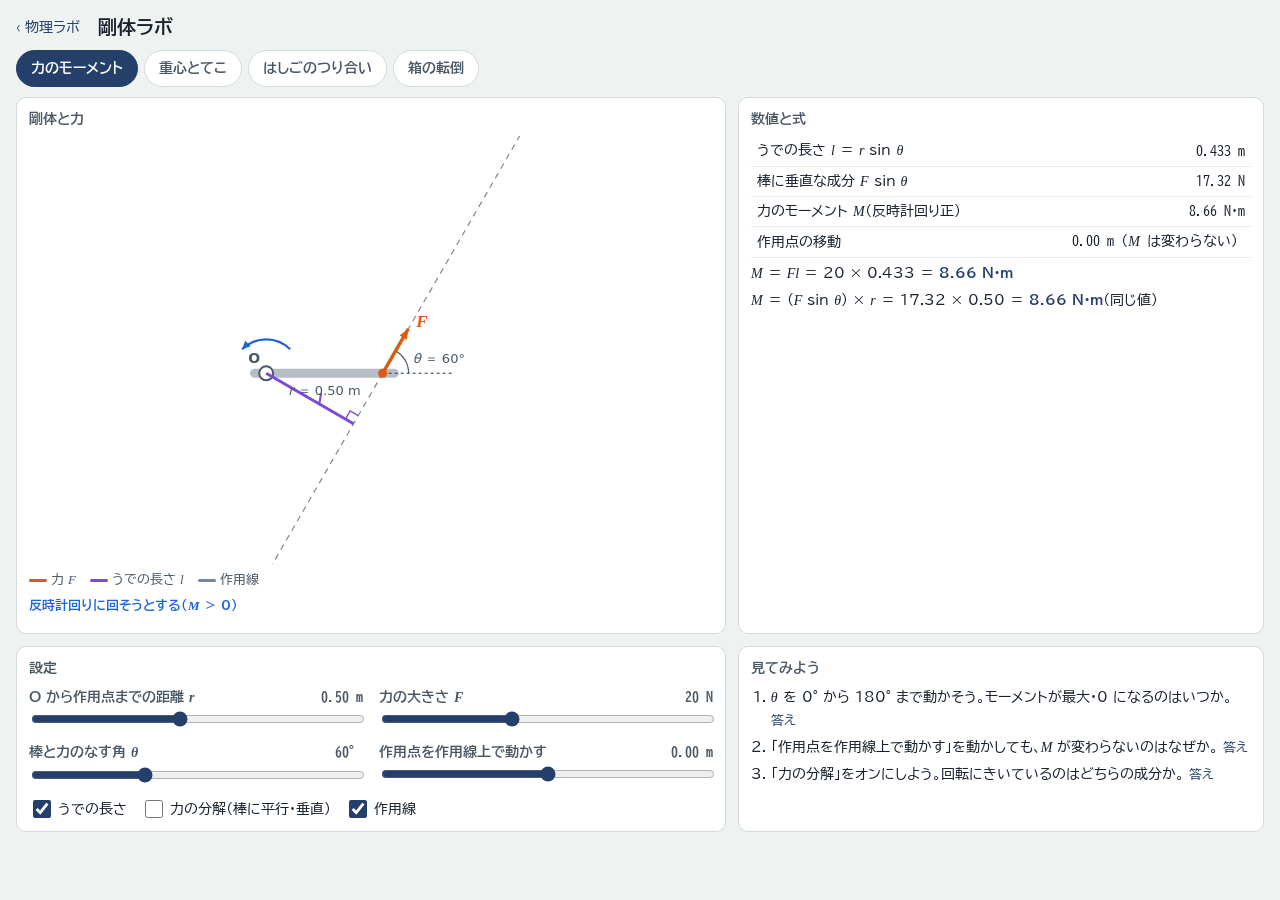
<file: anim/rigid.html>
<!doctype html>
<html lang="ja">
<head>
<meta charset="utf-8">
<meta name="viewport" content="width=device-width, initial-scale=1, viewport-fit=cover">
<title>剛体ラボ</title>
<link rel="preconnect" href="https://fonts.googleapis.com">
<link rel="preconnect" href="https://fonts.gstatic.com" crossorigin>
<link rel="stylesheet" href="https://fonts.googleapis.com/css2?family=BIZ+UDGothic&family=BIZ+UDPGothic:wght@400;700&display=swap">
<style>
/* Layout: 左に剛体と力の図（作用線・うでの長さ・回転の向き）、右に数値とモーメントの表・式。下に設定と「見てみよう」。 */
:root{
  --bg:#eef2f1; --surface:#ffffff; --surface2:#f6f8f8; --line:#d3dcda; --grid:#e6ecea; --grid2:#cfd9d6;
  --ink:#18222e; --ink2:#4a5866; --ink3:#7b8894;
  --ui:#24406a; --ui-soft:#e3eaf4;
  --pos:#1d64d8; --vel:#dd5a12; --acc:#22863a; --hl2:#7a4ad8; --hl2-a:rgba(122,74,216,.20); --neg-a:rgba(196,40,90,.18);
  --ghost:#8a96a3; --ground:#b9a888; --neg:#c4285a;
  --f-ui:"BIZ UDPGothic","Hiragino Kaku Gothic ProN","Yu Gothic UI","Meiryo",system-ui,sans-serif;
  --f-num:"BIZ UDGothic","BIZ UDPGothic",ui-monospace,"Consolas",monospace;
  --f-sym:"Bookman Old Style","Cambria Math","Cambria","Times New Roman",serif;
  --r:10px;
}
@media (prefers-color-scheme: dark){:root:not([data-theme="light"]){
  --bg:#10161c; --surface:#171f27; --surface2:#1d2630; --line:#2c3844; --grid:#222c36; --grid2:#33414e;
  --ink:#e4ebf1; --ink2:#a9b6c2; --ink3:#7d8a96; --ui:#8fb3ec; --ui-soft:#22324a;
  --pos:#62a3ff; --vel:#ff9150; --acc:#5dd27a; --hl2:#b293ff; --hl2-a:rgba(178,147,255,.24); --neg-a:rgba(255,92,140,.20);
  --ghost:#7e8b98; --ground:#6d6250; --neg:#ff6e9a; color-scheme:dark;}}
:root[data-theme="dark"]{
  --bg:#10161c; --surface:#171f27; --surface2:#1d2630; --line:#2c3844; --grid:#222c36; --grid2:#33414e;
  --ink:#e4ebf1; --ink2:#a9b6c2; --ink3:#7d8a96; --ui:#8fb3ec; --ui-soft:#22324a;
  --pos:#62a3ff; --vel:#ff9150; --acc:#5dd27a; --hl2:#b293ff; --hl2-a:rgba(178,147,255,.24); --neg-a:rgba(255,92,140,.20);
  --ghost:#7e8b98; --ground:#6d6250; --neg:#ff6e9a; color-scheme:dark;}
*{box-sizing:border-box}
[hidden]{display:none!important}
html,body{margin:0}
body{background:var(--bg);color:var(--ink);font-family:var(--f-ui);font-size:14px;line-height:1.6;padding:0 16px 32px;-webkit-text-size-adjust:100%}
.wrap{max-width:1280px;margin:0 auto}
.s{font-family:var(--f-sym);font-style:italic}
.vb{font-family:var(--f-sym);font-style:italic;font-weight:700}
sub{font-size:.72em;line-height:0}
.num{font-family:var(--f-num);font-variant-numeric:tabular-nums}
:focus-visible{outline:3px solid var(--ui);outline-offset:2px}
.top{display:flex;flex-wrap:wrap;align-items:center;gap:6px 18px;padding:12px 0 8px}
.top a.back{color:var(--ui);text-decoration:none;font-size:14px}
.top h1{font-size:19px;margin:0}
.tabs{display:flex;gap:6px;flex-wrap:wrap;margin:0 0 10px}
.tabs button{border:1.5px solid var(--line);background:var(--surface);color:var(--ink2);border-radius:999px;padding:6px 14px;font:inherit;font-weight:700;cursor:pointer}
.tabs button[aria-selected="true"]{background:var(--ui);border-color:var(--ui);color:var(--surface)}
.grid{display:grid;gap:12px}
@media (min-width:920px){.grid{grid-template-columns:minmax(0,1.35fr) minmax(0,1fr)}}
.card{background:var(--surface);border:1px solid var(--line);border-radius:var(--r);padding:10px 12px;min-width:0}
.card h2{font-size:14px;margin:0 0 6px;color:var(--ink2);font-weight:700}
canvas{display:block;width:100%;touch-action:pan-y}
#stage{aspect-ratio:16/10;min-height:240px}
@media (max-width:600px){#stage{aspect-ratio:1/1}}
#aux{aspect-ratio:16/10}
.graphs{display:grid;grid-template-columns:1fr 1fr;gap:8px}
.graphs canvas{aspect-ratio:4/3;background:var(--surface2);border-radius:6px}
.bar{display:flex;flex-wrap:wrap;align-items:center;gap:8px;margin-top:8px}
.btn{border:1.5px solid var(--ui);background:var(--ui);color:var(--surface);border-radius:8px;padding:6px 14px;font:inherit;font-weight:700;cursor:pointer;min-width:44px;min-height:36px}
.btn.ghost{background:transparent;color:var(--ui)}
.time{flex:1 1 160px;display:flex;align-items:center;gap:8px;min-width:0}
.time input{flex:1;min-width:0}
.ctrls{display:grid;gap:8px 16px;grid-template-columns:1fr}
@media (min-width:640px){.ctrls{grid-template-columns:1fr 1fr}}
.ctrl label{display:flex;justify-content:space-between;gap:8px;font-weight:700;color:var(--ink2)}
.ctrl input[type=range]{width:100%;accent-color:var(--ui)}
.ctrl select{font:inherit;padding:4px 6px;border-radius:6px;border:1px solid var(--line);background:var(--surface);color:var(--ink)}
.toggles{display:flex;flex-wrap:wrap;gap:6px 14px;margin-top:8px}
.toggles label{display:flex;align-items:center;gap:4px;cursor:pointer}
.toggles input{accent-color:var(--ui);width:18px;height:18px}
.legend{display:flex;flex-wrap:wrap;gap:4px 14px;font-size:13px;color:var(--ink2);margin-top:6px}
.legend i{display:inline-block;width:18px;height:3px;vertical-align:middle;margin-right:4px;border-radius:2px}
table.ro{border-collapse:collapse;width:100%;font-size:14px}
table.ro td{padding:3px 6px;border-bottom:1px solid var(--grid)}
table.ro td:last-child{text-align:right}
.eq{font-size:14px;margin:4px 0;overflow-wrap:anywhere}
.eq b{color:var(--ui)}
details.ask{margin-top:6px}
details.ask summary{cursor:pointer;font-weight:700;color:var(--ui)}
.qs{margin:6px 0 0;padding-left:1.4em}
.qs li{margin:4px 0}
.qs details{display:inline}
.qs details summary{display:inline;cursor:pointer;color:var(--ui);font-size:13px}
.note{font-size:13px;color:var(--ink3);margin:6px 0 0}
.tag{display:inline-block;font-size:11px;font-weight:700;border-radius:4px;padding:0 5px;margin-right:4px;vertical-align:1px;line-height:1.6}
.tag.c{color:#7a3db8;border:1px solid #7a3db8}
.tag.n{color:var(--ink3);border:1px solid var(--ink3)}
@media (prefers-color-scheme: dark){:root:not([data-theme="light"]) .tag.c{color:#c9a2ff;border-color:#c9a2ff}}
:root[data-theme="dark"] .tag.c{color:#c9a2ff;border-color:#c9a2ff}
</style>
</head>
<body>
<div class="wrap">
<header class="top">
  <a class="back" href="../index.html">‹ 物理ラボ</a>
  <h1>剛体ラボ</h1>
</header>
<nav class="tabs" role="tablist" aria-label="モード">
  <button role="tab" data-mode="moment">力のモーメント</button>
  <button role="tab" data-mode="balance">重心とてこ</button>
  <button role="tab" data-mode="ladder">はしごのつり合い</button>
  <button role="tab" data-mode="tip">箱の転倒</button>
</nav>

<div class="grid">
  <section class="card" aria-labelledby="hStage">
    <h2 id="hStage">剛体と力</h2>
    <canvas id="stage" role="img" aria-label="剛体と、はたらく力の作用線・うでの長さ"></canvas>
    <div class="legend" id="legend"></div>
    <p class="note" id="banner" style="font-weight:700"></p>
    <p class="note" id="stageNote"></p>
  </section>

  <section class="card" aria-labelledby="hRo">
    <h2 id="hRo">数値と式</h2>
    <div id="ro"></div>
    <div id="eqs"></div>
  </section>

  <section class="card" aria-labelledby="hCtrl">
    <h2 id="hCtrl">設定</h2>
    <div class="ctrls" id="ctrls"></div>
    <div class="toggles" id="toggles"></div>
  </section>

  <section class="card" aria-labelledby="hAsk">
    <h2 id="hAsk">見てみよう</h2>
    <ol class="qs" id="asks"></ol>
  </section>
</div>
</div>

<script src="../js/italic.js"></script>
<script>
(function(){
"use strict";
const $ = id => document.getElementById(id);
const DEF = {
  moment:{r:0.5, F:20, phi:60, s:0},
  balance:{mr:1.0, k:0, m1:1.0, x1:0.1, m2:0.5, x2:0.9, xp:0.5},
  ladder:{th:60, W:200, w:0, p:0.5, mu:0.4, ax:"A"},
  tip:{sc:"push", a:0.4, b:0.8, m:20, mu:0.6, h:0.6, F:0, th:0}
};
let mode = "moment";
const P = {};
const SHOW = {arm:true, comp:false, line:true};

/* ---------- format & drawing helpers ---------- */
const f = (n, d=2) => (Math.abs(n) < 0.5*Math.pow(10,-d) ? 0 : n).toFixed(d).replace("-", "−");
const S = s => `<span class="s">${s}</span>`;
function css(name){ return getComputedStyle(document.documentElement).getPropertyValue(name).trim(); }
function prep(cv){
  const r = cv.getBoundingClientRect(), dpr = window.devicePixelRatio || 1;
  const w = Math.max(1, Math.round(r.width)), h = Math.max(1, Math.round(r.height));
  if(cv.width !== Math.round(w*dpr) || cv.height !== Math.round(h*dpr)){ cv.width = Math.round(w*dpr); cv.height = Math.round(h*dpr); }
  const c = cv.getContext("2d"); c.setTransform(dpr,0,0,dpr,0,0); c.clearRect(0,0,w,h);
  return {c, w, h};
}
function arrow(c, x1, y1, x2, y2, color, w=2.6, dash){
  const L = Math.hypot(x2-x1, y2-y1); if(L < 1.5) return;
  c.save(); c.strokeStyle = color; c.fillStyle = color; c.lineWidth = w; if(dash) c.setLineDash(dash);
  c.beginPath(); c.moveTo(x1,y1); c.lineTo(x2,y2); c.stroke(); c.setLineDash([]);
  const a = Math.atan2(y2-y1, x2-x1), hl = Math.min(11, L*0.45);
  c.beginPath(); c.moveTo(x2,y2); c.lineTo(x2-hl*Math.cos(a-0.4), y2-hl*Math.sin(a-0.4)); c.lineTo(x2-hl*Math.cos(a+0.4), y2-hl*Math.sin(a+0.4)); c.closePath(); c.fill();
  c.restore();
}
function label(c, txt, x, y, color, align="left", font){
  c.save(); c.fillStyle = color; c.font = font || `13px ${css("--f-ui")}`; c.textAlign = align; c.textBaseline = "middle"; c.fillText(txt, x, y); c.restore();
}
const symFont = (px=14, bold) => `${bold ? "bold " : ""}italic ${px}px ${css("--f-sym")}`;
function fit(w, h, b, pad=16){
  const s = Math.min((w-2*pad)/(b.x1-b.x0), (h-2*pad)/(b.y1-b.y0));
  const ox = (w - (b.x1-b.x0)*s)/2, oy = (h - (b.y1-b.y0)*s)/2;
  return {s, X:x => ox + (x-b.x0)*s, Y:y => h - oy - (y-b.y0)*s};
}
function curvedArrow(c, cx, cy, R, sign, color){
  if(!sign) return;
  c.save(); c.strokeStyle = color; c.fillStyle = color; c.lineWidth = 2.2;
  const a0 = -Math.PI*0.75, a1 = -Math.PI*0.25;     // canvas angles (y down): upper arc
  c.beginPath();
  if(sign > 0){ c.arc(cx, cy, R, a1, a0, true); } else { c.arc(cx, cy, R, a0, a1, false); }
  c.stroke();
  const end = sign > 0 ? a0 : a1, ex = cx + R*Math.cos(end), ey = cy + R*Math.sin(end);
  const tang = sign > 0 ? end - Math.PI/2 : end + Math.PI/2;
  c.beginPath(); c.moveTo(ex, ey); c.lineTo(ex - 9*Math.cos(tang-0.45), ey - 9*Math.sin(tang-0.45)); c.lineTo(ex - 9*Math.cos(tang+0.45), ey - 9*Math.sin(tang+0.45)); c.closePath(); c.fill();
  c.restore();
}

/* ---------- controls ---------- */
const CTRLS = {
  moment:[["r","O から作用点までの距離 "+S("r"),0.1,1.0,0.01,"m",2],["F","力の大きさ "+S("F"),1,50,1,"N",0],["phi","棒と力のなす角 "+S("θ"),0,180,1,"°",0],["s","作用点を作用線上で動かす",-0.6,0.6,0.01,"m",2]],
  balance:[["mr","棒の質量",0,2,0.1,"kg",1],["k","密度のかたより "+S("k")+"（λ ∝ 1 ＋ "+S("k")+S("x")+"）",0,5,0.1,"",1],["m1","おもり1の質量",0,2,0.1,"kg",1],["x1","おもり1の位置",0,1,0.01,"m",2],["m2","おもり2の質量",0,2,0.1,"kg",1],["x2","おもり2の位置",0,1,0.01,"m",2],["xp","支点の位置",0,1,0.01,"m",2]],
  ladder:[["th","床とはしごのなす角 "+S("θ"),20,85,1,"°",0],["W","はしごの重さ",50,400,10,"N",0],["w","人の重さ",0,800,10,"N",0],["p","人の位置（A からはしごの長さの何割）",0,1,0.01,"",2],["mu","床の静止摩擦係数 "+S("μ"),0,1,0.01,"",2]]
};
const TIP_CTRLS = {
  push:[["a","箱の幅 "+S("a"),0.1,1.2,0.05,"m",2],["b","箱の高さ "+S("b"),0.2,1.5,0.05,"m",2],["m","質量 "+S("m"),5,50,1,"kg",0],["mu","静止摩擦係数 "+S("μ"),0.05,1,0.01,"",2],["h","押す高さ "+S("h")+"（高さ b まで）",0.05,1.5,0.05,"m",2],["F","押す力 "+S("F"),0,400,1,"N",0]],
  slope:[["a","箱の幅 "+S("a"),0.1,1.2,0.05,"m",2],["b","箱の高さ "+S("b"),0.2,1.5,0.05,"m",2],["m","質量 "+S("m"),5,50,1,"kg",0],["mu","静止摩擦係数 "+S("μ"),0.05,1,0.01,"",2],["th","斜面の傾き "+S("θ"),0,60,0.5,"°",1]]
};
const ctrlList = () => mode === "tip" ? TIP_CTRLS[P.sc === "slope" ? "slope" : "push"] : CTRLS[mode];
const TOGGLES = {
  moment:[["arm","うでの長さ"],["comp","力の分解（棒に平行・垂直）"],["line","作用線"]],
  balance:[], ladder:[], tip:[]
};
function buildControls(){
  $("ctrls").innerHTML = (mode === "tip" ? `<div class="ctrl"><label for="c-sc"><span>場面</span></label><select id="c-sc"><option value="push">床の上の箱を横から押す</option><option value="slope">斜面に置いた箱（斜面を傾ける）</option></select></div><div class="ctrl"><label><span>動かして確かめる</span></label><div style="display:flex;gap:8px"><button class="btn" type="button" id="tipGo">▶</button><button class="btn ghost" type="button" id="tipBack" aria-label="もとにもどす">⟲</button></div></div>` : "") + ctrlList().map(([k, lab, mn, mx, st]) =>
    `<div class="ctrl"><label for="c-${k}"><span>${lab}</span><span class="num" id="v-${k}"></span></label><input type="range" id="c-${k}" data-k="${k}" min="${mn}" max="${mx}" step="${st}"></div>`).join("")
    + (mode === "ladder" ? `<div class="ctrl"><label for="c-ax"><span>モーメントを考える点</span></label><select id="c-ax"><option value="A">A（床との接点）</option><option value="B">B（壁との接点）</option><option value="G">G（重心）</option></select></div>` : "")
    + (mode === "balance" ? `<div class="ctrl"><label><span>支点を重心に</span></label><button class="btn ghost" type="button" id="toG">支点を重心の位置へ</button></div>` : "");
  $("toggles").innerHTML = TOGGLES[mode].map(([k, lab]) => `<label><input type="checkbox" data-t="${k}" ${SHOW[k] ? "checked" : ""}>${lab}</label>`).join("");
  $("ctrls").querySelectorAll("input[type=range]").forEach(inp => inp.addEventListener("input", e => { P[e.target.dataset.k] = +e.target.value; update(); }));
  $("toggles").querySelectorAll("input").forEach(inp => inp.addEventListener("change", e => { SHOW[e.target.dataset.t] = e.target.checked; draw(); }));
  if($("c-sc")) $("c-sc").addEventListener("change", e => { P.sc = e.target.value; buildControls(); renderAsks(); update(); });
  if($("tipGo")) $("tipGo").addEventListener("click", () => tipStart());
  if($("tipBack")) $("tipBack").addEventListener("click", () => { tipReset(); update(); });
  if($("c-ax")) $("c-ax").addEventListener("change", e => { P.ax = e.target.value; update(); });
  if($("toG")) $("toG").addEventListener("click", () => { P.xp = Math.round(balanceData().xG*100)/100; update(); });
  const lg = {
    moment:`<span><i style="background:var(--vel)"></i>力 ${S("F")}</span><span><i style="background:var(--hl2)"></i>うでの長さ ${S("l")}</span><span><i style="background:var(--ink3)"></i>作用線</span>`,
    balance:`<span><i style="background:var(--vel)"></i>おもりの重さ</span><span><i style="background:var(--acc)"></i>全体の重力（重心 G）</span><span><i style="background:var(--pos)"></i>支点の力</span>`,
    tip:`<span><i style="background:var(--acc)"></i>重力 mg（点線は作用線）</span><span><i style="background:var(--pos)"></i>垂直抗力 N（作用点が動く）</span><span><i style="background:var(--hl2)"></i>摩擦力 f</span><span><i style="background:var(--vel)"></i>押す力 F</span>`,
    ladder:`<span><i style="background:var(--acc)"></i>重力 W（はしご）・w（人）</span><span><i style="background:var(--vel)"></i>壁の垂直抗力 N<sub>B</sub></span><span><i style="background:var(--pos)"></i>床の垂直抗力 N<sub>A</sub></span><span><i style="background:var(--hl2)"></i>床の摩擦力 f</span>`
  };
  $("legend").innerHTML = lg[mode];
}
function syncControls(){
  if($("c-sc")) $("c-sc").value = P.sc;
  ctrlList().forEach(([k, , , , , u, d]) => { const el = $("c-"+k); if(el){ el.value = P[k]; } const v = $("v-"+k); if(v) v.textContent = `${f(P[k], d)}${u ? " "+u : ""}`.replace(" °","°"); });
  if($("c-ax")) $("c-ax").value = P.ax;
  document.querySelectorAll(".tabs button").forEach(b => b.setAttribute("aria-selected", b.dataset.mode === mode));
}

/* ---------- moment ---------- */
function drawMoment(){
  const {c, w, h} = prep($("stage"));
  const ink2 = css("--ink2"), ink3 = css("--ink3"), vel = css("--vel"), hl2 = css("--hl2"), pos = css("--pos");
  const t = fit(w, h, {x0:-0.55, x1:1.45, y0:-0.75, y1:0.95});
  const phi = P.phi*Math.PI/180, ux = Math.cos(phi), uy = Math.sin(phi);
  const Px = P.r, Py = 0, Ax = Px + P.s*ux, Ay = Py + P.s*uy;   // moved application point
  const k = 0.55/50;                                             // m per N
  // rod
  c.strokeStyle = ink3; c.lineWidth = 9; c.lineCap = "round"; c.globalAlpha = 0.55;
  c.beginPath(); c.moveTo(t.X(-0.05), t.Y(0)); c.lineTo(t.X(Math.max(P.r, 0.1)+0.05), t.Y(0)); c.stroke(); c.globalAlpha = 1; c.lineCap = "butt";
  // pivot
  c.fillStyle = css("--surface"); c.strokeStyle = ink2; c.lineWidth = 2; c.beginPath(); c.arc(t.X(0), t.Y(0), 7, 0, 7); c.fill(); c.stroke();
  label(c, "O", t.X(0)-12, t.Y(0)-14, ink2, "center", `bold 14px ${css("--f-ui")}`);
  // action line
  if(SHOW.line){ c.strokeStyle = ink3; c.lineWidth = 1.2; c.setLineDash([6,5]); c.beginPath(); c.moveTo(t.X(Px-3*ux), t.Y(Py-3*uy)); c.lineTo(t.X(Px+3*ux), t.Y(Py+3*uy)); c.stroke(); c.setLineDash([]); }
  // arm
  const sdot = (0-Px)*ux + (0-Py)*uy, fx = Px + sdot*ux, fy = Py + sdot*uy, arm = Math.abs(Px*uy - Py*ux);
  if(SHOW.arm && arm > 1e-3){
    c.strokeStyle = hl2; c.lineWidth = 3; c.beginPath(); c.moveTo(t.X(0), t.Y(0)); c.lineTo(t.X(fx), t.Y(fy)); c.stroke();
    // right-angle mark
    const nx = -fx/arm, ny = -fy/arm, q = 0.04;
    c.lineWidth = 1.4; c.beginPath(); c.moveTo(t.X(fx+ux*q), t.Y(fy+uy*q)); c.lineTo(t.X(fx+ux*q+nx*q), t.Y(fy+uy*q+ny*q)); c.lineTo(t.X(fx+nx*q), t.Y(fy+ny*q)); c.stroke();
    label(c, "l", t.X(fx/2)+8, t.Y(fy/2)+2, hl2, "left", symFont(16, true));
  }
  // r label & angle
  label(c, `r ＝ ${f(P.r,2)} m`, t.X(P.r/2), t.Y(0)+18, ink2, "center");
  c.strokeStyle = ink2; c.lineWidth = 1.2; c.setLineDash([3,3]); c.beginPath(); c.moveTo(t.X(Px), t.Y(Py)); c.lineTo(t.X(Px+0.3), t.Y(Py)); c.stroke(); c.setLineDash([]);
  if(P.phi > 0){ c.beginPath(); c.arc(t.X(Px), t.Y(Py), 26, 0, -phi, true); c.stroke(); label(c, `θ ＝ ${P.phi}°`, t.X(Px)+30, t.Y(Py)-14 - (P.phi > 120 ? 0 : 0), ink2); }
  // force components
  if(SHOW.comp){
    arrow(c, t.X(Px), t.Y(Py), t.X(Px + P.F*k*ux), t.Y(Py), vel, 1.8, [5,4]);
    arrow(c, t.X(Px), t.Y(Py), t.X(Px), t.Y(Py + P.F*k*uy), vel, 1.8, [5,4]);
    label(c, `F sin θ ＝ ${f(P.F*uy,1)} N（回す）`, t.X(Px)-8, t.Y(Py + P.F*k*uy/2), vel, "right", `12px ${css("--f-ui")}`);
    label(c, `F cos θ（回さない）`, t.X(Px + P.F*k*ux), t.Y(Py) + 14, vel, ux >= 0 ? "left" : "right", `12px ${css("--f-ui")}`);
  }
  // force
  arrow(c, t.X(Ax), t.Y(Ay), t.X(Ax + P.F*k*ux), t.Y(Ay + P.F*k*uy), vel, 3.4);
  c.fillStyle = vel; c.beginPath(); c.arc(t.X(Ax), t.Y(Ay), 4.5, 0, 7); c.fill();
  label(c, "F", t.X(Ax + P.F*k*ux)+8, t.Y(Ay + P.F*k*uy)-6, vel, "left", symFont(17, true));
  if(Math.abs(P.s) > 0.005){ c.fillStyle = ink3; c.beginPath(); c.arc(t.X(Px), t.Y(Py), 3.5, 0, 7); c.fill(); }
  // rotation sense
  const Mz = P.F*(Px*uy - Py*ux);
  curvedArrow(c, t.X(0), t.Y(0), 34, Math.abs(Mz) < 1e-6 ? 0 : Math.sign(Mz), pos);
  $("banner").textContent = Math.abs(Mz) < 1e-6 ? "作用線が O を通るので、回転させない（M ＝ 0）" : (Mz > 0 ? "反時計回りに回そうとする（M ＞ 0）" : "時計回りに回そうとする（M ＜ 0）");
  $("banner").style.color = pos;
  const rows = [["うでの長さ "+S("l")+" ＝ "+S("r")+" sin "+S("θ"), `${f(arm,3)} m`],["棒に垂直な成分 "+S("F")+" sin "+S("θ"), `${f(P.F*uy,2)} N`],["力のモーメント "+S("M")+"（反時計回り正）", `${f(Mz,2)} N·m`],["作用点の移動", `${f(P.s,2)} m（${S("M")} は変わらない）`]];
  $("ro").innerHTML = table(rows);
  $("eqs").innerHTML = `<p class="eq">${S("M")} ＝ ${S("F")}${S("l")} ＝ ${P.F} × ${f(arm,3)} ＝ <b>${f(Math.abs(Mz),2)} N·m</b></p>
  <p class="eq">${S("M")} ＝ (${S("F")} sin ${S("θ")}) × ${S("r")} ＝ ${f(P.F*uy,2)} × ${f(P.r,2)} ＝ <b>${f(P.F*uy*P.r,2)} N·m</b>（同じ値）</p>`;
}

/* ---------- balance ---------- */
function balanceData(){
  const k = P.k, xGr = (0.5 + k/3)/(1 + k/2);
  const parts = [{n:"棒", m:P.mr, x:xGr}, {n:"おもり1", m:P.m1, x:P.x1}, {n:"おもり2", m:P.m2, x:P.x2}];
  const Mt = parts.reduce((a, q) => a + q.m, 0), Sx = parts.reduce((a, q) => a + q.m*q.x, 0);
  const xG = Mt > 0 ? Sx/Mt : 0.5;
  const tau = -9.8*parts.reduce((a, q) => a + q.m*(q.x - P.xp), 0);   // CCW positive
  return {parts, Mt, Sx, xG, tau, xGr};
}
function drawBalance(){
  const {c, w, h} = prep($("stage"));
  const ink2 = css("--ink2"), ink3 = css("--ink3"), vel = css("--vel"), acc = css("--acc"), pos = css("--pos");
  const D = balanceData();
  const t = fit(w, h, {x0:-0.12, x1:1.12, y0:-0.62, y1:0.42});
  const bal = Math.abs(D.tau) < 0.02;
  const ang = bal ? 0 : 0.30*Math.tanh(D.tau/1.5);       // radians, CCW positive
  const rot = (x, y) => { const dx = x - P.xp, c0 = Math.cos(ang), s0 = Math.sin(ang); return [P.xp + dx*c0 - y*s0, dx*s0 + y*c0]; };
  // ground ruler
  c.fillStyle = ink3; c.font = `11px ${css("--f-num")}`; c.textAlign = "center";
  for(let i = 0; i <= 10; i++){ const xx = i/10; c.fillRect(t.X(xx)-0.5, t.Y(-0.5), 1, 6); if(i%2 === 0) c.fillText(f(xx,1), t.X(xx), t.Y(-0.5)+18); }
  c.fillRect(t.X(0), t.Y(-0.5), t.X(1)-t.X(0), 1);
  label(c, "x〔m〕", t.X(1.1), t.Y(-0.5)-10, ink3, "right", `11px ${css("--f-ui")}`);
  // pivot
  c.fillStyle = ink2; c.beginPath(); c.moveTo(t.X(P.xp), t.Y(0)-1); c.lineTo(t.X(P.xp)-14, t.Y(-0.13)); c.lineTo(t.X(P.xp)+14, t.Y(-0.13)); c.closePath(); c.fill();
  // rod with density shading
  const thick = 0.035, N = 40;
  for(let i = 0; i < N; i++){
    const a = i/N, b = (i+1)/N, lam = (1 + P.k*(a+b)/2)/(1 + P.k);
    const p1 = rot(a, -thick/2), p2 = rot(b, -thick/2), p3 = rot(b, thick/2), p4 = rot(a, thick/2);
    c.fillStyle = ink2; c.globalAlpha = P.mr > 0 ? 0.15 + 0.6*lam : 0.12;
    c.beginPath(); c.moveTo(t.X(p1[0]), t.Y(p1[1])); c.lineTo(t.X(p2[0]), t.Y(p2[1])); c.lineTo(t.X(p3[0]), t.Y(p3[1])); c.lineTo(t.X(p4[0]), t.Y(p4[1])); c.closePath(); c.fill();
  }
  c.globalAlpha = 1;
  // weights
  [[P.m1, P.x1, "1"], [P.m2, P.x2, "2"]].forEach(([mm, xx, nm]) => {
    if(mm <= 0) return;
    const p = rot(xx, -thick/2), hang = 0.16, sz = 0.04 + 0.03*Math.sqrt(mm);
    c.strokeStyle = ink3; c.lineWidth = 1.2; c.beginPath(); c.moveTo(t.X(p[0]), t.Y(p[1])); c.lineTo(t.X(p[0]), t.Y(p[1]-hang)); c.stroke();
    c.fillStyle = vel; c.globalAlpha = 0.85; c.fillRect(t.X(p[0]-sz/2), t.Y(p[1]-hang), sz*t.s, sz*t.s); c.globalAlpha = 1;
    label(c, `${f(mm,1)} kg`, t.X(p[0]), t.Y(p[1]-hang-sz)+12, vel, "center", `12px ${css("--f-num")}`);
  });
  // center of gravity & weight arrow
  if(D.Mt > 0){
    const g = rot(D.xG, 0);
    arrow(c, t.X(g[0]), t.Y(g[1]), t.X(g[0]), t.Y(g[1]) + 30 + 14*D.Mt, acc, 3);
    c.fillStyle = acc; c.beginPath(); c.arc(t.X(g[0]), t.Y(g[1]), 5, 0, 7); c.fill();
    label(c, "G", t.X(g[0])+8, t.Y(g[1])-12, acc, "left", `bold 14px ${css("--f-ui")}`);
    if(P.mr > 0){ const gr = rot(D.xGr, 0); c.strokeStyle = ink2; c.lineWidth = 1.2; c.beginPath(); c.moveTo(t.X(gr[0])-5, t.Y(gr[1])+5); c.lineTo(t.X(gr[0])+5, t.Y(gr[1])-5); c.moveTo(t.X(gr[0])-5, t.Y(gr[1])-5); c.lineTo(t.X(gr[0])+5, t.Y(gr[1])+5); c.stroke(); }
    // support force
    arrow(c, t.X(P.xp), t.Y(-0.13)+0, t.X(P.xp), t.Y(-0.13) - (30 + 14*D.Mt), pos, 2.2, [5,3]);
  }
  curvedArrow(c, t.X(P.xp), t.Y(0), 30, bal ? 0 : Math.sign(D.tau), pos);
  $("banner").textContent = bal ? "つり合っている：支点のまわりのモーメントの和 ≒ 0（支点が重心の真下）" : (D.tau > 0 ? "反時計回りに回る（左が下がる）：重心が支点より左" : "時計回りに回る（右が下がる）：重心が支点より右");
  $("banner").style.color = bal ? acc : pos;
  const rows = D.parts.filter(q => q.m > 0).map(q => [`${q.n}（${S("m")} ＝ ${f(q.m,1)} kg、${S("x")} ＝ ${f(q.x,3)} m）`, `${S("m")}${S("x")} ＝ ${f(q.m*q.x,3)} kg·m`]);
  rows.push([`重心 ${S("x")}<sub>G</sub> ＝ Σ${S("m")}${S("x")} ÷ Σ${S("m")}`, `${f(D.Sx,3)} ÷ ${f(D.Mt,1)} ＝ ${f(D.xG,3)} m`]);
  rows.push([`支点のまわりのモーメントの和（反時計回り正）`, `${f(D.tau,2)} N·m`]);
  $("ro").innerHTML = table(rows);
  $("eqs").innerHTML = `<p class="eq"><span class="tag n">微積なし</span>${S("x")}<sub>G</sub> ＝ (${S("m")}<sub>棒</sub>${S("x")}<sub>棒</sub> ＋ ${S("m")}₁${S("x")}₁ ＋ ${S("m")}₂${S("x")}₂) ÷ (${S("m")}<sub>棒</sub> ＋ ${S("m")}₁ ＋ ${S("m")}₂)。棒の重心（×印）は、棒の質量がそこに集まっていると考える。</p>
  <p class="eq"><span class="tag c">微積</span>棒の線密度 ${S("λ")} ∝ 1 ＋ ${P.k ? f(P.k,1) : S("k")}${S("x")} のとき ${S("x")}<sub>棒</sub> ＝ ∫₀¹${S("x")}${S("λ")}d${S("x")} ÷ ∫₀¹${S("λ")}d${S("x")} ＝ (1/2 ＋ ${S("k")}/3) ÷ (1 ＋ ${S("k")}/2) ＝ <b>${f(D.xGr,3)} m</b>${P.k ? "" : "（一様：中点）"}</p>`;
}

/* ---------- ladder ---------- */
function ladderData(){
  const L = 4, th = P.th*Math.PI/180, cth = Math.cos(th), sth = Math.sin(th);
  const A = [0,0], B = [L*cth, L*sth], G = [L*cth/2, L*sth/2], H = [P.p*L*cth, P.p*L*sth];
  const NB = (P.W/2 + P.w*P.p)*cth/sth, NA = P.W + P.w, fr = NB, fmax = P.mu*NA;
  const forces = [
    {n:"はしごの重力", sh:"W", at:G, F:[0, -P.W], col:"--acc"},
    {n:"人が押す力", sh:"w", at:H, F:[0, -P.w], col:"--acc"},
    {n:"壁の垂直抗力 N<sub>B</sub>", sh:"N_B", at:B, F:[-NB, 0], col:"--vel"},
    {n:"床の垂直抗力 N<sub>A</sub>", sh:"N_A", at:A, F:[0, NA], col:"--pos"},
    {n:"床の摩擦力 f", sh:"f", at:A, F:[fr, 0], col:"--hl2"}
  ].filter(q => Math.hypot(q.F[0], q.F[1]) > 1e-9);
  const ax = {A, B, G}[P.ax];
  forces.forEach(q => { q.tau = (q.at[0]-ax[0])*q.F[1] - (q.at[1]-ax[1])*q.F[0]; });
  return {L, th, A, B, G, H, NB, NA, fr, fmax, forces, ax, slip: fr > fmax + 1e-9, mureq: NA > 0 ? fr/NA : 0};
}
function drawLadder(){
  const {c, w, h} = prep($("stage"));
  const ink2 = css("--ink2"), ink3 = css("--ink3");
  const D = ladderData();
  const t = fit(w, h, {x0:-1.6, x1:D.B[0]+1.2, y0:-0.5, y1:Math.max(D.B[1], 1.6)+0.5});
  // wall & floor
  c.fillStyle = css("--ground"); c.globalAlpha = 0.45;
  c.fillRect(t.X(D.B[0]), t.Y(D.B[1]+0.5), 12, t.Y(0)-t.Y(D.B[1]+0.5)); c.fillRect(t.X(-1.4), t.Y(0), t.X(D.B[0])-t.X(-1.4)+12, 10);
  c.globalAlpha = 1; c.strokeStyle = ink2; c.lineWidth = 1.5;
  c.beginPath(); c.moveTo(t.X(-1.4), t.Y(0)); c.lineTo(t.X(D.B[0]), t.Y(0)); c.lineTo(t.X(D.B[0]), t.Y(D.B[1]+0.5)); c.stroke();
  // ladder
  c.strokeStyle = ink3; c.lineWidth = 8; c.lineCap = "round"; c.globalAlpha = 0.6;
  c.beginPath(); c.moveTo(t.X(0), t.Y(0)); c.lineTo(t.X(D.B[0]), t.Y(D.B[1])); c.stroke(); c.globalAlpha = 1; c.lineCap = "butt";
  label(c, "A", t.X(0)-8, t.Y(0)+14, ink2, "right", `bold 14px ${css("--f-ui")}`);
  label(c, "B", t.X(D.B[0])-10, t.Y(D.B[1])-12, ink2, "right", `bold 14px ${css("--f-ui")}`);
  c.fillStyle = ink2; c.beginPath(); c.arc(t.X(D.G[0]), t.Y(D.G[1]), 4, 0, 7); c.fill(); label(c, "G", t.X(D.G[0])-8, t.Y(D.G[1])-10, ink2, "right");
  c.strokeStyle = ink2; c.lineWidth = 1.2; c.beginPath(); c.arc(t.X(0), t.Y(0), 30, -D.th, 0); c.stroke(); label(c, `${P.th}°`, t.X(0)+34, t.Y(0)-10, ink2);
  // person
  if(P.w > 0){
    const hx = t.X(D.H[0]), hy = t.Y(D.H[1]);
    c.strokeStyle = ink2; c.lineWidth = 2; c.beginPath(); c.arc(hx, hy-34, 7, 0, 7); c.moveTo(hx, hy-27); c.lineTo(hx, hy-8); c.moveTo(hx, hy-8); c.lineTo(hx-6, hy); c.moveTo(hx, hy-8); c.lineTo(hx+6, hy); c.moveTo(hx-8, hy-20); c.lineTo(hx+8, hy-20); c.stroke();
  }
  // axis marker
  c.strokeStyle = css("--ui"); c.lineWidth = 2.4; c.beginPath(); c.arc(t.X(D.ax[0]), t.Y(D.ax[1]), 11, 0, 7); c.stroke();
  // forces
  const maxF = Math.max(...D.forces.map(q => Math.hypot(q.F[0], q.F[1])), 1), k = 1.6/maxF;
  D.forces.forEach(q => {
    const col = css(q.col), x0 = t.X(q.at[0]), y0 = t.Y(q.at[1]);
    let x1 = t.X(q.at[0] + q.F[0]*k), y1 = t.Y(q.at[1] + q.F[1]*k);
    if(q.n.startsWith("人")){ x1 += 0; }
    arrow(c, x0, y0, x1, y1, col, 3);
    const v = Math.hypot(q.F[0], q.F[1]);
    const txt = `${q.sh} ${f(v,0)} N`;
    const right = q.F[0] > 0 || (q.F[0] === 0 && q.at === D.G);
    const isW = q.at === D.G, isH = q.at === D.H && q.F[1] < 0;
    const al = q.F[0] < 0 ? "right" : q.F[0] > 0 ? "left" : (q.at === D.A || isW) ? "right" : "left";
    label(c, txt, x1 + (al === "right" ? -6 : 6), y1 + (q.F[1] < 0 ? 4 : q.F[1] > 0 ? 6 : -10), col, al, `12px ${css("--f-ui")}`);
  });
  if(D.slip){
    arrow(c, t.X(0)+4, t.Y(0)+22, t.X(0)-40, t.Y(0)+22, css("--neg"), 2.4);
    label(c, "すべる！", t.X(0)-46, t.Y(0)+22, css("--neg"), "right", `bold 13px ${css("--f-ui")}`);
  }
  $("banner").textContent = D.slip ? `すべる：必要な摩擦力 ${f(D.fr,0)} N が最大摩擦力 μN ＝ ${f(D.fmax,0)} N を超える（必要な μ ≧ ${f(D.mureq,2)}）` : `静止できる：必要な摩擦力 ${f(D.fr,0)} N ≦ 最大摩擦力 ${f(D.fmax,0)} N`;
  $("banner").style.color = D.slip ? css("--neg") : css("--acc");
  const sum = D.forces.reduce((a, q) => a + q.tau, 0);
  const rows = D.forces.map(q => [q.n, `${f(q.tau,0)} N·m`]);
  rows.push([`<b>和（${P.ax} のまわり）</b>`, `<b>${f(sum,0)} N·m</b>`]);
  $("ro").innerHTML = `<p class="note" style="margin:0 0 4px">${P.ax} のまわりの力のモーメント（はしごの長さ 4.0 m、反時計回り正）。軸を変えても和は 0。</p>` + table(rows)
    + table([["N<sub>A</sub> ＝ はしご ＋ 人の重さ", `${f(D.NA,0)} N`],["N<sub>B</sub> ＝ f", `${f(D.NB,1)} N`],["必要な μ ＝ f ÷ N<sub>A</sub>", f(D.mureq,3)]]);
  $("eqs").innerHTML = `<p class="eq">A のまわり：N<sub>B</sub> × ${S("L")} sin ${S("θ")} ＝ (${S("W")}/2 ＋ ${S("w")}${S("p")}) × ${S("L")} cos ${S("θ")}　→　N<sub>B</sub> ＝ (${S("W")}/2 ＋ ${S("w")}${S("p")}) ÷ tan ${S("θ")}</p>
  <p class="eq">人がいないとき、必要な μ ＝ 1/(2 tan ${S("θ")}) ＝ <b>${f(1/(2*Math.tan(D.th)),3)}</b></p>`;
}

/* ---------- tip（箱の転倒とすべり） ---------- */
/* 「土台の座標」：底面にそって前（倒れる向き・すべる向き）を +u、底面に垂直に +v。
   床を押すときは θ ＝ 0、斜面では土台が θ だけ傾き、+u が斜面の下向き。 */
const GG = 9.8;
const TIP = {phase:"static", q:0, phi:0, om:0, sx:0, sv:0, ev:null, last:null};
const isPush = () => P.sc !== "slope";
function tipData(Fq, thq){
  const F = isPush() ? Fq : 0, th = (isPush() ? 0 : thq)*Math.PI/180, a = P.a, b = P.b, h = Math.min(P.h, b), m = P.m;
  const W = m*GG, N = W*Math.cos(th), fneed = F + W*Math.sin(th), fmax = P.mu*N;
  const Mtip = F*h + W*Math.sin(th)*b/2, Mrest = N*a/2;            // 前の下の辺のまわり：倒す向き・もどす向き
  const d = N > 0 ? Mtip/N : 0;                                       // 垂直抗力の作用点（底面の中心から前へ）
  const Fs = P.mu*W, Ft = W*a/(2*h);                                  // 押す：すべり出す力・倒れはじめる力
  const ths = Math.atan(P.mu)*180/Math.PI, tht = Math.atan(a/b)*180/Math.PI;  // 斜面：すべり出す角・倒れはじめる角
  return {F, th, a, b, h, m, W, N, fneed, fmax, Mtip, Mrest, d, Fs, Ft, ths, tht, slide: fneed > fmax + 1e-9, tip: d > a/2 + 1e-9};
}
function tipLimits(){ const D = tipData(0, 0); return isPush() ? {qs:D.Fs, qt:D.Ft, qmax:Math.max(400, 1.3*Math.max(Math.min(D.Fs, D.Ft), 1))} : {qs:D.ths, qt:D.tht, qmax:90}; }
function tipQ(){ return TIP.phase === "static" ? (isPush() ? P.F : P.th) : TIP.q; }
function tipReset(){ TIP.phase = "static"; TIP.phi = 0; TIP.om = 0; TIP.sx = 0; TIP.sv = 0; TIP.ev = null; TIP.last = null; }
function tipStart(){
  const L = tipLimits(), q0 = isPush() ? P.F : P.th, first = Math.min(L.qs, L.qt);
  tipReset(); TIP.q = q0;
  if(q0 >= first){ TIP.ev = L.qt <= L.qs ? "tip" : "slide"; TIP.phase = TIP.ev; }
  else { TIP.phase = "ramp"; TIP.rate = Math.max((first - q0)/3, 0.5); }
  TIP.last = null; requestAnimationFrame(tipLoop);
}
function tipStep(dt){
  const L = tipLimits();
  if(TIP.phase === "ramp"){
    TIP.q += TIP.rate*dt; const first = Math.min(L.qs, L.qt);
    if(TIP.q >= first){ TIP.q = first*1.01 + (isPush() ? 0.5 : 0.1); TIP.ev = L.qt <= L.qs ? "tip" : "slide"; TIP.phase = TIP.ev; }
    return;
  }
  const D = tipData(TIP.q, TIP.q);
  if(TIP.phase === "tip"){
    // 前の下の辺のまわりの回転（時計回りが正）。重力と押す力のモーメントだけ。
    const I = D.m*(D.a*D.a + D.b*D.b)/3, c = Math.cos(TIP.phi), s = Math.sin(TIP.phi);
    const rot = (x, y) => [x*c + y*s, -x*s + y*c];
    const g = rot(-D.a/2, D.b/2), p = rot(-D.a, D.h), gF = [D.W*Math.sin(D.th), -D.W*Math.cos(D.th)];
    const tau = -(g[0]*gF[1] - g[1]*gF[0]) - (p[0]*0 - p[1]*D.F);
    TIP.om += tau/I*dt; TIP.phi += TIP.om*dt;
    if(TIP.phi >= Math.PI/2){ TIP.phi = Math.PI/2; TIP.phase = "done"; }
    if(TIP.phi < 0){ TIP.phi = 0; TIP.phase = "done"; }
  } else if(TIP.phase === "slide"){
    const acc = (D.fneed - 0.8*P.mu*D.N)/D.m;   // 動摩擦係数は静止摩擦係数の 0.8 倍とする TIP.sv += acc*dt; TIP.sx += TIP.sv*dt;
    if(TIP.sx > (isPush() ? 1.6 : 1.4 - D.a/2 - 0.05)){ TIP.phase = "done"; }
  }
}
function tipLoop(ts){
  if(mode !== "tip" || !["ramp","tip","slide"].includes(TIP.phase)) return;
  if(TIP.last != null){ const dt = Math.min((ts - TIP.last)/1000, 0.05); for(let i = 0; i < 8; i++) tipStep(dt/8); }
  TIP.last = ts;
  const k = isPush() ? "F" : "th", el = $("v-"+k), inp = $("c-"+k);
  if(TIP.phase === "ramp" && el){ el.textContent = isPush() ? `${f(TIP.q,0)} N` : `${f(TIP.q,1)}°`; if(inp) inp.value = TIP.q; }
  drawTip();
  if(["ramp","tip","slide"].includes(TIP.phase)) requestAnimationFrame(tipLoop);
}
function drawTip(){
  const {c, w, h} = prep($("stage"));
  const ink2 = css("--ink2"), ink3 = css("--ink3"), neg = css("--neg");
  const q = tipQ(), D = tipData(q, q), L = tipLimits(), push = isPush();
  const ex = [Math.cos(D.th), -Math.sin(D.th)], ey = [Math.sin(D.th), Math.cos(D.th)];
  const Lb = 1.4;                                          // 斜面の板の長さの半分
  const Ob = push ? [0, 0] : [Lb - Lb*ex[0], -Lb*ex[1]];
  const Wd = (u, v) => [Ob[0] + u*ex[0] + v*ey[0], Ob[1] + u*ex[1] + v*ey[1]];
  const bnd = push ? {x0:-1.3, x1:2.3, y0:-0.3, y1:Math.max(P.b, P.a) + 0.35} : {x0:-Lb - 0.2, x1:Lb + 0.4, y0:-0.3, y1:2*Lb*Math.sin(Math.min(60, Math.max(L.qt, L.qs) + 8)*Math.PI/180) + Math.max(P.a, P.b)*0.6 + 0.3};
  const barH = 70, t = fit(w, h - barH, bnd, 14), X = p => t.X(p[0]), Y = p => t.Y(p[1]);
  // 床・斜面
  c.strokeStyle = ink2; c.lineWidth = 2;
  if(push){ c.beginPath(); c.moveTo(t.X(bnd.x0), t.Y(0)); c.lineTo(t.X(bnd.x1), t.Y(0)); c.stroke(); }
  else {
    const a0 = Wd(-Lb, 0), a1 = Wd(Lb, 0);
    c.fillStyle = css("--ground"); c.globalAlpha = 0.35; c.beginPath(); c.moveTo(X(a0), Y(a0)); c.lineTo(X(a1), Y(a1)); c.lineTo(X([a0[0], 0]), Y([a0[0], 0])); c.closePath(); c.fill(); c.globalAlpha = 1;
    c.beginPath(); c.moveTo(X(a0), Y(a0)); c.lineTo(X(a1), Y(a1)); c.stroke();
    c.beginPath(); c.moveTo(t.X(bnd.x0), t.Y(0)); c.lineTo(t.X(bnd.x1), t.Y(0)); c.stroke();
    c.lineWidth = 1.2; c.beginPath(); c.arc(X(a1), Y(a1), 34, Math.PI, Math.PI + D.th); c.stroke();
    label(c, `${f(q,1)}°`, X(a1) - 40, Y(a1) - 12, ink2, "right");
  }
  // 箱：前の下の辺（回転の軸）を基準に
  const piv = [D.a/2 + TIP.sx, 0], cph = Math.cos(TIP.phi), sph = Math.sin(TIP.phi);
  const B = (x, y) => { const xr = x*cph + y*sph, yr = -x*sph + y*cph; return Wd(piv[0] + xr, piv[1] + yr); };   // 軸から見た箱の点 → 世界
  const corners = [B(0,0), B(-D.a,0), B(-D.a,D.b), B(0,D.b)];
  c.fillStyle = css("--ui-soft"); c.strokeStyle = css("--ui"); c.lineWidth = 2; c.beginPath(); corners.forEach((p, i) => i ? c.lineTo(X(p), Y(p)) : c.moveTo(X(p), Y(p))); c.closePath(); c.fill(); c.stroke();
  const G = B(-D.a/2, D.b/2), Gx = X(G), Gy = Y(G);
  c.fillStyle = ink2; c.beginPath(); c.arc(Gx, Gy, 4, 0, 7); c.fill(); label(c, "G", Gx - 7, Gy - 10, ink2, "right", `bold 13px ${css("--f-ui")}`);
  // 重力の作用線（鉛直）と、底面との交点
  c.strokeStyle = css("--acc"); c.lineWidth = 1.2; c.setLineDash([4,4]); const sd = ((G[0]-Ob[0])*ey[0] + (G[1]-Ob[1])*ey[1])/Math.cos(D.th) + 0.15; c.beginPath(); c.moveTo(Gx, Gy); c.lineTo(Gx, t.Y(G[1] - sd)); c.stroke(); c.setLineDash([]);
  // 回転の軸（前の下の辺）
  const Pv = B(0, 0); c.strokeStyle = neg; c.lineWidth = 2; c.beginPath(); c.arc(X(Pv), Y(Pv), 7, 0, 7); c.stroke();
  if(TIP.phase !== "slide" && TIP.phase !== "done" || TIP.ev === "tip") label(c, "回転の軸", X(Pv) + 9, Y(Pv) + 14, neg, "left", `12px ${css("--f-ui")}`);
  // 力（静止またはゆっくり増やしている間）
  const still = TIP.phase === "static" || TIP.phase === "ramp";
  const k = 0.4*Math.max(D.b, 0.5)/Math.max(D.W, D.F, 1);
  const fa = (p, F, col, txt, al) => { const e = [p[0] + F[0]*k, p[1] + F[1]*k]; arrow(c, X(p), Y(p), X(e), Y(e), css(col), 3); label(c, txt, X(e) + (al === "right" ? -6 : 6), Y(e), css(col), al || "left", `12px ${css("--f-ui")}`); };
  fa(G, [0, -D.W], "--acc", `mg ${f(D.W,0)} N`, "left");
  if(push && D.F > 0 && TIP.phase !== "done"){ const pF = B(-D.a, D.h), s0 = [pF[0] - D.F*k, pF[1]]; arrow(c, X(s0), Y(s0), X(pF), Y(pF), css("--vel"), 3); label(c, `F ${f(D.F,0)} N`, X(s0) - 6, Y(s0), css("--vel"), "right", `12px ${css("--f-ui")}`); }
  if(still){
    const dd = Math.min(D.d, D.a/2), pN = Wd(dd + TIP.sx, 0), pf = Wd(TIP.sx, 0);
    fa(pN, [D.N*ey[0], D.N*ey[1]], "--pos", `N ${f(D.N,0)} N`, "left");
    const fr = Math.min(D.fneed, D.fmax); if(fr > 0.5) fa(pf, [-fr*ex[0], -fr*ex[1]], "--hl2", `f ${f(fr,0)} N`, "right");
    // 作用点の位置の目盛り
    const pc = Wd(TIP.sx, 0), pe = Wd(D.a/2 + TIP.sx, 0);
    c.fillStyle = css("--pos"); c.beginPath(); c.arc(X(pN), Y(pN), 4, 0, 7); c.fill();
    c.strokeStyle = ink3; c.lineWidth = 1; c.beginPath(); c.moveTo(X(pc), Y(pc)); c.lineTo(X(Wd(TIP.sx, -0.12)), Y(Wd(TIP.sx, -0.12))); c.stroke();
  }
  // 結果
  const msg = {
    static: D.tip && D.slide ? "このままでは静止できない（倒れる条件もすべる条件も満たす）" : D.tip ? "このままでは静止できない：倒れる" : D.slide ? "このままでは静止できない：すべる" : `静止できる：N の作用点は中心から前へ ${f(D.d*100,1)} cm（端まで ${f(D.a*50,1)} cm）`,
    ramp: push ? "押す力をだんだん強くしている…" : "斜面をだんだん傾けている…",
    tip: "倒れはじめた：N の作用点が前の辺に達し、重力のモーメントが支えきれない",
    slide: "すべりはじめた：必要な摩擦力が最大摩擦力 μN を超えた（動摩擦係数は μ の 0.8 倍とした）",
    done: TIP.ev === "tip" ? "倒れた（すべるより先に倒れる条件になった）" : "すべった（倒れるより先にすべる条件になった）"
  }[TIP.phase];
  $("banner").textContent = msg; $("banner").style.color = TIP.phase === "static" && !D.tip && !D.slide ? css("--acc") : TIP.phase === "ramp" ? css("--ui") : neg;
  // 下の数直線：すべり出す値・倒れはじめる値
  const y0 = h - barH + 30, xl = 16, xr = w - 16, sc = v => xl + (xr - xl)*Math.min(v, L.qmax)/L.qmax;
  c.strokeStyle = ink2; c.lineWidth = 1.5; c.beginPath(); c.moveTo(xl, y0); c.lineTo(xr, y0); c.stroke();
  label(c, push ? `押す力 F〔N〕（▼ がいまの値）` : `傾きの角 θ〔°〕（▼ がいまの値）`, xl, y0 - 22, ink2, "left", `12px ${css("--f-ui")}`);
  label(c, push ? `${f(L.qmax,0)}` : "90", xr, y0 - 9, ink3, "right", `11px ${css("--f-num")}`);
  const xt = sc(L.qt), xs = sc(L.qs), close = Math.abs(xt - xs) < 90;
  const mark = (x, col, txt, row) => { c.strokeStyle = col; c.lineWidth = 2; c.beginPath(); c.moveTo(x, y0 - 6); c.lineTo(x, y0 + 6); c.stroke(); label(c, txt, Math.min(Math.max(x, xl + 46), xr - 46), y0 + 14 + 14*row, col, "center", `bold 11px ${css("--f-ui")}`); };
  mark(xt, neg, `倒れる ${push ? f(L.qt,0) + " N" : f(L.qt,1) + "°"}`, 0); mark(xs, css("--hl2"), `すべる ${push ? f(L.qs,0) + " N" : f(L.qs,1) + "°"}`, close ? 1 : 0);
  const xq = sc(q); c.fillStyle = css("--ui"); c.beginPath(); c.moveTo(xq, y0 - 2); c.lineTo(xq - 6, y0 - 12); c.lineTo(xq + 6, y0 - 12); c.closePath(); c.fill();
  // 数値と式
  $("ro").innerHTML = table([
    ["重さ mg・垂直抗力 N", `${f(D.W,0)} N・${f(D.N,0)} N`],
    ["必要な摩擦力 f・最大摩擦力 μN", `${f(D.fneed,1)} N・${f(D.fmax,1)} N`],
    ["前の辺のまわり：倒す向きのモーメント", `${f(D.Mtip,1)} N·m`],
    ["前の辺のまわり：もどす向き（N が中心にあるとき）N·a/2", `${f(D.Mrest,1)} N·m`],
    ["N の作用点（中心から前へ）d ／ 端 a/2", `${f(D.d,3)} m ／ ${f(D.a/2,3)} m`],
    push ? ["倒れはじめる力・すべり出す力", `${f(D.Ft,1)} N・${f(D.Fs,1)} N`] : ["倒れはじめる角・すべり出す角", `${f(D.tht,1)}°・${f(D.ths,1)}°`]
  ]);
  $("eqs").innerHTML = push
    ? `<p class="eq">すべらない：${S("F")} ≦ ${S("μ")}${S("m")}${S("g")}　倒れない（前の下の辺のまわり）：${S("F")}${S("h")} ≦ ${S("m")}${S("g")} · ${S("a")}/2</p>
<p class="eq">N の作用点は ${S("d")} ＝ ${S("F")}${S("h")}/(${S("m")}${S("g")}) だけ前へ動き、${S("d")} ＝ ${S("a")}/2（前の辺）で倒れはじめる。<b>倒れるのが先</b> ⇔ ${S("m")}${S("g")}${S("a")}/(2${S("h")}) ＜ ${S("μ")}${S("m")}${S("g")} ⇔ ${S("h")} ＞ ${S("a")}/(2${S("μ")}) ＝ <b>${f(D.a/(2*P.mu || 1e-9),2)} m</b></p>`
    : `<p class="eq">すべらない：${S("m")}${S("g")} sin ${S("θ")} ≦ ${S("μ")}${S("m")}${S("g")} cos ${S("θ")} ⇔ tan ${S("θ")} ≦ ${S("μ")}　倒れない：重力の作用線が底面の内側を通る ⇔ tan ${S("θ")} ≦ ${S("a")}/${S("b")}</p>
<p class="eq"><b>倒れるのが先</b> ⇔ ${S("a")}/${S("b")} ＜ ${S("μ")}（細長い箱ほど・摩擦が大きいほど倒れやすい）。いまは ${S("a")}/${S("b")} ＝ ${f(D.a/D.b,2)}、${S("μ")} ＝ ${f(P.mu,2)}</p>`;
  const btn = $("tipGo"); if(btn) btn.textContent = TIP.phase === "static" ? (q >= Math.min(L.qs, L.qt) ? (push ? "▶ この力で押す" : "▶ この角度で置く") : (push ? "▶ だんだん強く押す" : "▶ だんだん傾ける")) : "▶ もう一度";
}

function table(rows){ return `<table class="ro">${rows.map(r => `<tr><td>${r[0]}</td><td class="num">${r[1]}</td></tr>`).join("")}</table>`; }

const ASKS = {
  tip:[
    ["「だんだん強く押す」を押そう。押す力を強くすると、垂直抗力 N の作用点はどう動くか。", "前（押す向き）へ動く。作用点が前の下の辺に達したとき（d ＝ a/2）が倒れはじめる限界。"],
    ["押す高さ h を低くしていくと、倒れるのとすべるのはどちらが先になるか。", "すべるのが先になる。倒れはじめる力 mga/(2h) は h が小さいほど大きく、h ＜ a/(2μ) ならすべり出す力 μmg のほうが小さい。"],
    ["「斜面」で、箱の幅 a を大きくしていくと結果はどう変わるか。", "a/b ＞ μ になると、倒れる前にすべる。幅の広い（低い）箱はすべり、細長い箱は倒れる。"],
    ["斜面で倒れはじめるとき、重心 G を通る鉛直線（緑の点線）はどこを通っているか。", "底面の前の辺（回転の軸）をちょうど通る。それより外を通ると、重力のモーメントが箱を倒す向きになる。tan θ ＝ a/b。"]
  ],
  moment:[
    ["θ を 0° から 180° まで動かそう。モーメントが最大・0 になるのはいつか。", "θ ＝ 90°（棒に垂直）で最大、θ ＝ 0°・180°（作用線が O を通る）で 0。"],
    ["「作用点を作用線上で動かす」を動かしても、M が変わらないのはなぜか。", "うでの長さ（O から作用線までの距離）が変わらないから。"],
    ["「力の分解」をオンにしよう。回転にきいているのはどちらの成分か。", "棒に垂直な成分 F sin θ。棒に平行な成分は作用線が O を通るので回さない。"]
  ],
  balance:[
    ["おもりを1つ（m₁ ＝ 0 にする）にして、支点を動かしてつり合わせよう。このとき支点はどこにあるか。", "重心 G の真下。支点のまわりの重力のモーメントの和が 0 になる。"],
    [S("k") + " を大きくすると、棒の重心（×印）はどちらへ動くか。", "右（重いほう）。k ＝ 3 なら (1/2 ＋ 1)/(1 ＋ 1.5) ＝ 0.60 m。"],
    ["棒の質量を 0 にして、1.0 kg を 0.10 m、0.5 kg を 0.90 m に置いたときの重心を計算し、確かめよう。", "(0.10 ＋ 0.45) ÷ 1.5 ≒ 0.367 m。"]
  ],
  ladder:[
    ["モーメントを考える点を A・B・G に変えよう。各力のモーメントは変わるが、和はどうなるか。", "いつも 0。つり合っていれば、どの点のまわりでも和は 0。"],
    ["はしごを寝かせていく（θ を小さくする）と、必要な摩擦力はどうなるか。", "大きくなる。必要な μ ＝ 1/(2 tan θ) は θ が小さいほど大きい。"],
    ["人がはしごを登っていく（位置を 0 → 1 にする）と、どこですべりやすくなるか。", "上に行くほど N_B ＝ f が大きくなり、すべりやすい。はしごの上のほうが危ない。"]
  ]
};
function renderAsks(){ $("asks").innerHTML = ASKS[mode].map(a => `<li>${a[0]} <details><summary>答え</summary> ${a[1]}</details></li>`).join(""); }

function draw(){ $("stageNote").textContent = mode === "balance" ? "下の目盛りは、傾く前の棒の位置 x〔m〕。棒の濃さは密度（濃いほど重い）、×印は棒だけの重心。" : ""; ({moment:drawMoment, balance:drawBalance, ladder:drawLadder, tip:drawTip})[mode](); }
function setHash(){
  const keys = Object.keys(DEF[mode]);
  try{ history.replaceState(null, "", "#" + mode + keys.map(k => `&${k}=${P[k]}`).join("")); }catch(e){}
}
function update(){ if(mode === "tip") tipReset(); syncControls(); setHash(); draw(); }
function setMode(m, params){
  mode = m; Object.keys(P).forEach(k => delete P[k]); Object.assign(P, DEF[m], params || {});
  buildControls(); renderAsks(); update();
}
function readHash(){
  const parts = location.hash.replace(/^#/, "").split("&");
  const m = DEF[parts[0]] ? parts[0] : "moment", prm = {};
  parts.slice(1).forEach(kv => { const [k, v] = kv.split("="); if(!(k in DEF[m])) return; if(k === "ax") prm[k] = ["A","B","G"].includes(v) ? v : "A"; else if(k === "sc") prm[k] = v === "slope" ? "slope" : "push"; else { const n = parseFloat(v); if(!isNaN(n)) prm[k] = n; } });
  setMode(m, prm);
}
document.querySelectorAll(".tabs button").forEach(b => b.addEventListener("click", () => setMode(b.dataset.mode)));
window.addEventListener("hashchange", readHash);
window.addEventListener("resize", draw);
if(window.matchMedia){ const mq = window.matchMedia("(prefers-color-scheme: dark)"); if(mq.addEventListener) mq.addEventListener("change", draw); }
readHash();
})();

if(window.ITALIC) window.ITALIC.auto("s");
</script>
</body>
</html>
</file>
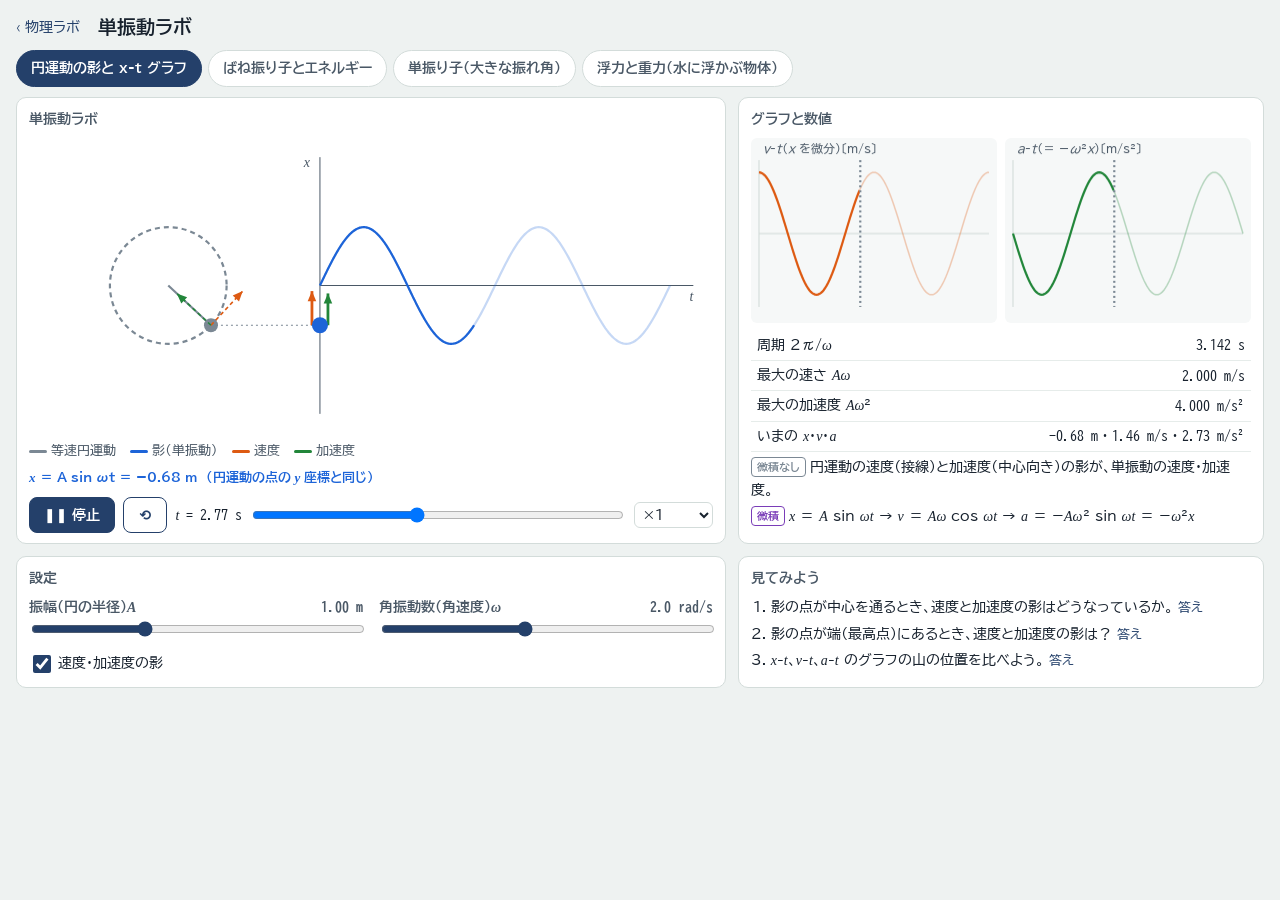
<file: anim/shm.html>
<!doctype html>
<html lang="ja">
<head>
<meta charset="utf-8">
<meta name="viewport" content="width=device-width, initial-scale=1, viewport-fit=cover">
<title>単振動ラボ</title>
<link rel="preconnect" href="https://fonts.googleapis.com">
<link rel="preconnect" href="https://fonts.gstatic.com" crossorigin>
<link rel="stylesheet" href="https://fonts.googleapis.com/css2?family=BIZ+UDGothic&family=BIZ+UDPGothic:wght@400;700&display=swap">
<link rel="stylesheet" href="lab.css">
<script src="../js/italic.js"></script>
<script src="lab-common.js"></script>
</head>
<body>
<script>
(function(){
"use strict";
const {f, S, V, css, prep, arrow, label, symFont, uiFont, numFont, fit, disc, table, graph} = LAB;
const G = 9.8, PI2 = Math.PI*2;
const frac = (a, b) => `<span style="display:inline-flex;flex-direction:column;vertical-align:middle;text-align:center;font-size:.92em;line-height:1.15;margin:0 2px"><span style="border-bottom:1px solid currentColor;padding:0 2px">${a}</span><span>${b}</span></span>`;

function spring(c, x1, y1, x2, y2, coils, amp, color){
  const L = Math.hypot(x2-x1, y2-y1), ux = (x2-x1)/L, uy = (y2-y1)/L, nx = -uy, ny = ux, lead = Math.min(10, L*0.1);
  c.strokeStyle = color; c.lineWidth = 1.8; c.beginPath(); c.moveTo(x1, y1); c.lineTo(x1 + ux*lead, y1 + uy*lead);
  const n = coils*2;
  for(let i = 1; i < n; i++){ const s = lead + (L - 2*lead)*i/n, sgn = i % 2 ? 1 : -1; c.lineTo(x1 + ux*s + nx*amp*sgn, y1 + uy*s + ny*amp*sgn); }
  c.lineTo(x2 - ux*lead, y2 - uy*lead); c.lineTo(x2, y2); c.stroke();
}

/* ---------- 円運動の影 ---------- */
const circle = {
  label:"円運動の影と x-t グラフ",
  params:[["A","振幅（円の半径）"+S("A"),0.5,2,0.05,"m",2,1],["w","角振動数（角速度）"+S("ω"),0.5,4,0.1,"rad/s",1,2]],
  toggles:[["vec","速度・加速度の影",true]],
  timed:true, graphs:2, aspect:"16/7",
  legend:`<span><i style="background:var(--ink3)"></i>等速円運動</span><span><i style="background:var(--pos)"></i>影（単振動）</span><span><i style="background:var(--vel)"></i>速度</span><span><i style="background:var(--acc)"></i>加速度</span>`,
  reset(){}, duration(P){ return 2*PI2/P.w; }, step(){},
  draw(ctx){
    const {P, t, T} = ctx; const {c, w, h} = prep(ctx.stage);
    const D = ctx.dur, tw = 6.0;   // 横軸：時間 D を幅 tw の区間に
    const tf = fit(w, h, {x0:-2.25, x1:3.2 + tw, y0:-2.25, y1:2.25}, 8);
    const ink2 = css("--ink2"), ink3 = css("--ink3"), pos = css("--pos"), vel = css("--vel"), acc = css("--acc");
    const ph = P.w*t, cx = Math.cos(ph)*P.A, cy = Math.sin(ph)*P.A, ax0 = 2.6;
    c.strokeStyle = ink3; c.setLineDash([5,4]); c.beginPath(); c.arc(tf.X(0), tf.Y(0), P.A*tf.s, 0, PI2); c.stroke(); c.setLineDash([]);
    c.strokeStyle = ink3; c.beginPath(); c.moveTo(tf.X(0), tf.Y(0)); c.lineTo(tf.X(cx), tf.Y(cy)); c.stroke();
    disc(c, tf.X(cx), tf.Y(cy), 7, ink3);
    // projection line and axis
    c.strokeStyle = ink3; c.lineWidth = 1; c.setLineDash([2,3]); c.beginPath(); c.moveTo(tf.X(cx), tf.Y(cy)); c.lineTo(tf.X(ax0), tf.Y(cy)); c.stroke(); c.setLineDash([]);
    c.strokeStyle = ink2; c.beginPath(); c.moveTo(tf.X(ax0), tf.Y(-2.2)); c.lineTo(tf.X(ax0), tf.Y(2.2)); c.moveTo(tf.X(ax0), tf.Y(0)); c.lineTo(tf.X(ax0 + tw + 0.4), tf.Y(0)); c.stroke();
    label(c, "x", tf.X(ax0) - 10, tf.Y(2.1), ink2, "right", symFont(14)); label(c, "t", tf.X(ax0 + tw + 0.4), tf.Y(0) + 12, ink2, "right", symFont(14));
    // x-t trace
    c.strokeStyle = pos; c.lineWidth = 2.2; c.beginPath();
    for(let i = 0; i <= 200; i++){ const s = t*i/200; const X = tf.X(ax0 + s/D*tw), Y = tf.Y(P.A*Math.sin(P.w*s)); i ? c.lineTo(X, Y) : c.moveTo(X, Y); } c.stroke();
    c.strokeStyle = pos; c.globalAlpha = 0.25; c.beginPath();
    for(let i = 0; i <= 200; i++){ const s = D*i/200; const X = tf.X(ax0 + s/D*tw), Y = tf.Y(P.A*Math.sin(P.w*s)); i ? c.lineTo(X, Y) : c.moveTo(X, Y); } c.stroke(); c.globalAlpha = 1;
    // shadow point & vectors
    const sx = tf.X(ax0), sy = tf.Y(cy);
    if(T.vec){
      const vy = P.A*P.w*Math.cos(ph), ay = -P.A*P.w*P.w*Math.sin(ph), kv = 0.8/(P.A*P.w), ka = 0.8/(P.A*P.w*P.w);
      arrow(c, tf.X(cx), tf.Y(cy), tf.X(cx - P.A*P.w*Math.sin(ph)*kv), tf.Y(cy + vy*kv), vel, 1.6, [4,3]);
      arrow(c, tf.X(cx), tf.Y(cy), tf.X(cx - cx*P.w*P.w*ka), tf.Y(cy - cy*P.w*P.w*ka), acc, 1.6, [4,3]);
      arrow(c, sx - 8, sy, sx - 8, sy - vy*kv*tf.s, vel, 2.8); arrow(c, sx + 8, sy, sx + 8, sy - ay*ka*tf.s, acc, 2.8);
    }
    disc(c, sx, sy, 8, pos);
    ctx.banner(`x ＝ A sin ωt ＝ ${f(cy,2)} m　（円運動の点の y 座標と同じ）`, "--pos");
    graph(ctx.graphs[0], {title:"v-t（x を微分）", unit:"m/s", tmax:D, t, series:[{fn:s => P.A*P.w*Math.cos(P.w*s), color:"--vel"}]});
    graph(ctx.graphs[1], {title:"a-t（＝ −ω²x）", unit:"m/s²", tmax:D, t, series:[{fn:s => -P.A*P.w*P.w*Math.sin(P.w*s), color:"--acc"}]});
    ctx.ro(table([[`周期 2π/${S("ω")}`, `${f(PI2/P.w,3)} s`], [`最大の速さ ${S("A")}${S("ω")}`, `${f(P.A*P.w,3)} m/s`], [`最大の加速度 ${S("A")}${S("ω")}²`, `${f(P.A*P.w*P.w,3)} m/s²`], [`いまの x・v・a`, `${f(cy,2)} m・${f(P.A*P.w*Math.cos(ph),2)} m/s・${f(-P.w*P.w*cy,2)} m/s²`]]));
    ctx.eqs(`<p class="eq"><span class="tag n">微積なし</span>円運動の速度（接線）と加速度（中心向き）の影が、単振動の速度・加速度。</p><p class="eq"><span class="tag c">微積</span>${S("x")} ＝ ${S("A")} sin ${S("ω")}${S("t")} → ${S("v")} ＝ ${S("A")}${S("ω")} cos ${S("ω")}${S("t")} → ${S("a")} ＝ −${S("A")}${S("ω")}² sin ${S("ω")}${S("t")} ＝ −${S("ω")}²${S("x")}</p>`);
  },
  asks:[
    ["影の点が中心を通るとき、速度と加速度の影はどうなっているか。", "速度は最大、加速度は 0。円運動の加速度が水平になり、縦の成分がないから。"],
    ["影の点が端（最高点）にあるとき、速度と加速度の影は？", "速度は 0、加速度は最大で下向き（中心向き）。"],
    ["x-t、v-t、a-t のグラフの山の位置を比べよう。", "v は x より 1/4 周期早く、a は x と上下逆（a ＝ −ω²x）。"]
  ]
};

/* ---------- ばね振り子 ---------- */
const springMode = {
  label:"ばね振り子とエネルギー",
  params:[["k","ばね定数 "+S("k"),5,100,1,"N/m",0,20],["m","質量 "+S("m"),0.1,2,0.05,"kg",2,0.2],["A","振幅 "+S("A"),0.02,0.2,0.005,"m",3,0.1]],
  selects:[["dir","向き",[["h","水平"],["v","鉛直（つるす）"]],"h"]],
  timed:true, graphs:4,
  legend:`<span><i style="background:var(--pos)"></i>位置 ${S("x")}</span><span><i style="background:var(--vel)"></i>運動エネルギー</span><span><i style="background:var(--hl2)"></i>弾性エネルギー（中心から）</span><span><i style="background:var(--acc)"></i>和</span>`,
  reset(){}, duration(P){ return 3*PI2*Math.sqrt(P.m/P.k); }, step(){},
  draw(ctx){
    const {P, t} = ctx; const {c, w, h} = prep(ctx.stage);
    const om = Math.sqrt(P.k/P.m), x = P.A*Math.cos(om*t), v = -P.A*om*Math.sin(om*t), d0 = P.dir === "v" ? P.m*G/P.k : 0;
    const ink2 = css("--ink2"), ink3 = css("--ink3"), pos = css("--pos"), vel = css("--vel"), hl2 = css("--hl2"), acc = css("--acc");
    const L0 = 0.3;   // 自然の長さ（描画用）
    if(P.dir === "h"){
      const tf = fit(w, h, {x0:-0.05, x1:L0 + 0.25 + 0.15, y0:-0.12, y1:0.2});
      c.fillStyle = css("--ground"); c.globalAlpha = 0.5; c.fillRect(tf.X(-0.05), tf.Y(0), w, 8); c.fillRect(tf.X(-0.05), tf.Y(0.2), tf.X(0) - tf.X(-0.05), tf.Y(0) - tf.Y(0.2)); c.globalAlpha = 1;
      const bw = 0.06, bx = L0 + x;
      spring(c, tf.X(0), tf.Y(0.03), tf.X(bx), tf.Y(0.03), 12, 7, ink2);
      c.fillStyle = pos; c.fillRect(tf.X(bx), tf.Y(0.06), bw*tf.s, 0.06*tf.s);
      [[L0, "中心（自然の長さ）"], [L0 + P.A, "+A"], [L0 - P.A, "−A"]].forEach(([xx, lab], i) => { c.strokeStyle = ink3; c.setLineDash([3,3]); c.beginPath(); c.moveTo(tf.X(xx), tf.Y(0.15)); c.lineTo(tf.X(xx), tf.Y(-0.02)); c.stroke(); c.setLineDash([]); label(c, lab, tf.X(xx), tf.Y(-0.06) + (i ? 0 : 14), ink3, "center", uiFont(11)); });
      arrow(c, tf.X(bx + bw/2), tf.Y(0.1), tf.X(bx + bw/2 + v*0.15), tf.Y(0.1), vel, 2.4);
    } else {
      const tf = fit(w, h, {x0:-0.35, x1:0.35, y0:-(L0 + d0 + 0.25 + 0.08), y1:0.04});
      c.fillStyle = css("--ground"); c.globalAlpha = 0.5; c.fillRect(tf.X(-0.2), tf.Y(0.04), 0.4*tf.s, 0.04*tf.s); c.globalAlpha = 1;
      const by = -(L0 + d0 + x), bw = 0.06;
      spring(c, tf.X(0), tf.Y(0), tf.X(0), tf.Y(by), 12, 7, ink2);
      c.fillStyle = pos; c.fillRect(tf.X(-bw/2), tf.Y(by), bw*tf.s, bw*tf.s);
      [[-L0, "自然の長さ"], [-(L0 + d0), "つり合い（中心）"], [-(L0 + d0 + P.A), "+A"], [-(L0 + d0 - P.A), "−A"]].forEach(([yy, lab]) => { c.strokeStyle = ink3; c.setLineDash([3,3]); c.beginPath(); c.moveTo(tf.X(-0.12), tf.Y(yy)); c.lineTo(tf.X(0.12), tf.Y(yy)); c.stroke(); c.setLineDash([]); label(c, lab, tf.X(0.14), tf.Y(yy), ink3, "left", uiFont(11)); });
      arrow(c, tf.X(-0.09), tf.Y(by - bw/2), tf.X(-0.09), tf.Y(by - bw/2 - v*0.15), vel, 2.4);
    }
    const Kk = 0.5*P.m*v*v, U = 0.5*P.k*x*x, E = 0.5*P.k*P.A*P.A, D = ctx.dur;
    ctx.banner(P.dir === "v" ? `つり合いの位置（自然の長さから ${f(d0,3)} m 下）が振動の中心。周期は水平と同じ` : "自然の長さの位置が振動の中心", "--ui");
    graph(ctx.graphs[0], {title:"x-t", unit:"m", tmax:D, t, series:[{fn:s => P.A*Math.cos(om*s), color:"--pos"}]});
    graph(ctx.graphs[1], {title:"v-t", unit:"m/s", tmax:D, t, series:[{fn:s => -P.A*om*Math.sin(om*s), color:"--vel"}]});
    graph(ctx.graphs[2], {title:"a-t", unit:"m/s²", tmax:D, t, series:[{fn:s => -P.A*om*om*Math.cos(om*s), color:"--acc"}]});
    graph(ctx.graphs[3], {title:"エネルギー", unit:"J", tmax:D, t, ylo:0, yhi:E*1.15, series:[{fn:s => 0.5*P.m*(P.A*om*Math.sin(om*s))**2, color:"--vel", name:"運動"}, {fn:s => 0.5*P.k*(P.A*Math.cos(om*s))**2, color:"--hl2", name:"弾性"}, {fn:() => E, color:"--acc", name:"和"}]});
    ctx.ro(table([[`角振動数 √(${S("k")}/${S("m")})`, `${f(om,3)} rad/s`], [`周期 2π√(${S("m")}/${S("k")})`, `${f(PI2/om,3)} s`], [`最大の速さ ${S("A")}${S("ω")}`, `${f(P.A*om,3)} m/s`], [`最大の加速度 ${S("A")}${S("ω")}²`, `${f(P.A*om*om,3)} m/s²`],
      [`運動 ＋ 弾性（いま）`, `${f(Kk,4)} ＋ ${f(U,4)} ＝ ${f(Kk + U,4)} J`], [`½${S("k")}${S("A")}²`, `${f(E,4)} J`]]));
    ctx.eqs(`<p class="eq">${S("x")} ＝ ${f(P.A,3)} cos ${f(om,2)}${S("t")}（はなした位置を ＋${S("A")}、${S("t")} ＝ 0）</p>${P.dir === "v" ? `<p class="eq"><span class="tag c">微積</span>${S("m")}${S("x")}″ ＝ ${S("m")}${S("g")} − ${S("k")}(${S("d")} ＋ ${S("x")}) ＝ −${S("k")}${S("x")}（${S("k")}${S("d")} ＝ ${S("m")}${S("g")}）</p>` : ""}`);
  },
  asks:[
    ["振幅を変えても周期は変わらないことを確かめよう。", "T ＝ 2π√(m/k) に振幅は入らない（等時性）。"],
    ["質量を4倍にすると周期は何倍か。", "2倍（√4）。"],
    ["エネルギーのグラフで、運動エネルギーと弾性エネルギーが等しくなるのはいつか。", "x ＝ ±A/√2 のとき。1周期に4回。"],
    ["「鉛直」にしても周期が変わらないのはなぜか。", "重力はつり合いの位置をずらすだけで、そこからの変位 x に対する合力は −kx のままだから。"]
  ]
};

/* ---------- 単振り子 ---------- */
const pendulum = {
  label:"単振り子（大きな振れ角）",
  params:[["L","糸の長さ "+S("L"),0.2,2,0.05,"m",2,1],["th0","はじめの振れ角 "+S("θ")+"<sub>0</sub>",5,80,1,"°",0,10]],
  toggles:[["ghost","単振動の近似（θ ≒ sin θ）の振り子も表示",true]],
  timed:true, graphs:1, dt:1/2000,
  legend:`<span><i style="background:var(--pos)"></i>実際の振り子</span><span><i style="background:var(--ink3)"></i>単振動の近似</span><span><i style="background:var(--acc)"></i>重力の接線成分（復元力）</span>`,
  reset(P, St){ St.th = P.th0*Math.PI/180; St.om = 0; St.trace = [[0, P.th0]]; St.last = 0; St.cross = []; St.prev = St.th; },
  duration(P){ return 3*PI2*Math.sqrt(P.L/G)*1.15; },
  step(P, St, dt, t){
    const fA = (th) => -G/P.L*Math.sin(th);
    const k1t = St.om, k1o = fA(St.th), k2t = St.om + 0.5*dt*k1o, k2o = fA(St.th + 0.5*dt*k1t), k3t = St.om + 0.5*dt*k2o, k3o = fA(St.th + 0.5*dt*k2t), k4t = St.om + dt*k3o, k4o = fA(St.th + dt*k3t);
    const prev = St.th;
    St.th += dt/6*(k1t + 2*k2t + 2*k3t + k4t); St.om += dt/6*(k1o + 2*k2o + 2*k3o + k4o);
    if(prev > 0 && St.th <= 0) St.cross.push(t + dt);
    if(t + dt - St.last >= 0.01){ St.trace.push([t + dt, St.th*180/Math.PI]); St.last = t + dt; }
  },
  draw(ctx){
    const {P, S:St, t, T} = ctx; const {c, w, h} = prep(ctx.stage);
    const tf = fit(w, h, {x0:-1.1*P.L, x1:1.1*P.L, y0:-1.12*P.L, y1:0.08*P.L});
    const ink2 = css("--ink2"), ink3 = css("--ink3"), pos = css("--pos"), acc = css("--acc");
    const T0 = PI2*Math.sqrt(P.L/G), th0 = P.th0*Math.PI/180;
    c.strokeStyle = ink2; c.lineWidth = 3; c.beginPath(); c.moveTo(tf.X(-0.2*P.L), tf.Y(0)); c.lineTo(tf.X(0.2*P.L), tf.Y(0)); c.stroke();
    c.strokeStyle = ink3; c.lineWidth = 1; c.setLineDash([3,4]); c.beginPath(); c.moveTo(tf.X(0), tf.Y(0)); c.lineTo(tf.X(0), tf.Y(-1.08*P.L)); c.stroke();
    c.beginPath(); c.arc(tf.X(0), tf.Y(0), P.L*tf.s, Math.PI/2 - th0, Math.PI/2 + th0); c.stroke(); c.setLineDash([]);
    if(T.ghost){ const ga = th0*Math.cos(t*PI2/T0), gx = P.L*Math.sin(ga), gy = -P.L*Math.cos(ga);
      c.strokeStyle = ink3; c.globalAlpha = 0.6; c.lineWidth = 1.2; c.beginPath(); c.moveTo(tf.X(0), tf.Y(0)); c.lineTo(tf.X(gx), tf.Y(gy)); c.stroke(); disc(c, tf.X(gx), tf.Y(gy), 8, null, ink3); c.globalAlpha = 1; }
    const bx = P.L*Math.sin(St.th), by = -P.L*Math.cos(St.th);
    c.strokeStyle = ink2; c.lineWidth = 1.6; c.beginPath(); c.moveTo(tf.X(0), tf.Y(0)); c.lineTo(tf.X(bx), tf.Y(by)); c.stroke();
    const ft = -Math.sin(St.th), kk = 0.35*P.L*tf.s;   // 接線成分（単位 mg）
    arrow(c, tf.X(bx), tf.Y(by), tf.X(bx) + ft*Math.cos(St.th)*kk, tf.Y(by) - ft*Math.sin(St.th)*kk, acc, 2.6);
    disc(c, tf.X(bx), tf.Y(by), 9, pos);
    const series = (P.th0*Math.PI/180)**2;
    const Tex = T0*(1 + series/16 + 11*series*series/3072);
    const meas = St.cross.length >= 2 ? St.cross[St.cross.length-1] - St.cross[St.cross.length-2] : null;
    ctx.banner(P.th0 <= 15 ? "振れ角が小さいので、単振動の近似とほぼ同じ周期" : `振れ角が大きいと sin θ ＜ θ なので復元力が近似より弱く、周期が長くなる（近似より ${f((Tex/T0 - 1)*100,1)}% 長い）`, P.th0 <= 15 ? "--acc" : "--neg");
    graph(ctx.graphs[0], {title:"θ-t（°）", unit:"", tmax:ctx.dur, t, ylo:-P.th0*1.15, yhi:P.th0*1.15, series:[{pts:St.trace, color:"--pos", name:"実際"}, {fn:s => P.th0*Math.cos(s*PI2/T0), color:"--ink3", name:"近似"}]});
    ctx.ro(table([[`近似の周期 2π√(${S("L")}/${S("g")})`, `${f(T0,3)} s`], [`実際の周期（計算）`, `${f(Tex,3)} s`], [`シミュレーションで測った周期`, meas ? `${f(meas,3)} s` : "測定中…"], [`sin ${S("θ")}<sub>0</sub> と ${S("θ")}<sub>0</sub>〔rad〕`, `${f(Math.sin(th0),4)} と ${f(th0,4)}`]]));
    ctx.eqs(`<p class="eq">接線方向：${S("m")}${S("L")}${S("θ")}″ ＝ −${S("m")}${S("g")} sin ${S("θ")}　小さい ${S("θ")} では sin ${S("θ")} ≒ ${S("θ")} → ${S("θ")}″ ＝ −(${S("g")}/${S("L")})${S("θ")}（単振動）</p><p class="eq">実際の周期 ≒ ${S("T")}<sub>0</sub>(1 ＋ ${S("θ")}<sub>0</sub>²/16 ＋ …)</p>`);
  },
  asks:[
    ["θ₀ ＝ 10° と 60° で周期を比べよう。", "10° ではほぼ近似どおり。60° では約 7% 長くなる。"],
    ["糸の長さを4倍にすると周期は何倍か。", "2倍（√4）。"],
    ["θ₀ を大きくすると、近似の振り子とずれていくのはなぜか。", "sin θ ＜ θ なので実際の復元力が近似より小さく、ゆっくり振れるから。"]
  ]
};

/* ---------- 浮力と重力の単振動 ---------- */
const buoy = {
  label:"浮力と重力（水に浮かぶ物体）",
  params:[["rb","物体の密度 "+S("ρ")+"′",200,700,10,"kg/m³",0,600],["L","物体の高さ "+S("L"),0.10,0.40,0.01,"m",2,0.20],["Sa","底面積 "+S("S"),0.005,0.030,0.001,"m²",3,0.010],["A","押し下げる深さ "+S("A"),0.01,0.15,0.005,"m",3,0.05]],
  selects:[["rho","液体の密度 "+S("ρ"),[[800,"油 800 kg/m³"],[1000,"水 1000 kg/m³"],[1200,"食塩水 1200 kg/m³"]],1000]],
  toggles:[["force","力の矢印（重力・浮力・合力）",true]],
  timed:true, graphs:3, dt:1/2000,
  legend:`<span><i style="background:var(--acc)"></i>重力 ${S("m")}${S("g")}</span><span><i style="background:var(--vel)"></i>浮力</span><span><i style="background:var(--hl2)"></i>合力（復元力）</span><span><i style="background:var(--ink3)"></i>単振動の式</span>`,
  reset(P, St){ St.x = P.A; St.v = 0; St.tr = []; St.last = -1; St.cross = []; },
  duration(P){ return 3*PI2/Math.sqrt(P.rho*G/(P.rb*P.L)); },
  step(P, St, dt, t){
    const d0 = P.rb*P.L/P.rho, acc = x => { const d = d0 + x; return d < 0 ? G : d > P.L ? G*(1 - P.rho/P.rb) : G*(1 - d/d0); };
    const x0 = St.x, a1 = acc(x0), x2 = x0 + 0.5*dt*St.v, v2 = St.v + 0.5*dt*a1, a2 = acc(x2), x3 = x0 + 0.5*dt*v2, v3 = St.v + 0.5*dt*a2, a3 = acc(x3), x4 = x0 + dt*v3, v4 = St.v + dt*a3, a4 = acc(x4);
    St.x += dt/6*(St.v + 2*v2 + 2*v3 + v4); St.v += dt/6*(a1 + 2*a2 + 2*a3 + a4);
    if(x0 > 0 && St.x <= 0) St.cross.push(t + dt);
    if(t + dt - St.last >= 0.01){
      const d = d0 + St.x, B = P.rho*P.Sa*G*Math.min(Math.max(d, 0), P.L), W = P.rb*P.Sa*P.L*G;
      St.tr.push({t:t + dt, x:St.x, v:St.v, B, W, F:W - B}); St.last = t + dt;
    }
  },
  draw(ctx){
    const {P, S:St, t, T} = ctx; const {c, w, h} = prep(ctx.stage);
    const ink2 = css("--ink2"), ink3 = css("--ink3"), pos = css("--pos"), vel = css("--vel"), hl2 = css("--hl2"), acc = css("--acc");
    const m = P.rb*P.Sa*P.L, d0 = P.rb*P.L/P.rho, k = P.rho*P.Sa*G, om = Math.sqrt(k/m), T0 = PI2/om, a = Math.sqrt(P.Sa);
    const d = d0 + St.x, dd = Math.min(Math.max(d, 0), P.L), B = P.rho*P.Sa*G*dd, W = m*G, F = W - B;
    const tf = fit(w, h, {x0:-0.5, x1:0.5, y0:-(P.L + 0.16), y1:P.L + 0.2}, 8);
    // 水そう・水面
    c.fillStyle = "rgba(60,140,220,0.22)"; c.fillRect(tf.X(-0.38), tf.Y(0), 0.76*tf.s, (P.L + 0.12)*tf.s);
    c.strokeStyle = ink2; c.lineWidth = 2; c.beginPath(); c.moveTo(tf.X(-0.38), tf.Y(P.L + 0.1)); c.lineTo(tf.X(-0.38), tf.Y(-(P.L + 0.12))); c.lineTo(tf.X(0.38), tf.Y(-(P.L + 0.12))); c.lineTo(tf.X(0.38), tf.Y(P.L + 0.1)); c.stroke();
    c.strokeStyle = "rgba(40,110,200,0.9)"; c.lineWidth = 1.6; c.beginPath(); c.moveTo(tf.X(-0.38), tf.Y(0)); c.lineTo(tf.X(0.38), tf.Y(0)); c.stroke();
    label(c, "水面（液面）", tf.X(-0.36), tf.Y(0) - 8, "rgba(40,110,200,1)", "left", uiFont(11));
    // 物体：底が深さ d の位置
    const top = P.L - d, bot = -d;
    c.fillStyle = css("--ground"); c.globalAlpha = 0.9; c.fillRect(tf.X(-a/2), tf.Y(top), a*tf.s, P.L*tf.s); c.globalAlpha = 1;
    c.strokeStyle = ink2; c.lineWidth = 1.6; c.strokeRect(tf.X(-a/2), tf.Y(top), a*tf.s, P.L*tf.s);
    // 基準の目盛り（物体の底の位置）
    const rx = 0.2, rx2 = 0.36;
    [[-d0, "つり合い"], [-(d0 + P.A), "＋A（最も深い）"], [-(d0 - P.A), "−A（最も浅い）"]].forEach(([yy, lab], i) => {
      c.strokeStyle = ink3; c.lineWidth = 1; c.setLineDash([3,3]); c.beginPath(); c.moveTo(tf.X(-a/2 - 0.04), tf.Y(yy)); c.lineTo(tf.X(rx2), tf.Y(yy)); c.stroke(); c.setLineDash([]);
      label(c, lab, tf.X(rx2) - 2, tf.Y(yy) - 6, ink3, "right", uiFont(10));
    });
    label(c, "物体の底の位置", tf.X(rx2) - 2, tf.Y(-(d0 + P.A)) + 14, ink3, "right", uiFont(10));
    // 力の矢印（重力 mg を基準の長さに）
    if(T.force){
      const kf = 0.16*tf.s/W, cx = tf.X(0), cy = tf.Y(top - P.L/2);
      arrow(c, cx - 14, cy, cx - 14, cy + W*kf, acc, 2.8);
      if(B > 1e-9) arrow(c, cx + 14, tf.Y(bot + 0.0), cx + 14, tf.Y(bot) - B*kf, vel, 2.8);
      if(Math.abs(F) > 1e-6) arrow(c, cx + 34, cy, cx + 34, cy + F*kf, hl2, 2.8);
    }
    const lim1 = P.A > d0 + 1e-9, lim2 = P.A > P.L - d0 + 1e-9;
    ctx.banner(lim1 ? `押し下げる深さ A ＞ つり合いの沈み ${f(d0,3)} m：振動の途中で物体が水面から飛び出し、空中では浮力が 0 なので単振動でなくなる` : lim2 ? `A ＞ ${f(P.L - d0,3)} m（完全に沈む深さ）：全部沈むと浮力が一定になり、単振動でなくなる` : `つり合いの位置（水に ${f(d0,3)} m 沈む）が振動の中心。合力は −${f(k,1)}${"x"}（ばねと同じ形）`, lim1 || lim2 ? "--hl2" : "--ui");
    const tr = St.tr;
    graph(ctx.graphs[0], {title:"位置 x（下向き正）", unit:"m", tmax:ctx.dur, t, series:[{pts:tr.map(o => [o.t, o.x]), color:"--pos", name:"実際"}, {fn:s => P.A*Math.cos(om*s), color:"--ink3", name:"単振動の式"}]});
    graph(ctx.graphs[1], {title:"速さ v（下向き正）", unit:"m/s", tmax:ctx.dur, t, series:[{pts:tr.map(o => [o.t, o.v]), color:"--vel"}]});
    graph(ctx.graphs[2], {title:"力（下向き正）", unit:"N", tmax:ctx.dur, t, series:[{pts:tr.map(o => [o.t, o.W]), color:"--acc", name:"重力"}, {pts:tr.map(o => [o.t, -o.B]), color:"--vel", name:"浮力"}, {pts:tr.map(o => [o.t, o.F]), color:"--hl2", name:"合力"}]});
    const meas = St.cross.length >= 2 ? St.cross[St.cross.length - 1] - St.cross[St.cross.length - 2] : null;
    ctx.ro(table([[`物体の質量 ${S("m")} ＝ ${S("ρ")}′${S("S")}${S("L")}`, `${f(m,3)} kg`], [`つり合いの沈み ${S("d")}<sub>0</sub> ＝ ${S("ρ")}′${S("L")}/${S("ρ")}`, `${f(d0,3)} m（体積の ${f(d0/P.L*100,0)}%）`], [`復元力の定数 ${S("k")} ＝ ${S("ρ")}${S("S")}${S("g")}`, `${f(k,2)} N/m`], [`角振動数 ${S("ω")} ＝ √(${S("k")}/${S("m")})`, `${f(om,3)} rad/s`], [`周期 ${S("T")} ＝ 2π√(${S("m")}/${S("k")}) ＝ 2π√(${S("d")}<sub>0</sub>/${S("g")})`, `${f(T0,3)} s`], [`シミュレーションで測った周期`, meas ? `${f(meas,3)} s` : "測定中…"], [`水面から飛び出さない・全部沈まない ${S("A")} の範囲`, `${f(Math.min(d0, P.L - d0),3)} m 以下`]]));
    const mS = f(m, 3), SS = f(P.Sa, 3), rS = f(P.rho, 0), gS = "9.8";
    ctx.eqs(`<p class="eq"><b>つり合い</b>：重力 ＝ 浮力 → ${S("m")}${S("g")} ＝ ${S("ρ")}${S("S")}${S("d")}<sub>0</sub>${S("g")}　→　${S("d")}<sub>0</sub> ＝ ${S("m")}/(${S("ρ")}${S("S")}) ＝ ${mS}/(${rS} × ${SS}) ＝ ${f(d0,3)} m</p>
<p class="eq"><b>つり合いから下へ ${S("x")} ずらすと</b>（水に沈む深さ ${S("d")}<sub>0</sub> ＋ ${S("x")}）：浮力 ＝ ${S("ρ")}${S("S")}(${S("d")}<sub>0</sub> ＋ ${S("x")})${S("g")}。合力（下向き正）${S("F")} ＝ ${S("m")}${S("g")} − ${S("ρ")}${S("S")}(${S("d")}<sub>0</sub> ＋ ${S("x")})${S("g")} ＝ <b>−${S("ρ")}${S("S")}${S("g")}${S("x")}</b> ＝ −${f(k,2)}${S("x")}</p>
<p class="eq">${S("F")} ＝ −${S("k")}${S("x")}（${S("k")} ＝ ${S("ρ")}${S("S")}${S("g")}）の形なので<b>単振動</b>。${S("T")} ＝ 2π√(${S("m")}/${S("k")}) ＝ 2π√(${S("m")}/(${S("ρ")}${S("S")}${S("g")})) ＝ 2π√(${mS}/(${rS} × ${SS} × ${gS})) ＝ ${f(T0,3)} s。${S("m")} ＝ ${S("ρ")}′${S("S")}${S("L")} を使うと ${S("S")} は消えて ${S("T")} ＝ 2π√(${S("ρ")}′${S("L")}/(${S("ρ")}${S("g")})) ＝ 2π√(${S("d")}<sub>0</sub>/${S("g")})</p>
<p class="eq"><span class="tag c">微積</span>運動方程式 ${S("m")}${frac("d²"+S("x"), "d"+S("t")+"²")} ＝ −${S("ρ")}${S("S")}${S("g")}${S("x")} → ${S("x")} ＝ ${S("A")} cos ${S("ω")}${S("t")}、${S("ω")} ＝ √(${S("ρ")}${S("S")}${S("g")}/${S("m")})。<span class="tag n">微積なし</span>つり合いの位置からの変位に比例する復元力 −${S("k")}${S("x")} なので、ばね振り子の ${S("k")} を ${S("ρ")}${S("S")}${S("g")} に置きかえれば周期が求まる。</p>
<p class="eq" style="color:var(--ink2)">成り立つ範囲：浮力は沈んだ体積に比例するので、水面から飛び出す（${S("A")} ＞ ${S("d")}<sub>0</sub>）か、全部沈む（${S("A")} ＞ ${S("L")} − ${S("d")}<sub>0</sub>）と上の式は使えない。</p>`);
  },
  asks:[
    ["押し下げる深さ A を変えても周期は変わるか（水面から飛び出さない範囲で）。", "変わらない（等時性）。復元力 −ρSg x の定数 k に A は入らない。"],
    ["底面積 S を2倍にすると周期は何倍か。", "変わらない。k ＝ ρSg は2倍になるが、質量 m ＝ ρ′SL も2倍になり、T ＝ 2π√(ρ′L/(ρg)) に S は残らない。"],
    ["物体の密度 ρ′ を4倍にすると周期は何倍か。", "2倍（√4）。重い（密度が大きい）物体ほど深く沈み、ゆっくり振れる。"],
    ["液体を水から食塩水（密度が大きい）にかえると周期はどうなるか。", "短くなる。同じ変位でも浮力の変化が大きく、復元力が強いから（T ∝ 1/√ρ）。"],
    ["A を大きくして、つり合いの沈み d₀ をこえると、運動はどうなるか。", "最も浅いところで物体が水面から飛び出し、空中では浮力が 0（重力だけ）になるので、復元力が −kx より小さくなり、単振動でなくなる。"]
  ]
};

LAB.app({title:"単振動ラボ", modes:{circle, spring:springMode, pendulum, buoy}});
})();
</script>
</body>
</html>
</file>
<file: css/style.css>
/* Ω（オーム）だけは端末のフォントで表示する（Web フォントでは Ω が別の字に化けることがあるため） */
@font-face{font-family:"OhmFix";font-weight:400;src:local("Segoe UI"),local("SegoeUI"),local("Meiryo"),local("Yu Gothic UI"),local("Hiragino Sans W3"),local("HiraginoSans-W3"),local("Helvetica Neue"),local("Roboto"),local("Arial"),local("ArialMT");unicode-range:U+03A9,U+2126}
@font-face{font-family:"OhmFix";font-weight:700;src:local("Segoe UI Bold"),local("SegoeUI-Bold"),local("Meiryo Bold"),local("Meiryo-Bold"),local("Yu Gothic UI Bold"),local("Hiragino Sans W6"),local("HiraginoSans-W6"),local("Helvetica Neue Bold"),local("Roboto Bold"),local("Roboto-Bold"),local("Arial Bold"),local("Arial-BoldMT");unicode-range:U+03A9,U+2126}
:root{
  --paper:#FAFBF7; --grid:#E4EBF1; --ink:#1C2430; --muted:#5B6675;
  --blue:#2447B3; --blue-soft:#E7EDFB; --red:#CF2A2A; --red-soft:#FCECEA;
  --line:#CBD5DF; --sheet:#FFFFFF; --btn:#2447B3;
  --body:"OhmFix","BIZ UDPGothic","Hiragino Kaku Gothic ProN","Hiragino Sans","Yu Gothic UI","Meiryo",system-ui,sans-serif;
  --pen:"Klee One","Hiragino Maru Gothic ProN","Yu Gothic",cursive;
  box-sizing:border-box;
  padding-top:env(safe-area-inset-top,0px);
  padding-bottom:env(safe-area-inset-bottom,0px);
}
@media (prefers-color-scheme:dark){
  :root:not([data-theme="light"]){
    --paper:#121821; --grid:#1B2430; --ink:#E4E9F0; --muted:#9AA6B5;
    --blue:#93AAFF; --blue-soft:#1F2B4B; --red:#FF7A70; --red-soft:#3A2022;
    --line:#2F3B49; --sheet:#18202B; --btn:#3A5BD0;
  }
}
:root[data-theme="dark"]{
  --paper:#121821; --grid:#1B2430; --ink:#E4E9F0; --muted:#9AA6B5;
  --blue:#93AAFF; --blue-soft:#1F2B4B; --red:#FF7A70; --red-soft:#3A2022;
  --line:#2F3B49; --sheet:#18202B; --btn:#3A5BD0;
}
html{scroll-padding-top:calc(env(safe-area-inset-top,0px) + 110px)}
*,*::before,*::after{box-sizing:inherit}
body{
  margin:0; color:var(--ink); font-family:var(--body); font-size:17px; line-height:1.75;
  background-color:var(--paper);
  background-image:
    linear-gradient(var(--grid) 1px,transparent 1px),
    linear-gradient(90deg,var(--grid) 1px,transparent 1px);
  background-size:24px 24px;
  -webkit-text-size-adjust:100%;
}
button,select,input,textarea{font:inherit;color:inherit}
button{-webkit-appearance:none;appearance:none}
button:disabled,input:disabled,textarea:disabled{opacity:1;color:var(--ink);-webkit-text-fill-color:var(--ink)}
.opt.wrongpick:disabled{color:var(--muted);-webkit-text-fill-color:var(--muted)}
:focus-visible{outline:3px solid var(--blue);outline-offset:2px}

/* header */
.top{
  position:sticky; top:env(safe-area-inset-top,0px); z-index:10;
  background:var(--paper); border-bottom:1px solid var(--line);
}
.top-inner{max-width:680px;margin:0 auto;padding:10px 16px 0}
.title-row{display:flex;align-items:baseline;justify-content:space-between;gap:12px}
h1{font-size:19px;margin:2px 0 0;line-height:1.4}
.home{font-weight:700;color:var(--ink);text-decoration:none;font-size:16px}
.in-unit .home{color:var(--blue);font-weight:400;font-size:14px}
.score-mini{font-size:14px;color:var(--muted);white-space:nowrap}
.progress{height:4px;background:var(--line);border-radius:2px;margin:8px 0 0;overflow:hidden}
.progress span{display:block;height:100%;background:var(--blue);width:0;transition:width .3s}
.tabs{display:flex;gap:4px;overflow-x:auto;padding:8px 0 0;scrollbar-width:none}
.tabs::-webkit-scrollbar{display:none}
.tab{
  flex:0 0 auto; border:0; background:none; padding:8px 12px 10px; font-size:15px;
  color:var(--muted); border-bottom:3px solid transparent; cursor:pointer;
}
.tab[aria-selected="true"]{color:var(--ink);font-weight:700;border-bottom-color:var(--blue)}
.tab .cnt{font-size:12px;margin-left:4px}

/* page */
main{max-width:680px;margin:0 auto;padding:20px 16px 40px}
.sheet{background:var(--sheet);border:1px solid var(--line);border-radius:4px;padding:22px 18px}
h2{font-size:22px;margin:0 0 6px;line-height:1.4}
.intro{margin:0 0 14px;color:var(--muted);font-size:16px}
h3{font-size:17px;margin:32px 0 4px;padding-top:14px;border-top:2px solid var(--ink)}
h3:first-of-type{margin-top:22px}
.lead{margin:0 0 6px;font-size:16px}
blockquote{margin:10px 0;padding:10px 14px;background:var(--blue-soft);border-left:4px solid var(--blue);font-size:16px}
blockquote p{margin:0}
details.ref{margin:10px 0 4px;border:1px dashed var(--line);border-radius:4px;padding:6px 12px}
details.ref summary{cursor:pointer;color:var(--blue);font-weight:700;font-size:15px;padding:4px 0}
.tbl{overflow-x:auto;margin:8px 0}
table{border-collapse:collapse;font-size:14px;min-width:100%}
th,td{border:1px solid var(--line);padding:6px 8px;text-align:left;vertical-align:top}
th{background:var(--blue-soft)}
.formula{font-size:16px;margin:6px 0}
svg.graph{display:block;max-width:100%;height:auto;margin:8px 0}

/* question */
.q{padding:16px 0 18px;border-bottom:1px solid var(--line);position:relative}
.q:last-child{border-bottom:0}
.qno{font-weight:700;color:var(--blue);margin-right:6px}
.prompt{margin:0 0 10px}
.opts{display:grid;gap:8px}
.opt{
  text-align:left; padding:11px 14px; min-height:46px; border:1.5px solid var(--line);
  border-radius:8px; background:var(--sheet); cursor:pointer; line-height:1.5;
}
.opt.sel{border-color:var(--blue);background:var(--blue-soft);font-weight:700}
.opt:disabled{cursor:default}
.opt.right{border-color:var(--blue);border-style:dashed}
.opt.right::after{content:"  ← 正解";font-weight:700;color:var(--blue);-webkit-text-fill-color:var(--blue);font-size:14px}
.opt.wrongpick{text-decoration:line-through;color:var(--muted)}
.hint{font-size:14px;color:var(--muted);margin:-4px 0 8px}
.sentence{margin:0 0 10px}
.bl{display:inline-block;min-width:3.2em;padding:0 6px;margin:0 2px;border-bottom:2px solid var(--blue);text-align:center;font-weight:700}
.bl .k{color:var(--blue);font-size:13px;margin-right:2px}
.bl.empty{color:var(--muted);font-weight:400}
.selects{display:grid;gap:8px}
.selrow{display:flex;align-items:center;gap:10px}
.selrow label{min-width:1.6em;font-weight:700;color:var(--blue)}
.selrow select{flex:1;min-height:44px;padding:6px 10px;border:1.5px solid var(--line);border-radius:8px;background:var(--sheet)}
.numrow{display:flex;align-items:center;gap:10px;flex-wrap:wrap}
.numrow input{width:9em;min-height:46px;padding:6px 12px;border:1.5px solid var(--line);border-radius:8px;background:var(--sheet);font-size:18px}
.numrow .unit{font-size:17px}
textarea{width:100%;min-height:96px;padding:10px 12px;border:1.5px solid var(--line);border-radius:8px;background:var(--sheet);line-height:1.6;resize:vertical}
.actions{display:flex;gap:10px;align-items:center;margin-top:12px;flex-wrap:wrap}
.btn{border:0;border-radius:8px;padding:11px 20px;min-height:46px;font-weight:700;cursor:pointer;background:var(--btn);color:#fff}
.btn.ghost{background:none;color:var(--blue);border:1.5px solid var(--blue)}
.link{background:none;border:0;color:var(--muted);text-decoration:underline;cursor:pointer;font-size:14px;padding:6px 0}
.note{font-size:14px;color:var(--red)}

/* red pen feedback */
.fb{margin-top:12px;display:flex;gap:12px;align-items:flex-start}
.mark{flex:0 0 56px;width:56px;height:56px}
.mark path{fill:none;stroke:var(--red);stroke-width:4.5;stroke-linecap:round;stroke-linejoin:round;stroke-dasharray:180;stroke-dashoffset:0;animation:draw .45s ease-out}
@keyframes draw{from{stroke-dashoffset:180}to{stroke-dashoffset:0}}
.fb-body{flex:1;min-width:0}
.verdict{font-family:var(--pen);color:var(--red);font-size:20px;line-height:1.3;margin:4px 0 2px}
.explain{font-size:15.5px;margin:0}
.explain .ans{display:block;font-weight:700;margin-bottom:2px}
.trap{display:block;background:var(--red-soft);padding:6px 10px;border-radius:6px;margin:4px 0;font-size:15px}
.model{background:var(--blue-soft);padding:10px 12px;border-radius:6px;margin-top:10px;font-size:15.5px}
.model b{display:block;color:var(--blue)}
.selfmark{display:flex;gap:8px;margin-top:10px;flex-wrap:wrap}
.selfmark button{border:1.5px solid var(--line);background:var(--sheet);border-radius:8px;padding:8px 14px;min-height:44px;cursor:pointer}
.checklist label{display:flex;gap:10px;align-items:flex-start;padding:6px 0;cursor:pointer}
.checklist input{width:22px;height:22px;margin-top:4px;accent-color:var(--blue);flex:0 0 auto}

/* nav + results */
.pager{display:flex;justify-content:space-between;gap:10px;margin-top:20px}
.res-row{display:grid;grid-template-columns:6.5em 1fr 4.2em;gap:10px;align-items:center;padding:8px 0;border-bottom:1px solid var(--line)}
.bar{height:10px;background:var(--line);border-radius:5px;overflow:hidden}
.bar span{display:block;height:100%;background:var(--blue)}
.res-row .n{text-align:right;font-size:15px}
.big{font-family:var(--pen);color:var(--red);font-size:44px;line-height:1.1;margin:6px 0 2px}
.advice{margin:14px 0 0;padding:0;list-style:none}
.advice li{padding:10px 12px;border-left:4px solid var(--red);background:var(--red-soft);margin-bottom:8px;border-radius:0 6px 6px 0;font-size:15.5px}
.foot{font-size:13px;color:var(--muted);margin-top:28px}
@media (prefers-reduced-motion:reduce){.mark path{animation:none}.progress span{transition:none}}
@media (min-width:600px){.sheet{padding:28px 32px}.opts.two{grid-template-columns:1fr 1fr}}

/* menu */
.loading{color:var(--muted)}
.menu h3{margin-top:26px}
.units{list-style:none;margin:6px 0 0;padding:0;display:grid;gap:8px}
.unit{display:block;padding:12px 14px;border:1.5px solid var(--line);border-radius:8px;background:var(--sheet);color:var(--ink);text-decoration:none}
a.unit:hover{border-color:var(--blue)}
.unit .ut{font-weight:700;display:block;line-height:1.5}
.unit .us{font-size:14px;color:var(--muted);display:flex;gap:10px;align-items:center;margin-top:4px}
.unit .us .bar{flex:1;max-width:160px}
.unit.soon{border-style:dashed;color:var(--muted)}
.unit.link{border-color:var(--blue);background:var(--blue-soft)}
.unit.link .ut{color:var(--blue)}
.unit.soon .ut{font-weight:400}
.warn{background:#FFF6D6;color:#5A4500;border:1px solid #E8CF6B;border-radius:6px;padding:10px 14px;font-size:14px;margin-bottom:14px}
.warn ul{margin:4px 0 0;padding-left:1.2em}
a.btn{display:inline-flex;align-items:center;text-decoration:none}
a.tab{text-decoration:none;display:inline-block}
a.link{color:var(--muted)}
.numrow .sign{min-width:46px;min-height:46px;border:1.5px solid var(--line);border-radius:8px;background:var(--sheet);font-size:20px;font-weight:700;cursor:pointer}

/* 物理ラボで追加：微積／微積なしのタグと、導出の2列比較 */
.calc-tag,.nocalc-tag{display:inline-block;font-size:12px;font-weight:700;border-radius:4px;padding:0 5px;margin:0 2px;vertical-align:1px;line-height:1.6;white-space:nowrap}
.calc-tag{color:#7a3db8;border:1px solid #7a3db8}
.nocalc-tag{color:var(--muted);border:1px solid var(--muted)}
@media (prefers-color-scheme:dark){:root:not([data-theme="light"]) .calc-tag{color:#c9a2ff;border-color:#c9a2ff}}
:root[data-theme="dark"] .calc-tag{color:#c9a2ff;border-color:#c9a2ff}
.derive{display:grid;gap:10px;margin:10px 0}
.derive>div{border:1px solid var(--line);border-radius:6px;padding:8px 12px;min-width:0}
.derive h4{margin:0 0 4px;font-size:15px}
.derive p{margin:4px 0;font-size:15px}
@media (min-width:600px){.derive{grid-template-columns:1fr 1fr}}
/* 選択肢が長くても画面からはみ出さない */
.selects,.selrow{min-width:0;max-width:100%}
.selrow select{min-width:0;max-width:100%;text-overflow:ellipsis}
</file>
<file: anim/lab.css>
/* 物理ラボのシミュレーター共通の見た目（anim/*.html から読み込む） */
:root{
  --bg:#eef2f1; --surface:#ffffff; --surface2:#f6f8f8; --line:#d3dcda; --grid:#e6ecea; --grid2:#cfd9d6;
  --ink:#18222e; --ink2:#4a5866; --ink3:#7b8894;
  --ui:#24406a; --ui-soft:#e3eaf4;
  --pos:#1d64d8; --vel:#dd5a12; --acc:#22863a; --hl2:#7a4ad8; --hl2-a:rgba(122,74,216,.20); --neg-a:rgba(196,40,90,.18);
  --ghost:#8a96a3; --ground:#b9a888; --neg:#c4285a;
  --f-ui:"BIZ UDPGothic","Hiragino Kaku Gothic ProN","Yu Gothic UI","Meiryo",system-ui,sans-serif;
  --f-num:"BIZ UDGothic","BIZ UDPGothic",ui-monospace,"Consolas",monospace;
  --f-sym:"Bookman Old Style","Cambria Math","Cambria","Times New Roman",serif;
  --r:10px;
}
@media (prefers-color-scheme: dark){:root:not([data-theme="light"]){
  --bg:#10161c; --surface:#171f27; --surface2:#1d2630; --line:#2c3844; --grid:#222c36; --grid2:#33414e;
  --ink:#e4ebf1; --ink2:#a9b6c2; --ink3:#7d8a96; --ui:#8fb3ec; --ui-soft:#22324a;
  --pos:#62a3ff; --vel:#ff9150; --acc:#5dd27a; --hl2:#b293ff; --hl2-a:rgba(178,147,255,.24); --neg-a:rgba(255,92,140,.20);
  --ghost:#7e8b98; --ground:#6d6250; --neg:#ff6e9a; color-scheme:dark;}}
:root[data-theme="dark"]{
  --bg:#10161c; --surface:#171f27; --surface2:#1d2630; --line:#2c3844; --grid:#222c36; --grid2:#33414e;
  --ink:#e4ebf1; --ink2:#a9b6c2; --ink3:#7d8a96; --ui:#8fb3ec; --ui-soft:#22324a;
  --pos:#62a3ff; --vel:#ff9150; --acc:#5dd27a; --hl2:#b293ff; --hl2-a:rgba(178,147,255,.24); --neg-a:rgba(255,92,140,.20);
  --ghost:#7e8b98; --ground:#6d6250; --neg:#ff6e9a; color-scheme:dark;}
*{box-sizing:border-box}
[hidden]{display:none!important}
html,body{margin:0}
body{background:var(--bg);color:var(--ink);font-family:var(--f-ui);font-size:14px;line-height:1.6;padding:0 16px 32px;-webkit-text-size-adjust:100%}
.wrap{max-width:1280px;margin:0 auto}
.s{font-family:var(--f-sym);font-style:italic}
.va{position:relative;display:inline-block;font-family:var(--f-sym);font-style:italic;font-weight:700;padding-top:.45em;line-height:1}
.va::before{content:"";position:absolute;left:0;right:3px;top:.12em;height:0;border-top:1.3px solid currentColor}
.va::after{content:"";position:absolute;right:0;top:.12em;margin-top:-2.2px;border-left:4px solid currentColor;border-top:2.5px solid transparent;border-bottom:2.5px solid transparent}
.vb{font-family:var(--f-sym);font-style:italic;font-weight:700}
sub{font-size:.72em;line-height:0}
.num{font-family:var(--f-num);font-variant-numeric:tabular-nums}
:focus-visible{outline:3px solid var(--ui);outline-offset:2px}
.top{display:flex;flex-wrap:wrap;align-items:center;gap:6px 18px;padding:12px 0 8px}
.top a.back{color:var(--ui);text-decoration:none;font-size:14px}
.top h1{font-size:19px;margin:0}
.tabs{display:flex;gap:6px;flex-wrap:wrap;margin:0 0 10px}
.tabs button{border:1.5px solid var(--line);background:var(--surface);color:var(--ink2);border-radius:999px;padding:6px 14px;font:inherit;font-weight:700;cursor:pointer}
.tabs button[aria-selected="true"]{background:var(--ui);border-color:var(--ui);color:var(--surface)}
.grid{display:grid;gap:12px}
@media (min-width:920px){.grid{grid-template-columns:minmax(0,1.35fr) minmax(0,1fr)}}
.card{background:var(--surface);border:1px solid var(--line);border-radius:var(--r);padding:10px 12px;min-width:0}
.card h2{font-size:14px;margin:0 0 6px;color:var(--ink2);font-weight:700}
canvas{display:block;width:100%;touch-action:pan-y}
#stage{aspect-ratio:16/10;min-height:240px}
@media (max-width:600px){#stage{aspect-ratio:1/1}}
#aux{aspect-ratio:16/10}
.graphs{display:grid;grid-template-columns:1fr 1fr;gap:8px}
.graphs canvas{aspect-ratio:4/3;background:var(--surface2);border-radius:6px}
.bar{display:flex;flex-wrap:wrap;align-items:center;gap:8px;margin-top:8px}
.btn{border:1.5px solid var(--ui);background:var(--ui);color:var(--surface);border-radius:8px;padding:6px 14px;font:inherit;font-weight:700;cursor:pointer;min-width:44px;min-height:36px}
.btn.ghost{background:transparent;color:var(--ui)}
.time{flex:1 1 160px;display:flex;align-items:center;gap:8px;min-width:0}
.time input{flex:1;min-width:0}
.ctrls{display:grid;gap:8px 16px;grid-template-columns:1fr}
@media (min-width:640px){.ctrls{grid-template-columns:1fr 1fr}}
.ctrl{min-width:0}
.ctrl label{display:flex;justify-content:space-between;gap:8px;font-weight:700;color:var(--ink2)}
.ctrl input[type=range]{width:100%;accent-color:var(--ui)}
.ctrl select{max-width:100%;font:inherit;padding:4px 6px;border-radius:6px;border:1px solid var(--line);background:var(--surface);color:var(--ink)}
.toggles{display:flex;flex-wrap:wrap;gap:6px 14px;margin-top:8px}
.toggles label{display:flex;align-items:center;gap:4px;cursor:pointer}
.toggles input{accent-color:var(--ui);width:18px;height:18px}
.legend{display:flex;flex-wrap:wrap;gap:4px 14px;font-size:13px;color:var(--ink2);margin-top:6px}
.legend i{display:inline-block;width:18px;height:3px;vertical-align:middle;margin-right:4px;border-radius:2px}
table.ro{border-collapse:collapse;width:100%;font-size:14px}
table.ro td{padding:3px 6px;border-bottom:1px solid var(--grid)}
table.ro td:last-child{text-align:right}
.eq{font-size:14px;margin:4px 0;overflow-wrap:anywhere}
.eq b{color:var(--ui)}
details.ask{margin-top:6px}
details.ask summary{cursor:pointer;font-weight:700;color:var(--ui)}
.qs{margin:6px 0 0;padding-left:1.4em}
.qs li{margin:4px 0}
.qs details{display:inline}
.qs details summary{display:inline;cursor:pointer;color:var(--ui);font-size:13px}
.note{font-size:13px;color:var(--ink3);margin:6px 0 0}
.tag{display:inline-block;font-size:11px;font-weight:700;border-radius:4px;padding:0 5px;margin-right:4px;vertical-align:1px;line-height:1.6}
.tag.c{color:#7a3db8;border:1px solid #7a3db8}
.tag.n{color:var(--ink3);border:1px solid var(--ink3)}
@media (prefers-color-scheme: dark){:root:not([data-theme="light"]) .tag.c{color:#c9a2ff;border-color:#c9a2ff}}
:root[data-theme="dark"] .tag.c{color:#c9a2ff;border-color:#c9a2ff}
.stagewrap{position:relative}
.minis{display:grid;grid-template-columns:1fr 1fr;gap:8px;margin-top:8px}
.minis canvas{aspect-ratio:4/3;background:var(--surface2);border-radius:6px}
.bar .btn{white-space:nowrap}
@media (max-width:600px){#stage[style*="16 / 7"]{aspect-ratio:16/9!important}}
</file>
